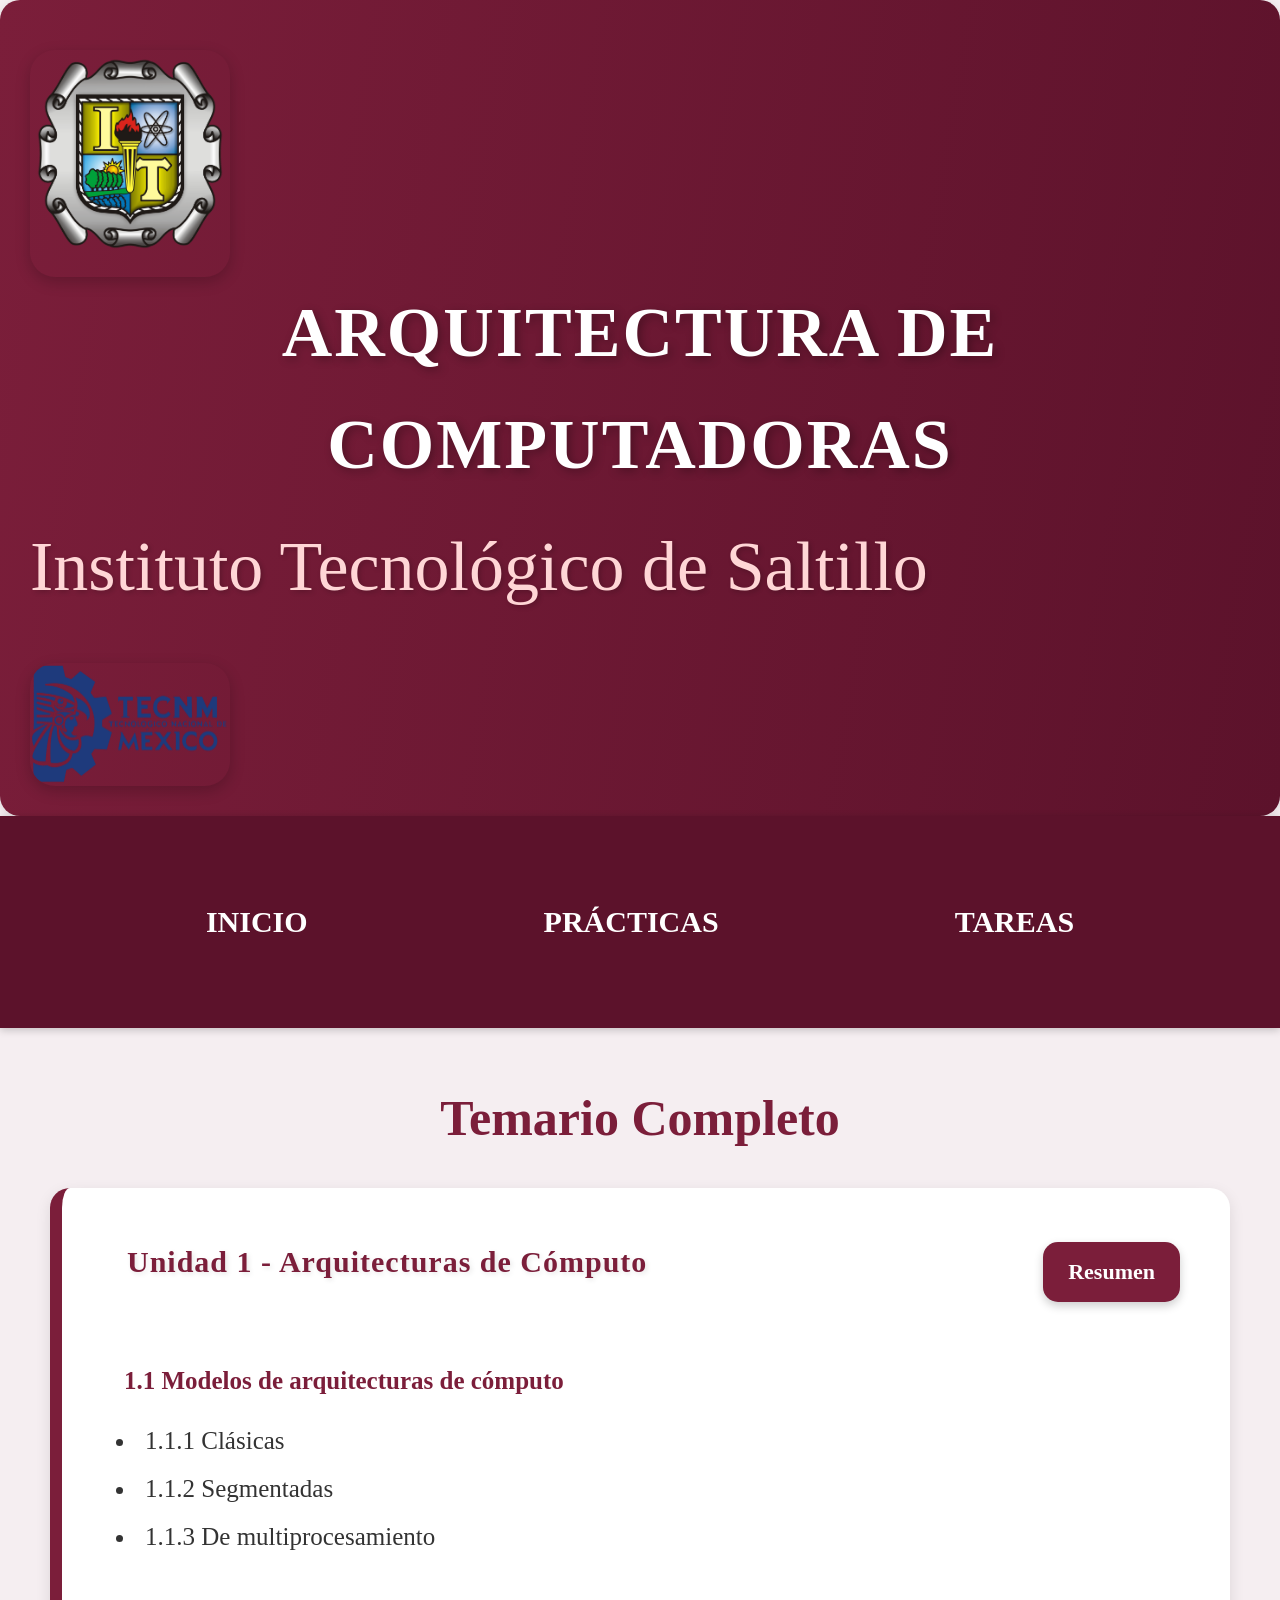
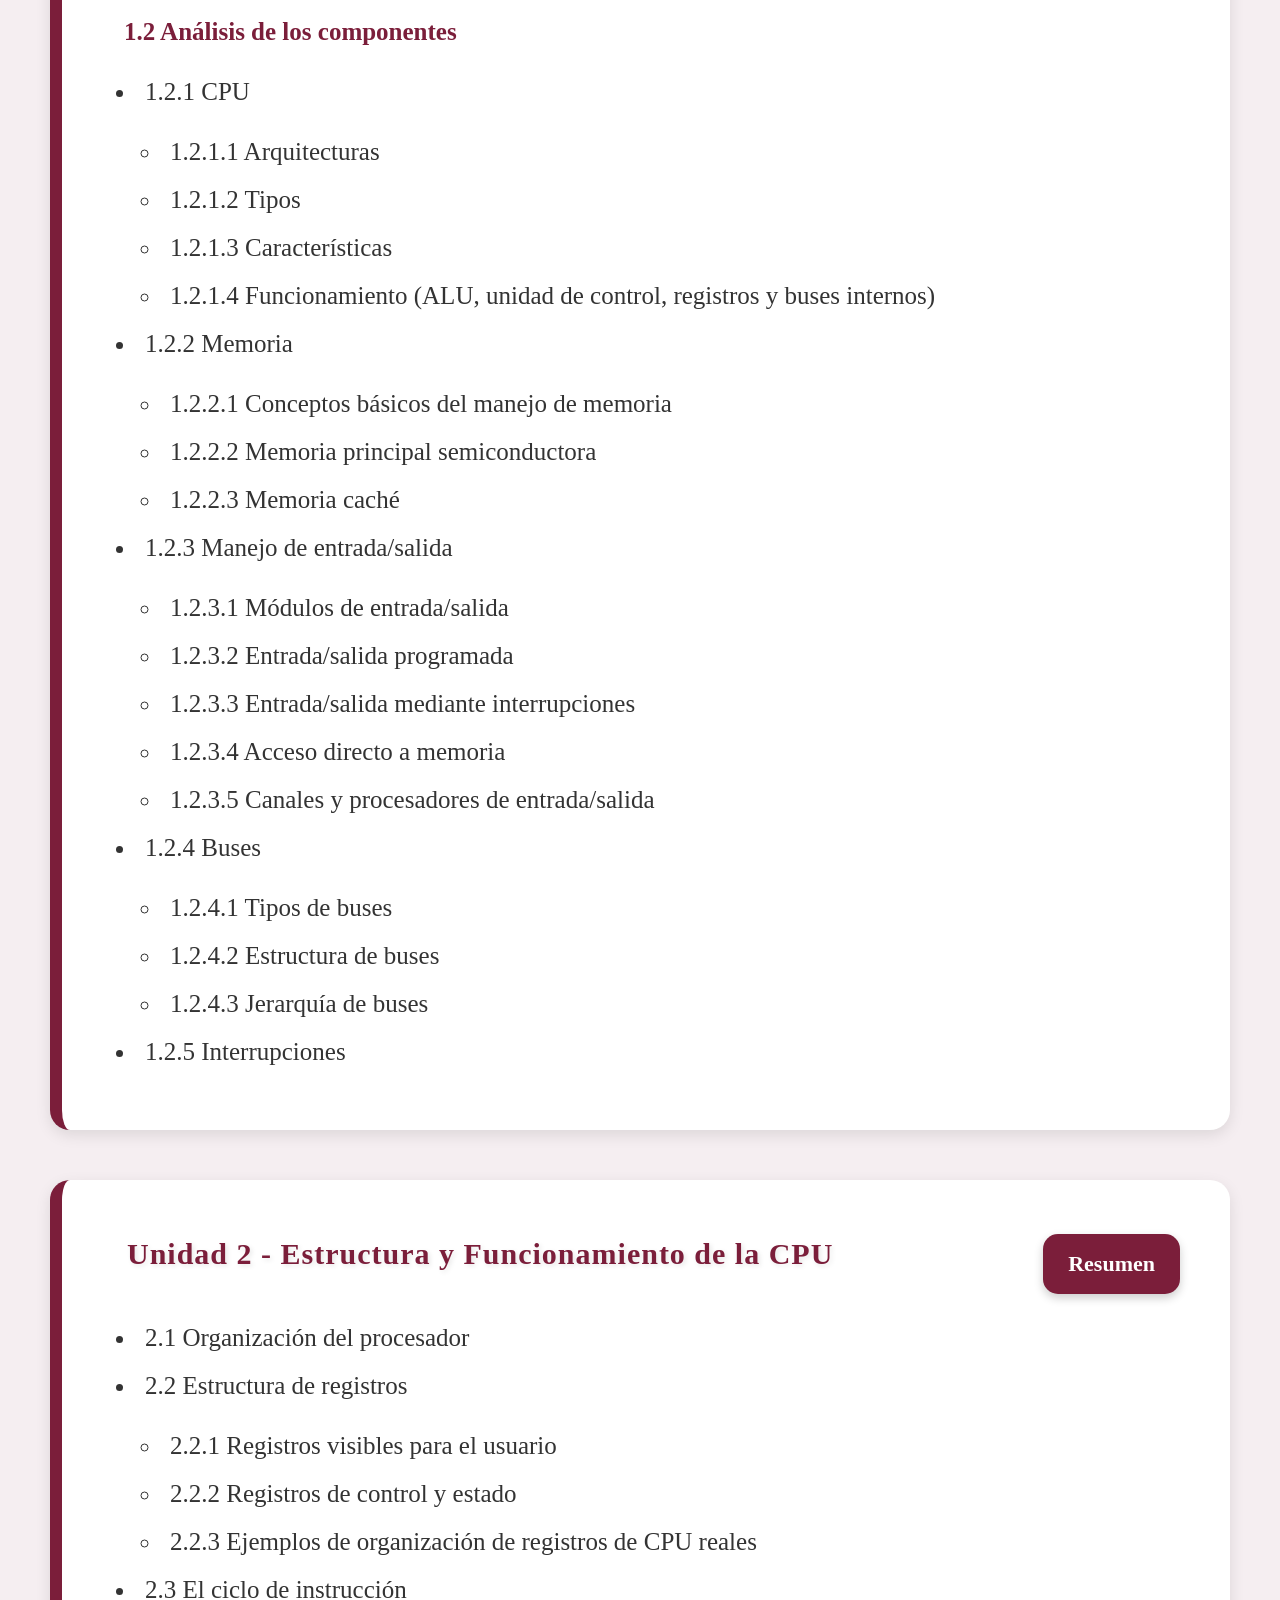
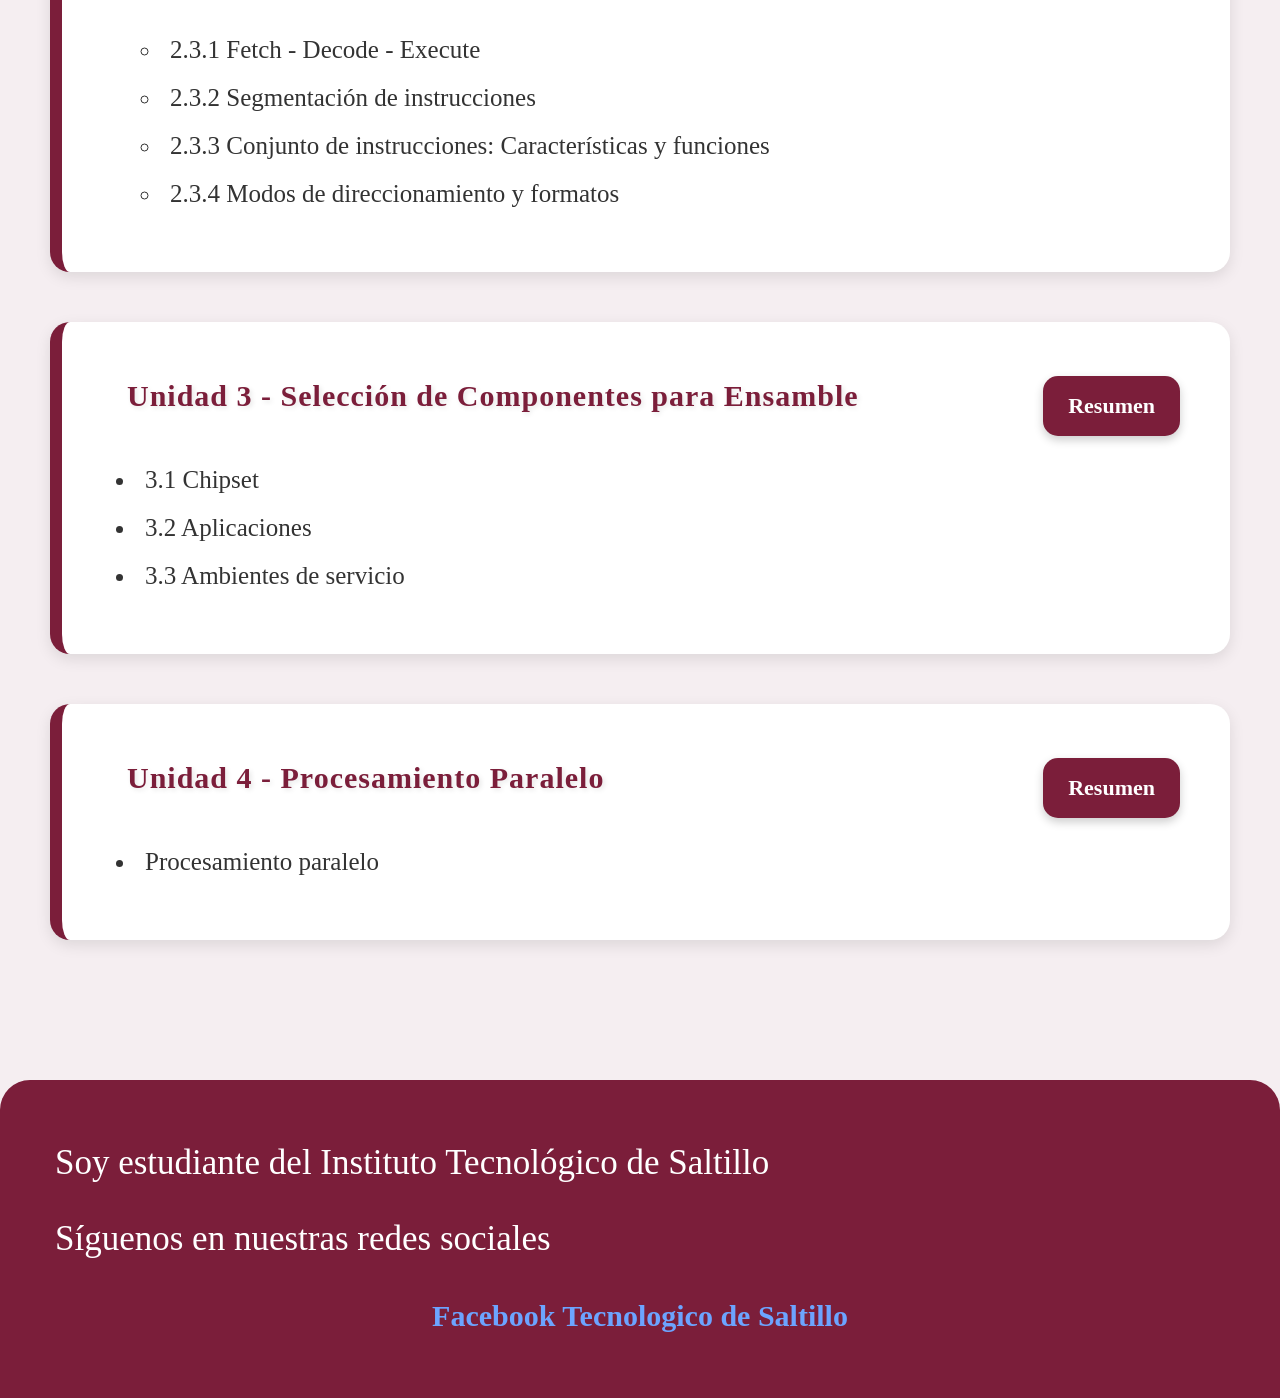
<file: index.html>
<!DOCTYPE html>
<html lang="es">

<head>

<meta charset="UTF-8">
<meta name="viewport" content="width=device-width, initial-scale=1.0">

<!-- Solución al error de Content-Security-Policy (CSP) -->
<meta http-equiv="Content-Security-Policy" content="default-src 'self'; img-src 'self' data: https:; style-src 'self' 'unsafe-inline';">

<title>Arquitectura de Computadoras</title>

<link rel="stylesheet" href="estilos.css">

<style>

/* GENERAL */

*{
    margin:0;
    padding:0;
    box-sizing:border-box;
    font-family:'Times New Roman', Times, serif, Helvetica, sans-serif;
}

body{
    background:#f5eef1;
    color:#333;
}

/* HEADER */

.header{
    background:linear-gradient(100deg,#7b1e3a,#5c122b);
    display:flex;
    justify-content:space-between;
    align-items:center;
    padding:30px;
    border-radius:20px;
    box-shadow:0px 2px 10px rgba(0,0,0,0.1);
}

.logo{
    width:200px;
}

.titulo{
    text-align:center;
}

.titulo h1{
    color:white;
    font-size:70px;
}

.titulo p{
    color:#ffd6d6;
    font-size:70px;
    margin-top:8px;
}

/* MENÚ */

nav{
    background:#5c122b;
    display:flex;
    justify-content:center;
    gap:100px;
    padding:20px;
    box-shadow:0px 2px 8px rgba(0,0,0,0.2);
}

nav a{
    color:white;
    text-decoration:none;
    font-size:30px;
    font-weight:bold;
    transition:0.3s;
}

nav a:hover{
    color:#ffd6e0;
    transform:scale(1.2);
}

/* SECCIONES */

section{
    padding:50px;
}

/* TITULOS */

.seccion-titulo{
    color:#7b1e3a;
    font-size:50px;
    margin-bottom:30px;
    text-align:center;
}

/* TARJETAS */

.card{
    background:white;
    border-radius:20px;
    padding:50px;
    margin-bottom:50px;
    box-shadow:0px 5px 15px rgba(0,0,0,0.1);
    transition:0.3s;
}

.card:hover{
    transform:translateY(-5px);
}

/* ENCABEZADO DE UNIDAD */

.encabezado-unidad{
    display:flex;
    justify-content:space-between;
    align-items:center;
    flex-wrap:wrap;
    gap:20px;
    margin-bottom:20px;
}

/* TITULOS DE UNIDAD */

.card h2{
    color:#7b1e3a;
    font-size:30px;
}

/* BOTÓN RESUMEN */

.btn-resumen{
    background:#7b1e3a;
    color:white;
    text-decoration:none;
    padding:12px 25px;
    border-radius:15px;
    font-size:22px;
    font-weight:bold;
    transition:0.3s;
    box-shadow:0px 4px 10px rgba(0,0,0,0.2);
}

/* EFECTO BOTÓN */

.btn-resumen:hover{
    background:#5c122b;
    transform:scale(1.05);
}

/* SUBTÍTULOS */

.card h3{
    color:#7b1e3a;
    margin-top:55px;
    font-size:25px;
}

.card ul{
    margin-left:25px;
    margin-top:20px;
    font-size:25px;
}

.card li{
    margin-bottom:8px;
}

/* FOOTER */

footer{
    background:#7b1e3a;
    color:white;
    text-align:center;
    padding:55px;
    margin-top:40px;
}

footer a{
    color:#6ca4ff;
    text-decoration:none;
}

</style>

</head>

<body>

<!-- HEADER -->

<header class="header">

<img src="imagenes/its.png" class="logo" alt="Logo ITS">

<div class="titulo">

<h1>
ARQUITECTURA DE COMPUTADORAS
</h1>

<p>
Instituto Tecnológico de Saltillo
</p>

</div>

<img src="imagenes/Logo-Tec.png" class="logo" alt="Logo Tec">

</header>

<!-- MENÚ -->

<nav>

<a href="index.html">
INICIO
</a>

<a href="Practicas.html">
PRÁCTICAS       
</a>

<a href="Tareas.html">
TAREAS
</a>    

</nav>

<!-- TEMARIO -->

<section>

<h1 class="seccion-titulo">
Temario Completo
</h1>

<!-- UNIDAD 1 -->

<div class="card">

<div class="encabezado-unidad">

<h2>
Unidad 1 - Arquitecturas de Cómputo
</h2>

<a href="ResumenU1.html" class="btn-resumen">
Resumen
</a>

</div>

<h3>
1.1 Modelos de arquitecturas de cómputo
</h3>

<ul>

<li>1.1.1 Clásicas</li>

<li>1.1.2 Segmentadas</li>

<li>1.1.3 De multiprocesamiento</li>

</ul>

<h3>
1.2 Análisis de los componentes
</h3>

<ul>

<li>1.2.1 CPU</li>

<ul>

<li>1.2.1.1 Arquitecturas</li>

<li>1.2.1.2 Tipos</li>

<li>1.2.1.3 Características</li>

<li>
1.2.1.4 Funcionamiento
(ALU, unidad de control, registros y buses internos)
</li>

</ul>

<li>1.2.2 Memoria</li>

<ul>

<li>
1.2.2.1 Conceptos básicos del manejo de memoria
</li>

<li>
1.2.2.2 Memoria principal semiconductora
</li>

<li>1.2.2.3 Memoria caché</li>

</ul>

<li>
1.2.3 Manejo de entrada/salida
</li>

<ul>

<li>1.2.3.1 Módulos de entrada/salida</li>

<li>1.2.3.2 Entrada/salida programada</li>

<li>
1.2.3.3 Entrada/salida mediante interrupciones
</li>

<li>
1.2.3.4 Acceso directo a memoria
</li>

<li>
1.2.3.5 Canales y procesadores de entrada/salida
</li>

</ul>

<li>1.2.4 Buses</li>

<ul>

<li>1.2.4.1 Tipos de buses</li>

<li>1.2.4.2 Estructura de buses</li>

<li>1.2.4.3 Jerarquía de buses</li>

</ul>

<li>1.2.5 Interrupciones</li>

</ul>

</div>

<!-- UNIDAD 2 -->

<div class="card">

<div class="encabezado-unidad">

<h2>
Unidad 2 - Estructura y Funcionamiento de la CPU
</h2>

<a href="ResumenU2.html" class="btn-resumen">
Resumen
</a>

</div>

<ul>

<li>2.1 Organización del procesador</li>

<li>2.2 Estructura de registros</li>

<ul>

<li>2.2.1 Registros visibles para el usuario</li>

<li>2.2.2 Registros de control y estado</li>

<li>
2.2.3 Ejemplos de organización de registros de CPU reales
</li>

</ul>

<li>2.3 El ciclo de instrucción</li>

<ul>

<li>2.3.1 Fetch - Decode - Execute</li>

<li>2.3.2 Segmentación de instrucciones</li>

<li>
2.3.3 Conjunto de instrucciones:
Características y funciones
</li>

<li>
2.3.4 Modos de direccionamiento y formatos
</li>

</ul>

</ul>

</div>

<!-- UNIDAD 3 -->

<div class="card">

<div class="encabezado-unidad">

<h2>
Unidad 3 - Selección de Componentes para Ensamble
</h2>

<a href="ResumenU3.html" class="btn-resumen">
Resumen
</a>

</div>

<ul>

<li>3.1 Chipset</li>

<li>3.2 Aplicaciones</li>

<li>3.3 Ambientes de servicio</li>

</ul>

</div>

<!-- UNIDAD 4 -->

<div class="card">

<div class="encabezado-unidad">

<h2>
Unidad 4 - Procesamiento Paralelo
</h2>

<a href="ResumenU4.html" class="btn-resumen">
Resumen
</a>

</div>

<ul>

<li>Procesamiento paralelo</li>

</ul>

</div>

</section>

<!-- FOOTER -->

<footer>

<p>
Soy estudiante del Instituto Tecnológico de Saltillo
</p>

<p>
Síguenos en nuestras redes sociales
</p>

<a href="https://www.facebook.com/TecNMcampusSaltillo"> 
Facebook Tecnologico de Saltillo 
</a>

</footer>

</body>
</html>
</file>
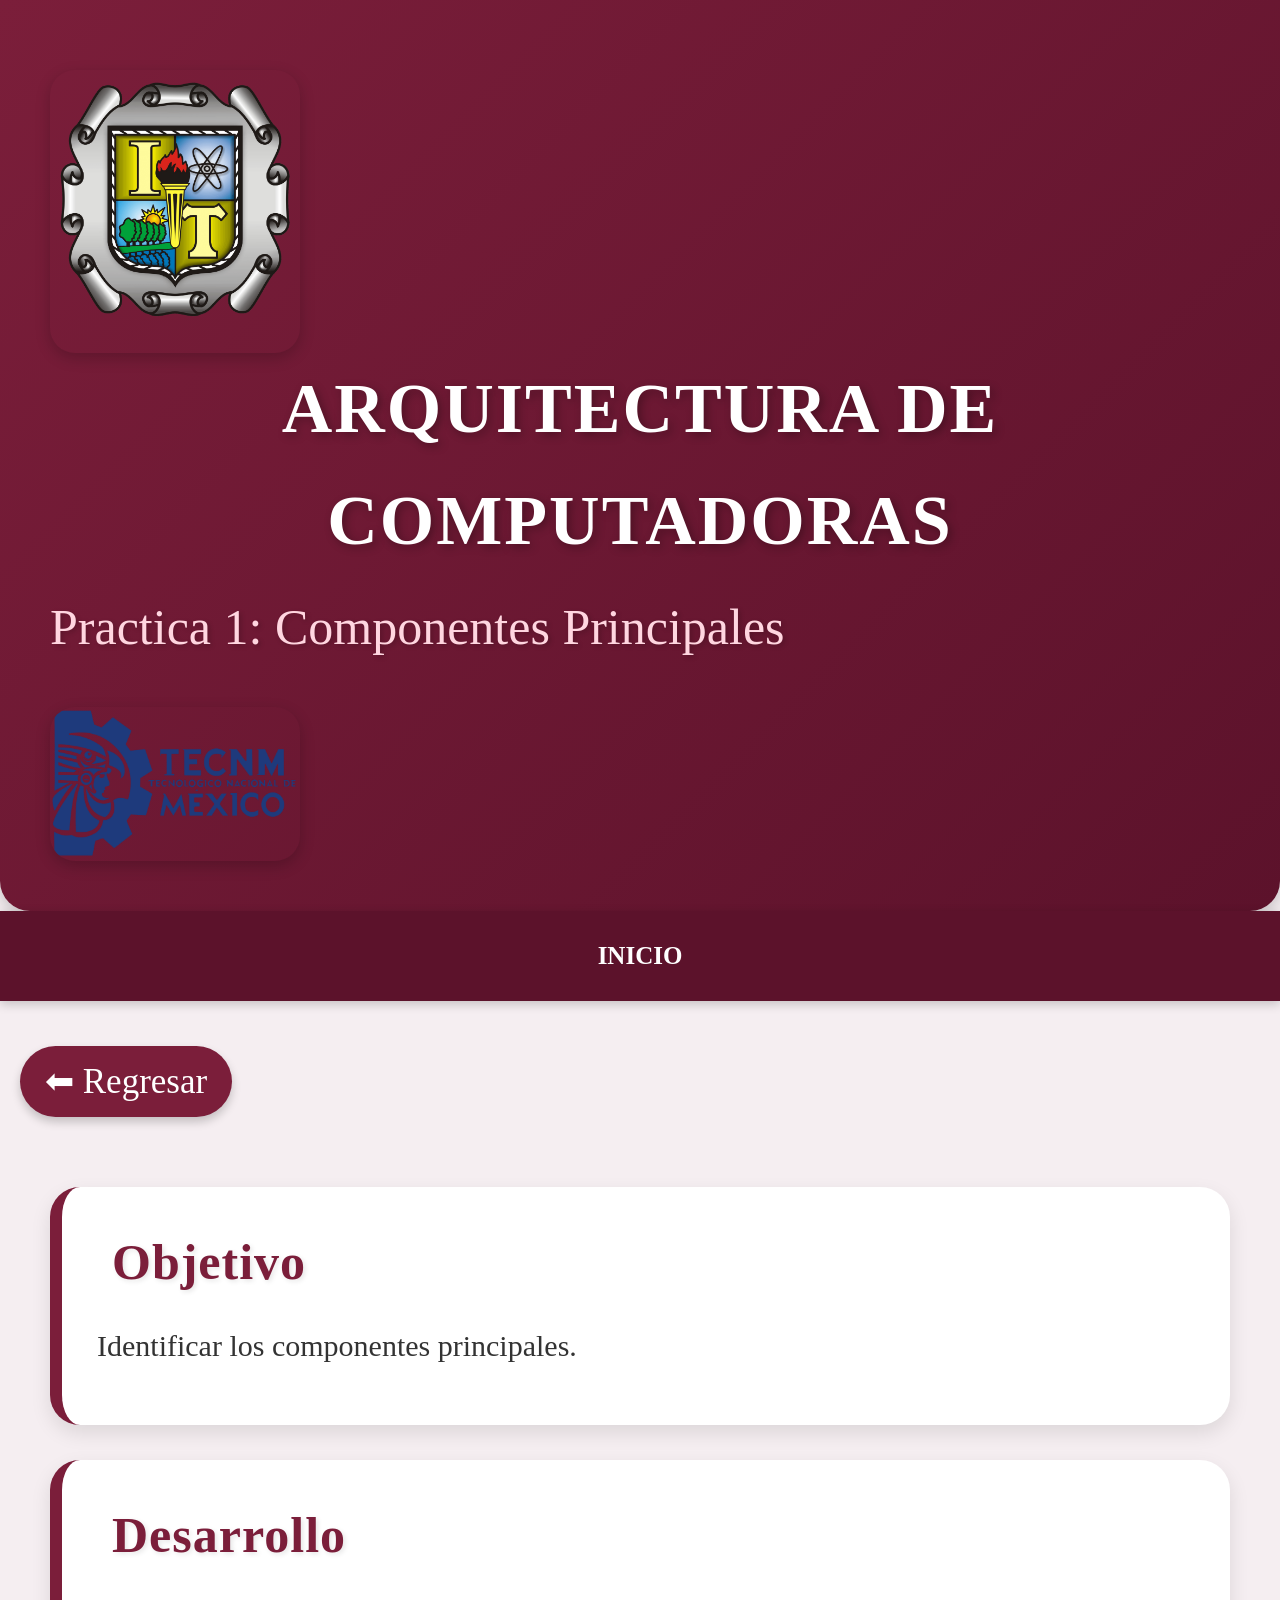
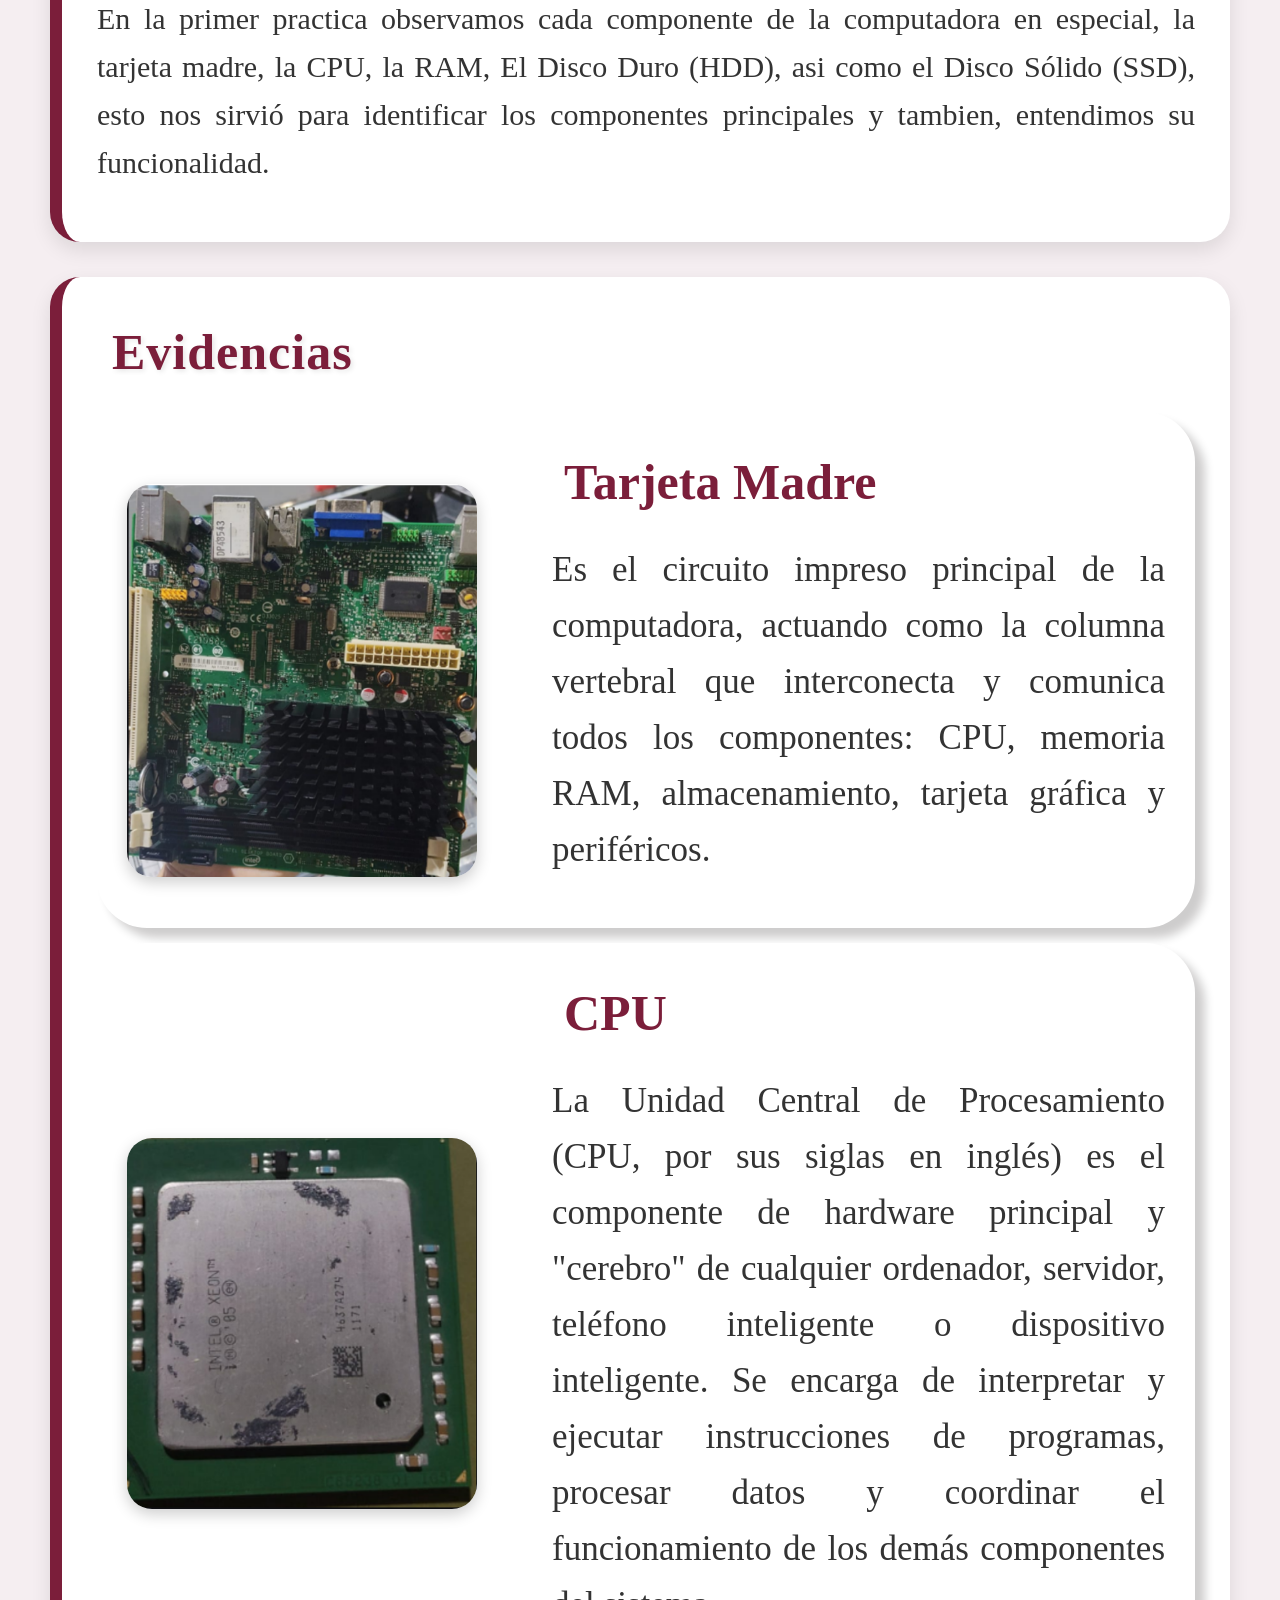
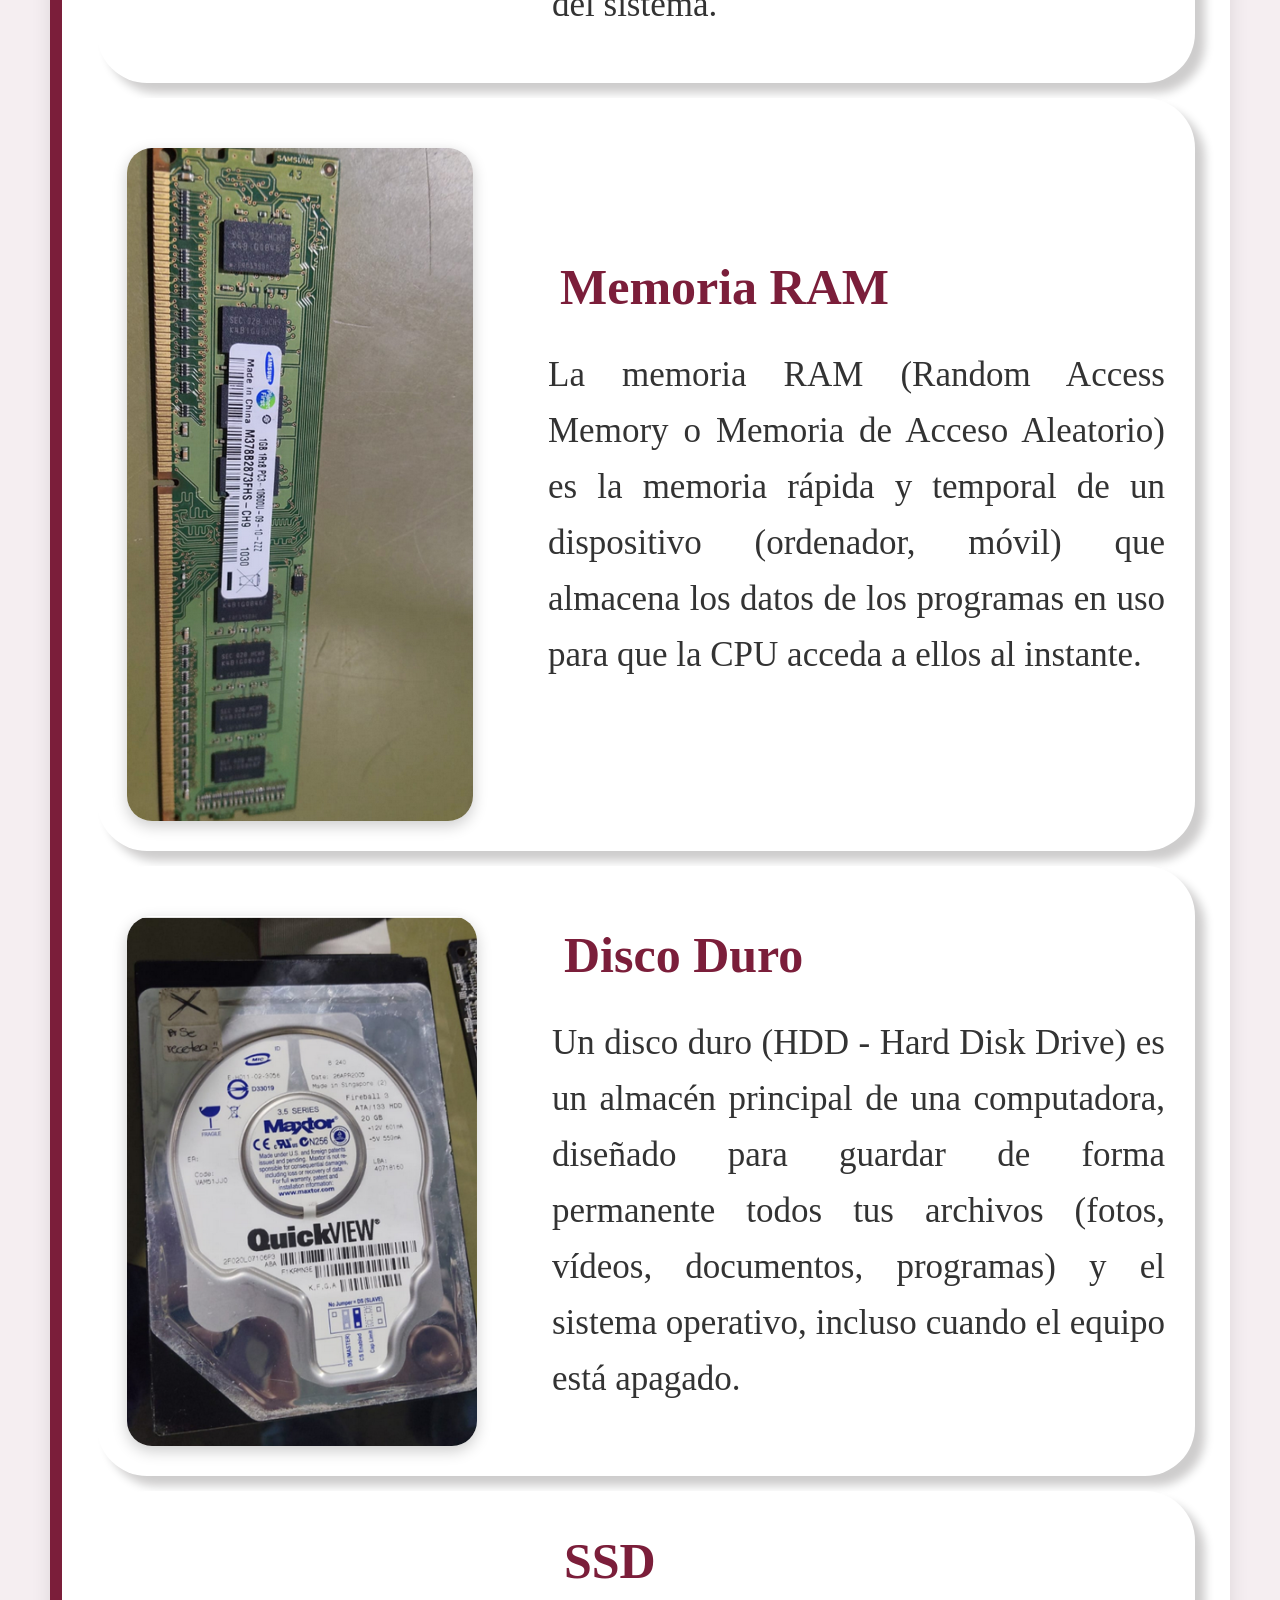
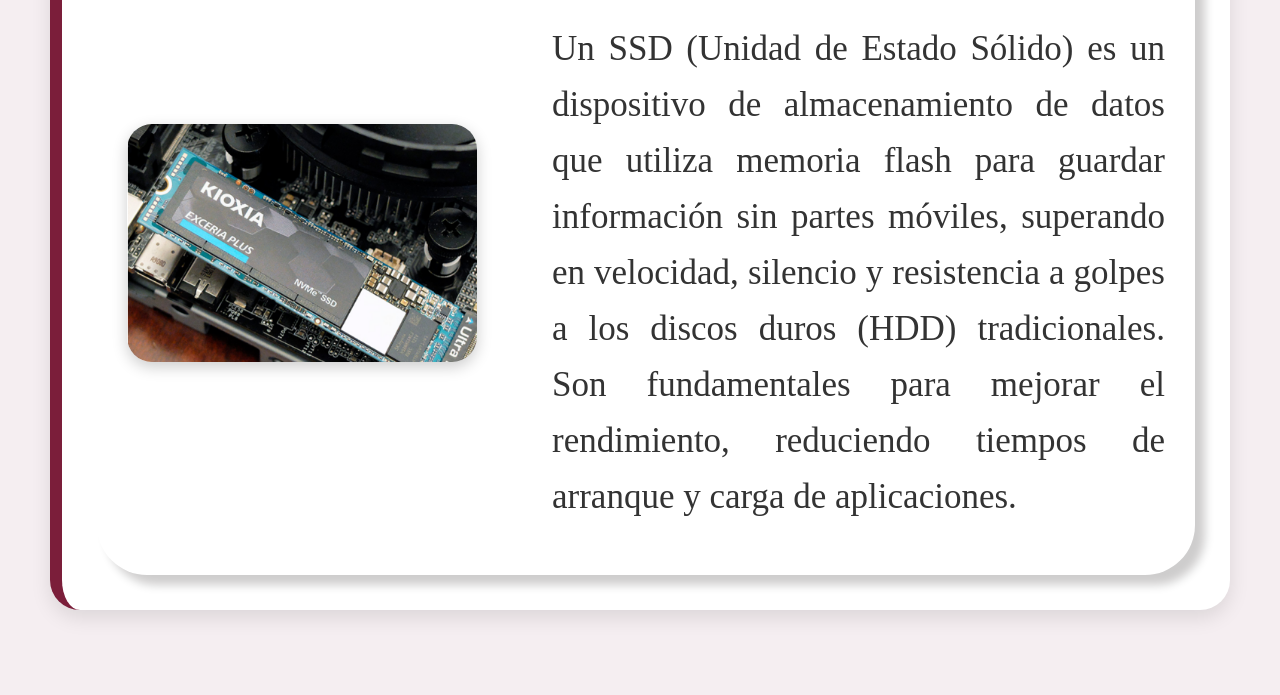
<file: Practica1.html>
<!DOCTYPE html>
<html lang="es">

<head>
<meta charset="UTF-8">
<meta name="viewport" content="width=device-width, initial-scale=1.0">

<meta http-equiv="Content-Security-Policy" content="default-src 'self'; img-src 'self' data: https:; style-src 'self' 'unsafe-inline';">

<title>Práctica 1</title>

<link rel="stylesheet" href="estilos.css">

</head>

<body>

<header class="header">

<img src="imagenes/its.png" class="logo" alt="Logo ITS">

<div class="titulo">
<h1 style="color:white;">ARQUITECTURA DE COMPUTADORAS</h1>
<p>Practica 1: Componentes Principales</p>
</div>

<img src="imagenes/Logo-Tec.png" class="logo" alt="Logo Tec">

</header>

<nav>

<a href="index.html">INICIO</a>

</nav>
<div style="padding:20px;">

<a href="Practicas.html">

<button>
⬅ Regresar
</button>

</a>

</div>

<section>

<div class="card">

<h2>Objetivo</h2>

<p>
    Identificar los componentes principales.
</p>

</div>

<div class="card">

<h2>Desarrollo</h2>

<p>
En la primer practica observamos cada componente de la computadora en especial, la tarjeta madre,
la CPU, la RAM, El Disco Duro (HDD), asi como el Disco Sólido (SSD), esto nos sirvió para identificar
los componentes principales y tambien, entendimos su funcionalidad.
</p>

</div>

<div class="card">

<h2>
Evidencias
</h2>

<div class="evidencia">

<img src="imagenes/1.png" class="foto" alt="Tarjeta Madre">

<div class="descripcion">

<h3>
Tarjeta Madre
</h3>

<p>
Es el circuito impreso principal
de la computadora, actuando
como la columna vertebral que
interconecta y comunica todos
los componentes: CPU, memoria
RAM, almacenamiento, tarjeta
gráfica y periféricos.
</p>

</div>

</div>

<div class="evidencia">

<img src="imagenes/2.png" class="foto" alt="CPU">

<div class="descripcion">

<h3>
CPU
</h3>

<p>
La Unidad Central de Procesamiento (CPU,
por sus siglas en inglés) es el componente de
hardware principal y "cerebro" de cualquier
ordenador, servidor, teléfono inteligente o
dispositivo inteligente. Se encarga de
interpretar y ejecutar instrucciones de
programas, procesar datos y coordinar el
funcionamiento de los demás componentes
del sistema.
</p>

</div>

</div>

<div class="evidencia">

<img src="imagenes/3.png" class="foto" alt="Memoria RAM">

<div class="descripcion">

<h3>
Memoria RAM
</h3>

<p>
La memoria RAM (Random Access
Memory o Memoria de Acceso
Aleatorio) es la memoria rápida y
temporal de un dispositivo
(ordenador, móvil) que almacena los
datos de los programas en uso para
que la CPU acceda a ellos al instante.
</p>

</div>

</div>

<div class="evidencia">

<img src="imagenes/4.png" class="foto" alt="Disco Duro">

<div class="descripcion">

<h3>
Disco Duro
</h3>

<p>
Un disco duro (HDD - Hard Disk Drive)
es un almacén principal de una
computadora, diseñado para guardar de
forma permanente todos tus archivos
(fotos, vídeos, documentos, programas)
y el sistema operativo, incluso cuando el
equipo está apagado.
</p>
</div>
</div>

<div class="evidencia">

<img src="imagenes/5.png" class="foto" alt="SSD">

<div class="descripcion">

<h3>
SSD
</h3>

<p>
Un SSD (Unidad de Estado Sólido) es un
dispositivo de almacenamiento de datos que
utiliza memoria flash para guardar
información sin partes móviles, superando
en velocidad, silencio y resistencia a golpes a
los discos duros (HDD) tradicionales. Son
fundamentales para mejorar el rendimiento,
reduciendo tiempos de arranque y carga de
aplicaciones.
</p>
</div>
</div>

</div> </section>

<style>

/* EVIDENCIAS */

.evidencia{
    display:flex;
    align-items:center;
    gap:75px;
    background:white;
    padding:30px;
    border-radius:50px;
    margin-top:15px;
    box-shadow:10px 10px 10px rgba(10,5,5,0.2);
}

.foto{
    width:350px;
    border-radius:25px;
}

.descripcion h3{
    color:#7b1e3a;
    margin-bottom:20px;
    font-size:50px;
}

.descripcion p{
    font-size:35px;
    line-height:1.6;
}

</style>

</body>
</html>
</file>
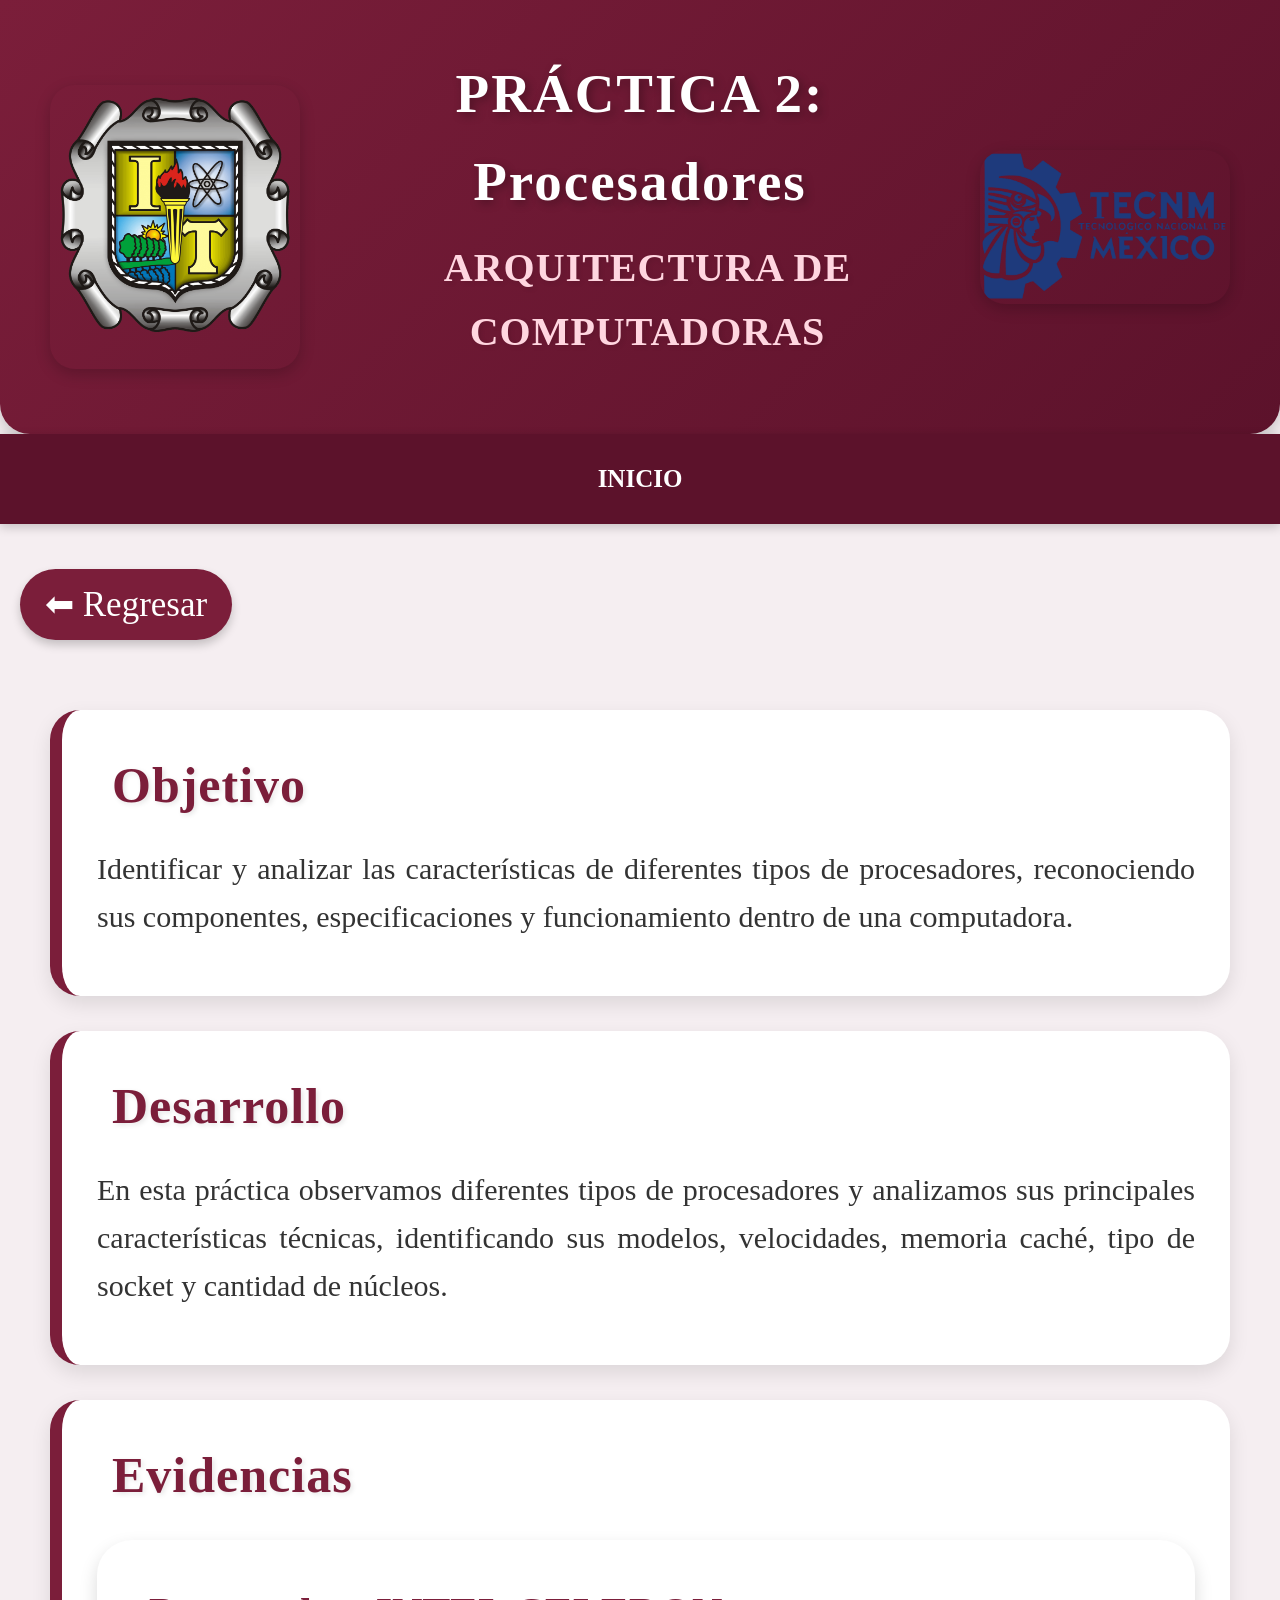
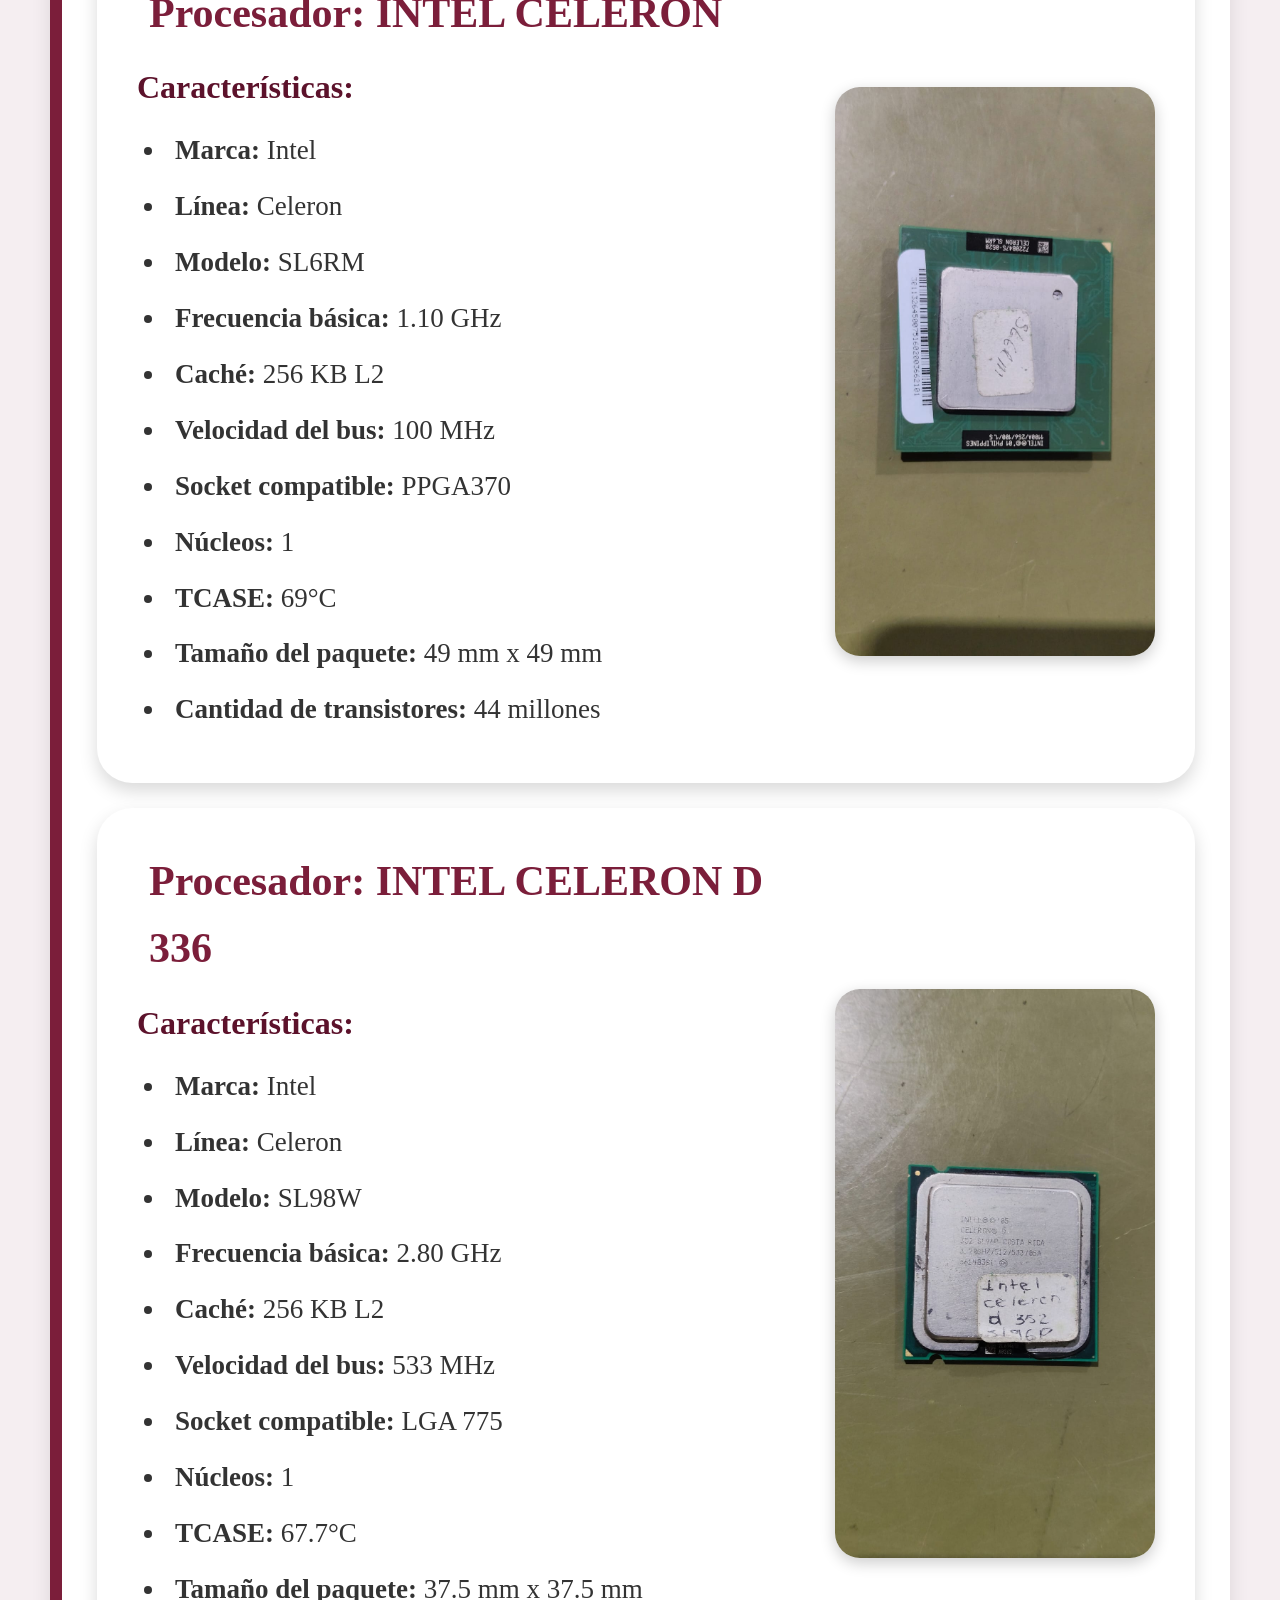
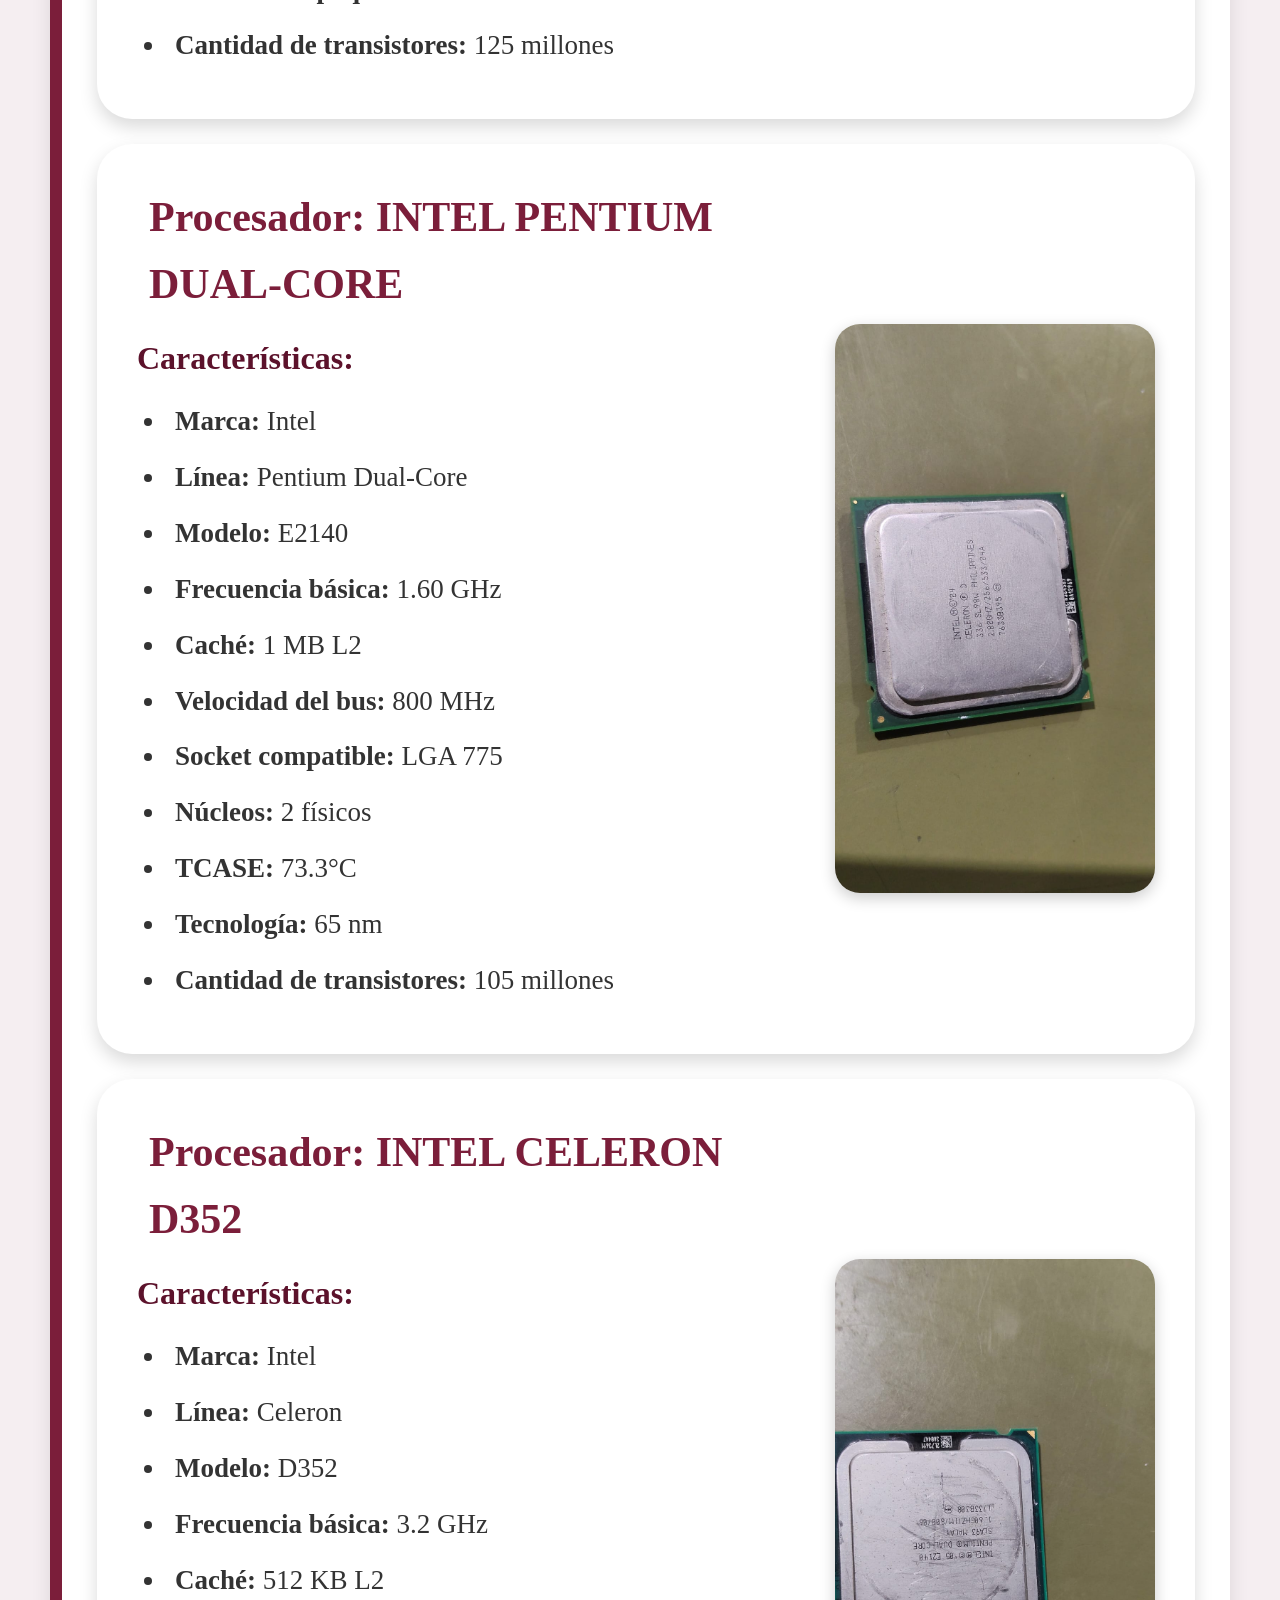
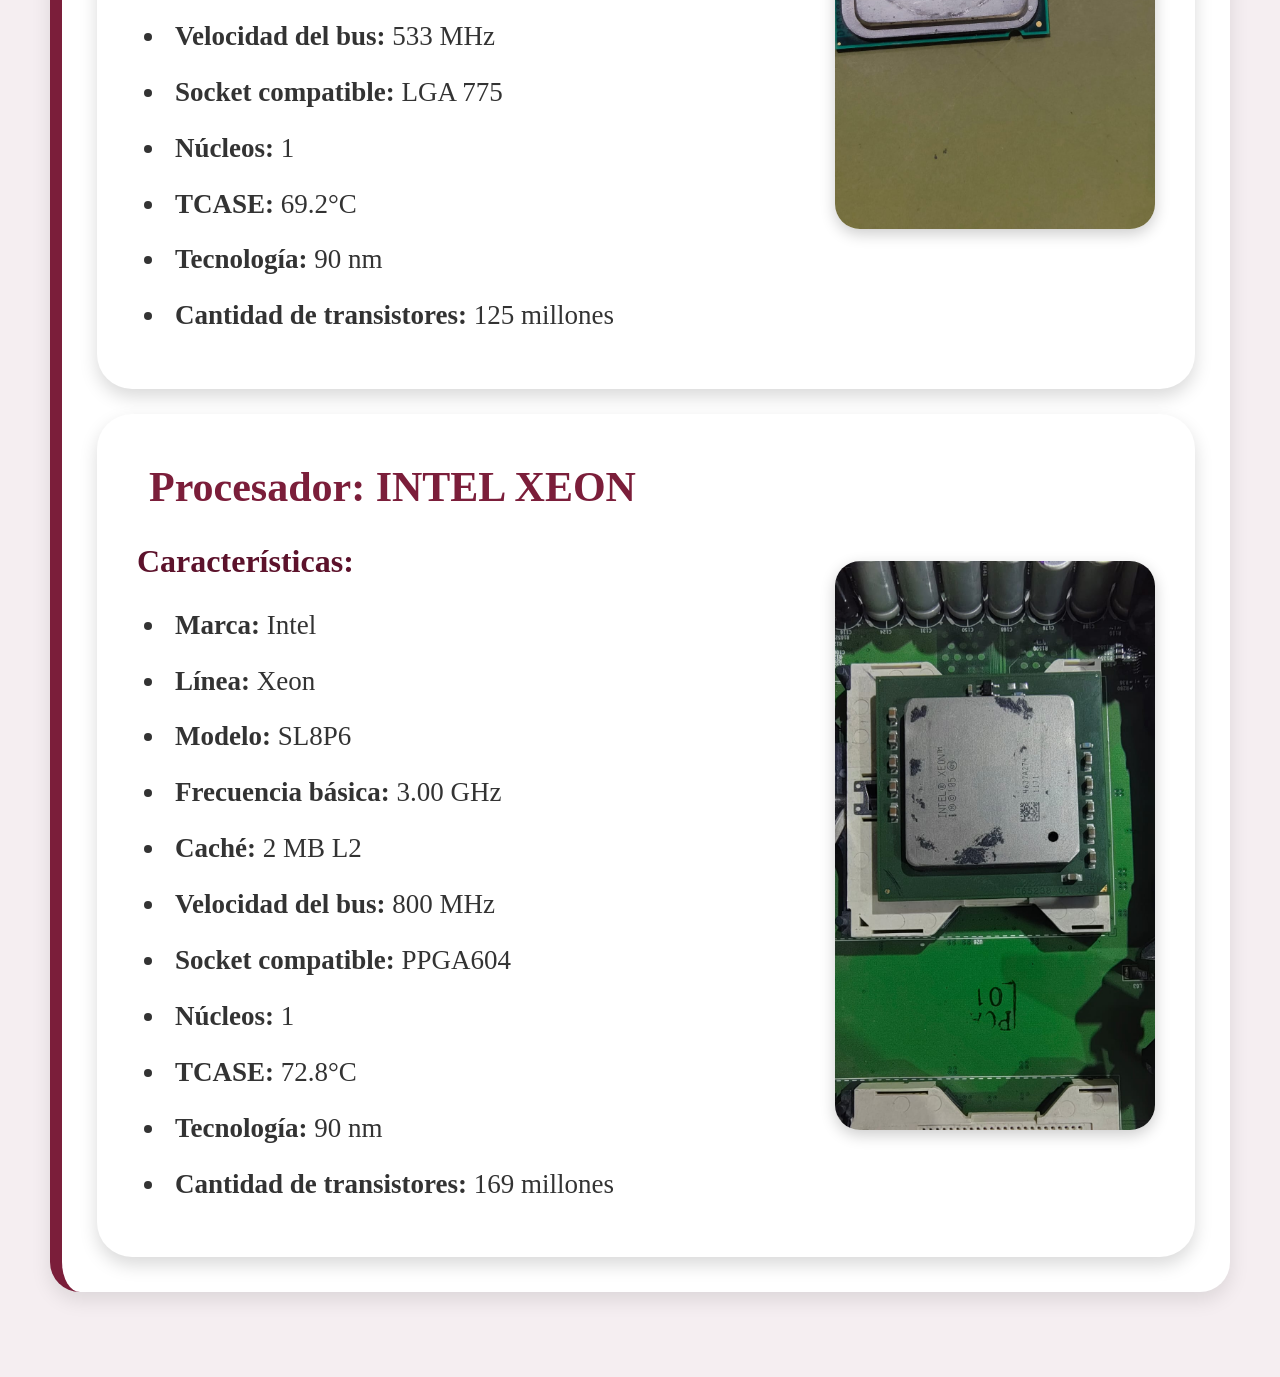
<file: Practica2.html>
<!DOCTYPE html>
<html lang="es">

<head>

<meta charset="UTF-8">
<meta name="viewport" content="width=device-width, initial-scale=1.0">

<meta http-equiv="Content-Security-Policy" content="default-src 'self'; img-src 'self' data: https:; style-src 'self' 'unsafe-inline';">

<title>Práctica 2</title>

<link rel="stylesheet" href="estilos.css">

</head>

<body>

<header class="header">

<img src="imagenes/its.png" class="logo" alt="Logo ITS">

<div class="titulo">

<h1>
PRÁCTICA 2: Procesadores
</h1>

<h2 class="materia">
ARQUITECTURA DE COMPUTADORAS
</h2>

<p>

</p>

</div>

<img src="imagenes/Logo-Tec.png" class="logo" alt="Logo Tec">

</header>

<nav>

<a href="index.html">
INICIO
</a>

</nav>

<div style="padding:20px;">

<a href="Practicas.html">

<button>
⬅ Regresar
</button>

</a>

</div>

<section>

<div class="card">

<h2>
Objetivo
</h2>

<p>
Identificar y analizar las características de diferentes tipos de procesadores, reconociendo sus componentes, especificaciones y funcionamiento dentro de una computadora.
</p>

</div>

<div class="card">

<h2>
Desarrollo
</h2>

<p>
En esta práctica observamos diferentes tipos de procesadores y analizamos sus principales características técnicas, identificando sus modelos, velocidades, memoria caché, tipo de socket y cantidad de núcleos.
</p>

</div>

<div class="card">

<h2>
Evidencias
</h2>

<div class="evidencia">

<div class="descripcion">

<h3>
Procesador: INTEL CELERON
</h3>

<h4>
Características:
</h4>

<ul>

<li><strong>Marca:</strong> Intel</li>

<li><strong>Línea:</strong> Celeron</li>

<li><strong>Modelo:</strong> SL6RM</li>

<li><strong>Frecuencia básica:</strong> 1.10 GHz</li>

<li><strong>Caché:</strong> 256 KB L2</li>

<li><strong>Velocidad del bus:</strong> 100 MHz</li>

<li><strong>Socket compatible:</strong> PPGA370</li>

<li><strong>Núcleos:</strong> 1</li>

<li><strong>TCASE:</strong> 69°C</li>

<li><strong>Tamaño del paquete:</strong> 49 mm x 49 mm</li>

<li><strong>Cantidad de transistores:</strong> 44 millones</li>

</ul>

</div>

<img src="imagenes/imagen practica 2.jpeg" class="foto" alt="Intel Celeron SL6RM">

</div>

<div class="evidencia">

<div class="descripcion">

<h3>
Procesador: INTEL CELERON D 336
</h3>

<h4>
Características:
</h4>

<ul>

<li><strong>Marca:</strong> Intel</li>

<li><strong>Línea:</strong> Celeron</li>

<li><strong>Modelo:</strong> SL98W</li>

<li><strong>Frecuencia básica:</strong> 2.80 GHz</li>

<li><strong>Caché:</strong> 256 KB L2</li>

<li><strong>Velocidad del bus:</strong> 533 MHz</li>

<li><strong>Socket compatible:</strong> LGA 775</li>

<li><strong>Núcleos:</strong> 1</li>

<li><strong>TCASE:</strong> 67.7°C</li>

<li><strong>Tamaño del paquete:</strong> 37.5 mm x 37.5 mm</li>

<li><strong>Cantidad de transistores:</strong> 125 millones</li>

</ul>

</div>

<img src="imagenes/imagen 2 practica 2.jpeg" class="foto" alt="Intel Celeron D 336">

</div>

<div class="evidencia">

<div class="descripcion">

<h3>
Procesador: INTEL PENTIUM DUAL-CORE
</h3>

<h4>
Características:
</h4>

<ul>

<li><strong>Marca:</strong> Intel</li>

<li><strong>Línea:</strong> Pentium Dual-Core</li>

<li><strong>Modelo:</strong> E2140</li>

<li><strong>Frecuencia básica:</strong> 1.60 GHz</li>

<li><strong>Caché:</strong> 1 MB L2</li>

<li><strong>Velocidad del bus:</strong> 800 MHz</li>

<li><strong>Socket compatible:</strong> LGA 775</li>

<li><strong>Núcleos:</strong> 2 físicos</li>

<li><strong>TCASE:</strong> 73.3°C</li>

<li><strong>Tecnología:</strong> 65 nm</li>

<li><strong>Cantidad de transistores:</strong> 105 millones</li>

</ul>

</div>

<img src="imagenes/imagen 3 practica 2.jpeg" class="foto" alt="Intel Pentium Dual-Core E2140">

</div>

<div class="evidencia">

<div class="descripcion">

<h3>
Procesador: INTEL CELERON D352
</h3>

<h4>
Características:
</h4>

<ul>

<li><strong>Marca:</strong> Intel</li>

<li><strong>Línea:</strong> Celeron</li>

<li><strong>Modelo:</strong> D352</li>

<li><strong>Frecuencia básica:</strong> 3.2 GHz</li>

<li><strong>Caché:</strong> 512 KB L2</li>

<li><strong>Velocidad del bus:</strong> 533 MHz</li>

<li><strong>Socket compatible:</strong> LGA 775</li>

<li><strong>Núcleos:</strong> 1</li>

<li><strong>TCASE:</strong> 69.2°C</li>

<li><strong>Tecnología:</strong> 90 nm</li>

<li><strong>Cantidad de transistores:</strong> 125 millones</li>

</ul>

</div>

<img src="imagenes/imagen 4 practica 2.jpeg" class="foto" alt="Intel Celeron D352">

</div>

<div class="evidencia">

<div class="descripcion">

<h3>
Procesador: INTEL XEON
</h3>

<h4>
Características:
</h4>

<ul>

<li><strong>Marca:</strong> Intel</li>

<li><strong>Línea:</strong> Xeon</li>

<li><strong>Modelo:</strong> SL8P6</li>

<li><strong>Frecuencia básica:</strong> 3.00 GHz</li>

<li><strong>Caché:</strong> 2 MB L2</li>

<li><strong>Velocidad del bus:</strong> 800 MHz</li>

<li><strong>Socket compatible:</strong> PPGA604</li>

<li><strong>Núcleos:</strong> 1</li>

<li><strong>TCASE:</strong> 72.8°C</li>

<li><strong>Tecnología:</strong> 90 nm</li>

<li><strong>Cantidad de transistores:</strong> 169 millones</li>

</ul>

</div>

<img src="imagenes/imagen 5 practica 2.jpeg" class="foto" alt="Intel Xeon SL8P6">

</div>

</div>

</section>

<style>

/* TITULO */

.titulo{
    text-align:center;
    flex:1;
    font-size:65px;
}

.titulo h1{
    color:white;
    font-size:55px;
    margin-bottom:10px;
}

.materia{
    color:#ffd6e0;
    font-size:40px;
    margin-bottom:10px;
}

.titulo p{
    color:white;
    font-size:30px;
}

/* EVIDENCIAS */

.evidencia{
    display:flex;
    justify-content:space-between;
    align-items:center;
    gap:50px;

    background:white;
    padding:40px;
    border-radius:35px;
    margin-top:25px;

    box-shadow:0px 8px 18px rgba(0,0,0,0.15);
}

/* IMAGEN */

.foto{
    width:320px;
    border-radius:25px;
}

/* DESCRIPCION */

.descripcion{
    flex:1;
}

/* TITULOS */

.descripcion h3{
    color:#7b1e3a;
    font-size:42px;
    margin-bottom:15px;
}

.descripcion h4{
    color:#5c122b;
    font-size:32px;
    margin-bottom:15px;
}

/* LISTAS */

.descripcion ul{
    margin-left:30px;
    font-size:27px;
    line-height:1.7;
}

.descripcion li{
    margin-bottom:10px;
}

</style>

</body>

</html>
</file>
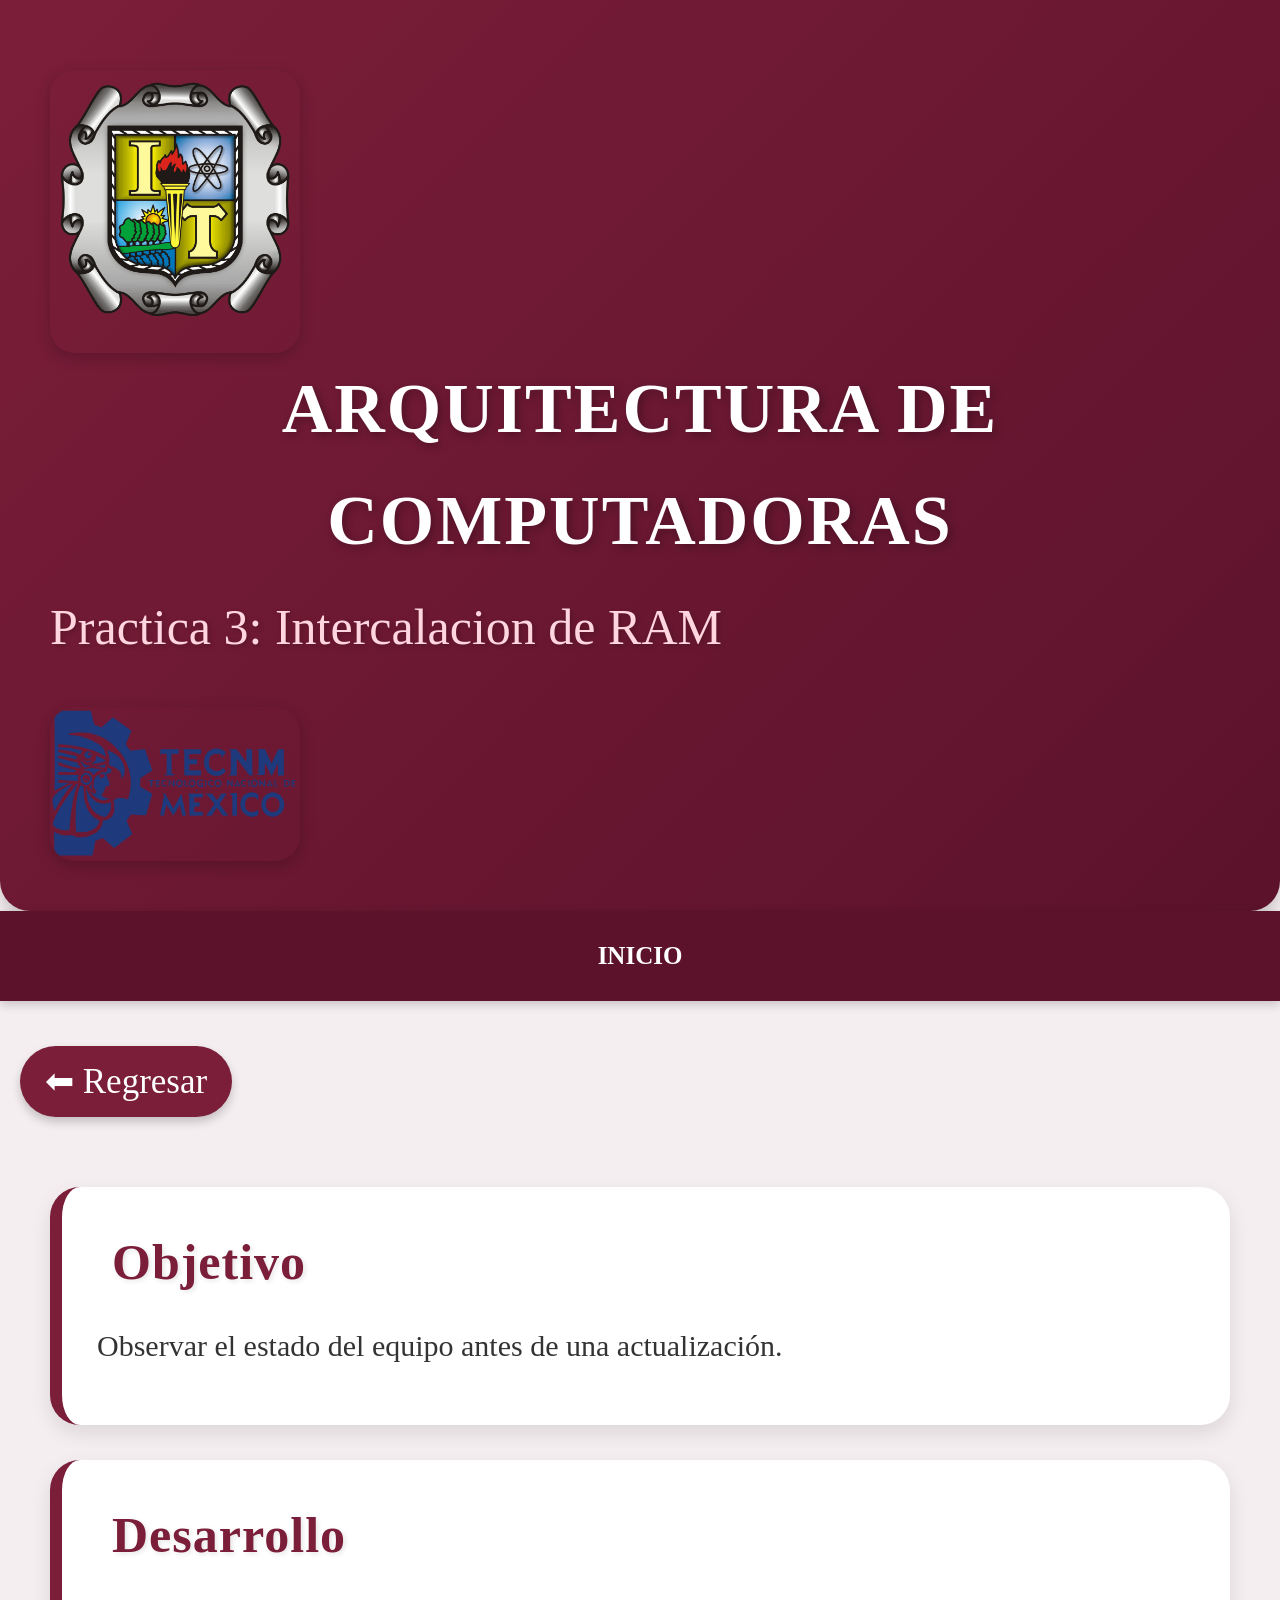
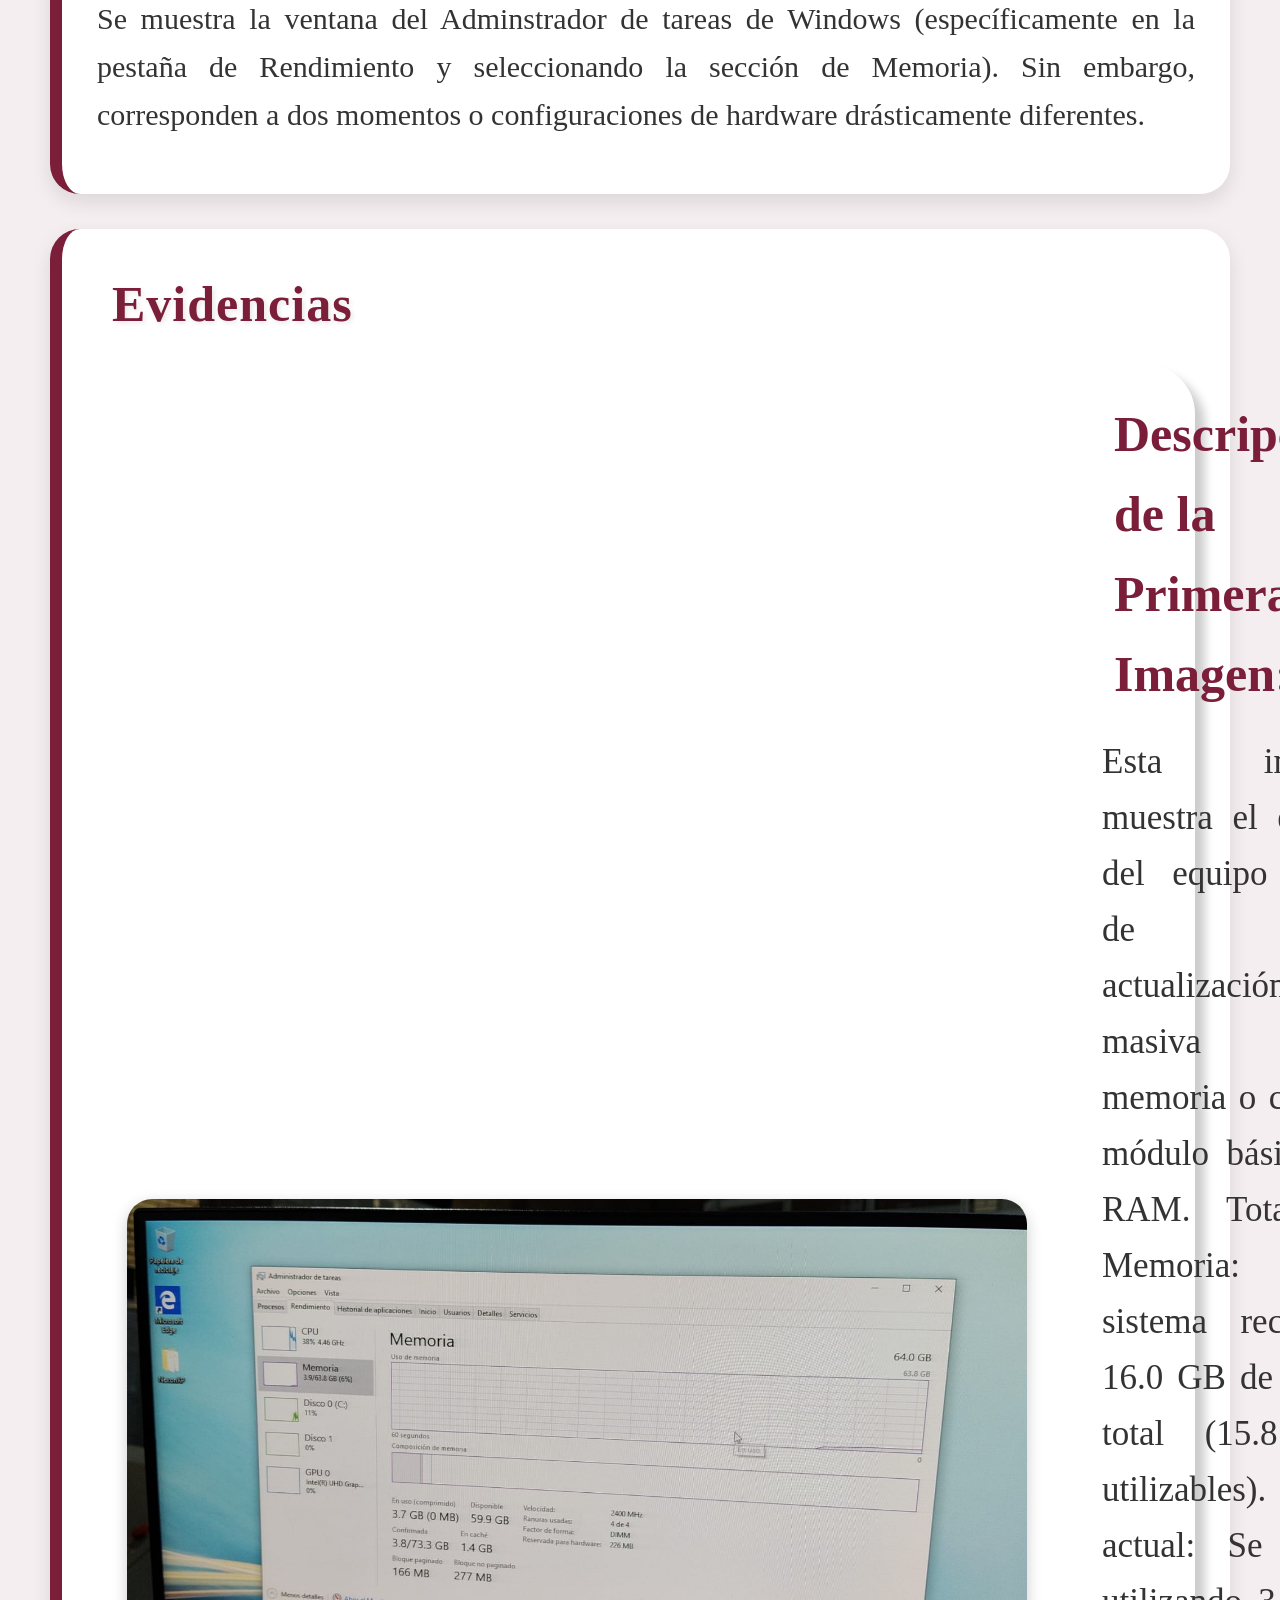
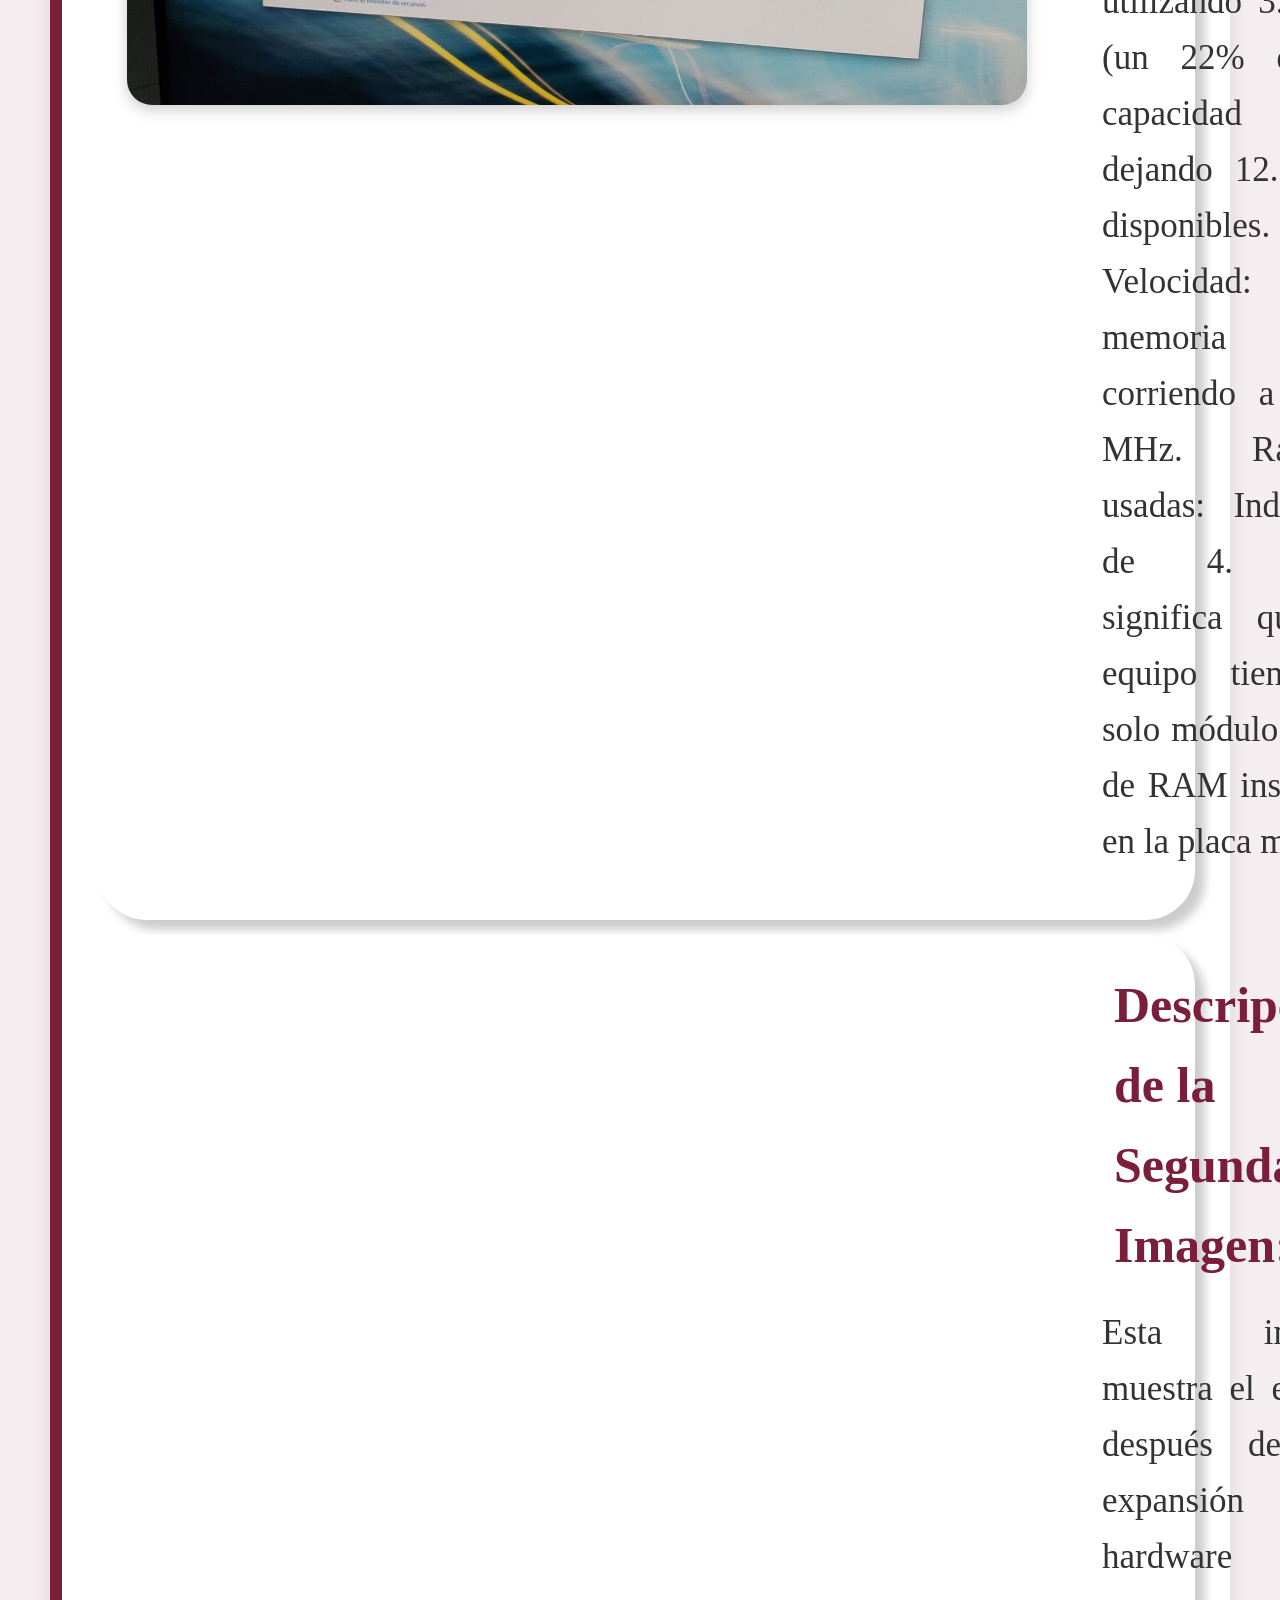
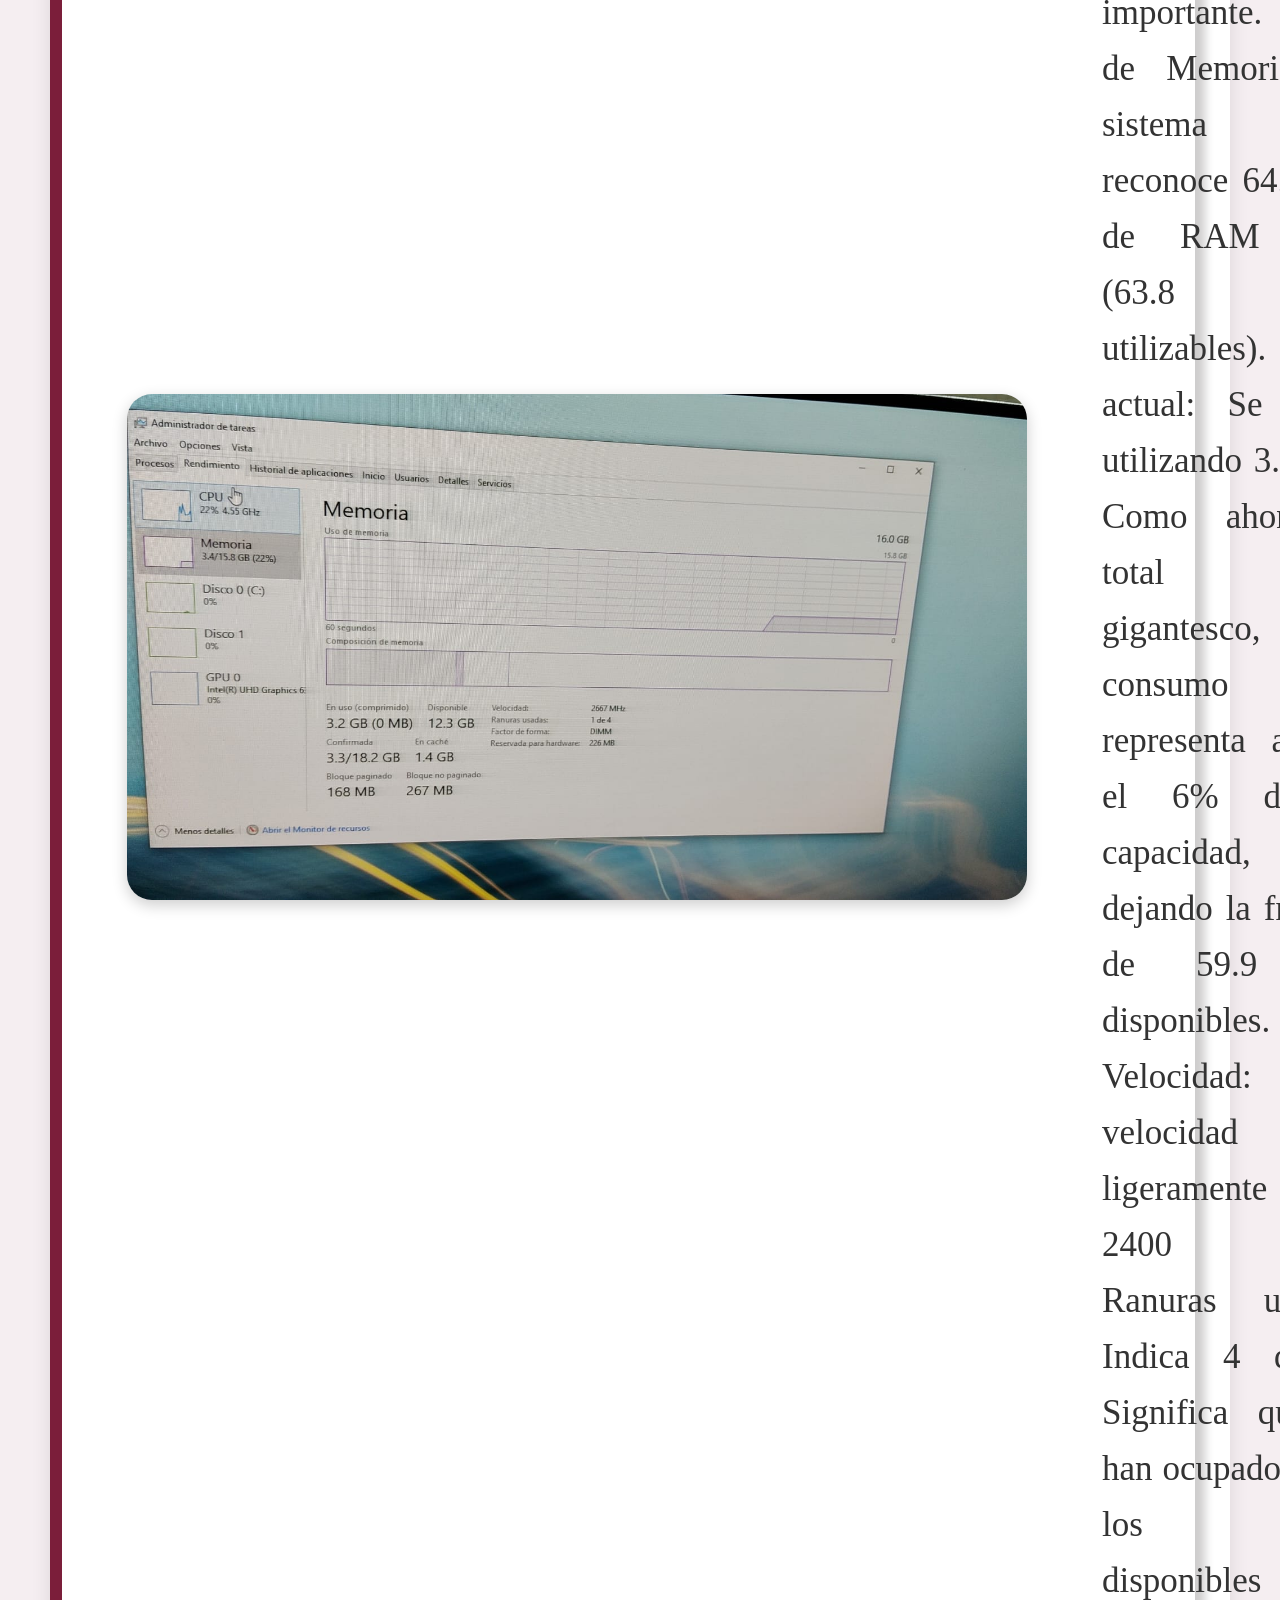
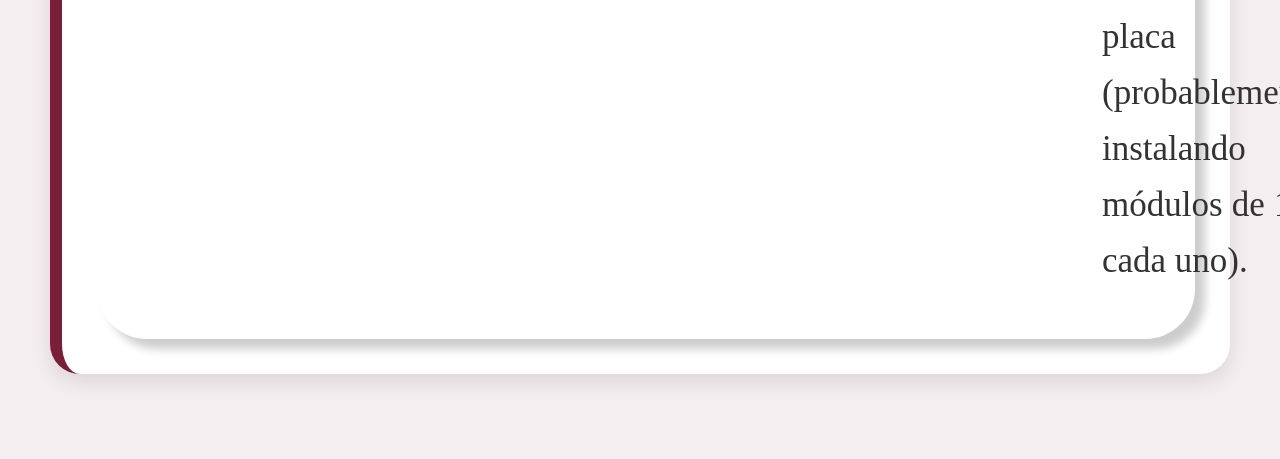
<file: Practica3.html>
<!DOCTYPE html>
<html lang="es">

<head>
<meta charset="UTF-8">
<meta name="viewport" content="width=device-width, initial-scale=1.0">

<meta http-equiv="Content-Security-Policy" content="default-src 'self'; img-src 'self' data: https:; style-src 'self' 'unsafe-inline';">

<title>Práctica 3</title>

<link rel="stylesheet" href="estilos.css">

</head>

<body>

<header class="header">

<img src="imagenes/its.png" class="logo" alt="Logo ITS">

<div class="titulo">
<h1 style="color:white;">ARQUITECTURA DE COMPUTADORAS</h1>
<p>Practica 3: Intercalacion de RAM</p>
</div>

<img src="imagenes/Logo-Tec.png" class="logo" alt="Logo Tec">

</header>

<nav>

<a href="index.html">INICIO</a>

</nav>
<div style="padding:20px;">

<a href="Practicas.html">

<button>
⬅ Regresar
</button>

</a>

</div>

<section>

<div class="card">

<h2>Objetivo</h2>

<p>
Observar el estado del equipo antes de una actualización.
</p>

</div>

<div class="card">

<h2>Desarrollo</h2>

<p>
Se muestra la ventana del Adminstrador de tareas de Windows (específicamente en la pestaña
de Rendimiento y seleccionando la sección de Memoria). Sin embargo, corresponden a dos
momentos o configuraciones de hardware drásticamente diferentes.
</p>

</div>

<div class="card">

<h2>
Evidencias
</h2>

<div class="evidencia">

<img src="imagenes/img1practica3.jpeg" class="foto" alt="Estado inicial de la RAM">

<div class="descripcion">

<h3>
Descripción de la Primera Imagen:
</h3>

<p>
Esta imagen muestra el estado del equipo antes de una actualización masiva de
memoria o con un módulo básico de RAM.
Total de Memoria: El sistema reconoce 16.0 GB de RAM total (15.8 GB utilizables).
Uso actual: Se están utilizando 3.2 GB (un 22% de la capacidad total), dejando 12.3
GB disponibles.
Velocidad: La memoria está corriendo a 2667 MHz.
Ranuras usadas: Indica 1 de 4. Esto significa que el equipo tiene un solo módulo
físico de RAM instalado en la placa madre.
</p>

</div>

</div>

<div class="evidencia">

<img src="imagenes/imagen 2 practica 3.jpeg" class="foto" alt="Estado posterior de la RAM">

<div class="descripcion">

<h3>
Descripción de la Segunda Imagen:
</h3>

<p>
Esta imagen muestra el equipo después de una expansión de hardware muy
importante.
Total de Memoria: El sistema ahora reconoce 64.0 GB de RAM total (63.8 GB
utilizables).
Uso actual: Se están utilizando 3.7 GB. Como ahora el total es gigantesco, este
consumo representa apenas el 6% de la capacidad, dejando la friolera de 59.9
GB disponibles.
Velocidad: La velocidad bajó ligeramente a 2400 MHz.
Ranuras usadas: Indica 4 de 4. Significa que se han ocupado todos los slots
disponibles de la placa madre (probablemente instalando 4 módulos de 16 GB
cada uno).
</p>

</div>

</div>

</div> </section>

<style>

/* EVIDENCIAS */

.evidencia{
    display:flex;
    align-items:center;
    gap:75px;
    background:white;
    padding:30px;
    border-radius:50px;
    margin-top:15px;
    box-shadow:10px 10px 10px rgba(10,5,5,0.2);
}

.foto{
    width:900px;
    border-radius:25px;
}

.descripcion h3{
    color:#7b1e3a;
    margin-bottom:20px;
    font-size:50px;
}

.descripcion p{
    font-size:35px;
    line-height:1.6;
}

</style>

</body>
</html>
</file>
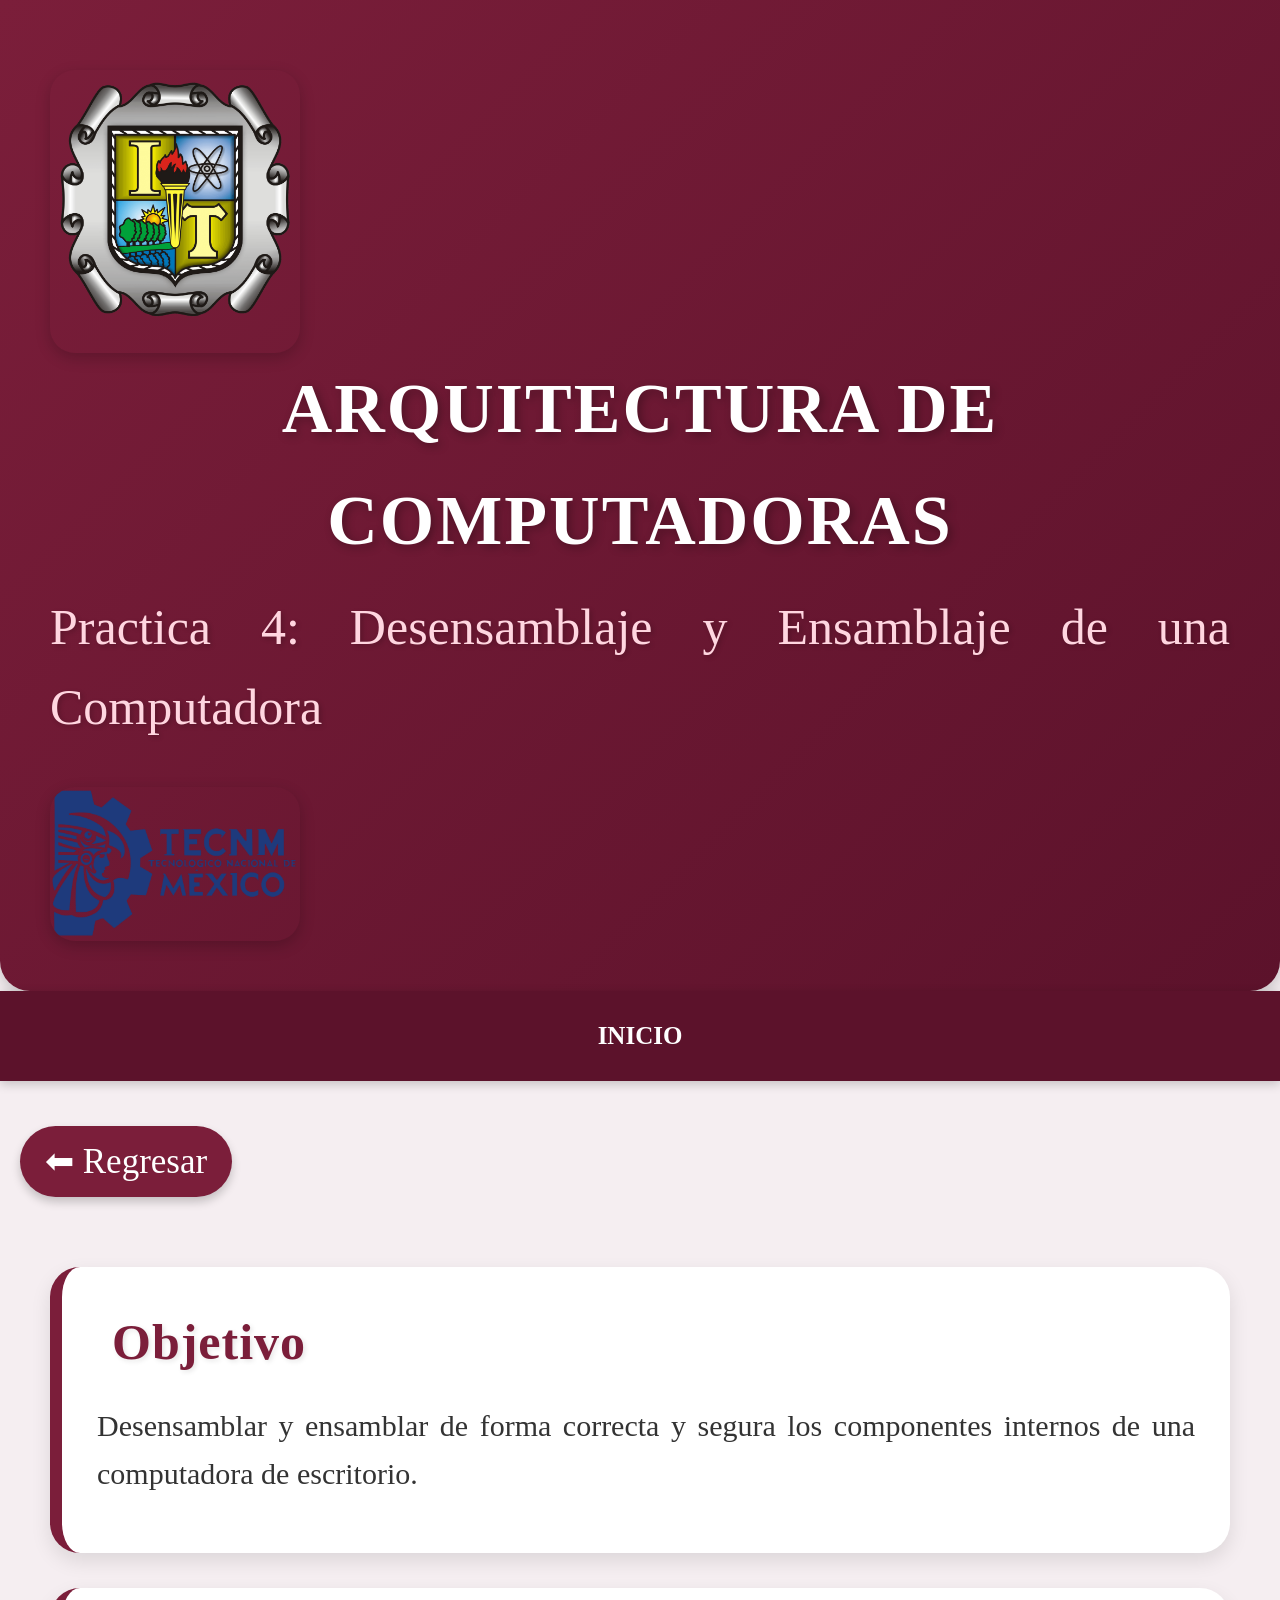
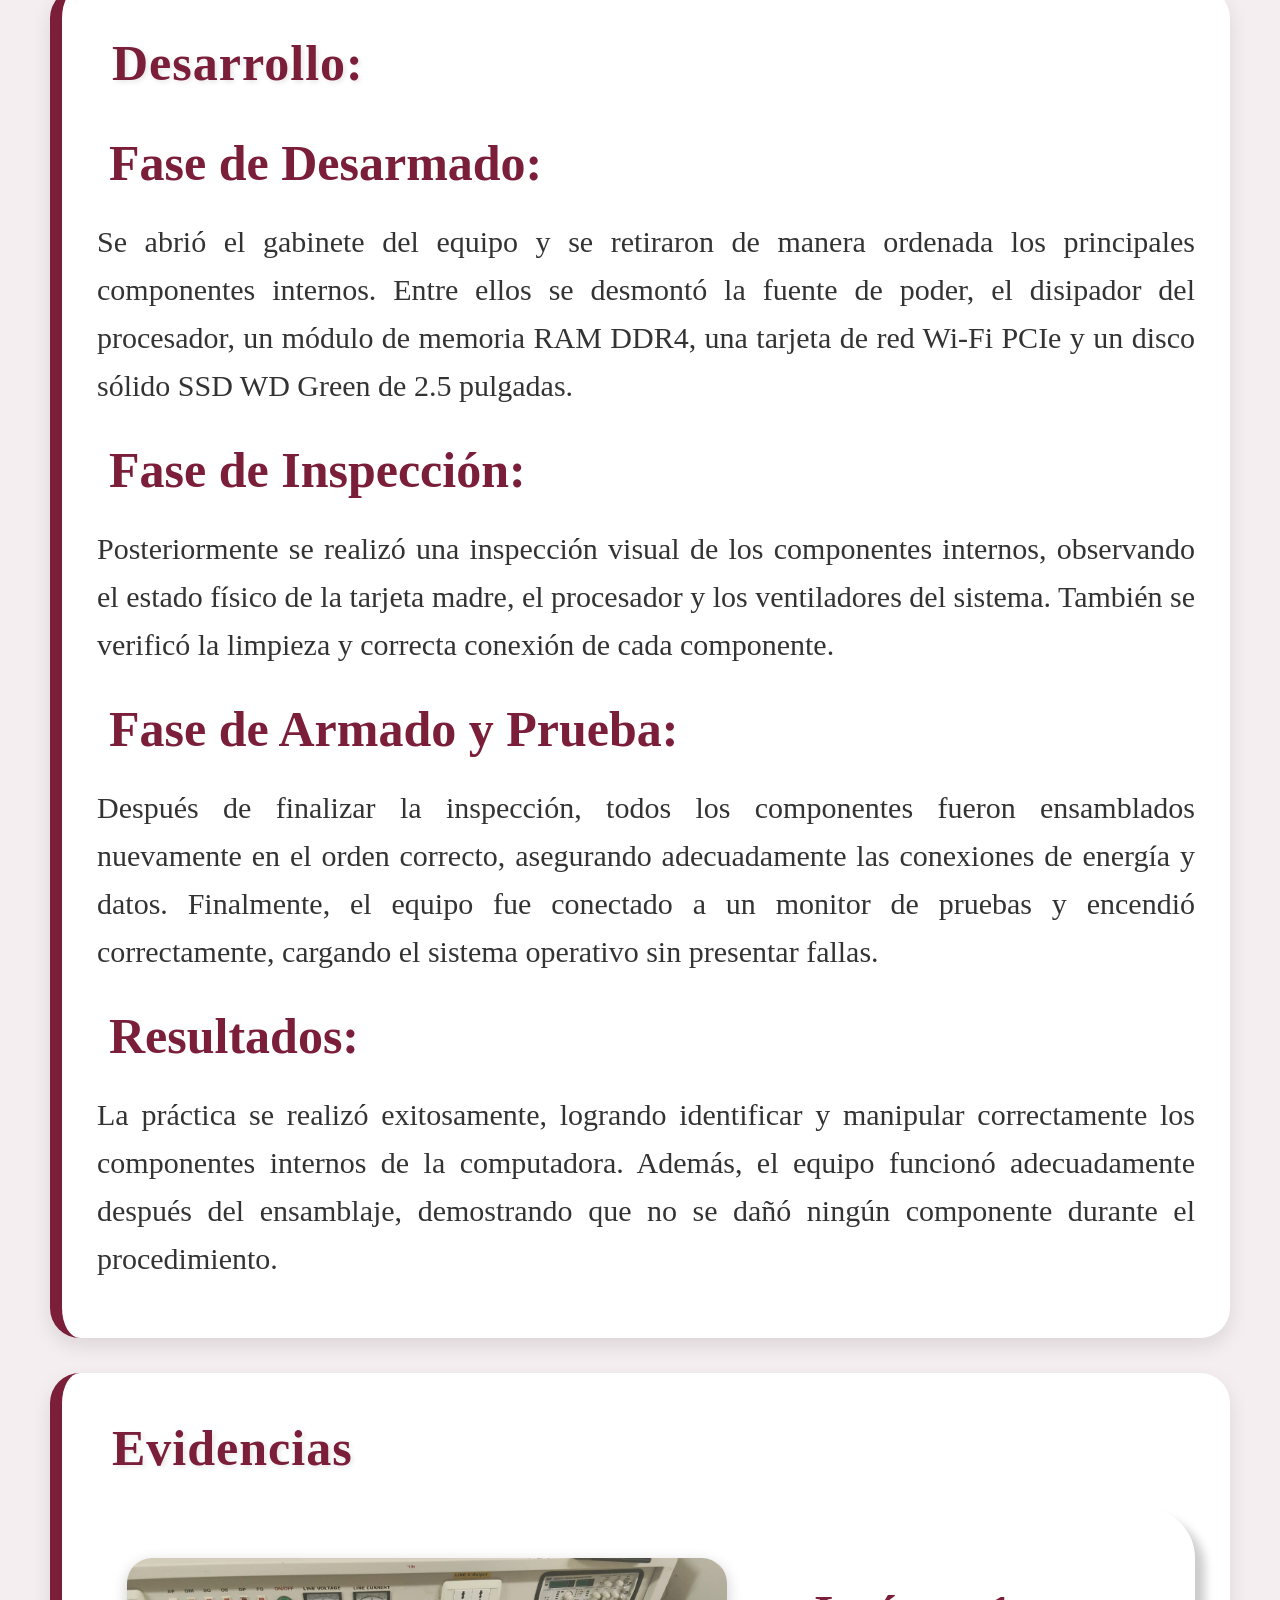
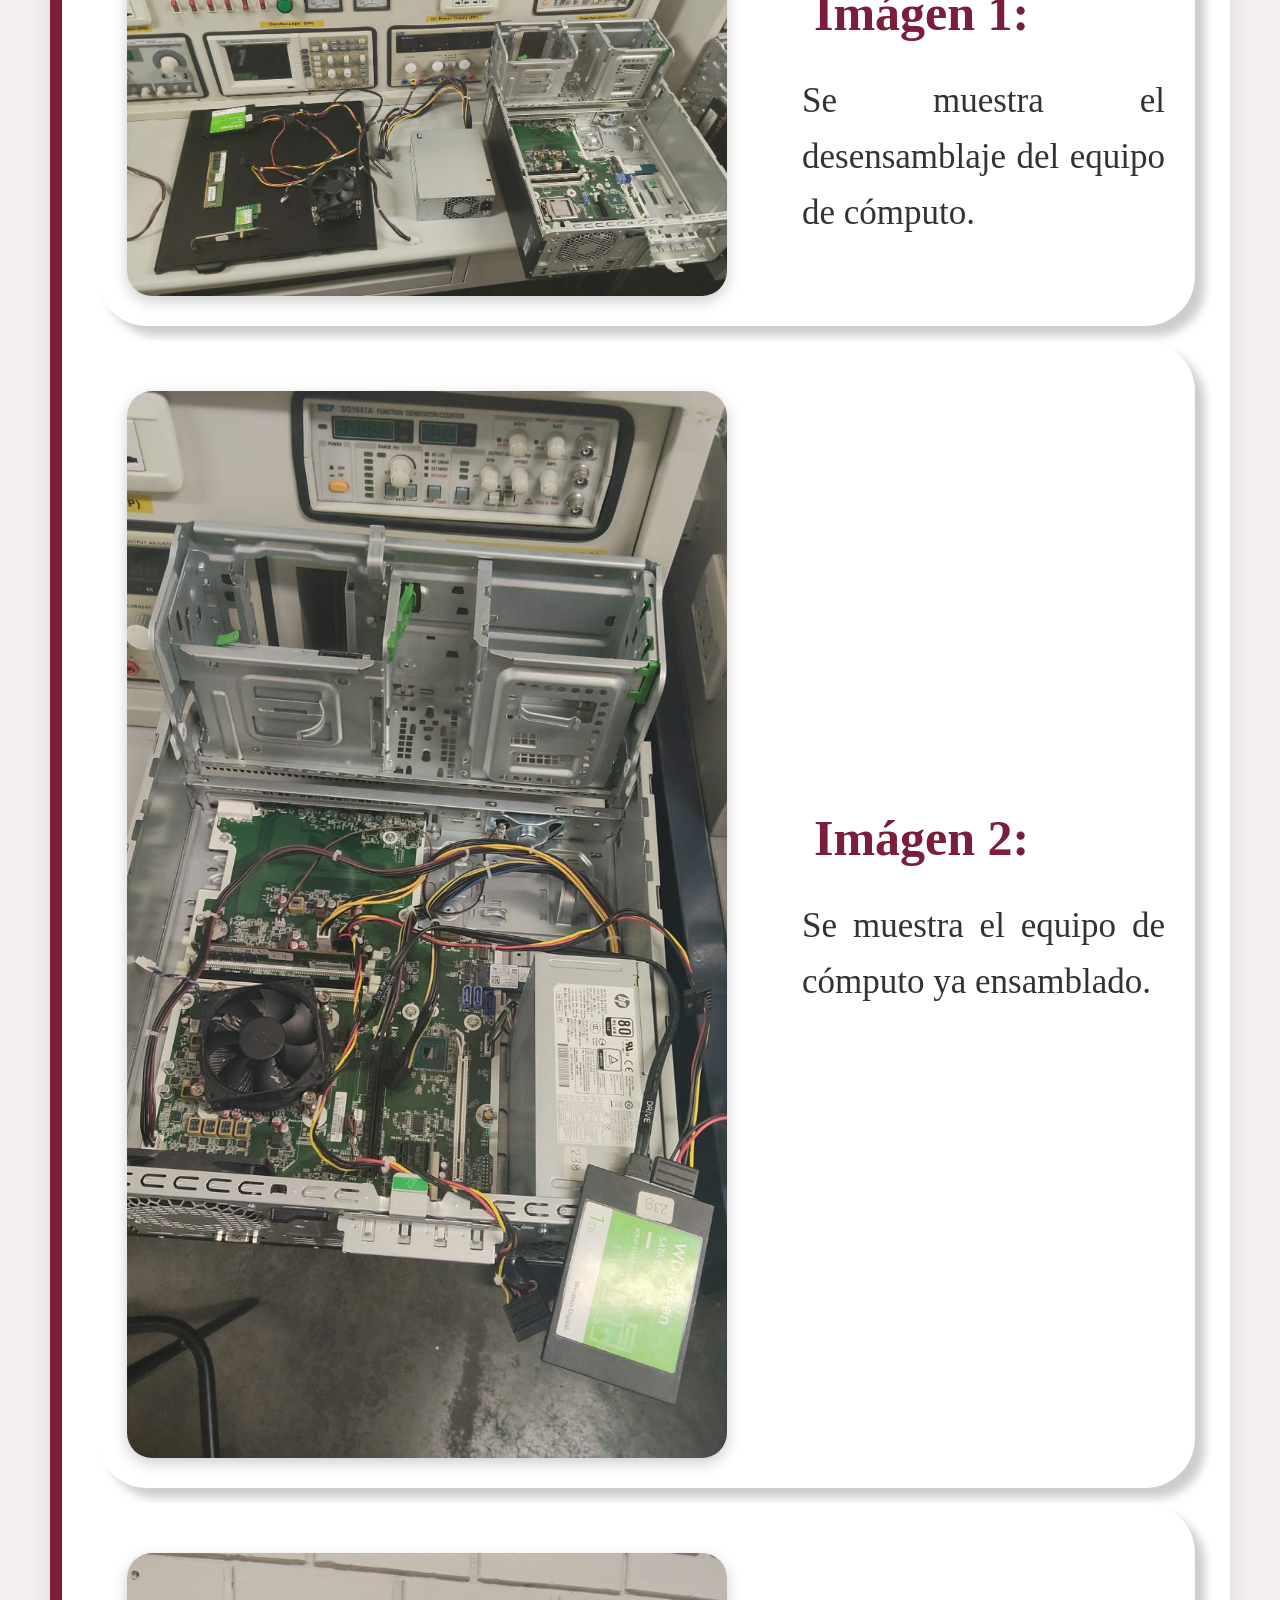
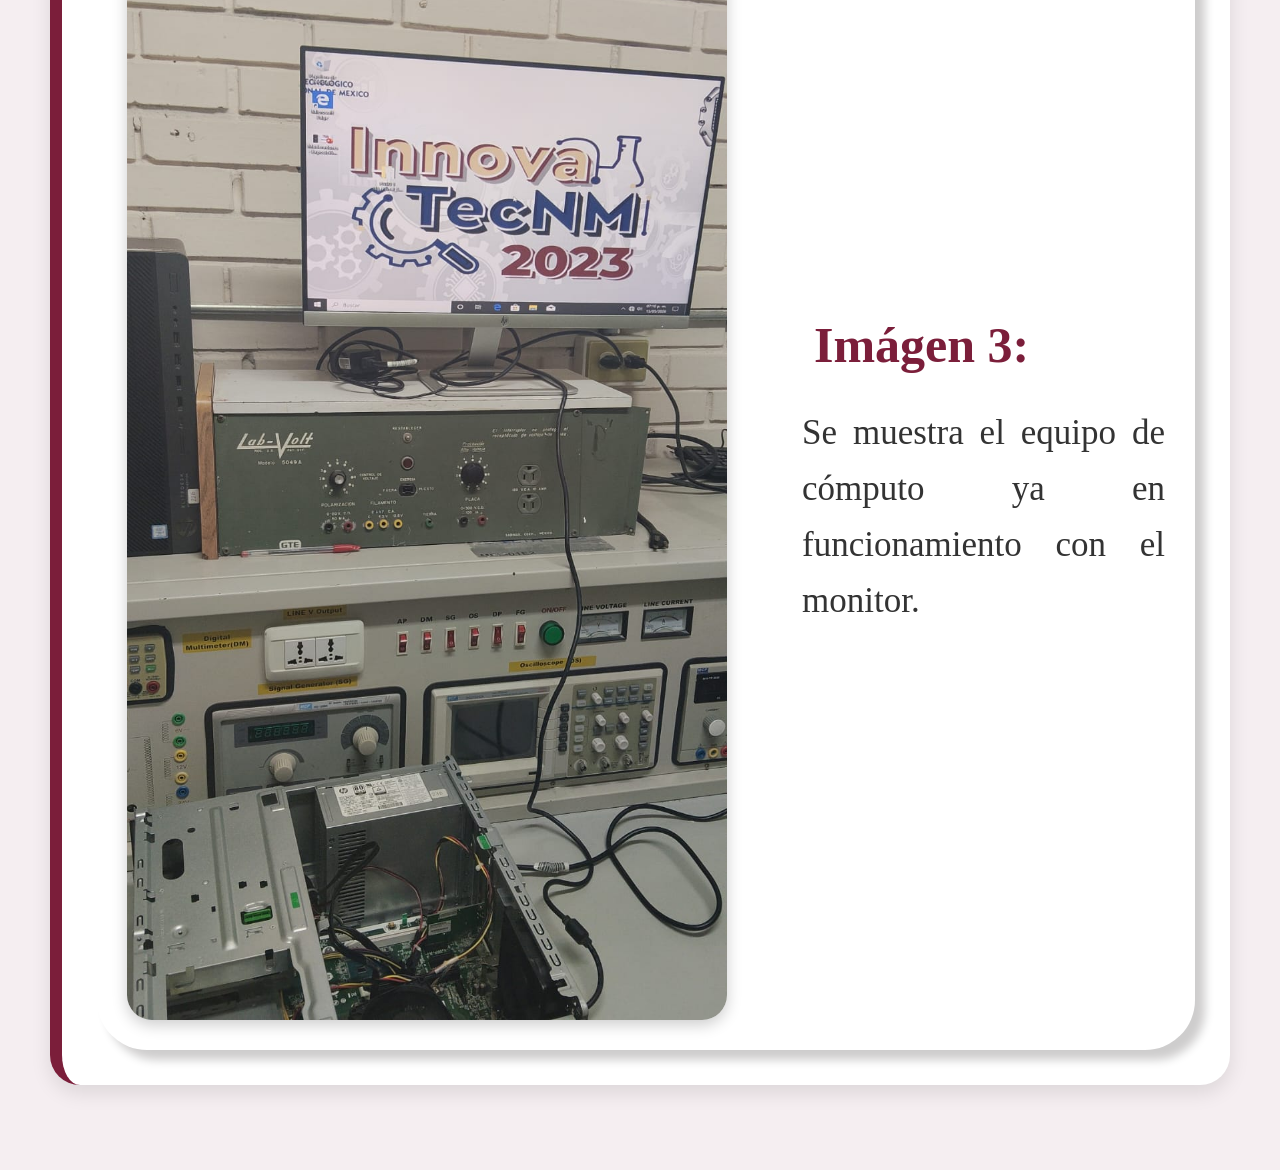
<file: Practica4.html>
<!DOCTYPE html>
<html lang="es">

<head>
    
<meta charset="UTF-8">
<meta name="viewport" content="width=device-width, initial-scale=1.0">

<meta http-equiv="Content-Security-Policy" content="default-src 'self'; img-src 'self' data: https:; style-src 'self' 'unsafe-inline';">

<title>Práctica 4</title>

<link rel="stylesheet" href="estilos.css">

</head>

<body>

<header class="header">

<img src="imagenes/its.png" class="logo" alt="Logo ITS">

<div class="titulo">
<h1 style="color:white;">ARQUITECTURA DE COMPUTADORAS</h1>
<p>Practica 4: Desensamblaje y Ensamblaje de una Computadora</p>
</div>

<img src="imagenes/Logo-Tec.png" class="logo" alt="Logo Tec">

</header>

<nav>

<a href="index.html">INICIO</a>

</nav>
<div style="padding:20px;">

<a href="Practicas.html">

<button>
⬅ Regresar
</button>

</a>

</div>

<section>

<div class="card">

<h2>Objetivo</h2>

<p>
Desensamblar y ensamblar de forma correcta y segura los componentes internos de una computadora de escritorio.
</p>

</div>

<div class="card">

<h2>Desarrollo: </h2>

<h3>Fase de Desarmado:</h3>

<p>
Se abrió el gabinete del equipo y se retiraron de manera ordenada los principales componentes internos. Entre ellos se desmontó la fuente de poder, el disipador del procesador, un módulo de memoria RAM DDR4, una tarjeta de red Wi-Fi PCIe y un disco sólido SSD WD Green de 2.5 pulgadas.
</p>

<h3>Fase de Inspección:</h3>

<p>
Posteriormente se realizó una inspección visual de los componentes internos, observando el estado físico de la tarjeta madre, el procesador y los ventiladores del sistema. También se verificó la limpieza y correcta conexión de cada componente.
</p>

<h3>Fase de Armado y Prueba:</h3>

<p>
Después de finalizar la inspección, todos los componentes fueron ensamblados nuevamente en el orden correcto, asegurando adecuadamente las conexiones de energía y datos. Finalmente, el equipo fue conectado a un monitor de pruebas y encendió correctamente, cargando el sistema operativo sin presentar fallas.
</p>

<h3>Resultados:</h3>

<p>
La práctica se realizó exitosamente, logrando identificar y manipular correctamente los componentes internos de la computadora. Además, el equipo funcionó adecuadamente después del ensamblaje, demostrando que no se dañó ningún componente durante el procedimiento.
</p>

</div>

<div class="card">

<h2>
Evidencias
</h2>

<div class="evidencia">

<img src="imagenes/imagen 1 practica 4.jpeg" class="foto" alt="Desensamblaje del equipo">

<div class="descripcion">

<h3>
Imágen 1:
</h3>

<p>
 Se muestra el desensamblaje del equipo de cómputo.
</p>

</div>

</div>

<div class="evidencia">

<img src="imagenes/imagen 3 practica 4.jpeg" class="foto" alt="Equipo ensamblado">

<div class="descripcion">

<h3>
Imágen 2:
</h3>

<p>
Se muestra el equipo de cómputo ya ensamblado.
</p>

</div>

</div>

<div class="evidencia">

<img src="imagenes/imagen 2 practica 4.jpeg" class="foto" alt="Equipo funcionando con monitor">

<div class="descripcion">

<h3>
Imágen 3: 
</h3>

<p>
Se muestra el equipo de cómputo ya en funcionamiento con el monitor.
</p>

</div>

</div>

</div> </section>

<style>

/* EVIDENCIAS */

.evidencia{
    display:flex;
    align-items:center;
    gap:75px;
    background:white;
    padding:30px;
    border-radius:50px;
    margin-top:15px;
    box-shadow:10px 10px 10px rgba(10,5,5,0.2);
}

.foto{
    width:600px;
    border-radius:25px;
}

.descripcion h3{
    color:#7b1e3a;
    margin-bottom:20px;
    font-size:50px;
}

.descripcion p{
    font-size:35px;
    line-height:1.6;
}

</style>

</body>
</html>
</file>
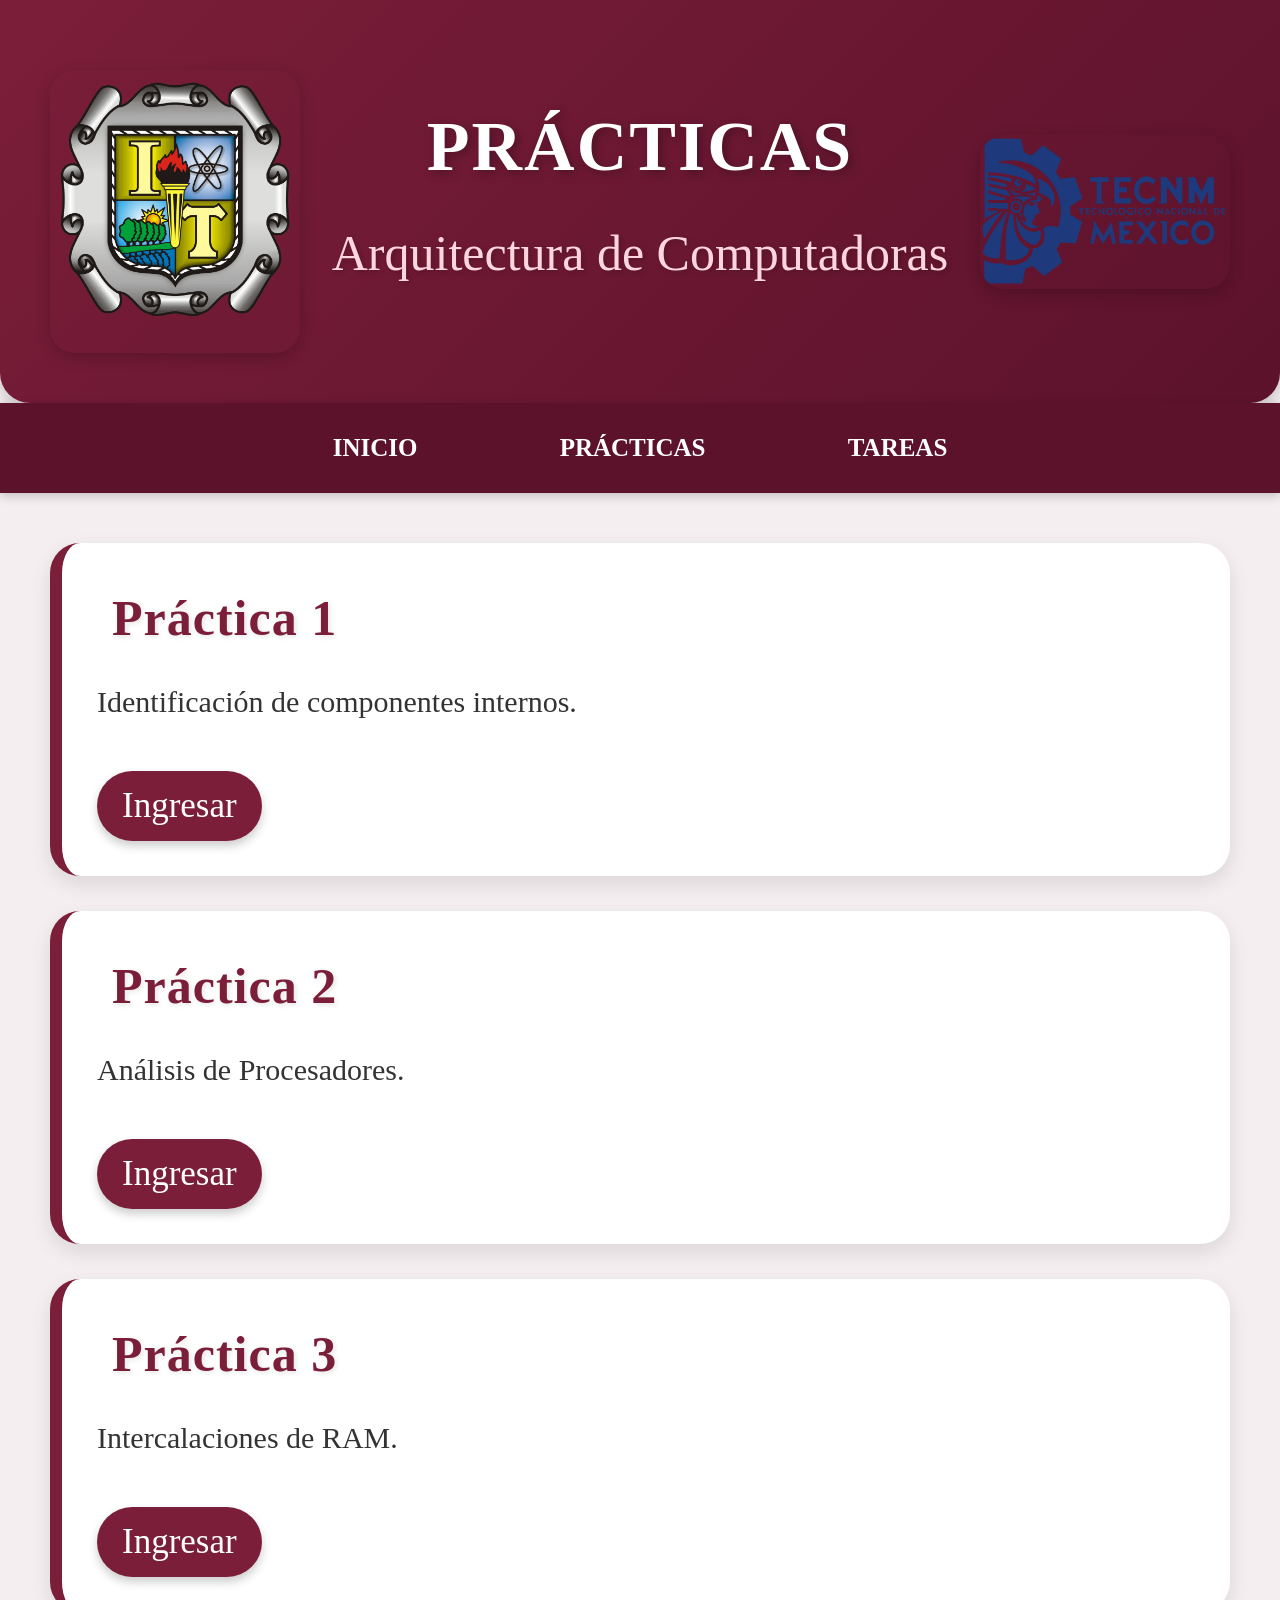
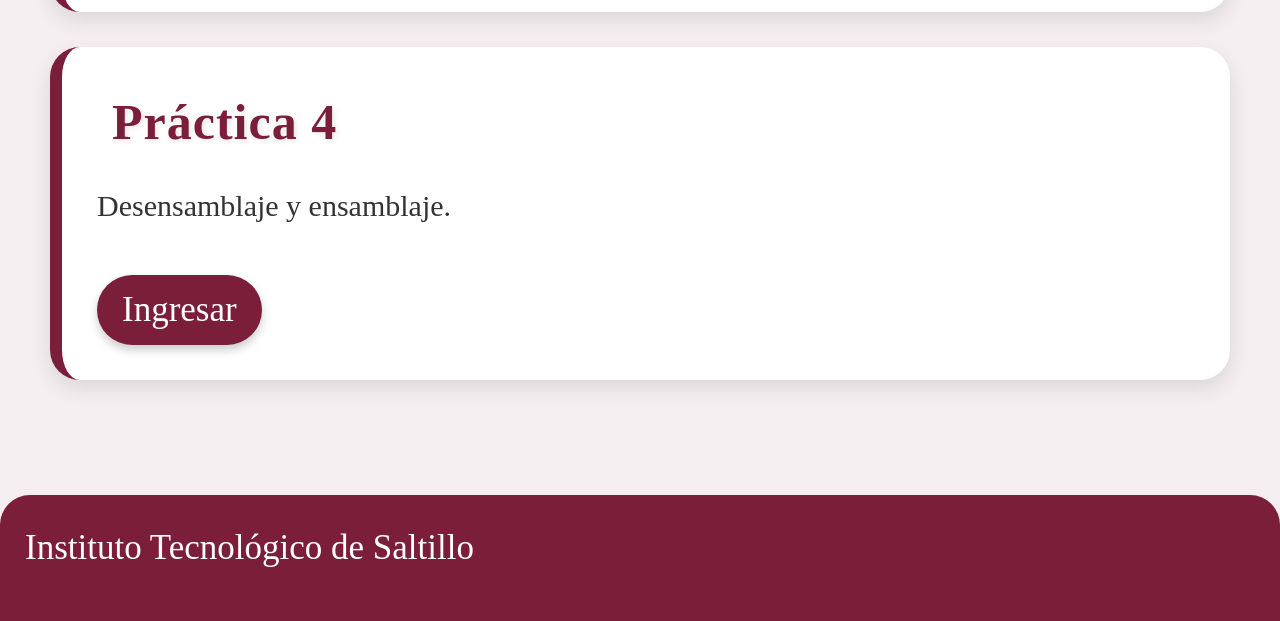
<file: Practicas.html>
<!DOCTYPE html>
<html lang="es">

<head>

<meta charset="UTF-8">
<meta name="viewport" content="width=device-width, initial-scale=1.0">

<meta http-equiv="Content-Security-Policy" content="default-src 'self'; img-src 'self' data: https:; style-src 'self' 'unsafe-inline';">

<title>Prácticas</title>

<link rel="stylesheet" href="estilos.css">

</head>

<body>

<header class="header">

<img src="imagenes/its.png" class="logo" alt="Logo ITS">

<div class="titulo">

<h1>
PRÁCTICAS
</h1>

<p>
Arquitectura de Computadoras
</p>

</div>

<img src="imagenes/Logo-Tec.png" class="logo" alt="Logo Tec">

</header>

<nav>

<a href="index.html">INICIO</a>

<a href="Practicas.html">PRÁCTICAS</a>

<a href="Tareas.html">TAREAS</a>

</nav>

<section>

<div class="practicas-grid">

<div class="card">

<h2>
Práctica 1
</h2>

<p>
Identificación de componentes internos.
</p>

<a href="Practica1.html">

<button>
Ingresar
</button>

</a>

</div>

<div class="card">

<h2>
Práctica 2
</h2>

<p>
Análisis de Procesadores.
</p>

<a href="Practica2.html">

<button>
Ingresar
</button>

</a>

</div>

<div class="card">

<h2>
Práctica 3
</h2>

<p>
Intercalaciones de RAM.
</p>

<a href="Practica3.html">

<button>
Ingresar
</button>

</a>

</div>

<div class="card">

<h2>
Práctica 4
</h2>

<p>
Desensamblaje y ensamblaje.
</p>

<a href="Practica4.html">

<button>
Ingresar
</button>

</a>

</div>

</div>

</section>

<footer>

<p>
Instituto Tecnológico de Saltillo
</p>

</footer>

</body>

</html>
</file>
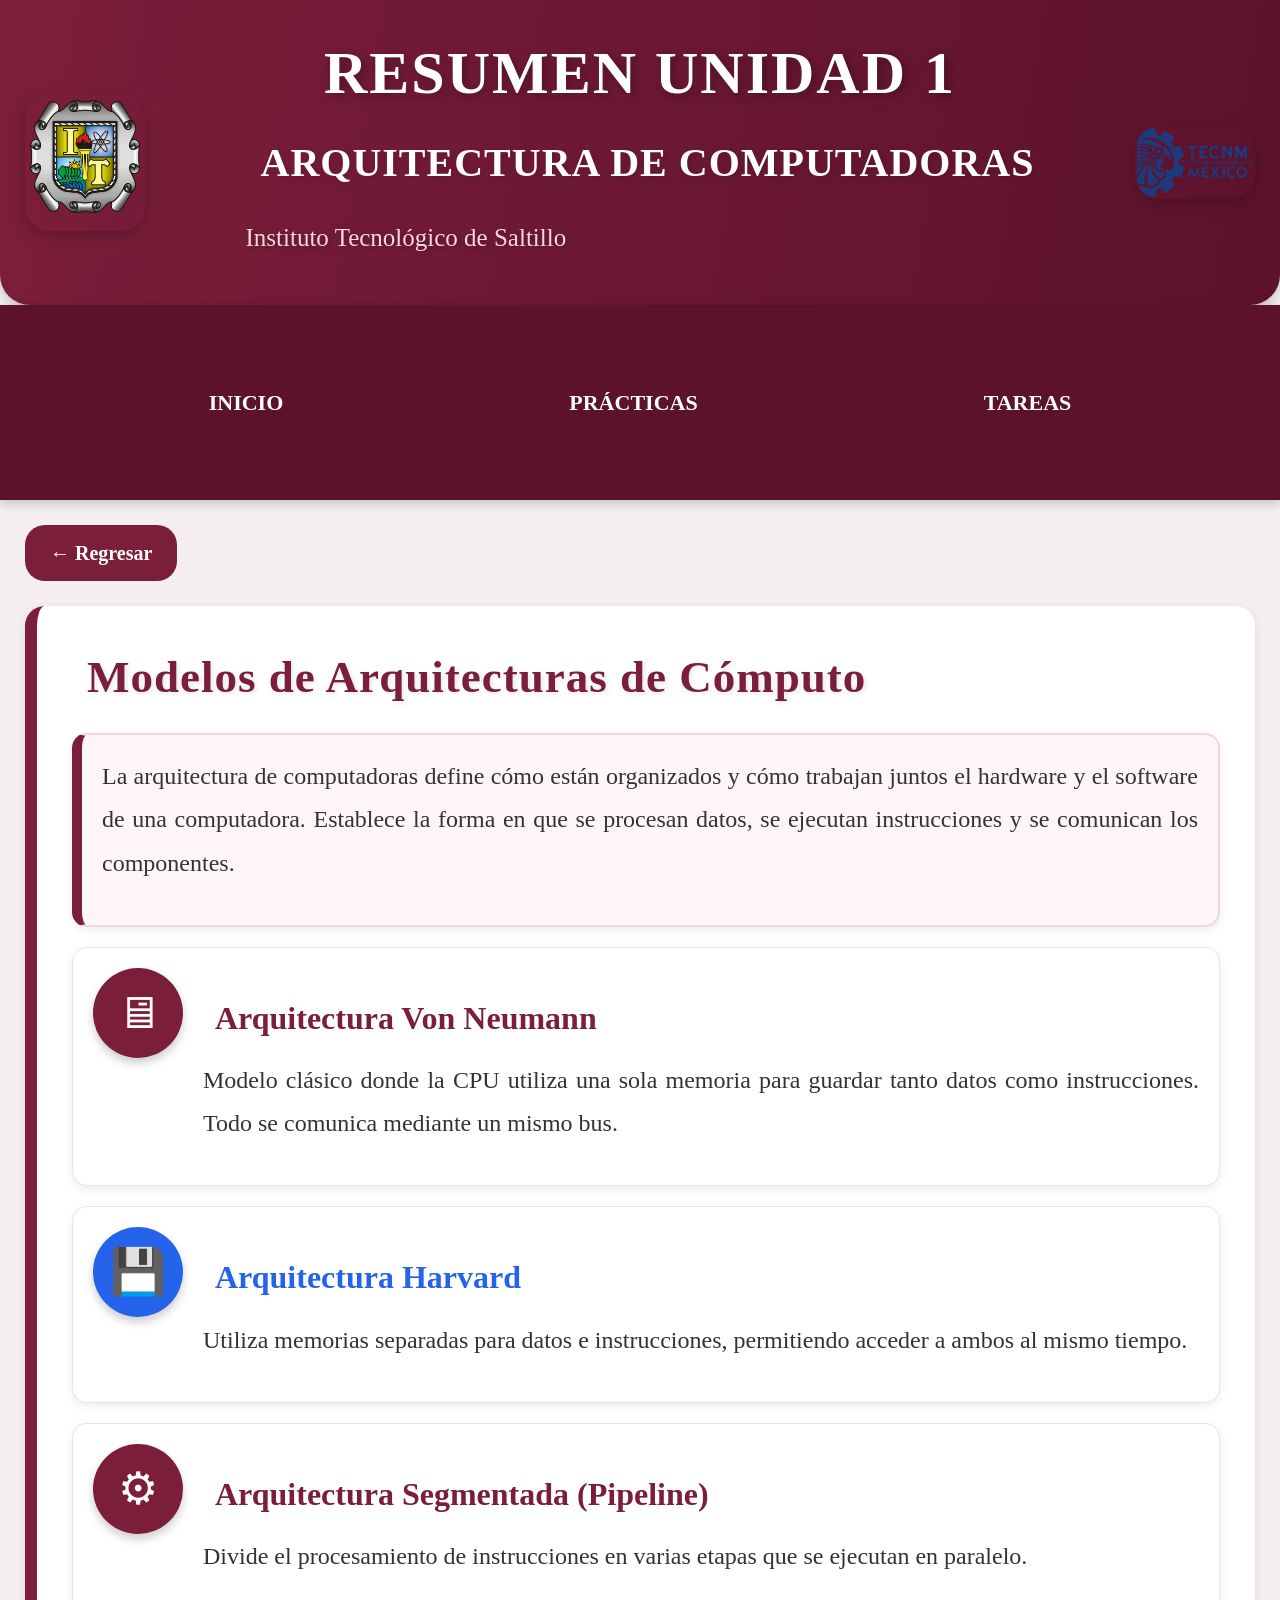
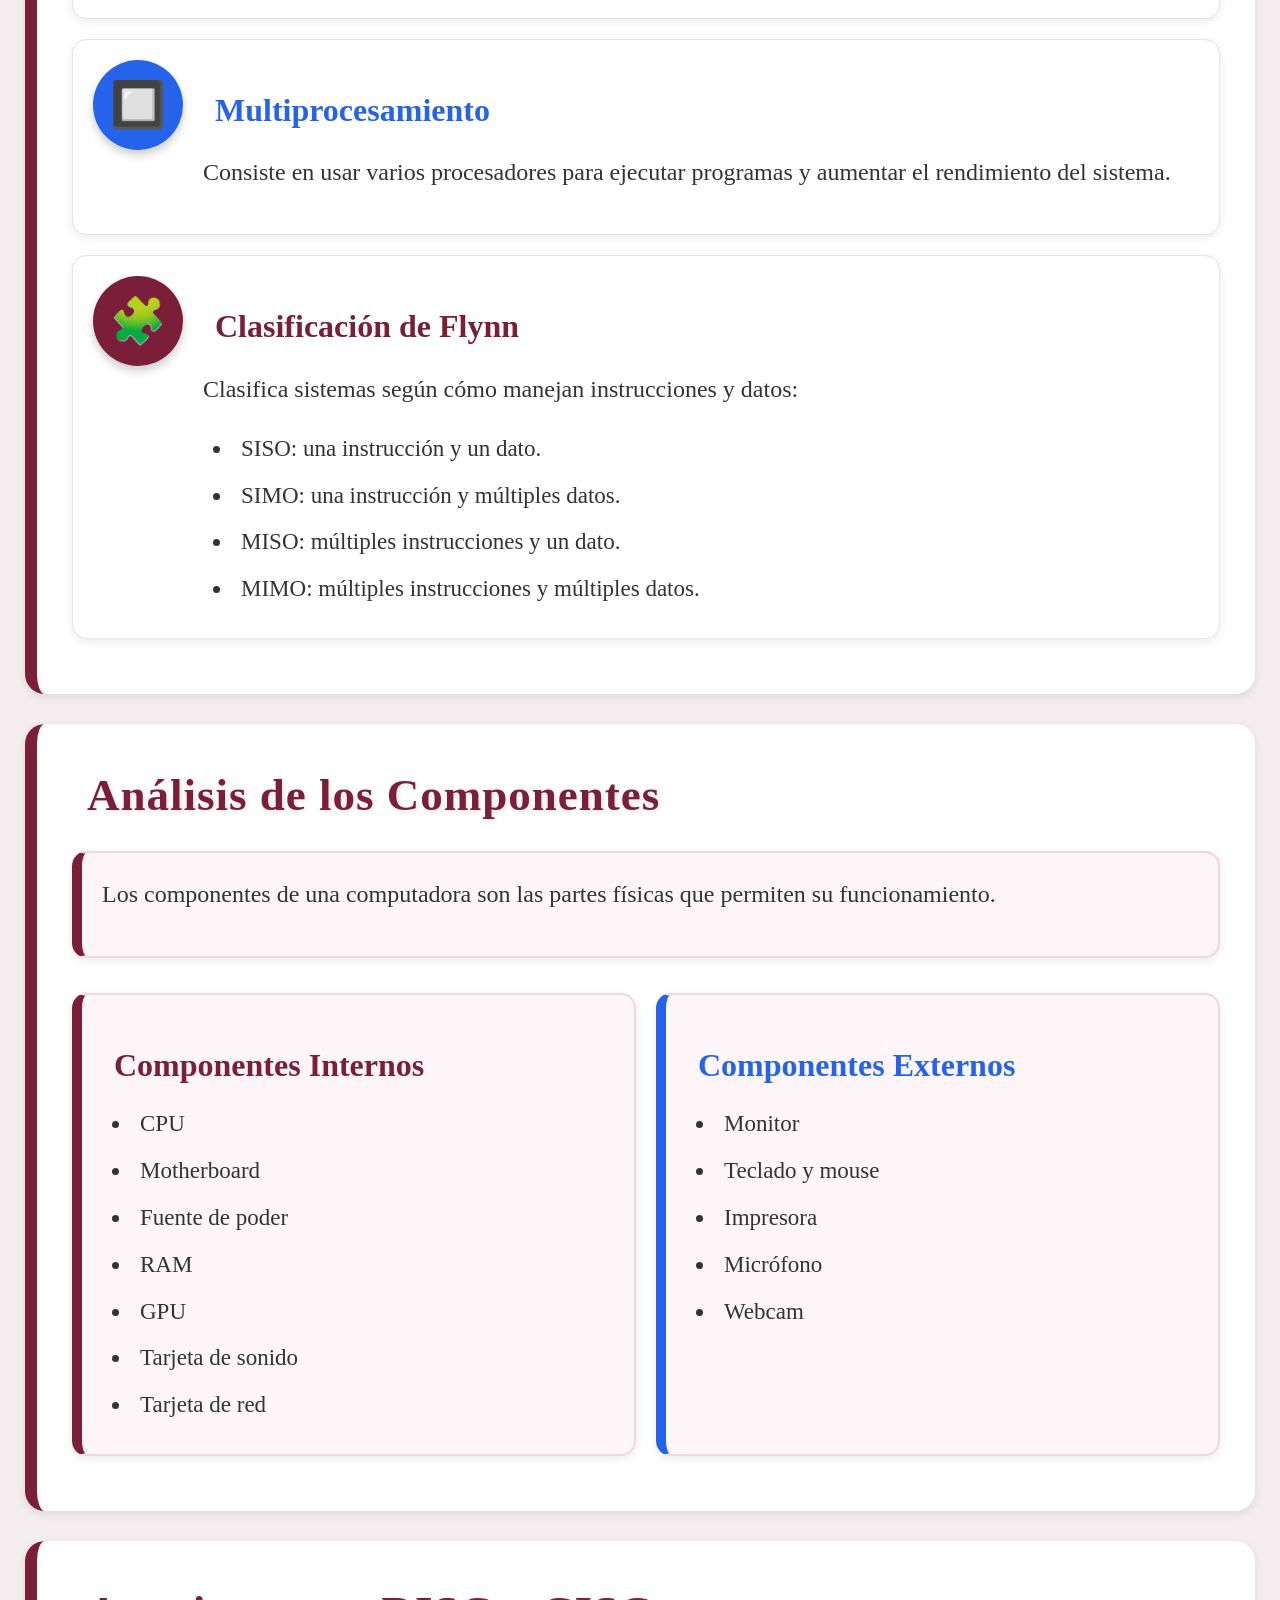
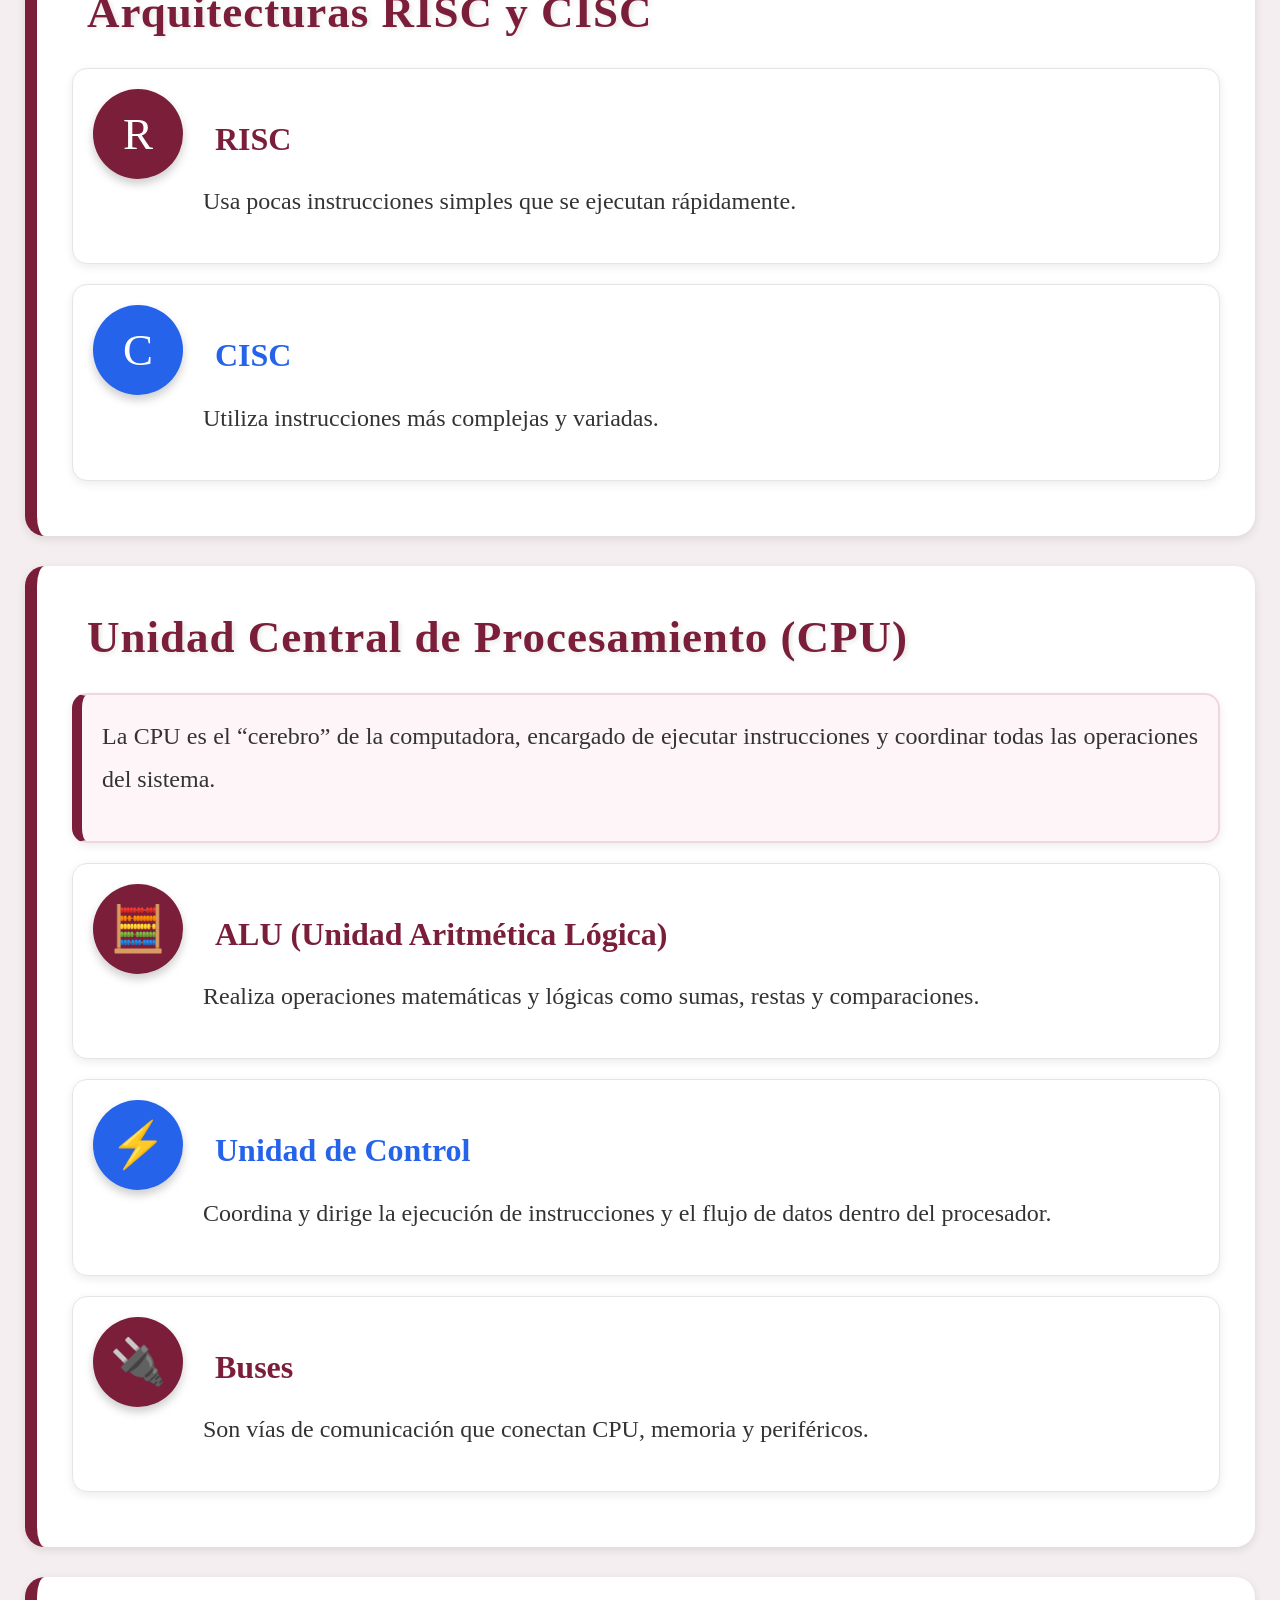
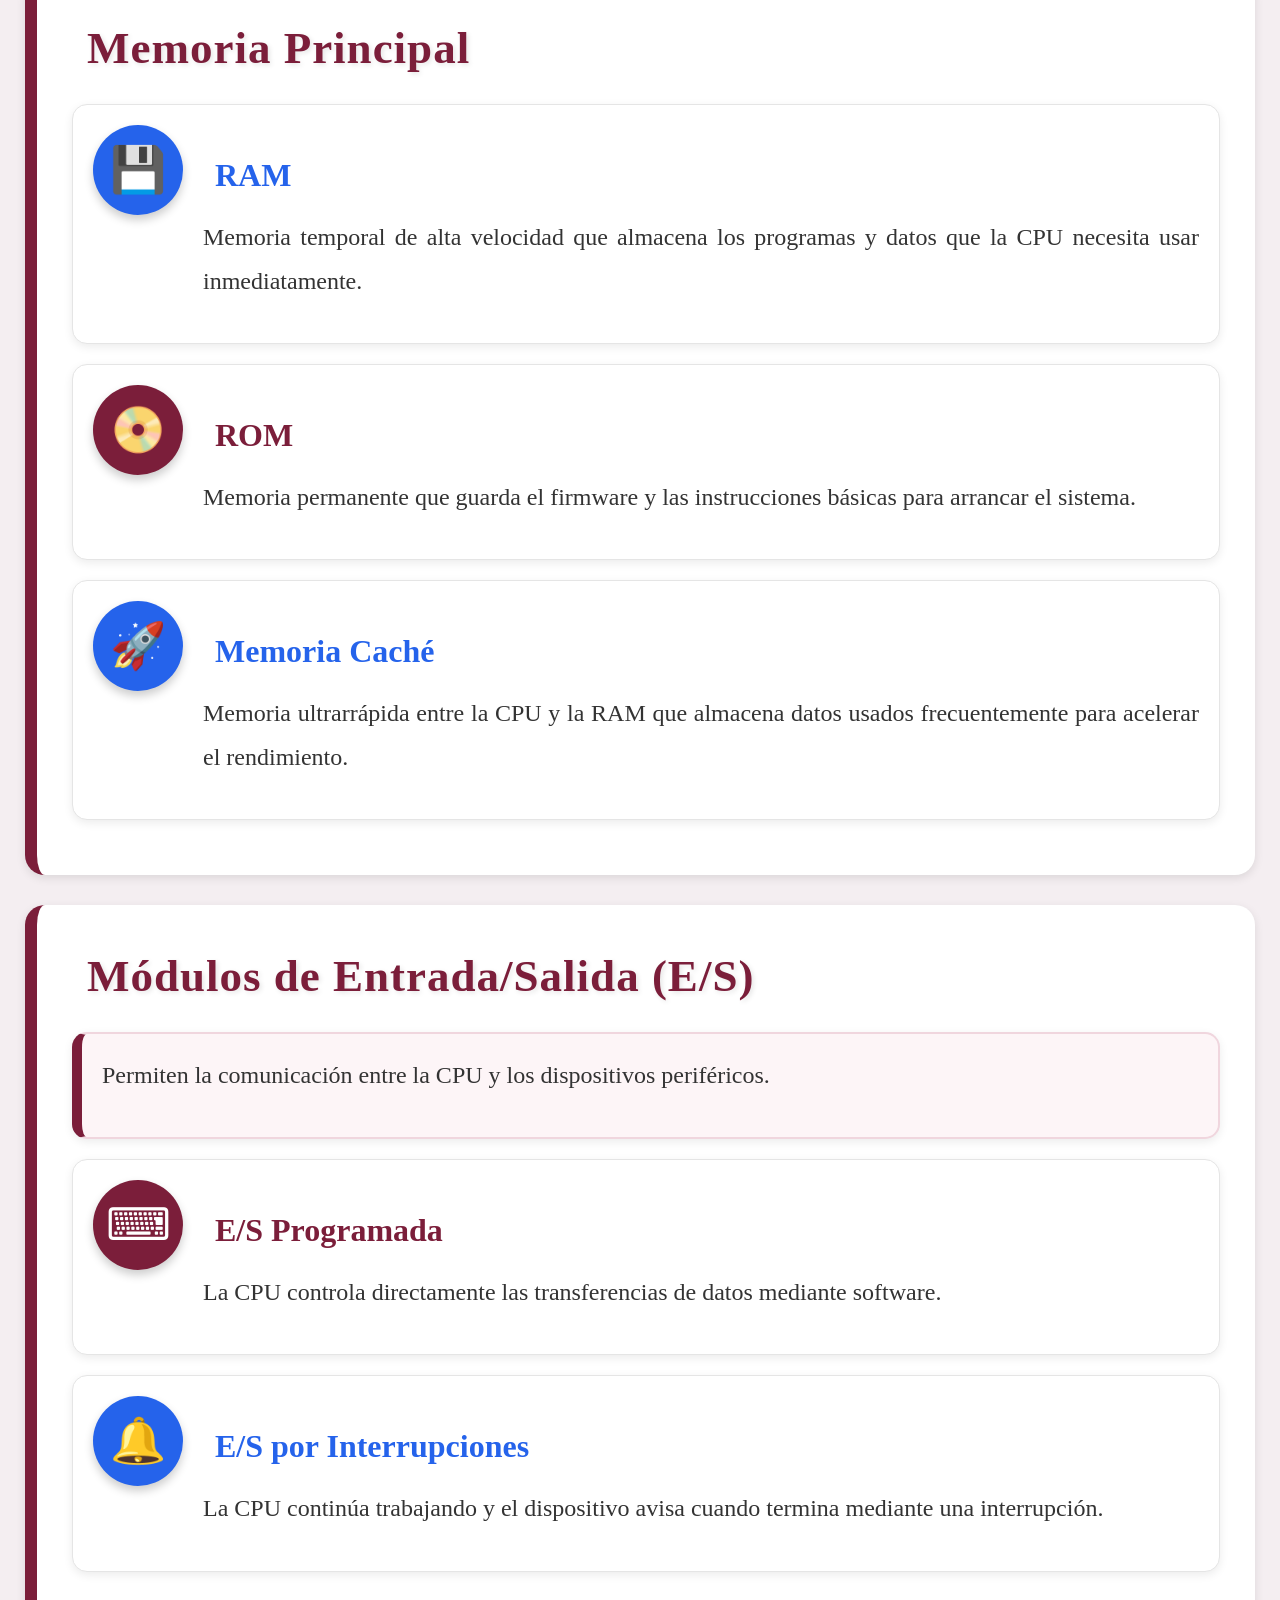
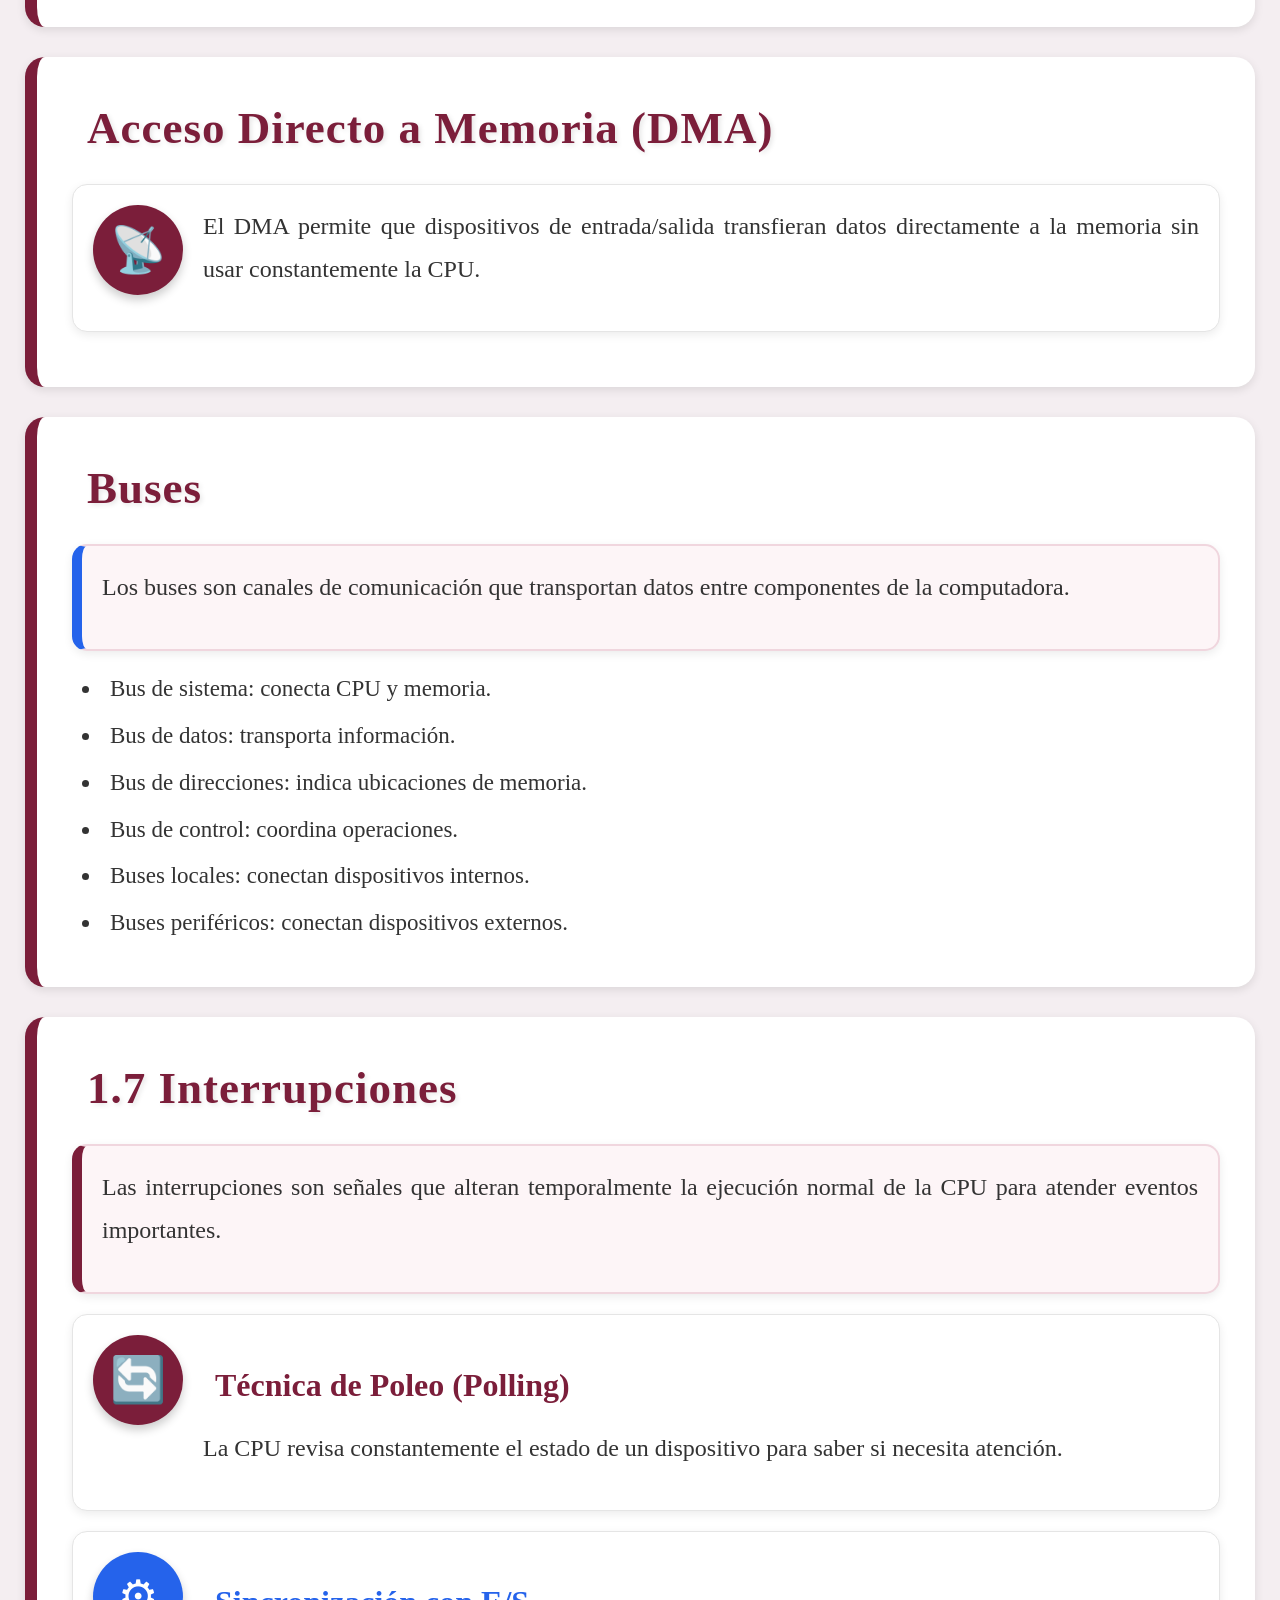
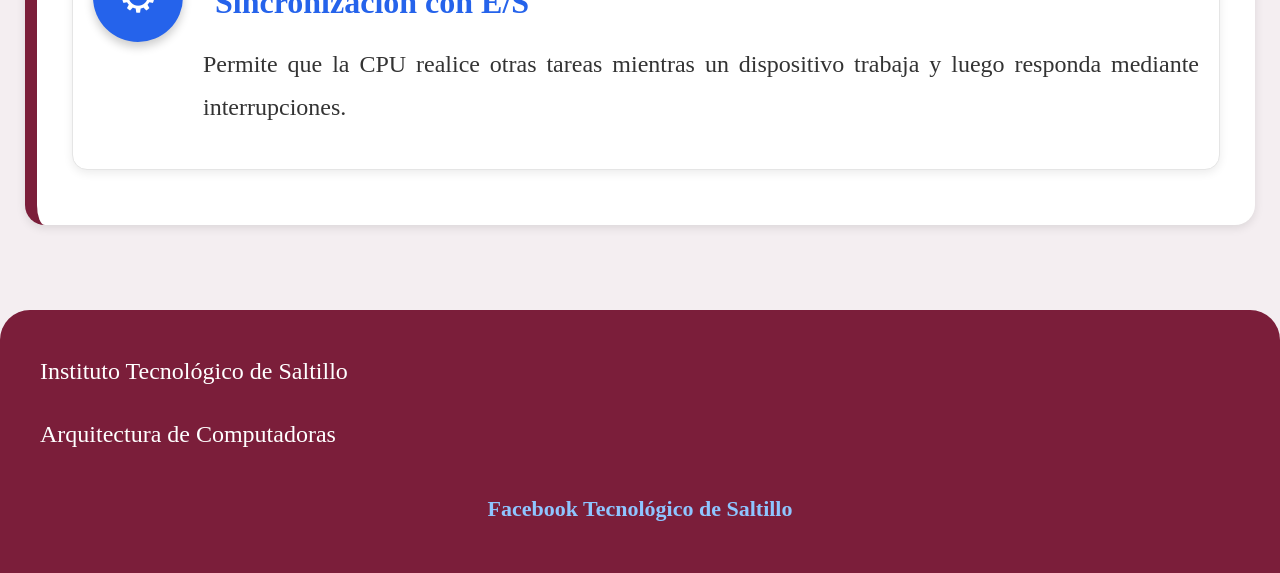
<file: ResumenU1.html>
<!DOCTYPE html>
<html lang="es">

<head>

<meta charset="UTF-8">
<meta name="viewport" content="width=device-width, initial-scale=1.0">

<title>Resumen Unidad 1</title>

<link rel="stylesheet" href="estilos.css">

<style>

/* GENERAL */

*{
    margin:0;
    padding:0;
    box-sizing:border-box;
    font-family:'Times New Roman', Times, serif, Helvetica, sans-serif;
}

body{
    background:#f4eef1;
    color:#333;
}

/* HEADER */

.header{
    background:linear-gradient(100deg,#7b1e3a,#5c122b);
    display:flex;
    justify-content:space-between;
    align-items:center;
    padding:25px;
    box-shadow:0px 3px 10px rgba(0,0,0,0.2);
}

.logo{
    width:120px;
}

.titulo{
    text-align:center;
}

.titulo h1{
    color:white;
    font-size:60px;
}

.titulo h2{
    color:white;
    font-size:40px;
    margin-top:10px;
}

.titulo p{
    color:#ffd6e0;
    font-size:25px;
    margin-top:10px;
}

/* MENÚ */

nav{
    background:#5c122b;
    display:flex;
    justify-content:center;
    gap:150px;
    padding:18px;
}

nav a{
    color:white;
    text-decoration:none;
    font-size:22px;
    font-weight:bold;
    transition:0.3s;
}

nav a:hover{
    color:#ffd6e0;
}

/* SECCIÓN */

section{
    padding:25px;
}

/* BOTÓN */

.btn-regresar{
    background:#7b1e3a;
    color:white;
    text-decoration:none;
    padding:12px 25px;
    border-radius:20px;
    font-size:20px;
    font-weight:bold;
    display:inline-block;
    margin-bottom:25px;
    transition:0.3s;
}

.btn-regresar:hover{
    background:#5c122b;
}

/* TARJETAS */

.card{
    background:white;
    border-radius:20px;
    padding:35px;
    margin-bottom:30px;
    box-shadow:0px 3px 10px rgba(0,0,0,0.1);
}

/* TITULOS */

.card h2{
    color:#7b1e3a;
    font-size:45px;
    margin-bottom:20px;
}

.card h3{
    color:#7b1e3a;
    font-size:32px;
    margin-top:25px;
    margin-bottom:15px;
}

/* CAJAS */

.info{
    background:#fdf5f7;
    border:2px solid #f0d6de;
    border-left:10px solid #7b1e3a;
    border-radius:15px;
    padding:20px;
    margin-top:15px;
    margin-bottom:20px;
}

.azul{
    border-left:10px solid #2563eb;
}

/* FILAS */

.fila{
    display:flex;
    align-items:flex-start;
    gap:20px;
    background:#fff;
    border:1px solid #e5e5e5;
    border-radius:15px;
    padding:20px;
    margin-top:15px;
}

/* ICONOS */

.icono{
    width:90px;
    height:90px;
    border-radius:50%;
    display:flex;
    justify-content:center;
    align-items:center;
    font-size:45px;
    color:white;
    flex-shrink:0;
}

.guindo{
    background:#7b1e3a;
}

.azul-icono{
    background:#2563eb;
}

/* TEXTO */

p{
    font-size:24px;
    line-height:1.8;
    text-align:justify;
}

ul{
    margin-left:30px;
    margin-top:10px;
}

li{
    font-size:23px;
    margin-bottom:10px;
}

/* DOS COLUMNAS */

.columnas{
    display:grid;
    grid-template-columns:1fr 1fr;
    gap:20px;
    margin-top:20px;
}

/* FOOTER */

footer{
    background:#7b1e3a;
    color:white;
    text-align:center;
    padding:40px;
    margin-top:30px;
}

footer a{
    color:#8ec5ff;
    text-decoration:none;
    font-size:22px;
}

</style>

</head>

<body>

<!-- HEADER -->

<header class="header">

<img src="imagenes/its.png" class="logo" alt="ITS">

<div class="titulo">

<h1>
RESUMEN UNIDAD 1
</h1>

<h2>
ARQUITECTURA DE COMPUTADORAS
</h2>

<p>
Instituto Tecnológico de Saltillo
</p>

</div>

<img src="imagenes/Logo-Tec.png" class="logo" alt="TecNM">

</header>

<!-- MENÚ -->

<nav>

<a href="index.html">INICIO</a>

<a href="Practicas.html">PRÁCTICAS</a>

<a href="Tareas.html">TAREAS</a>

</nav>

<!-- CONTENIDO -->

<section>

<a href="index.html" class="btn-regresar">
← Regresar
</a>

<!-- TEMA 1 -->

<div class="card">

<h2>
Modelos de Arquitecturas de Cómputo
</h2>

<div class="info">

<p>

La arquitectura de computadoras define cómo están organizados y cómo trabajan juntos el hardware y el software de una computadora.
Establece la forma en que se procesan datos, se ejecutan instrucciones y se comunican los componentes.

</p>

</div>

<!-- VON NEUMANN -->

<div class="fila">

<div class="icono guindo">
🖥
</div>

<div>

<h3>
Arquitectura Von Neumann
</h3>

<p>

Modelo clásico donde la CPU utiliza una sola memoria para guardar tanto datos como instrucciones.
Todo se comunica mediante un mismo bus.

</p>

</div>

</div>

<!-- HARVARD -->

<div class="fila">

<div class="icono azul-icono">
💾
</div>

<div>

<h3 style="color:#2563eb;">
Arquitectura Harvard
</h3>

<p>

Utiliza memorias separadas para datos e instrucciones, permitiendo acceder a ambos al mismo tiempo.

</p>

</div>

</div>

<!-- PIPELINE -->

<div class="fila">

<div class="icono guindo">
⚙
</div>

<div>

<h3>
Arquitectura Segmentada (Pipeline)
</h3>

<p>

Divide el procesamiento de instrucciones en varias etapas que se ejecutan en paralelo.

</p>

</div>

</div>

<!-- MULTIPROCESAMIENTO -->

<div class="fila">

<div class="icono azul-icono">
🔲
</div>

<div>

<h3 style="color:#2563eb;">
Multiprocesamiento
</h3>

<p>

Consiste en usar varios procesadores para ejecutar programas y aumentar el rendimiento del sistema.

</p>

</div>

</div>

<!-- FLYNN -->

<div class="fila">

<div class="icono guindo">
🧩
</div>

<div>

<h3>
Clasificación de Flynn
</h3>

<p>

Clasifica sistemas según cómo manejan instrucciones y datos:

</p>

<ul>

<li>SISO: una instrucción y un dato.</li>

<li>SIMO: una instrucción y múltiples datos.</li>

<li>MISO: múltiples instrucciones y un dato.</li>

<li>MIMO: múltiples instrucciones y múltiples datos.</li>

</ul>

</div>

</div>

</div>

<!-- TEMA 2 -->

<div class="card">

<h2>
Análisis de los Componentes
</h2>

<div class="info">

<p>

Los componentes de una computadora son las partes físicas que permiten su funcionamiento.

</p>

</div>

<div class="columnas">

<!-- INTERNOS -->

<div class="info">

<h3>
Componentes Internos
</h3>

<ul>

<li>CPU</li>
<li>Motherboard</li>
<li>Fuente de poder</li>
<li>RAM</li>
<li>GPU</li>
<li>Tarjeta de sonido</li>
<li>Tarjeta de red</li>

</ul>

</div>

<!-- EXTERNOS -->

<div class="info azul">

<h3 style="color:#2563eb;">
Componentes Externos
</h3>

<ul>

<li>Monitor</li>
<li>Teclado y mouse</li>
<li>Impresora</li>
<li>Micrófono</li>
<li>Webcam</li>

</ul>

</div>

</div>

</div>

<!-- TEMA 3 -->

<div class="card">

<h2>
Arquitecturas RISC y CISC
</h2>

<div class="fila">

<div class="icono guindo">
R
</div>

<div>

<h3>
RISC
</h3>

<p>

Usa pocas instrucciones simples que se ejecutan rápidamente.

</p>

</div>

</div>

<div class="fila">

<div class="icono azul-icono">
C
</div>

<div>

<h3 style="color:#2563eb;">
CISC
</h3>

<p>

Utiliza instrucciones más complejas y variadas.

</p>

</div>

</div>

</div>

<!-- TEMA 4 -->

<div class="card">

<h2>
Unidad Central de Procesamiento (CPU)
</h2>

<div class="info">

<p>

La CPU es el “cerebro” de la computadora, encargado de ejecutar instrucciones y coordinar todas las operaciones del sistema.

</p>

</div>

<div class="fila">

<div class="icono guindo">
🧮
</div>

<div>

<h3>
ALU (Unidad Aritmética Lógica)
</h3>

<p>

Realiza operaciones matemáticas y lógicas como sumas, restas y comparaciones.

</p>

</div>

</div>

<div class="fila">

<div class="icono azul-icono">
⚡
</div>

<div>

<h3 style="color:#2563eb;">
Unidad de Control
</h3>

<p>

Coordina y dirige la ejecución de instrucciones y el flujo de datos dentro del procesador.

</p>

</div>

</div>

<div class="fila">

<div class="icono guindo">
🔌
</div>

<div>

<h3>
Buses
</h3>

<p>

Son vías de comunicación que conectan CPU, memoria y periféricos.

</p>

</div>

</div>

</div>

<!-- TEMA 5 -->

<div class="card">

<h2>
Memoria Principal
</h2>

<div class="fila">

<div class="icono azul-icono">
💾
</div>

<div>

<h3 style="color:#2563eb;">
RAM
</h3>

<p>

Memoria temporal de alta velocidad que almacena los programas y datos que la CPU necesita usar inmediatamente.

</p>

</div>

</div>

<div class="fila">

<div class="icono guindo">
📀
</div>

<div>

<h3>
ROM
</h3>

<p>

Memoria permanente que guarda el firmware y las instrucciones básicas para arrancar el sistema.

</p>

</div>

</div>

<div class="fila">

<div class="icono azul-icono">
🚀
</div>

<div>

<h3 style="color:#2563eb;">
Memoria Caché
</h3>

<p>

Memoria ultrarrápida entre la CPU y la RAM que almacena datos usados frecuentemente para acelerar el rendimiento.

</p>

</div>

</div>

</div>

<!-- TEMA 6 -->

<div class="card">

<h2>
Módulos de Entrada/Salida (E/S)
</h2>

<div class="info">

<p>

Permiten la comunicación entre la CPU y los dispositivos periféricos.

</p>

</div>

<div class="fila">

<div class="icono guindo">
⌨
</div>

<div>

<h3>
E/S Programada
</h3>

<p>

La CPU controla directamente las transferencias de datos mediante software.

</p>

</div>

</div>

<div class="fila">

<div class="icono azul-icono">
🔔
</div>

<div>

<h3 style="color:#2563eb;">
E/S por Interrupciones
</h3>

<p>

La CPU continúa trabajando y el dispositivo avisa cuando termina mediante una interrupción.

</p>

</div>

</div>

</div>

<!-- TEMA 7 -->

<div class="card">

<h2>
Acceso Directo a Memoria (DMA)
</h2>

<div class="fila">

<div class="icono guindo">
📡
</div>

<div>

<p>

El DMA permite que dispositivos de entrada/salida transfieran datos directamente a la memoria sin usar constantemente la CPU.

</p>

</div>

</div>

</div>

<!-- TEMA 8 -->

<div class="card">

<h2>
Buses
</h2>

<div class="info azul">

<p>

Los buses son canales de comunicación que transportan datos entre componentes de la computadora.

</p>

</div>

<ul>

<li>Bus de sistema: conecta CPU y memoria.</li>

<li>Bus de datos: transporta información.</li>

<li>Bus de direcciones: indica ubicaciones de memoria.</li>

<li>Bus de control: coordina operaciones.</li>

<li>Buses locales: conectan dispositivos internos.</li>

<li>Buses periféricos: conectan dispositivos externos.</li>

</ul>

</div>

<!-- TEMA 9 -->

<div class="card">

<h2>
1.7 Interrupciones
</h2>

<div class="info">

<p>

Las interrupciones son señales que alteran temporalmente la ejecución normal de la CPU para atender eventos importantes.

</p>

</div>

<div class="fila">

<div class="icono guindo">
🔄
</div>

<div>

<h3>
Técnica de Poleo (Polling)
</h3>

<p>

La CPU revisa constantemente el estado de un dispositivo para saber si necesita atención.

</p>

</div>

</div>

<div class="fila">

<div class="icono azul-icono">
⚙
</div>

<div>

<h3 style="color:#2563eb;">
Sincronización con E/S
</h3>

<p>

Permite que la CPU realice otras tareas mientras un dispositivo trabaja y luego responda mediante interrupciones.

</p>

</div>

</div>

</div>

</section>

<!-- FOOTER -->

<footer>

<p>
Instituto Tecnológico de Saltillo
</p>

<p>
Arquitectura de Computadoras
</p>

<a href="https://www.facebook.com/TecNMcampusSaltillo">
Facebook Tecnológico de Saltillo
</a>

</footer>

</body>
</html>
</file>
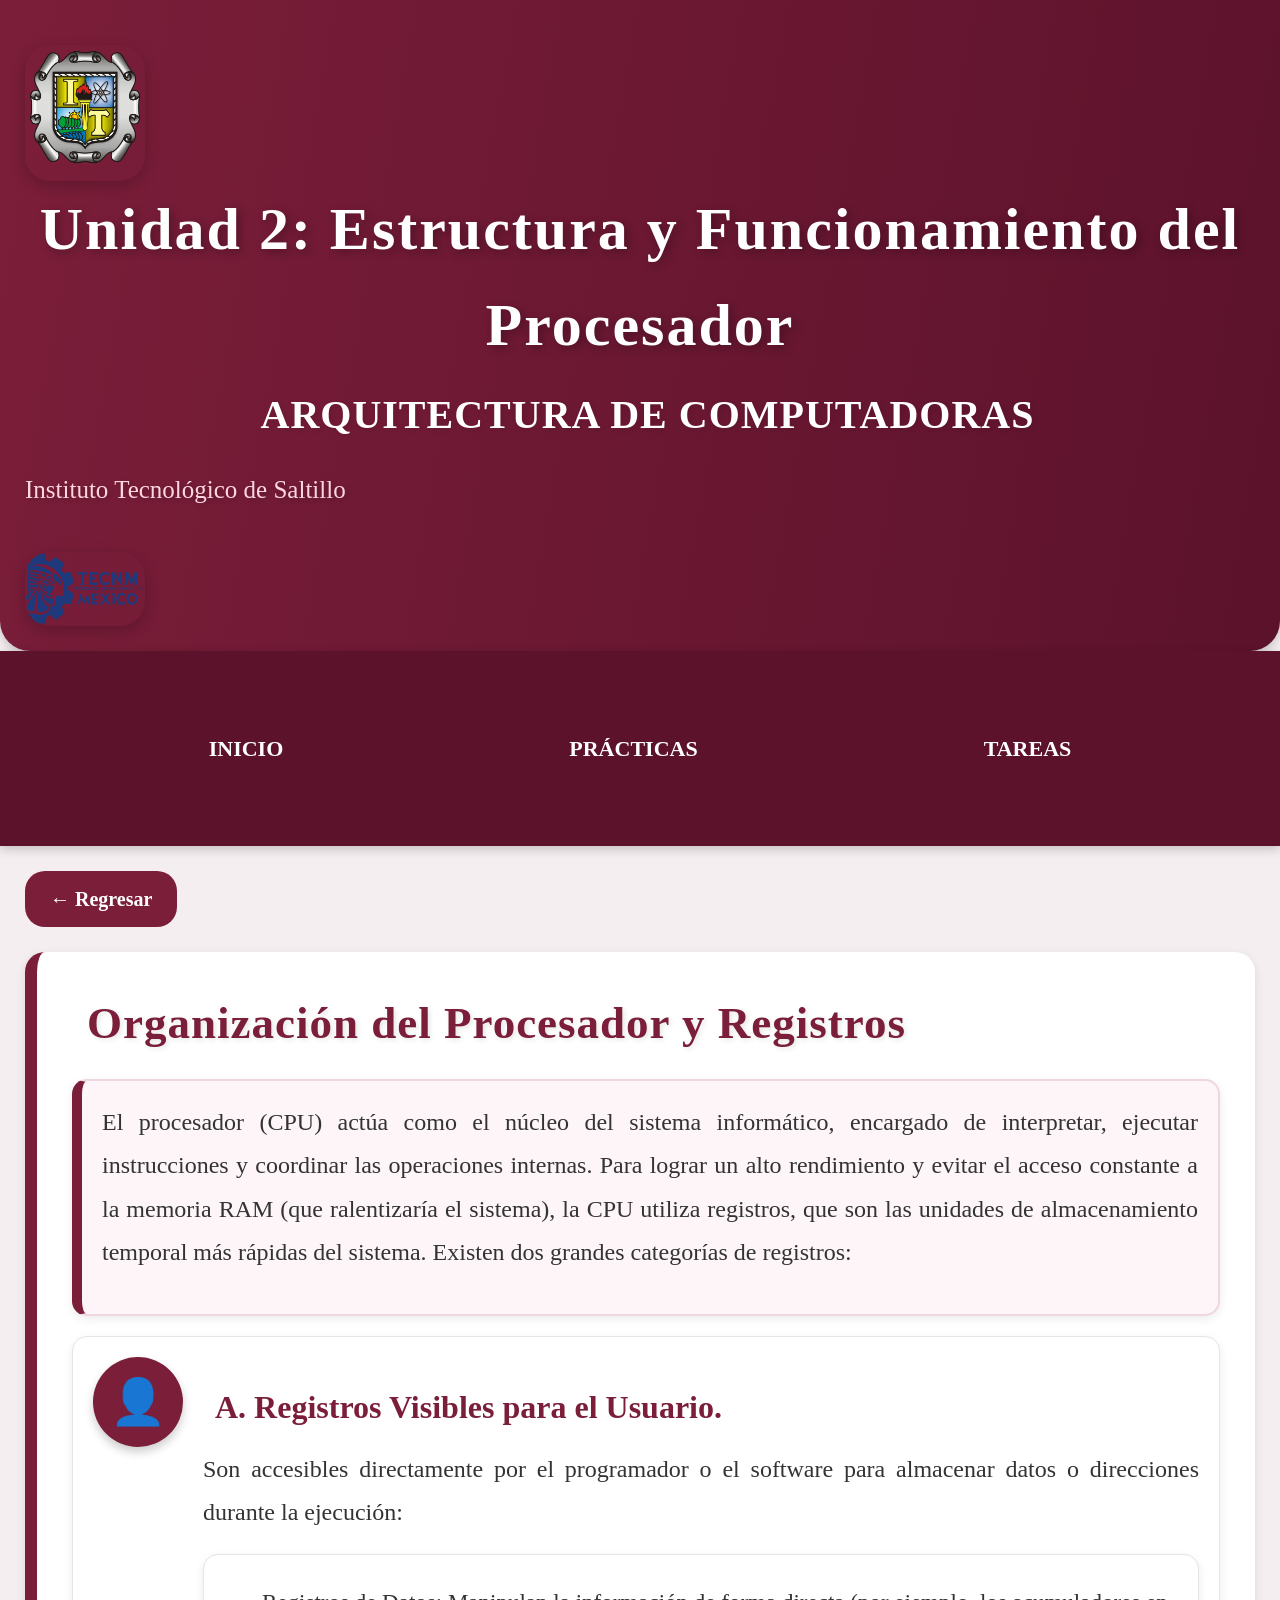
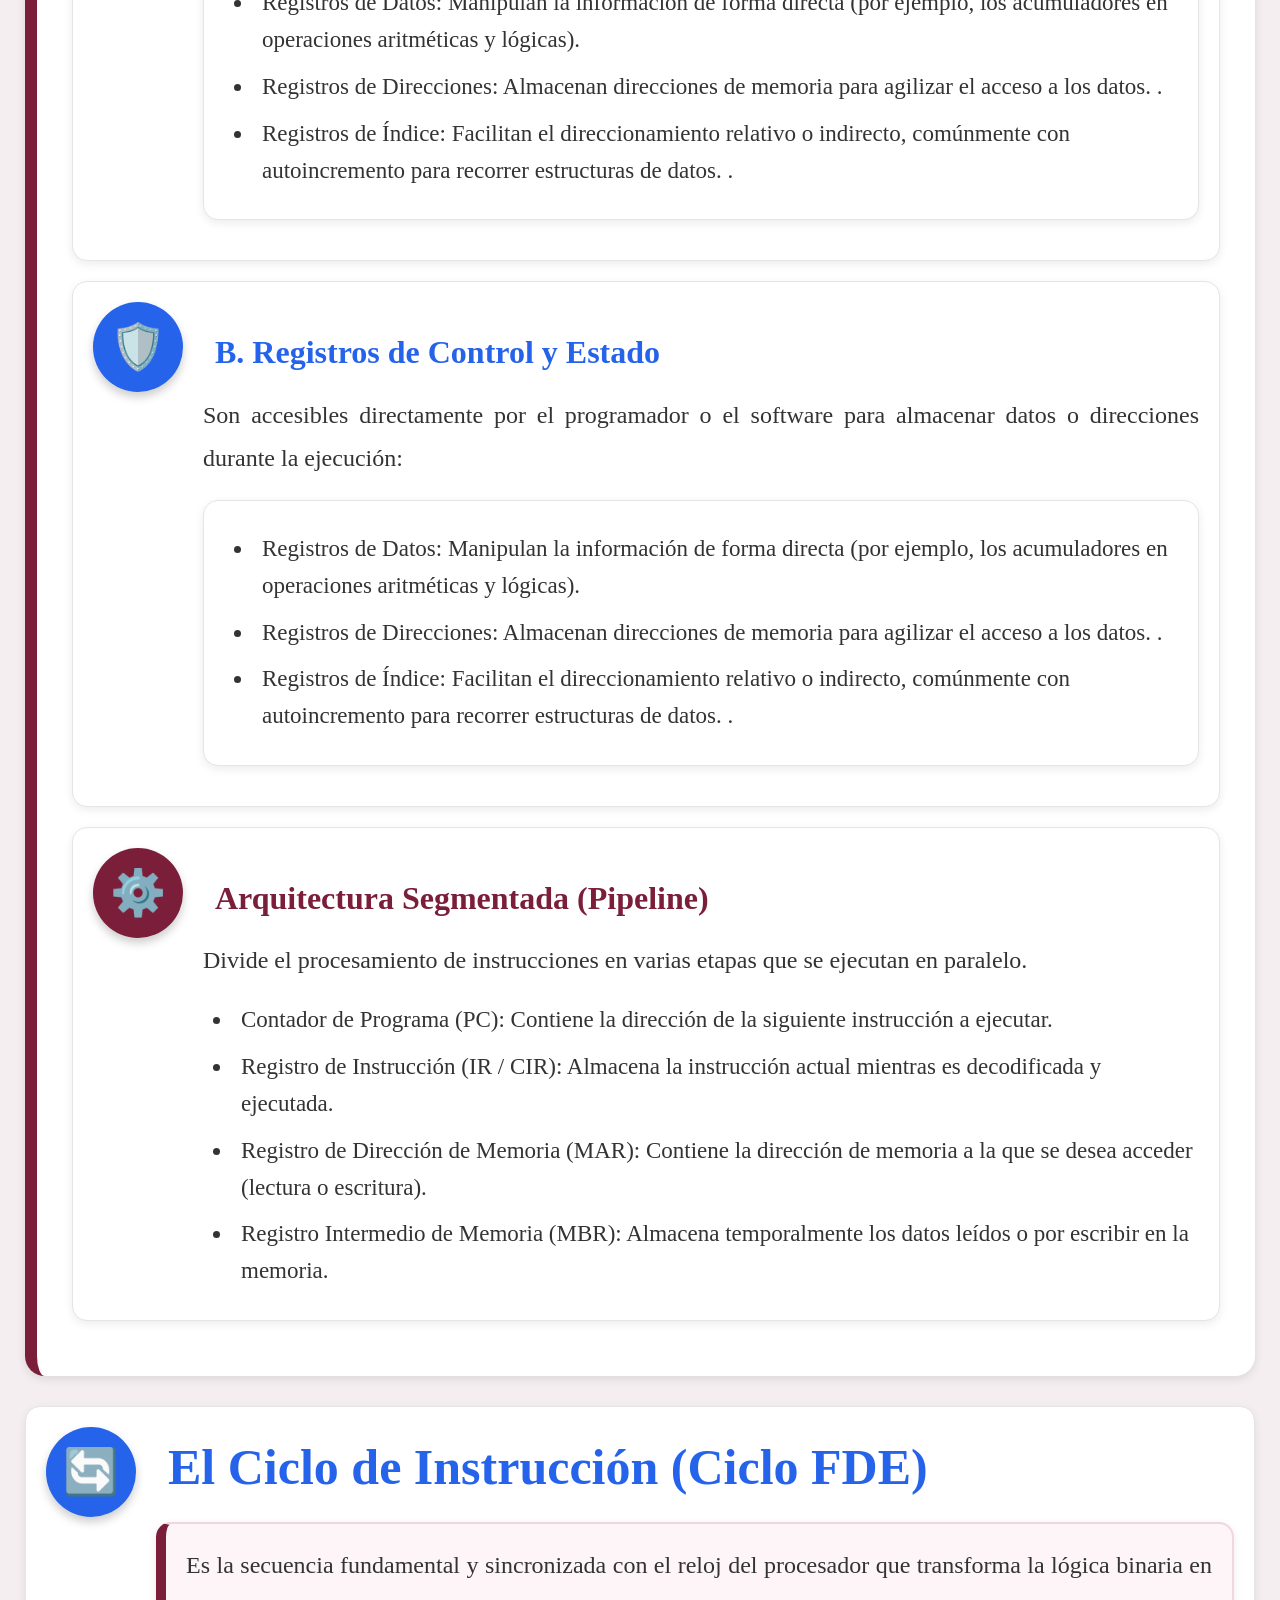
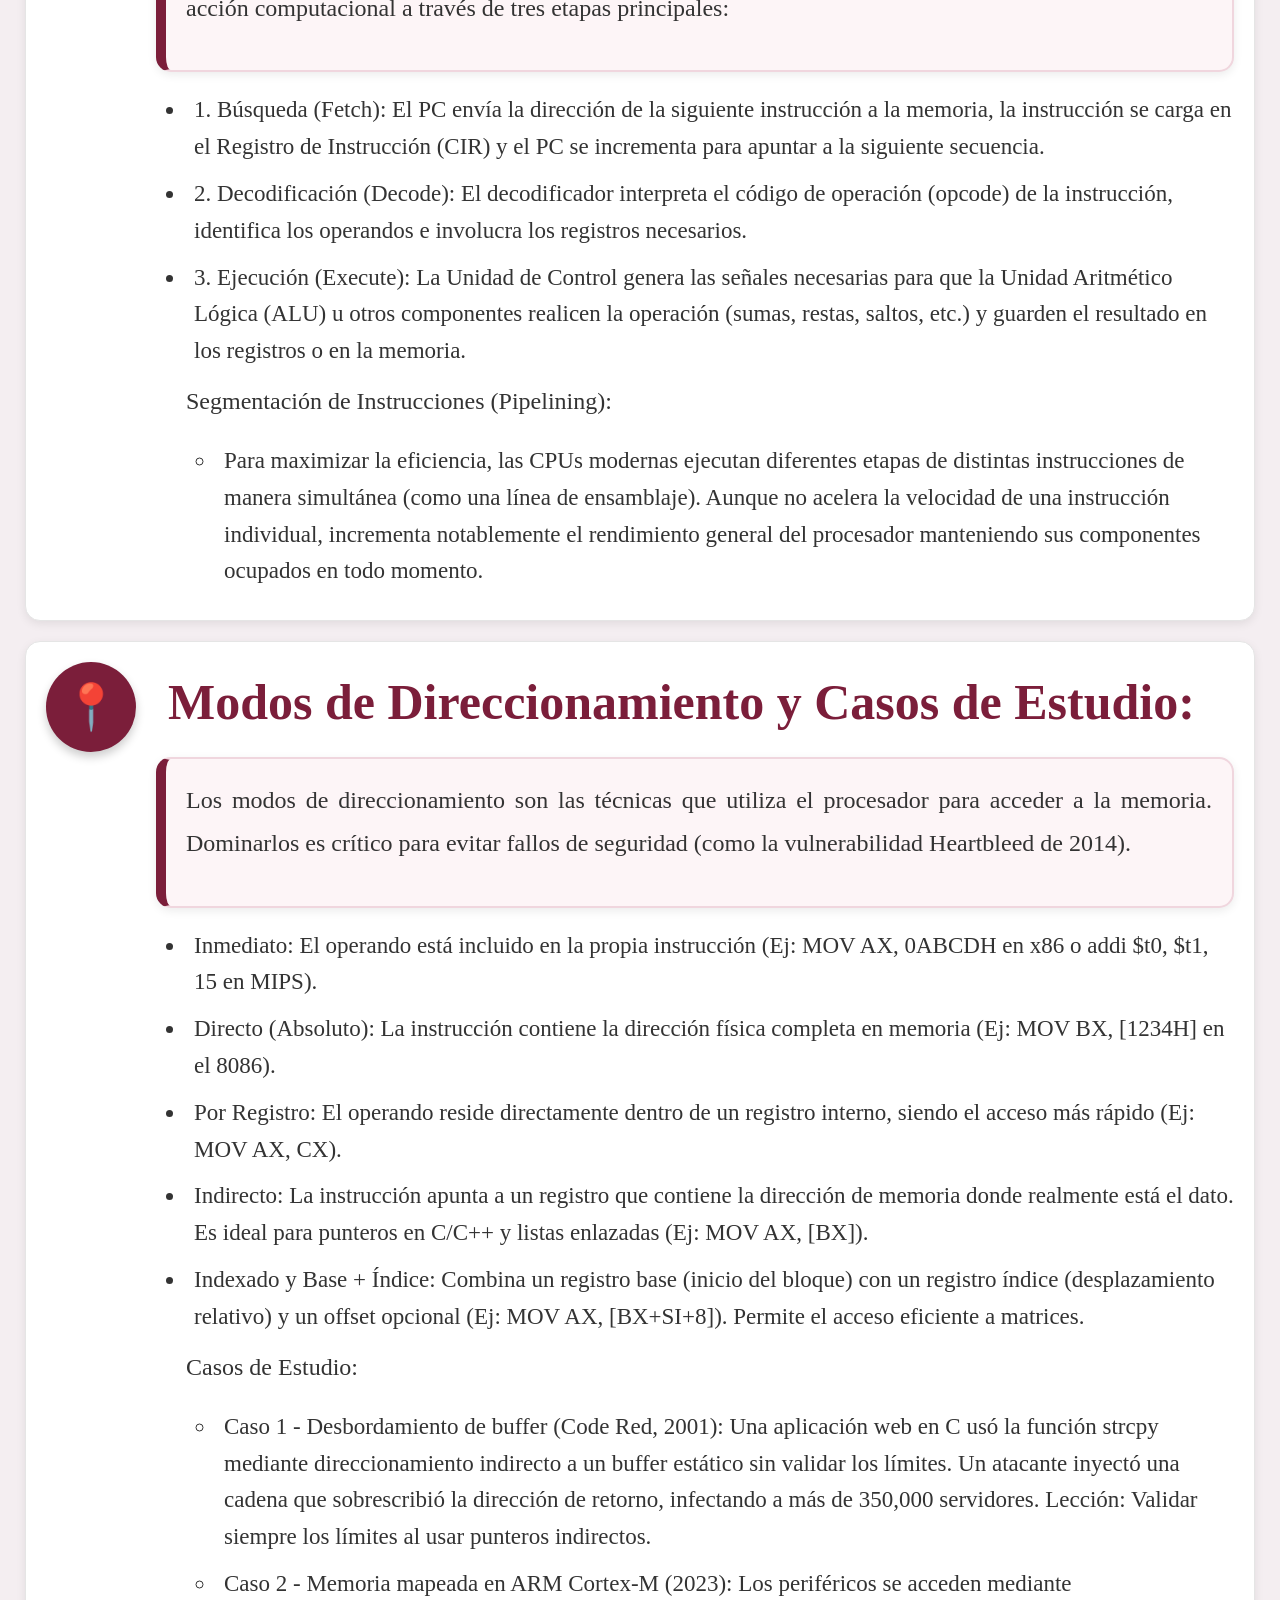
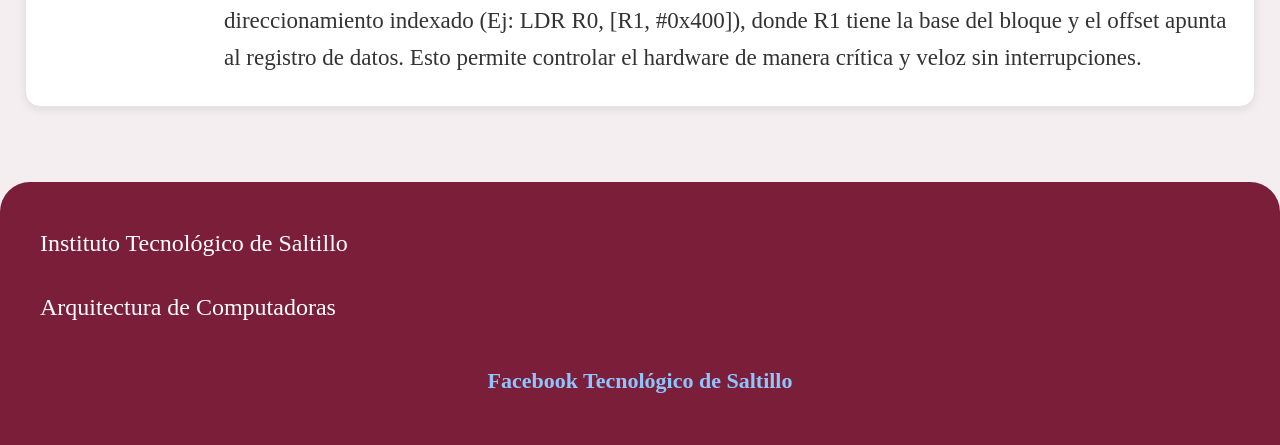
<file: ResumenU2.html>
<!DOCTYPE html>
<html lang="es">

<head>

<meta charset="UTF-8">
<meta name="viewport" content="width=device-width, initial-scale=1.0">

<title>Resumen Unidad 1</title>

<link rel="stylesheet" href="estilos.css">

<style>

/* GENERAL */

*{
    margin:0;
    padding:0;
    box-sizing:border-box;
    font-family:'Times New Roman', Times, serif, Helvetica, sans-serif;
}

body{
    background:#f4eef1;
    color:#333;
}

/* HEADER */

.header{
    background:linear-gradient(100deg,#7b1e3a,#5c122b);
    display:flex;
    justify-content:space-between;
    align-items:center;
    padding:25px;
    box-shadow:0px 3px 10px rgba(0,0,0,0.2);
}

.logo{
    width:120px;
}

.titulo{
    text-align:center;
}

.titulo h1{
    color:white;
    font-size:60px;
}

.titulo h2{
    color:white;
    font-size:40px;
    margin-top:10px;
}

.titulo p{
    color:#ffd6e0;
    font-size:25px;
    margin-top:10px;
}

/* MENÚ */

nav{
    background:#5c122b;
    display:flex;
    justify-content:center;
    gap:150px;
    padding:18px;
}

nav a{
    color:white;
    text-decoration:none;
    font-size:22px;
    font-weight:bold;
    transition:0.3s;
}

nav a:hover{
    color:#ffd6e0;
}

/* SECCIÓN */

section{
    padding:25px;
}

/* BOTÓN */

.btn-regresar{
    background:#7b1e3a;
    color:white;
    text-decoration:none;
    padding:12px 25px;
    border-radius:20px;
    font-size:20px;
    font-weight:bold;
    display:inline-block;
    margin-bottom:25px;
    transition:0.3s;
}

.btn-regresar:hover{
    background:#5c122b;
}

/* TARJETAS */

.card{
    background:white;
    border-radius:20px;
    padding:35px;
    margin-bottom:30px;
    box-shadow:0px 3px 10px rgba(0,0,0,0.1);
}

/* TITULOS */

.card h2{
    color:#7b1e3a;
    font-size:45px;
    margin-bottom:20px;
}

.card h3{
    color:#7b1e3a;
    font-size:32px;
    margin-top:25px;
    margin-bottom:15px;
}

/* CAJAS */

.info{
    background:#fdf5f7;
    border:2px solid #f0d6de;
    border-left:10px solid #7b1e3a;
    border-radius:15px;
    padding:20px;
    margin-top:15px;
    margin-bottom:20px;
}

.azul{
    border-left:10px solid #2563eb;
}

/* FILAS */

.fila{
    display:flex;
    align-items:flex-start;
    gap:20px;
    background:#fff;
    border:1px solid #e5e5e5;
    border-radius:15px;
    padding:20px;
    margin-top:15px;
}

/* ICONOS */

.icono{
    width:90px;
    height:90px;
    border-radius:50%;
    display:flex;
    justify-content:center;
    align-items:center;
    font-size:45px;
    color:white;
    flex-shrink:0;
}

.guindo{
    background:#7b1e3a;
}

.azul-icono{
    background:#2563eb;
}

/* TEXTO */

p{
    font-size:24px;
    line-height:1.8;
    text-align:justify;
}

ul{
    margin-left:30px;
    margin-top:10px;
}

li{
    font-size:23px;
    margin-bottom:10px;
}

/* DOS COLUMNAS */

.columnas{
    display:grid;
    grid-template-columns:1fr 1fr;
    gap:20px;
    margin-top:20px;
}

/* FOOTER */

footer{
    background:#7b1e3a;
    color:white;
    text-align:center;
    padding:40px;
    margin-top:30px;
}

footer a{
    color:#8ec5ff;
    text-decoration:none;
    font-size:22px;
}

</style>

</head>

<body>

<!-- HEADER -->

<header class="header">

<img src="imagenes/its.png" class="logo" alt="ITS">

<div class="titulo">

<h1>
Unidad 2: Estructura y Funcionamiento del Procesador
</h1>

<h2>
ARQUITECTURA DE COMPUTADORAS
</h2>

<p>
Instituto Tecnológico de Saltillo
</p>

</div>

<img src="imagenes/Logo-Tec.png" class="logo" alt="TecNM">

</header>

<!-- MENÚ -->

<nav>

<a href="index.html">INICIO</a>

<a href="Practicas.html">PRÁCTICAS</a>

<a href="Tareas.html">TAREAS</a>

</nav>

<!-- CONTENIDO -->

<section>

<a href="index.html" class="btn-regresar">
← Regresar
</a>

<!-- TEMA 1 -->

<div class="card">

<h2>
Organización del Procesador y Registros
</h2>

<div class="info">

<p>

El procesador (CPU) actúa como el núcleo del sistema informático, encargado de interpretar, ejecutar instrucciones y coordinar las operaciones internas. Para lograr un alto rendimiento y evitar el acceso constante a la memoria RAM (que ralentizaría el sistema), la CPU utiliza registros, que son las unidades de almacenamiento temporal más rápidas del sistema. 
Existen dos grandes categorías de registros: 
</p>

</div>

<!-- VON NEUMANN -->

<div class="fila">

<div class="icono guindo">
👤
</div>

<div>

<h3>
A. Registros Visibles para el Usuario.
</h3>

<p>

Son accesibles directamente por el programador o el software para almacenar datos o direcciones durante la ejecución: 

</p>

<div class="fila">

<div>

<ul>

<li>Registros de Datos: Manipulan la información de forma directa (por ejemplo, los acumuladores en operaciones aritméticas y lógicas). </li>

<li>Registros de Direcciones: Almacenan direcciones de memoria para agilizar el acceso a los datos. .</li>

<li>Registros de Índice: Facilitan el direccionamiento relativo o indirecto, comúnmente con autoincremento para recorrer estructuras de datos. .</li>

</ul>

</div>

</div>

</div>


</div>


<!-- HARVARD -->

<div class="fila">

<div class="icono azul-icono">
🛡️
</div>

<div>

<h3 style="color:#2563eb;">
B. Registros de Control y Estado
</h3>


<p>

Son accesibles directamente por el programador o el software para almacenar datos o direcciones durante la ejecución: 

</p>

<div class="fila">

<ul>

<li>Registros de Datos: Manipulan la información de forma directa (por ejemplo, los acumuladores en operaciones aritméticas y lógicas). </li>

<li>Registros de Direcciones: Almacenan direcciones de memoria para agilizar el acceso a los datos. .</li>

<li>Registros de Índice: Facilitan el direccionamiento relativo o indirecto, comúnmente con autoincremento para recorrer estructuras de datos. .</li>

</ul>

</div>

</div>

</div>


<!-- PIPELINE -->

<div class="fila">

<div class="icono guindo">
⚙️
</div>

<div>

<h3>
Arquitectura Segmentada (Pipeline)
</h3>

<p>

Divide el procesamiento de instrucciones en varias etapas que se ejecutan en paralelo.

</p>

<ul>

<li>Contador de Programa (PC): Contiene la dirección de la siguiente instrucción a ejecutar. </li>

<li>Registro de Instrucción (IR / CIR): Almacena la instrucción actual mientras es decodificada y ejecutada. </li>

<li>Registro de Dirección de Memoria (MAR): Contiene la dirección de memoria a la que se desea acceder (lectura o escritura). </li>

<li>Registro Intermedio de Memoria (MBR): Almacena temporalmente los datos leídos o por escribir en la memoria. </li>

</ul>

</div>

</div>

</div>

</div>

<!-- MULTIPROCESAMIENTO -->

<div class="fila">

<div class="icono azul-icono">
🔄
</div>

<div>


<h3 style="color:#2563eb;">
El Ciclo de Instrucción (Ciclo FDE)
</h3>

<div class="info">

<p>
Es la secuencia fundamental y sincronizada con el reloj del procesador que transforma la lógica binaria en 
acción computacional a través de tres etapas principales:
</p>

</div>
<ul>

<li>1.	Búsqueda (Fetch): El PC envía la dirección de la siguiente instrucción a la memoria, la instrucción se carga en el Registro de Instrucción (CIR) y el PC se incrementa para apuntar a la siguiente secuencia. </li>

<li>2.	Decodificación (Decode): El decodificador interpreta el código de operación (opcode) de la instrucción, identifica los operandos e involucra los registros necesarios. </li>

<li>3.	Ejecución (Execute): La Unidad de Control genera las señales necesarias para que la Unidad Aritmético Lógica (ALU) u otros componentes realicen la operación (sumas, restas, saltos, etc.) y guarden el resultado en los registros o en la memoria. </li>

<p>Segmentación de Instrucciones (Pipelining):</p>

<ul>

    <li>Para maximizar la eficiencia, las CPUs modernas ejecutan diferentes etapas de distintas instrucciones de manera simultánea (como una línea de ensamblaje). Aunque no acelera la velocidad de una instrucción individual, incrementa notablemente el rendimiento general del procesador manteniendo sus componentes ocupados en todo momento. </li>

</ul>

</ul>

</div>

</div>
<!-- FLYNN -->

<div class="fila">

<div class="icono guindo">
📍
</div>

<div>

<h3>
Modos de Direccionamiento y Casos de Estudio:
</h3>

<div class="info">
<p>

Los modos de direccionamiento son las técnicas que utiliza el procesador para acceder a la memoria. Dominarlos es crítico para evitar fallos de seguridad (como la vulnerabilidad Heartbleed de 2014). 

</p>
</div>
<ul>

<li>Inmediato: El operando está incluido en la propia instrucción (Ej: MOV AX, 0ABCDH en x86 o addi $t0, $t1, 15 en MIPS). </li>

<li>Directo (Absoluto): La instrucción contiene la dirección física completa en memoria (Ej: MOV BX, [1234H] en el 8086). </li>

<li>Por Registro: El operando reside directamente dentro de un registro interno, siendo el acceso más rápido (Ej: MOV AX, CX). </li>

<li>Indirecto: La instrucción apunta a un registro que contiene la dirección de memoria donde realmente está el dato. Es ideal para punteros en C/C++ y listas enlazadas (Ej: MOV AX, [BX]). </li>

<li>Indexado y Base + Índice: Combina un registro base (inicio del bloque) con un registro índice (desplazamiento relativo) y un offset opcional (Ej: MOV AX, [BX+SI+8]). Permite el acceso eficiente a matrices. </li>

<p>Casos de Estudio:</p>
<ul>
    <li>Caso 1 - Desbordamiento de buffer (Code Red, 2001): Una aplicación web en C usó la función strcpy mediante direccionamiento indirecto a un buffer estático sin validar los límites. Un atacante inyectó una cadena que sobrescribió la dirección de retorno, infectando a más de 350,000 servidores. Lección: Validar siempre los límites al usar punteros indirectos. </li>

    <li>Caso 2 - Memoria mapeada en ARM Cortex-M (2023): Los periféricos se acceden mediante direccionamiento indexado (Ej: LDR R0, [R1, #0x400]), donde R1 tiene la base del bloque y el offset apunta al registro de datos. Esto permite controlar el hardware de manera crítica y veloz sin interrupciones. </li>
</ul>



</ul>

</div>

</div>

</div>

</section>

<!-- FOOTER -->

<footer>

<p>
Instituto Tecnológico de Saltillo
</p>

<p>
Arquitectura de Computadoras
</p>

<a href="https://www.facebook.com/TecNMcampusSaltillo">
Facebook Tecnológico de Saltillo
</a>

</footer>

</body>
</html>
</file>
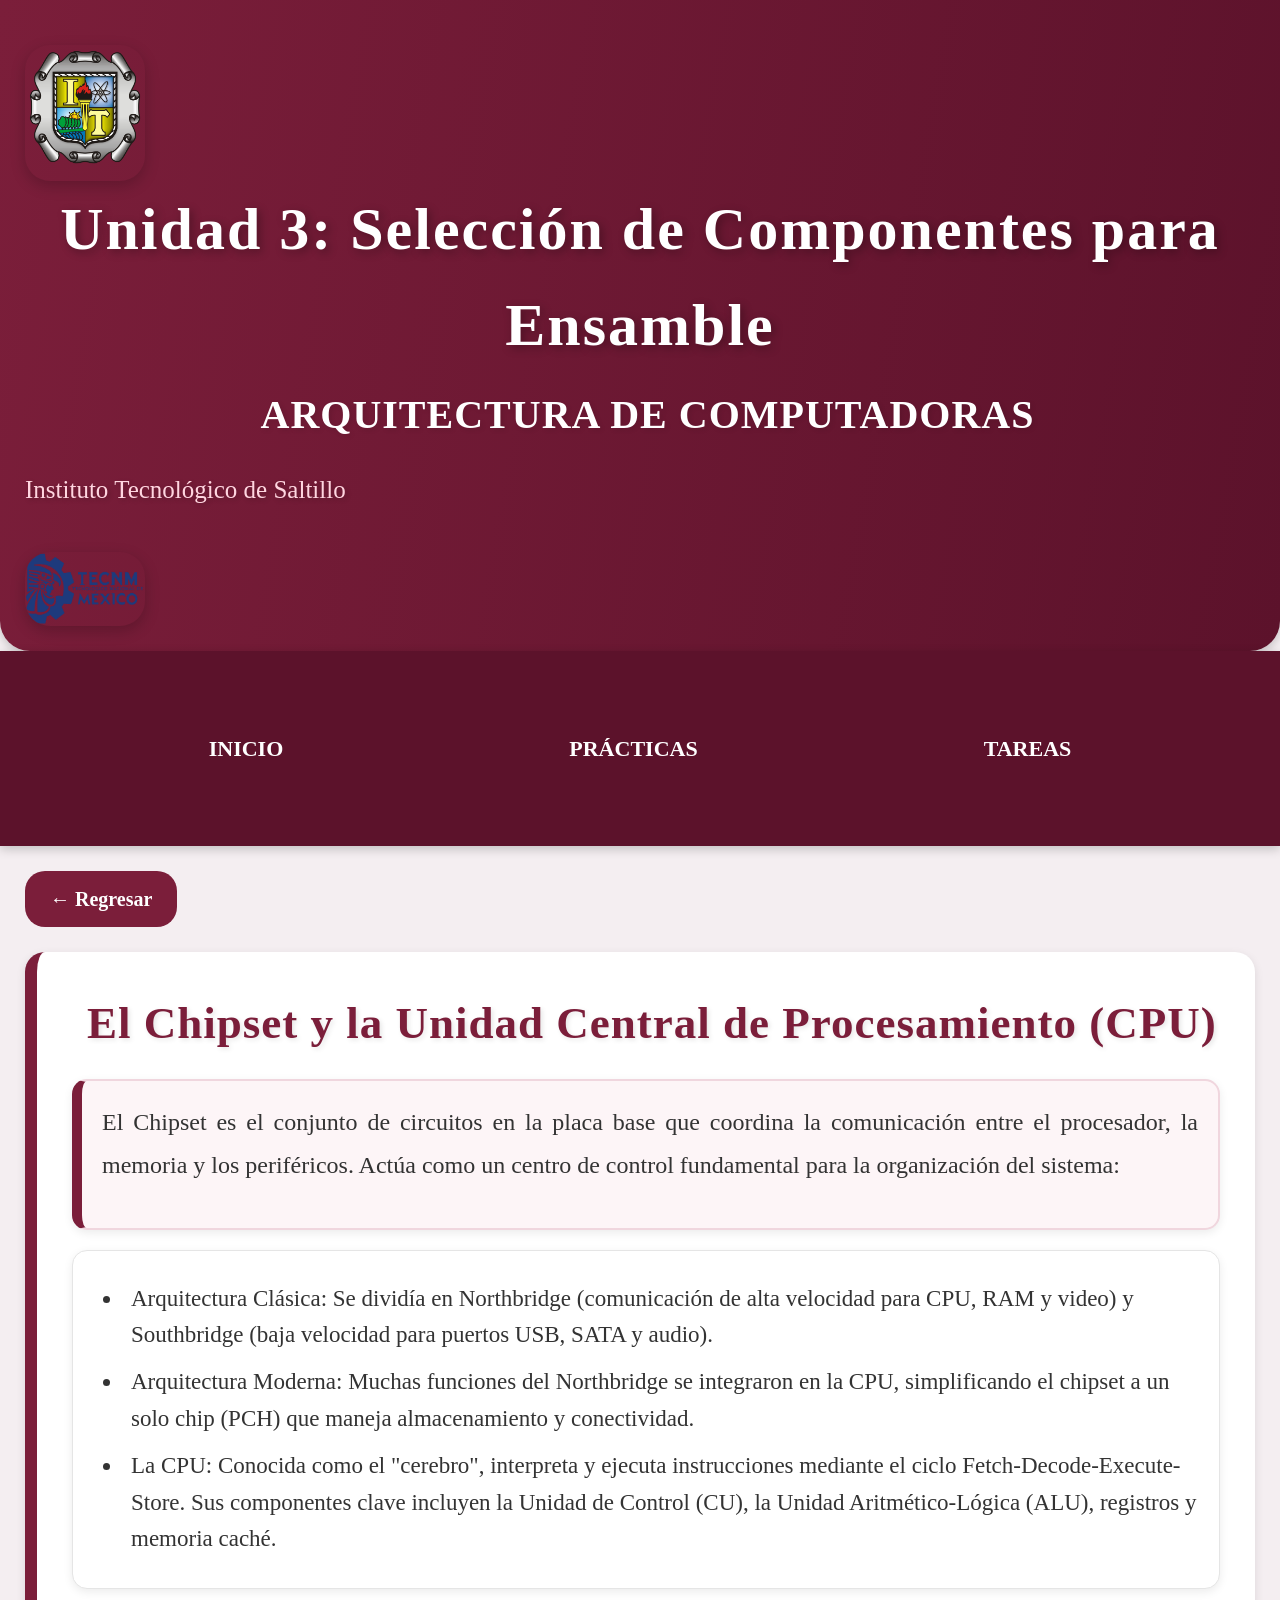
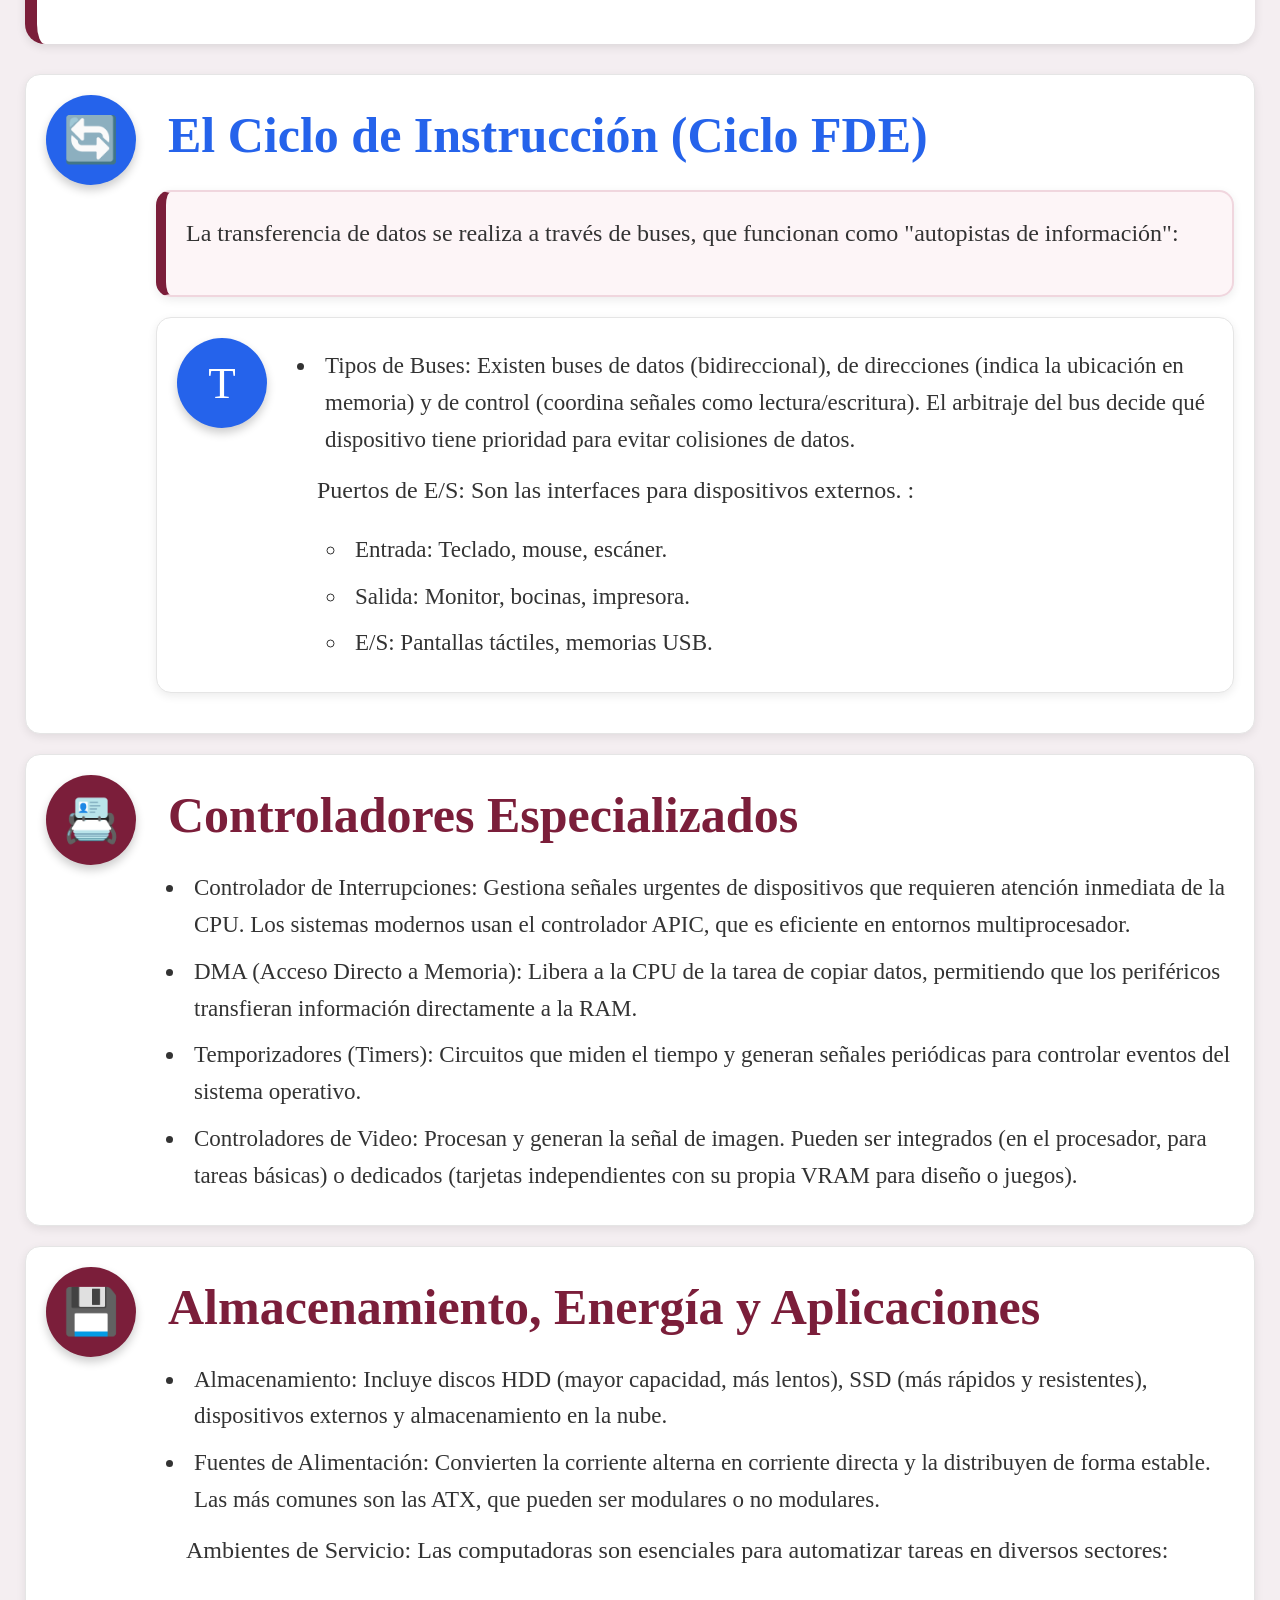
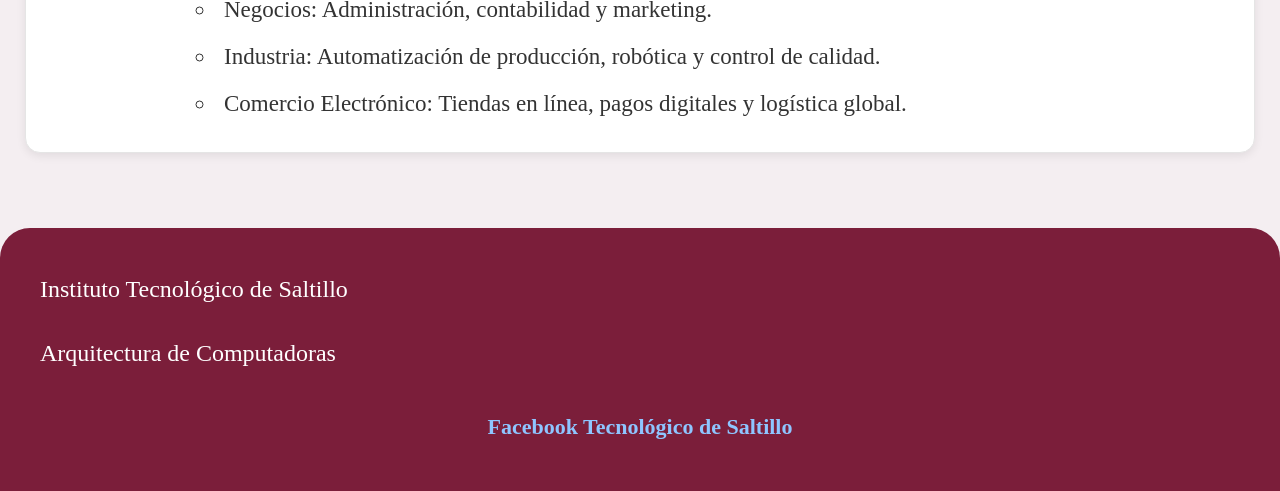
<file: ResumenU3.html>
<!DOCTYPE html>
<html lang="es">

<head>

<meta charset="UTF-8">
<meta name="viewport" content="width=device-width, initial-scale=1.0">

<title>Resumen Unidad 1</title>

<link rel="stylesheet" href="estilos.css">

<style>

/* GENERAL */

*{
    margin:0;
    padding:0;
    box-sizing:border-box;
    font-family:'Times New Roman', Times, serif, Helvetica, sans-serif;
}

body{
    background:#f4eef1;
    color:#333;
}

/* HEADER */

.header{
    background:linear-gradient(100deg,#7b1e3a,#5c122b);
    display:flex;
    justify-content:space-between;
    align-items:center;
    padding:25px;
    box-shadow:0px 3px 10px rgba(0,0,0,0.2);
}

.logo{
    width:120px;
}

.titulo{
    text-align:center;
}

.titulo h1{
    color:white;
    font-size:60px;
}

.titulo h2{
    color:white;
    font-size:40px;
    margin-top:10px;
}

.titulo p{
    color:#ffd6e0;
    font-size:25px;
    margin-top:10px;
}

/* MENÚ */

nav{
    background:#5c122b;
    display:flex;
    justify-content:center;
    gap:150px;
    padding:18px;
}

nav a{
    color:white;
    text-decoration:none;
    font-size:22px;
    font-weight:bold;
    transition:0.3s;
}

nav a:hover{
    color:#ffd6e0;
}

/* SECCIÓN */

section{
    padding:25px;
}

/* BOTÓN */

.btn-regresar{
    background:#7b1e3a;
    color:white;
    text-decoration:none;
    padding:12px 25px;
    border-radius:20px;
    font-size:20px;
    font-weight:bold;
    display:inline-block;
    margin-bottom:25px;
    transition:0.3s;
}

.btn-regresar:hover{
    background:#5c122b;
}

/* TARJETAS */

.card{
    background:white;
    border-radius:20px;
    padding:35px;
    margin-bottom:30px;
    box-shadow:0px 3px 10px rgba(0,0,0,0.1);
}

/* TITULOS */

.card h2{
    color:#7b1e3a;
    font-size:45px;
    margin-bottom:20px;
}

.card h3{
    color:#7b1e3a;
    font-size:32px;
    margin-top:25px;
    margin-bottom:15px;
}

/* CAJAS */

.info{
    background:#fdf5f7;
    border:2px solid #f0d6de;
    border-left:10px solid #7b1e3a;
    border-radius:15px;
    padding:20px;
    margin-top:15px;
    margin-bottom:20px;
}

.azul{
    border-left:10px solid #2563eb;
}

/* FILAS */

.fila{
    display:flex;
    align-items:flex-start;
    gap:20px;
    background:#fff;
    border:1px solid #e5e5e5;
    border-radius:15px;
    padding:20px;
    margin-top:15px;
}

/* ICONOS */

.icono{
    width:90px;
    height:90px;
    border-radius:50%;
    display:flex;
    justify-content:center;
    align-items:center;
    font-size:45px;
    color:white;
    flex-shrink:0;
}

.guindo{
    background:#7b1e3a;
}

.azul-icono{
    background:#2563eb;
}

/* TEXTO */

p{
    font-size:24px;
    line-height:1.8;
    text-align:justify;
}

ul{
    margin-left:30px;
    margin-top:10px;
}

li{
    font-size:23px;
    margin-bottom:10px;
}

/* DOS COLUMNAS */

.columnas{
    display:grid;
    grid-template-columns:1fr 1fr;
    gap:20px;
    margin-top:20px;
}

/* FOOTER */

footer{
    background:#7b1e3a;
    color:white;
    text-align:center;
    padding:40px;
    margin-top:30px;
}

footer a{
    color:#8ec5ff;
    text-decoration:none;
    font-size:22px;
}

</style>

</head>

<body>

<!-- HEADER -->

<header class="header">

<img src="imagenes/its.png" class="logo" alt="ITS">

<div class="titulo">

<h1>
Unidad 3: Selección de Componentes para Ensamble
</h1>

<h2>
ARQUITECTURA DE COMPUTADORAS
</h2>

<p>
Instituto Tecnológico de Saltillo
</p>

</div>

<img src="imagenes/Logo-Tec.png" class="logo" alt="TecNM">

</header>

<!-- MENÚ -->

<nav>

<a href="index.html">INICIO</a>

<a href="Practicas.html">PRÁCTICAS</a>

<a href="Tareas.html">TAREAS</a>

</nav>

<!-- CONTENIDO -->

<section>

<a href="index.html" class="btn-regresar">
← Regresar
</a>

<!-- TEMA 1 -->

<div class="card">

<h2>
El Chipset y la Unidad Central de Procesamiento (CPU)
</h2>

<div class="info">

<p>
El Chipset es el conjunto de circuitos en la placa base que coordina la comunicación entre el procesador, la memoria y los periféricos. Actúa como un centro de control fundamental para la organización del sistema:
</p>

</div>

<div class="fila">

<div>

<ul>

<li>Arquitectura Clásica: Se dividía en Northbridge (comunicación de alta velocidad para CPU, RAM y video) y Southbridge (baja velocidad para puertos USB, SATA y audio). </li>

<li>Arquitectura Moderna: Muchas funciones del Northbridge se integraron en la CPU, simplificando el chipset a un solo chip (PCH) que maneja almacenamiento y conectividad. </li>

<li>La CPU: Conocida como el "cerebro", interpreta y ejecuta instrucciones mediante el ciclo Fetch-Decode-Execute-Store. Sus componentes clave incluyen la Unidad de Control (CU), la Unidad Aritmético-Lógica (ALU), registros y memoria caché. </li>

</ul>

</div>

</div>

</div>


<!-- MULTIPROCESAMIENTO -->

<div class="fila">

<div class="icono azul-icono">
🔄
</div>

<div>


<h3 style="color:#2563eb;">
El Ciclo de Instrucción (Ciclo FDE)
</h3>

<div class="info">

<p>
La transferencia de datos se realiza a través de buses, que funcionan como "autopistas de información":
</p>

</div>

<div class="fila">

<div class="icono azul-icono">

T

</div>

<ul>

<li>Tipos de Buses: Existen buses de datos (bidireccional), de direcciones (indica la ubicación en memoria) y de control (coordina señales como lectura/escritura). El arbitraje del bus decide qué dispositivo tiene prioridad para evitar colisiones de datos.  </li>

<p>Puertos de E/S: Son las interfaces para dispositivos externos. :</p>

<ul>

    <li>Entrada: Teclado, mouse, escáner. </li>

    <li>Salida: Monitor, bocinas, impresora. </li>

    <li>E/S: Pantallas táctiles, memorias USB. </li>

</ul>

</ul>

</div>

</div>

</div>

<!-- FLYNN -->

<div class="fila">

<div class="icono guindo">
📇
</div>

<div>

<h3>
Controladores Especializados
</h3>

<ul>

<li>Controlador de Interrupciones: Gestiona señales urgentes de dispositivos que requieren atención inmediata de la CPU. Los sistemas modernos usan el controlador APIC, que es eficiente en entornos multiprocesador. </li>

<li>DMA (Acceso Directo a Memoria): Libera a la CPU de la tarea de copiar datos, permitiendo que los periféricos transfieran información directamente a la RAM. </li>

<li>Temporizadores (Timers): Circuitos que miden el tiempo y generan señales periódicas para controlar eventos del sistema operativo. </li>

<li>Controladores de Video: Procesan y generan la señal de imagen. Pueden ser integrados (en el procesador, para tareas básicas) o dedicados (tarjetas independientes con su propia VRAM para diseño o juegos). </li>

</ul>

</div>

</div>

</div>

<div class="fila">

<div class="icono guindo">
💾
</div>

<div>

<h3>

Almacenamiento, Energía y Aplicaciones

</h3>

<ul>

<li>Almacenamiento: Incluye discos HDD (mayor capacidad, más lentos), SSD (más rápidos y resistentes), dispositivos externos y almacenamiento en la nube. </li>

<li>Fuentes de Alimentación: Convierten la corriente alterna en corriente directa y la distribuyen de forma estable. Las más comunes son las ATX, que pueden ser modulares o no modulares. </li>

<p>Ambientes de Servicio: Las computadoras son esenciales para automatizar tareas en diversos sectores: </p>

<ul>

    <li>Negocios: Administración, contabilidad y marketing. </li>

    <li>Industria: Automatización de producción, robótica y control de calidad. </li>

    <li>Comercio Electrónico: Tiendas en línea, pagos digitales y logística global. </li>

</ul>

</ul>

</div>

</div>

</div>

</section>

<!-- FOOTER -->

<footer>

<p>
Instituto Tecnológico de Saltillo
</p>

<p>
Arquitectura de Computadoras
</p>

<a href="https://www.facebook.com/TecNMcampusSaltillo">
Facebook Tecnológico de Saltillo
</a>

</footer>

</body>
</html>
</file>
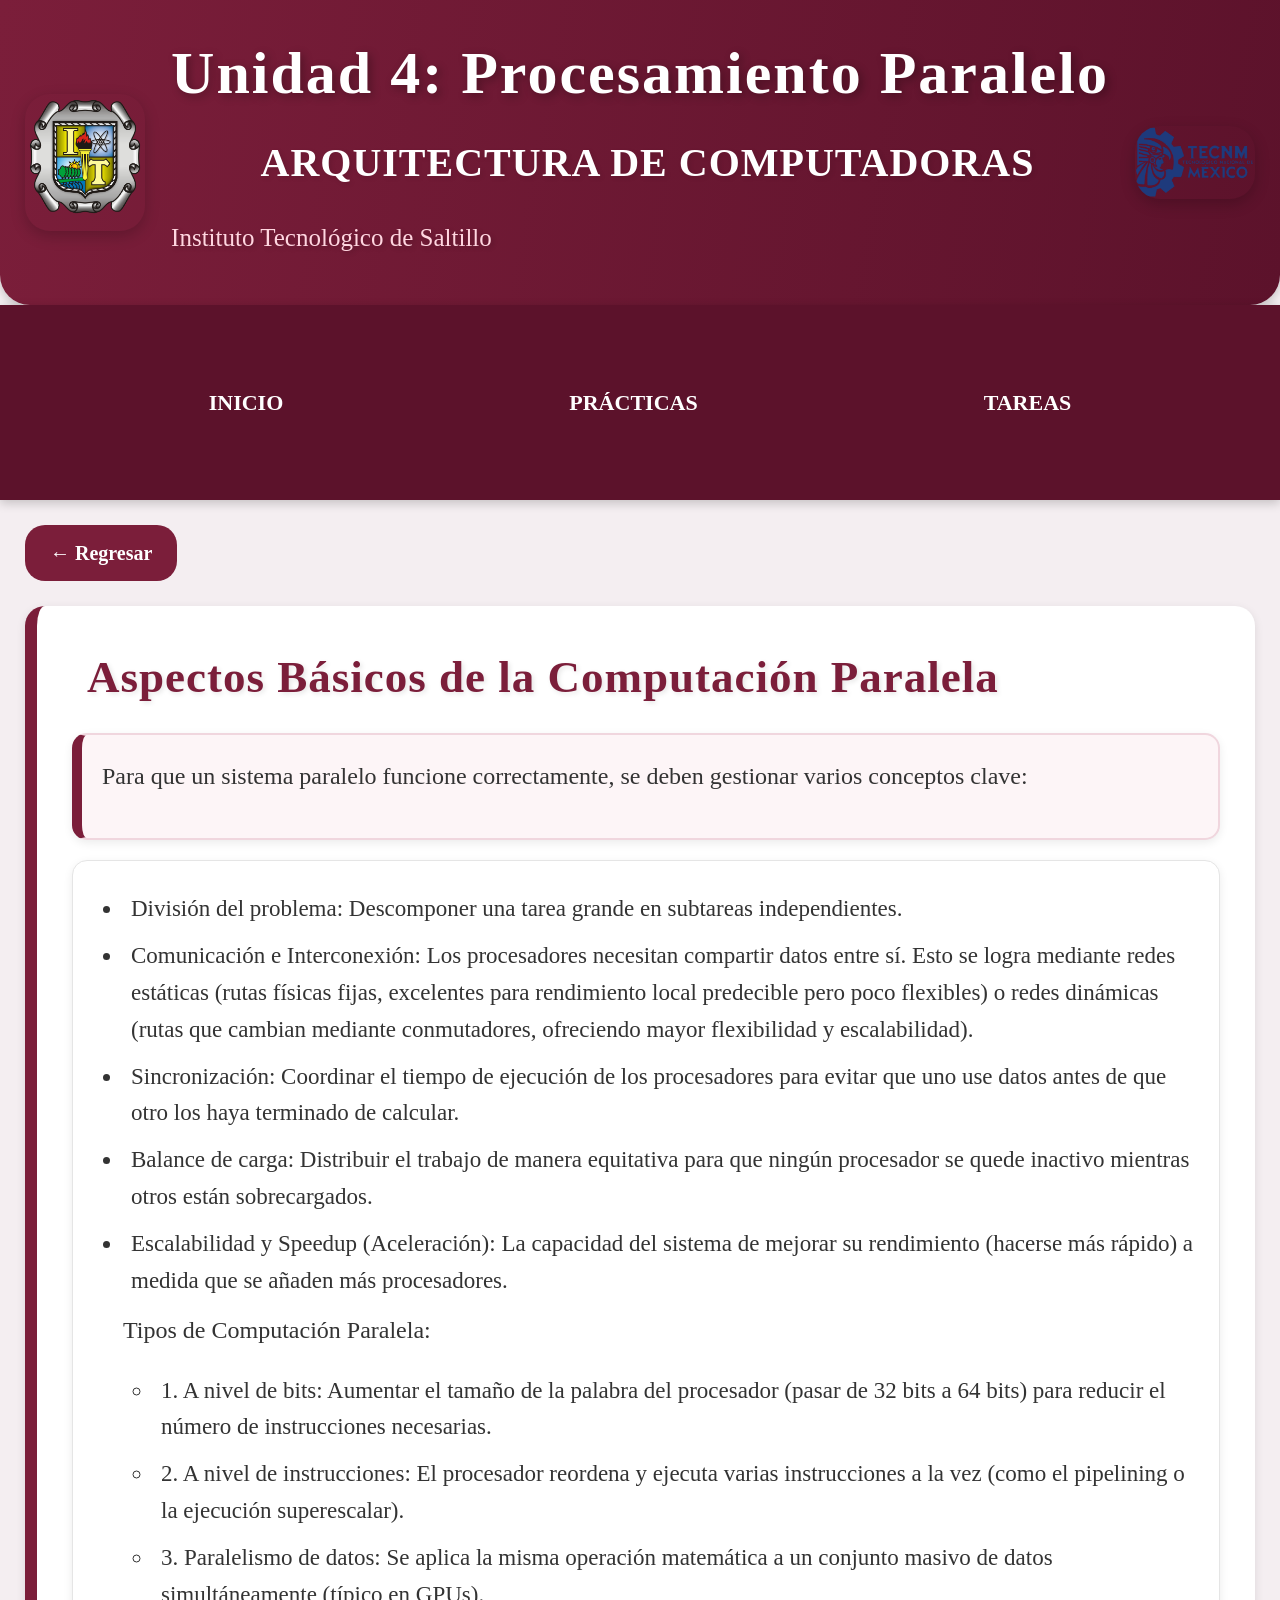
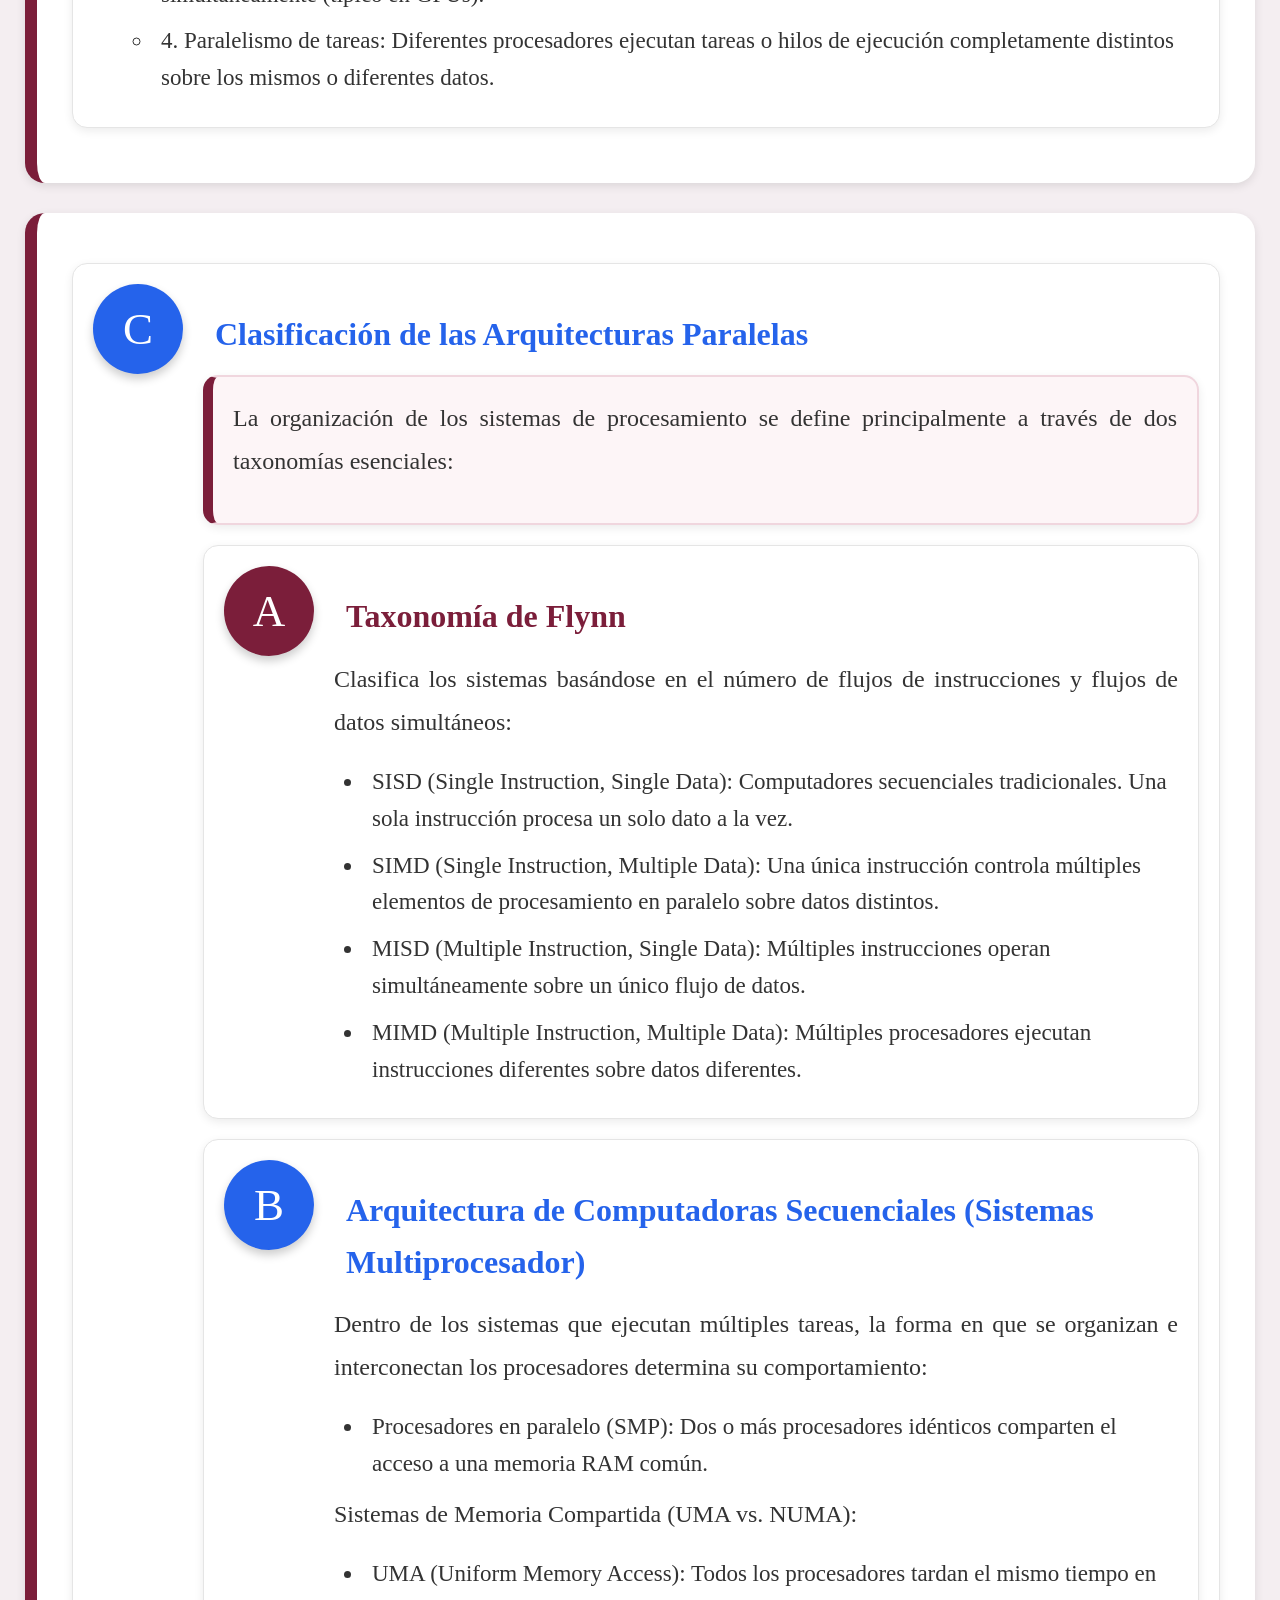
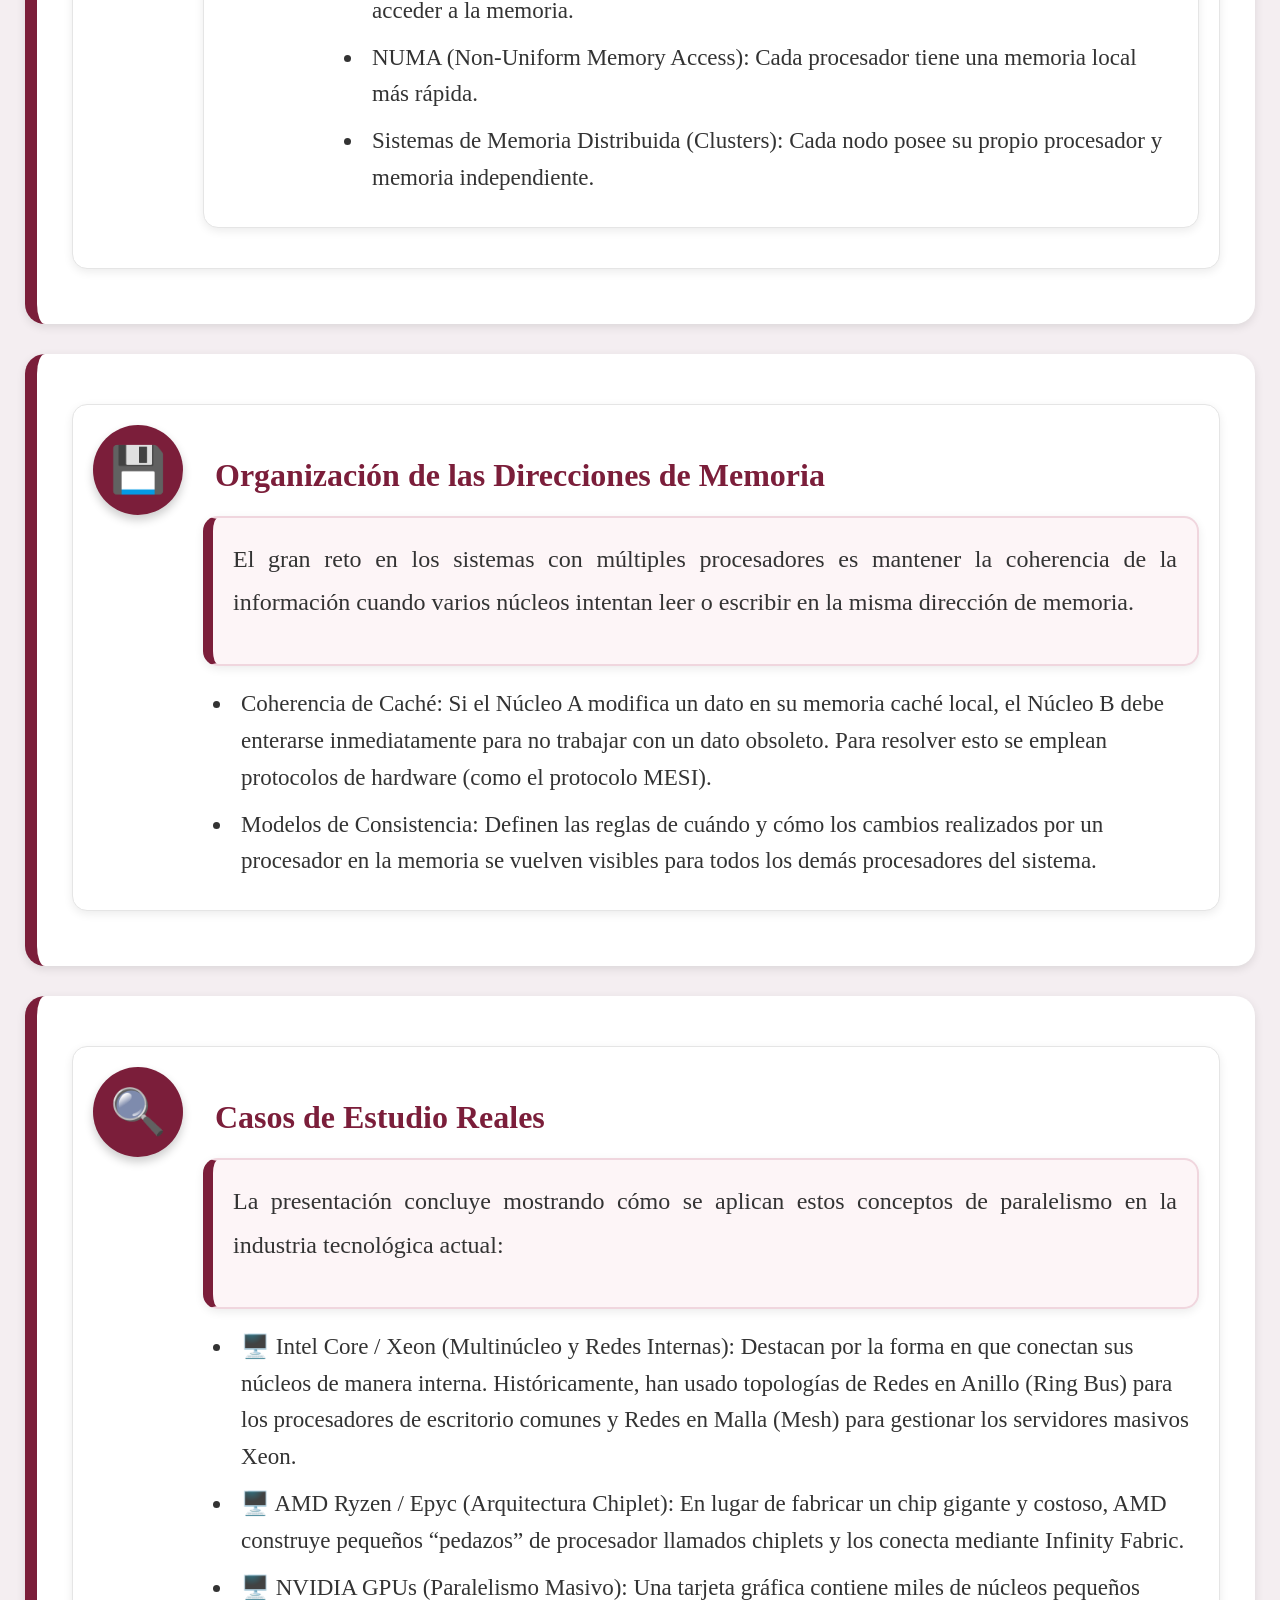
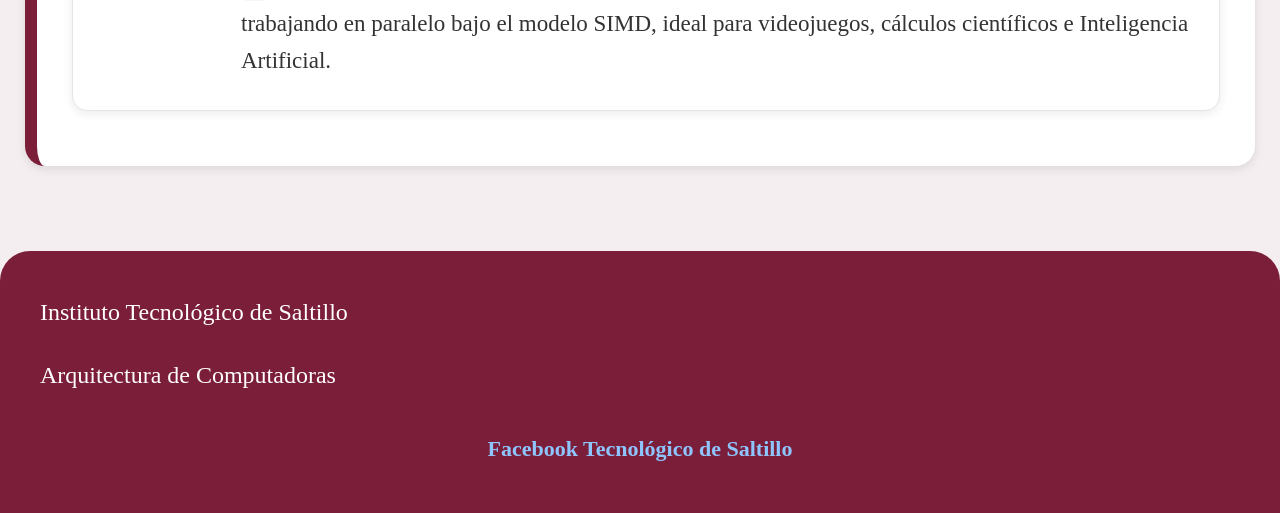
<file: ResumenU4.html>
<!DOCTYPE html>
<html lang="es">

<head>

<meta charset="UTF-8">
<meta name="viewport" content="width=device-width, initial-scale=1.0">

<title>Resumen Unidad 1</title>

<link rel="stylesheet" href="estilos.css">

<style>

/* GENERAL */

*{
    margin:0;
    padding:0;
    box-sizing:border-box;
    font-family:'Times New Roman', Times, serif, Helvetica, sans-serif;
}

body{
    background:#f4eef1;
    color:#333;
}

/* HEADER */

.header{
    background:linear-gradient(100deg,#7b1e3a,#5c122b);
    display:flex;
    justify-content:space-between;
    align-items:center;
    padding:25px;
    box-shadow:0px 3px 10px rgba(0,0,0,0.2);
}

.logo{
    width:120px;
}

.titulo{
    text-align:center;
}

.titulo h1{
    color:white;
    font-size:60px;
}

.titulo h2{
    color:white;
    font-size:40px;
    margin-top:10px;
}

.titulo p{
    color:#ffd6e0;
    font-size:25px;
    margin-top:10px;
}

/* MENÚ */

nav{
    background:#5c122b;
    display:flex;
    justify-content:center;
    gap:150px;
    padding:18px;
}

nav a{
    color:white;
    text-decoration:none;
    font-size:22px;
    font-weight:bold;
    transition:0.3s;
}

nav a:hover{
    color:#ffd6e0;
}

/* SECCIÓN */

section{
    padding:25px;
}

/* BOTÓN */

.btn-regresar{
    background:#7b1e3a;
    color:white;
    text-decoration:none;
    padding:12px 25px;
    border-radius:20px;
    font-size:20px;
    font-weight:bold;
    display:inline-block;
    margin-bottom:25px;
    transition:0.3s;
}

.btn-regresar:hover{
    background:#5c122b;
}

/* TARJETAS */

.card{
    background:white;
    border-radius:20px;
    padding:35px;
    margin-bottom:30px;
    box-shadow:0px 3px 10px rgba(0,0,0,0.1);
}

/* TITULOS */

.card h2{
    color:#7b1e3a;
    font-size:45px;
    margin-bottom:20px;
}

.card h3{
    color:#7b1e3a;
    font-size:32px;
    margin-top:25px;
    margin-bottom:15px;
}

/* CAJAS */

.info{
    background:#fdf5f7;
    border:2px solid #f0d6de;
    border-left:10px solid #7b1e3a;
    border-radius:15px;
    padding:20px;
    margin-top:15px;
    margin-bottom:20px;
}

.azul{
    border-left:10px solid #2563eb;
}

/* FILAS */

.fila{
    display:flex;
    align-items:flex-start;
    gap:20px;
    background:#fff;
    border:1px solid #e5e5e5;
    border-radius:15px;
    padding:20px;
    margin-top:15px;
}

/* ICONOS */

.icono{
    width:90px;
    height:90px;
    border-radius:50%;
    display:flex;
    justify-content:center;
    align-items:center;
    font-size:45px;
    color:white;
    flex-shrink:0;
}

.guindo{
    background:#7b1e3a;
}

.azul-icono{
    background:#2563eb;
}

/* TEXTO */

p{
    font-size:24px;
    line-height:1.8;
    text-align:justify;
}

ul{
    margin-left:30px;
    margin-top:10px;
}

li{
    font-size:23px;
    margin-bottom:10px;
}

/* DOS COLUMNAS */

.columnas{
    display:grid;
    grid-template-columns:1fr 1fr;
    gap:20px;
    margin-top:20px;
}

/* FOOTER */

footer{
    background:#7b1e3a;
    color:white;
    text-align:center;
    padding:40px;
    margin-top:30px;
}

footer a{
    color:#8ec5ff;
    text-decoration:none;
    font-size:22px;
}

</style>

</head>

<body>

<!-- HEADER -->

<header class="header">

<img src="imagenes/its.png" class="logo" alt="ITS">

<div class="titulo">

<h1>
Unidad 4: Procesamiento Paralelo
</h1>

<h2>
ARQUITECTURA DE COMPUTADORAS
</h2>

<p>
Instituto Tecnológico de Saltillo
</p>

</div>

<img src="imagenes/Logo-Tec.png" class="logo" alt="TecNM">

</header>

<!-- MENÚ -->

<nav>

<a href="index.html">INICIO</a>

<a href="Practicas.html">PRÁCTICAS</a>

<a href="Tareas.html">TAREAS</a>

</nav>

<!-- CONTENIDO -->

<section>

<a href="index.html" class="btn-regresar">
← Regresar
</a>

<!-- TEMA 1 -->

<div class="card">

<h2>
Aspectos Básicos de la Computación Paralela
</h2>

<div class="info">

<p>
Para que un sistema paralelo funcione correctamente, se deben gestionar varios conceptos clave:
</p>

</div>

<div class="fila">

<div>

<ul>

<li>División del problema: Descomponer una tarea grande en subtareas independientes.</li>

<li>Comunicación e Interconexión: Los procesadores necesitan compartir datos entre sí. Esto se logra mediante redes estáticas (rutas físicas fijas, excelentes para rendimiento local predecible pero poco flexibles) o redes dinámicas (rutas que cambian mediante conmutadores, ofreciendo mayor flexibilidad y escalabilidad).</li>

<li>Sincronización: Coordinar el tiempo de ejecución de los procesadores para evitar que uno use datos antes de que otro los haya terminado de calcular.</li>

<li>Balance de carga: Distribuir el trabajo de manera equitativa para que ningún procesador se quede inactivo mientras otros están sobrecargados.</li>

<li>Escalabilidad y Speedup (Aceleración): La capacidad del sistema de mejorar su rendimiento (hacerse más rápido) a medida que se añaden más procesadores.</li>

<p>Tipos de Computación Paralela:</p>

<ul>

    <li>1.	A nivel de bits: Aumentar el tamaño de la palabra del procesador (pasar de 32 bits a 64 bits) para reducir el número de instrucciones necesarias.</li>

    <li>2.	A nivel de instrucciones: El procesador reordena y ejecuta varias instrucciones a la vez (como el pipelining o la ejecución superescalar).</li>

    <li>3.	Paralelismo de datos: Se aplica la misma operación matemática a un conjunto masivo de datos simultáneamente (típico en GPUs).</li>

    <li>4.	Paralelismo de tareas: Diferentes procesadores ejecutan tareas o hilos de ejecución completamente distintos sobre los mismos o diferentes datos.</li>

</ul>

</ul>

</div>

</div>

</div>


<div>
<!-- Clasificación de las Arquitecturas Paralelas -->

<div class="card">

<div class="fila">

<div class="icono azul-icono">
C
</div>

<div>

<h3 style="color:#2563eb;">
Clasificación de las Arquitecturas Paralelas
</h3>

<div class="info">

<p>
La organización de los sistemas de procesamiento se define principalmente a través de dos taxonomías esenciales:
</p>

</div>

<!-- TAXONOMÍA DE FLYNN -->

<div class="fila">

<div class="icono guindo">
A
</div>

<div>

<h3>
Taxonomía de Flynn
</h3>

<p>
Clasifica los sistemas basándose en el número de flujos de instrucciones y flujos de datos simultáneos:
</p>

<ul>

<li>
SISD (Single Instruction, Single Data): Computadores secuenciales tradicionales. Una sola instrucción procesa un solo dato a la vez.
</li>

<li>
SIMD (Single Instruction, Multiple Data): Una única instrucción controla múltiples elementos de procesamiento en paralelo sobre datos distintos.
</li>

<li>
MISD (Multiple Instruction, Single Data): Múltiples instrucciones operan simultáneamente sobre un único flujo de datos.
</li>

<li>
MIMD (Multiple Instruction, Multiple Data): Múltiples procesadores ejecutan instrucciones diferentes sobre datos diferentes.
</li>

</ul>

</div>

</div>

<!-- SISTEMAS MULTIPROCESADOR -->

<div class="fila">

<div class="icono azul-icono">
B
</div>

<div>

<h3 style="color:#2563eb;">
Arquitectura de Computadoras Secuenciales (Sistemas Multiprocesador)
</h3>

<p>
Dentro de los sistemas que ejecutan múltiples tareas, la forma en que se organizan e interconectan los procesadores determina su comportamiento:
</p>

<ul>

<li>
Procesadores en paralelo (SMP): Dos o más procesadores idénticos comparten el acceso a una memoria RAM común.
</li>

</ul>

<p>
    Sistemas de Memoria Compartida (UMA vs. NUMA):
</p>

<ul>

<li>
UMA (Uniform Memory Access): Todos los procesadores tardan el mismo tiempo en acceder a la memoria.
</li>

<li>
NUMA (Non-Uniform Memory Access): Cada procesador tiene una memoria local más rápida.
</li>

<li>
Sistemas de Memoria Distribuida (Clusters): Cada nodo posee su propio procesador y memoria independiente.
</li>

</ul>

</div>

</div>

</div>

</div>

</div>

<!-- Organización de las Direcciones de Memoria -->

<div class="card">

<div class="fila">

<div class="icono guindo">
💾
</div>

<div>

<h3>
    Organización de las Direcciones de Memoria
</h3>

<div class="info">

<p>
El gran reto en los sistemas con múltiples procesadores es mantener la coherencia de la información cuando varios núcleos intentan leer o escribir en la misma dirección de memoria.
</p>

</div>

<ul>

<li>
Coherencia de Caché: Si el Núcleo A modifica un dato en su memoria caché local, el Núcleo B debe enterarse inmediatamente para no trabajar con un dato obsoleto. Para resolver esto se emplean protocolos de hardware (como el protocolo MESI).
</li>

<li>
Modelos de Consistencia: Definen las reglas de cuándo y cómo los cambios realizados por un procesador en la memoria se vuelven visibles para todos los demás procesadores del sistema.
</li>

</ul>

</div>

</div>

</div>

</div>

<!-- Casos de Estudio Reales -->

<div class="card">

<div class="fila">

<div class="icono guindo">
🔍
</div>

<div>

<h3>
Casos de Estudio Reales
</h3>

<div class="info">

<p>
La presentación concluye mostrando cómo se aplican estos conceptos de paralelismo en la industria tecnológica actual:
</p>

</div>

<ul>

<li>
🖥️ Intel Core / Xeon (Multinúcleo y Redes Internas): Destacan por la forma en que conectan sus núcleos de manera interna. Históricamente, han usado topologías de Redes en Anillo (Ring Bus) para los procesadores de escritorio comunes y Redes en Malla (Mesh) para gestionar los servidores masivos Xeon.
</li>

<li>
🖥️ AMD Ryzen / Epyc (Arquitectura Chiplet): En lugar de fabricar un chip gigante y costoso, AMD construye pequeños “pedazos” de procesador llamados chiplets y los conecta mediante Infinity Fabric.
</li>

<li>
🖥️ NVIDIA GPUs (Paralelismo Masivo): Una tarjeta gráfica contiene miles de núcleos pequeños trabajando en paralelo bajo el modelo SIMD, ideal para videojuegos, cálculos científicos e Inteligencia Artificial.
</li>

</ul>

</div>

</div>

</div>

</section>

<!-- FOOTER -->

<footer>

<p>
Instituto Tecnológico de Saltillo
</p>

<p>
Arquitectura de Computadoras
</p>

<a href="https://www.facebook.com/TecNMcampusSaltillo">
Facebook Tecnológico de Saltillo
</a>

</footer>

</body>
</html>
</file>
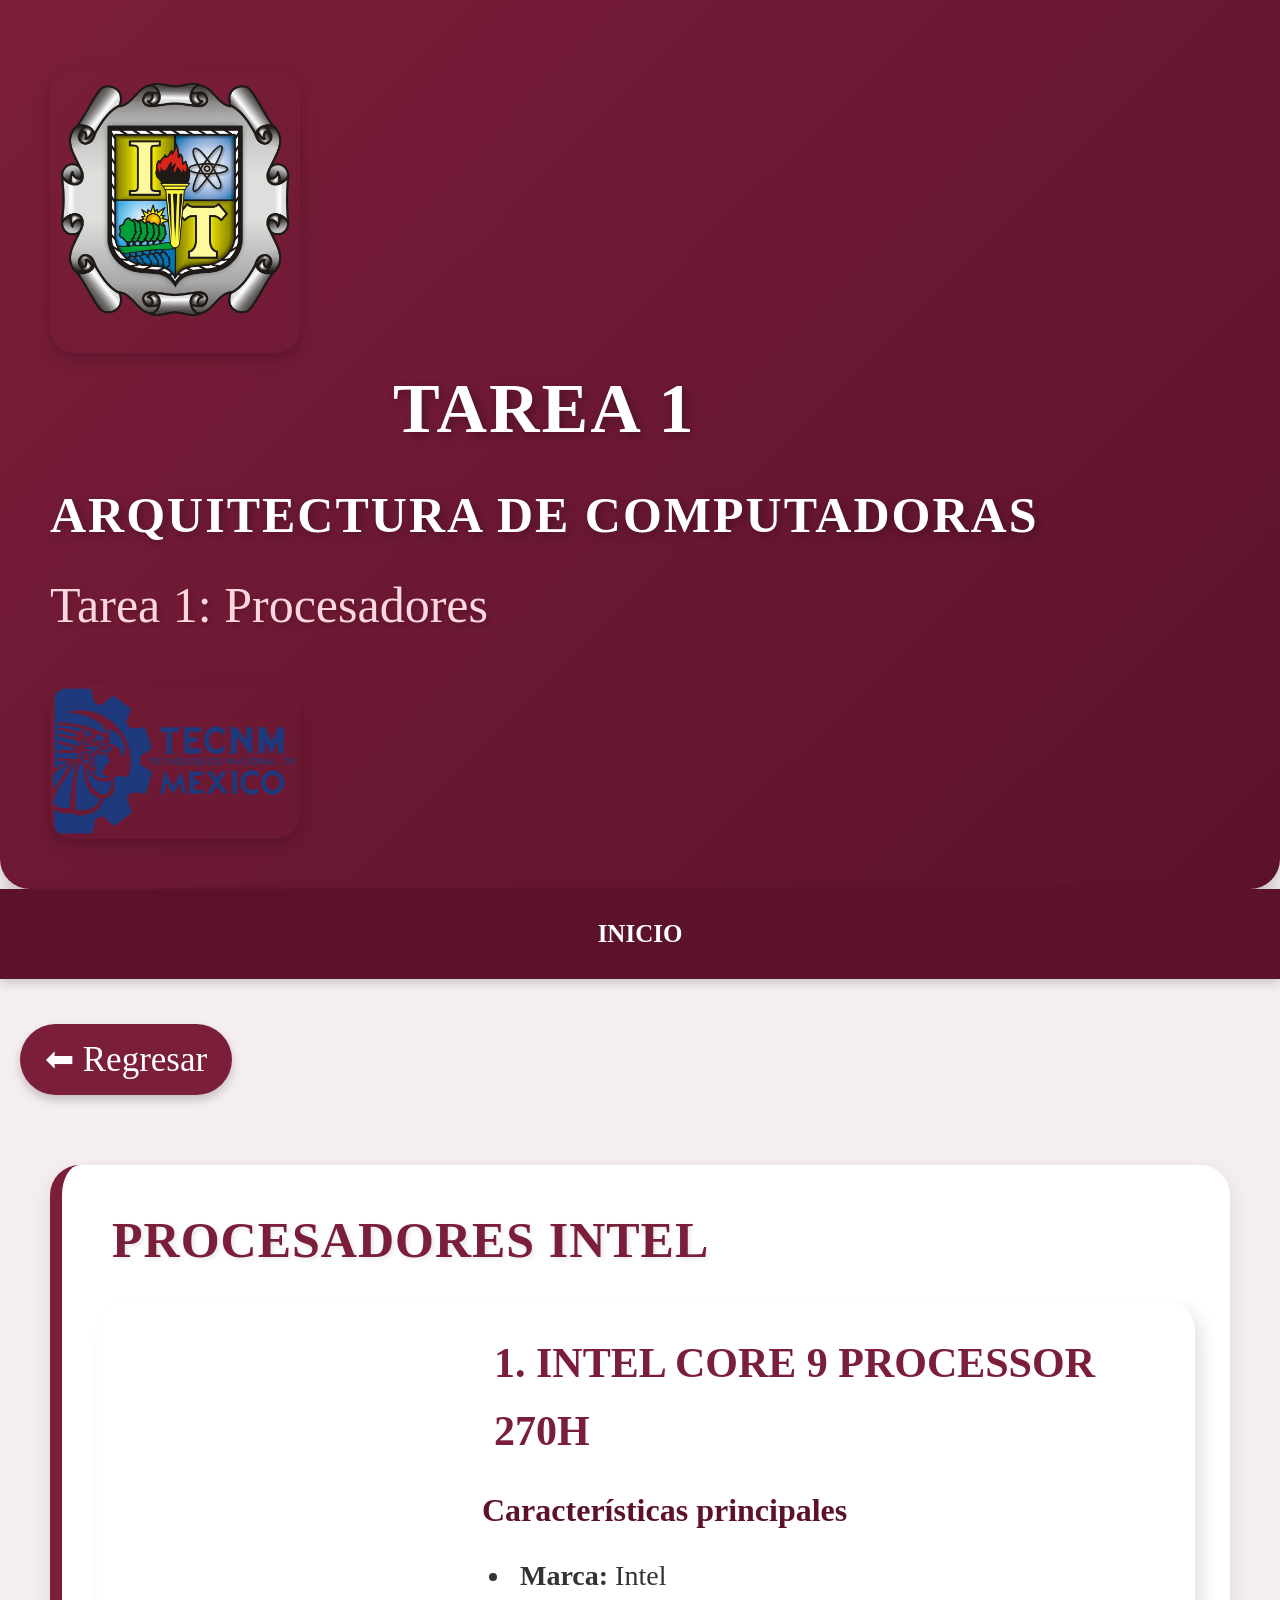
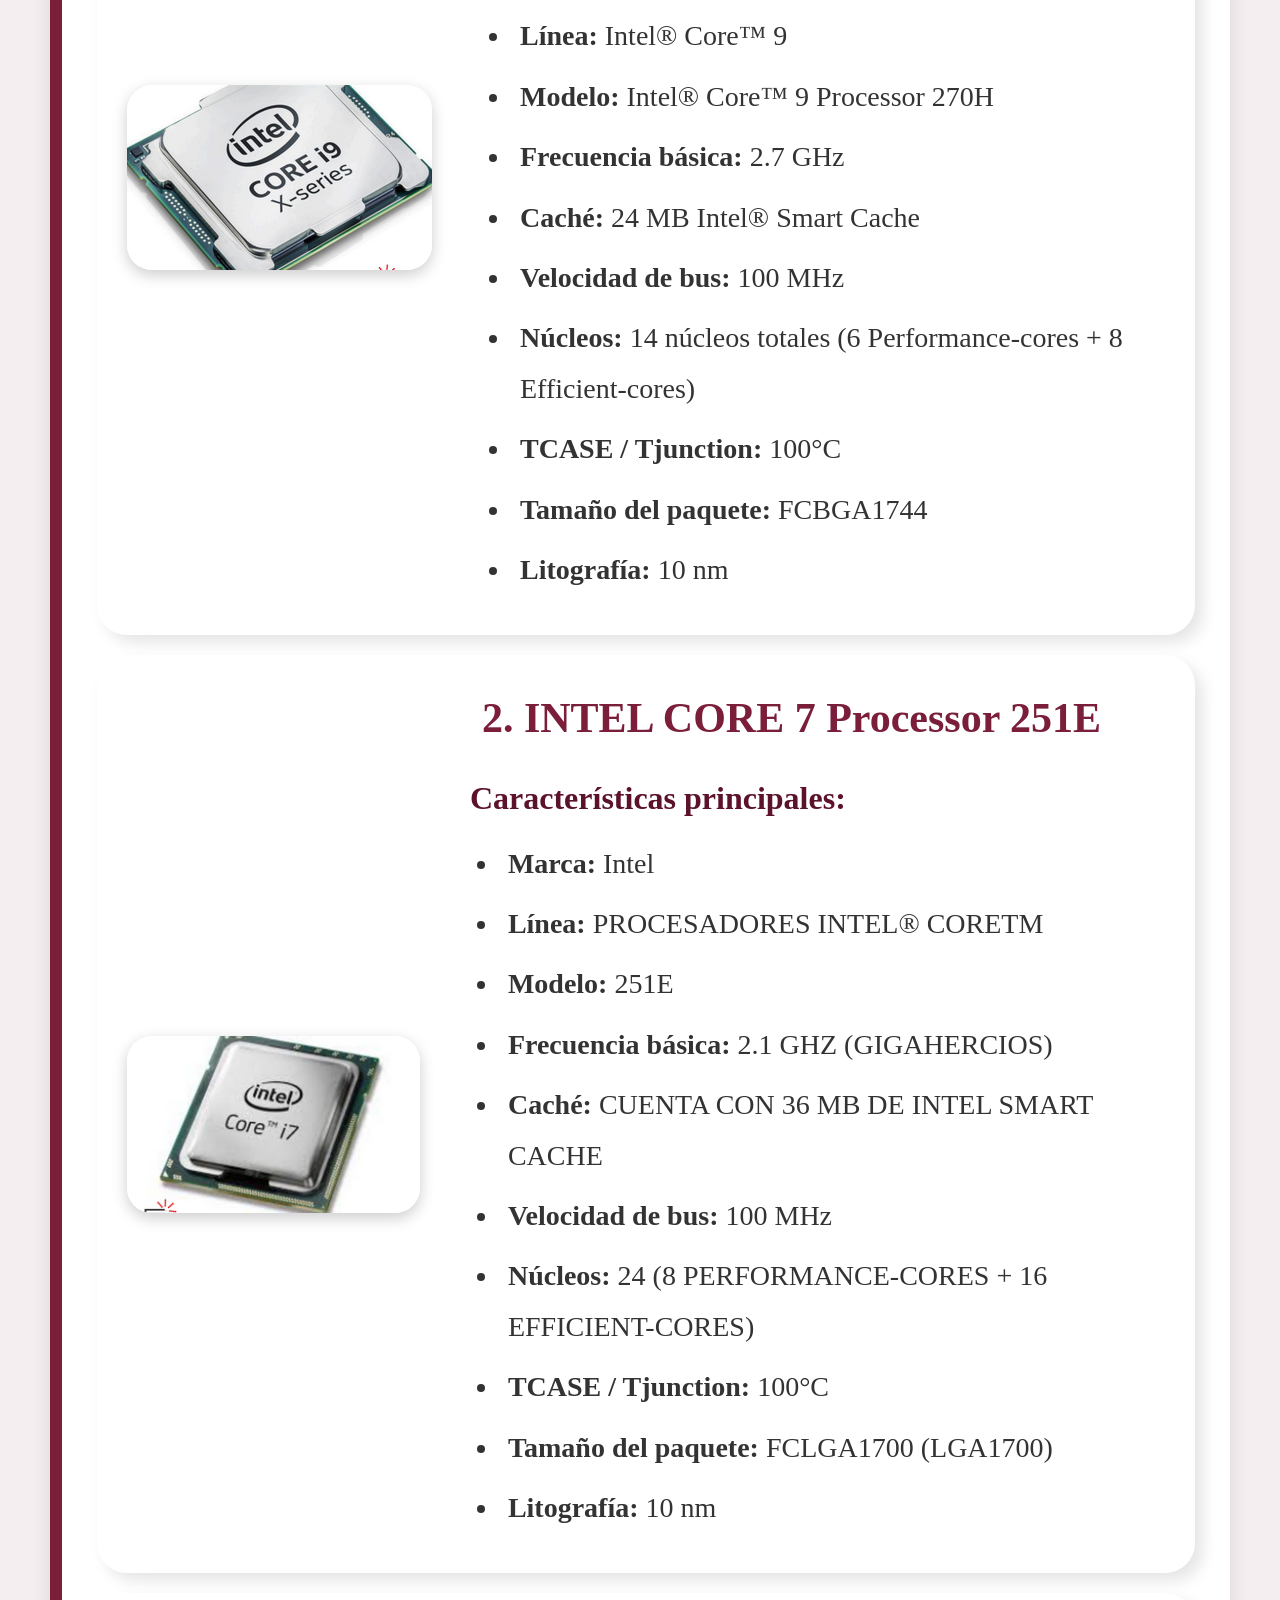
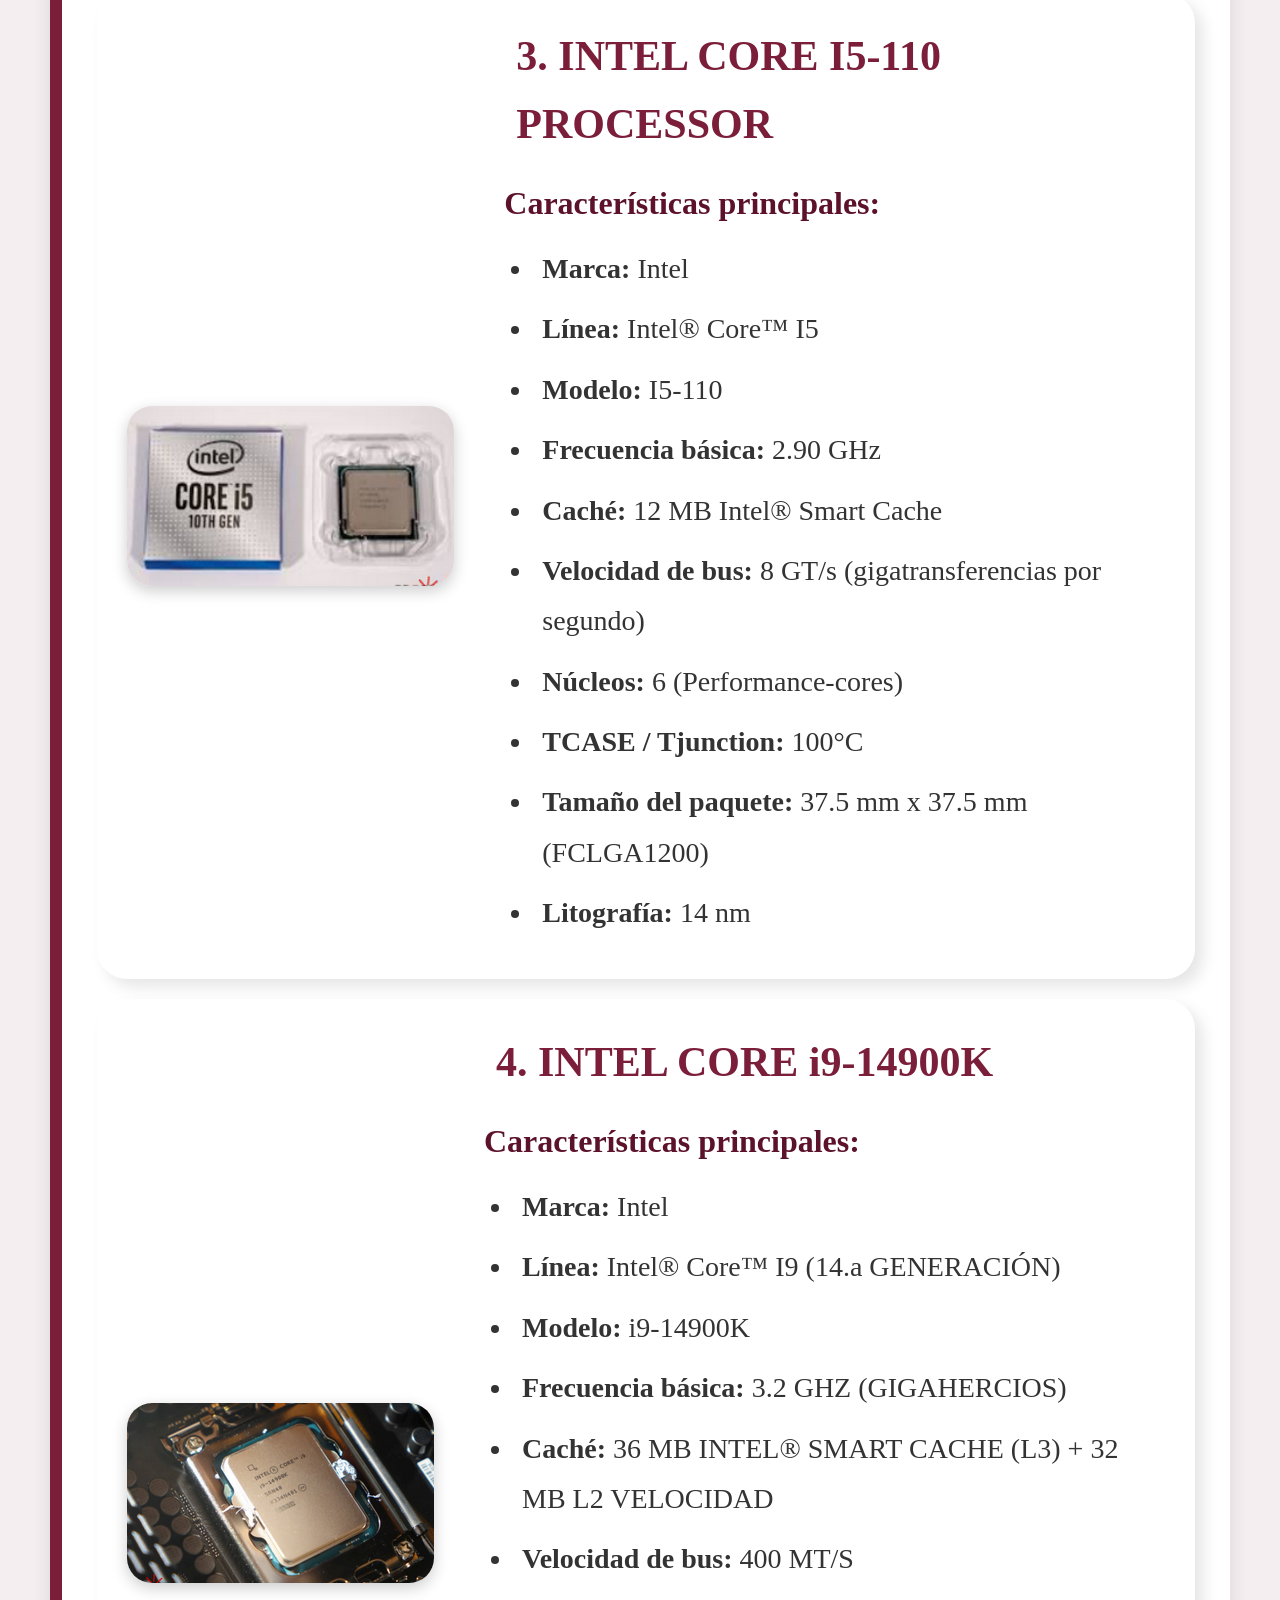
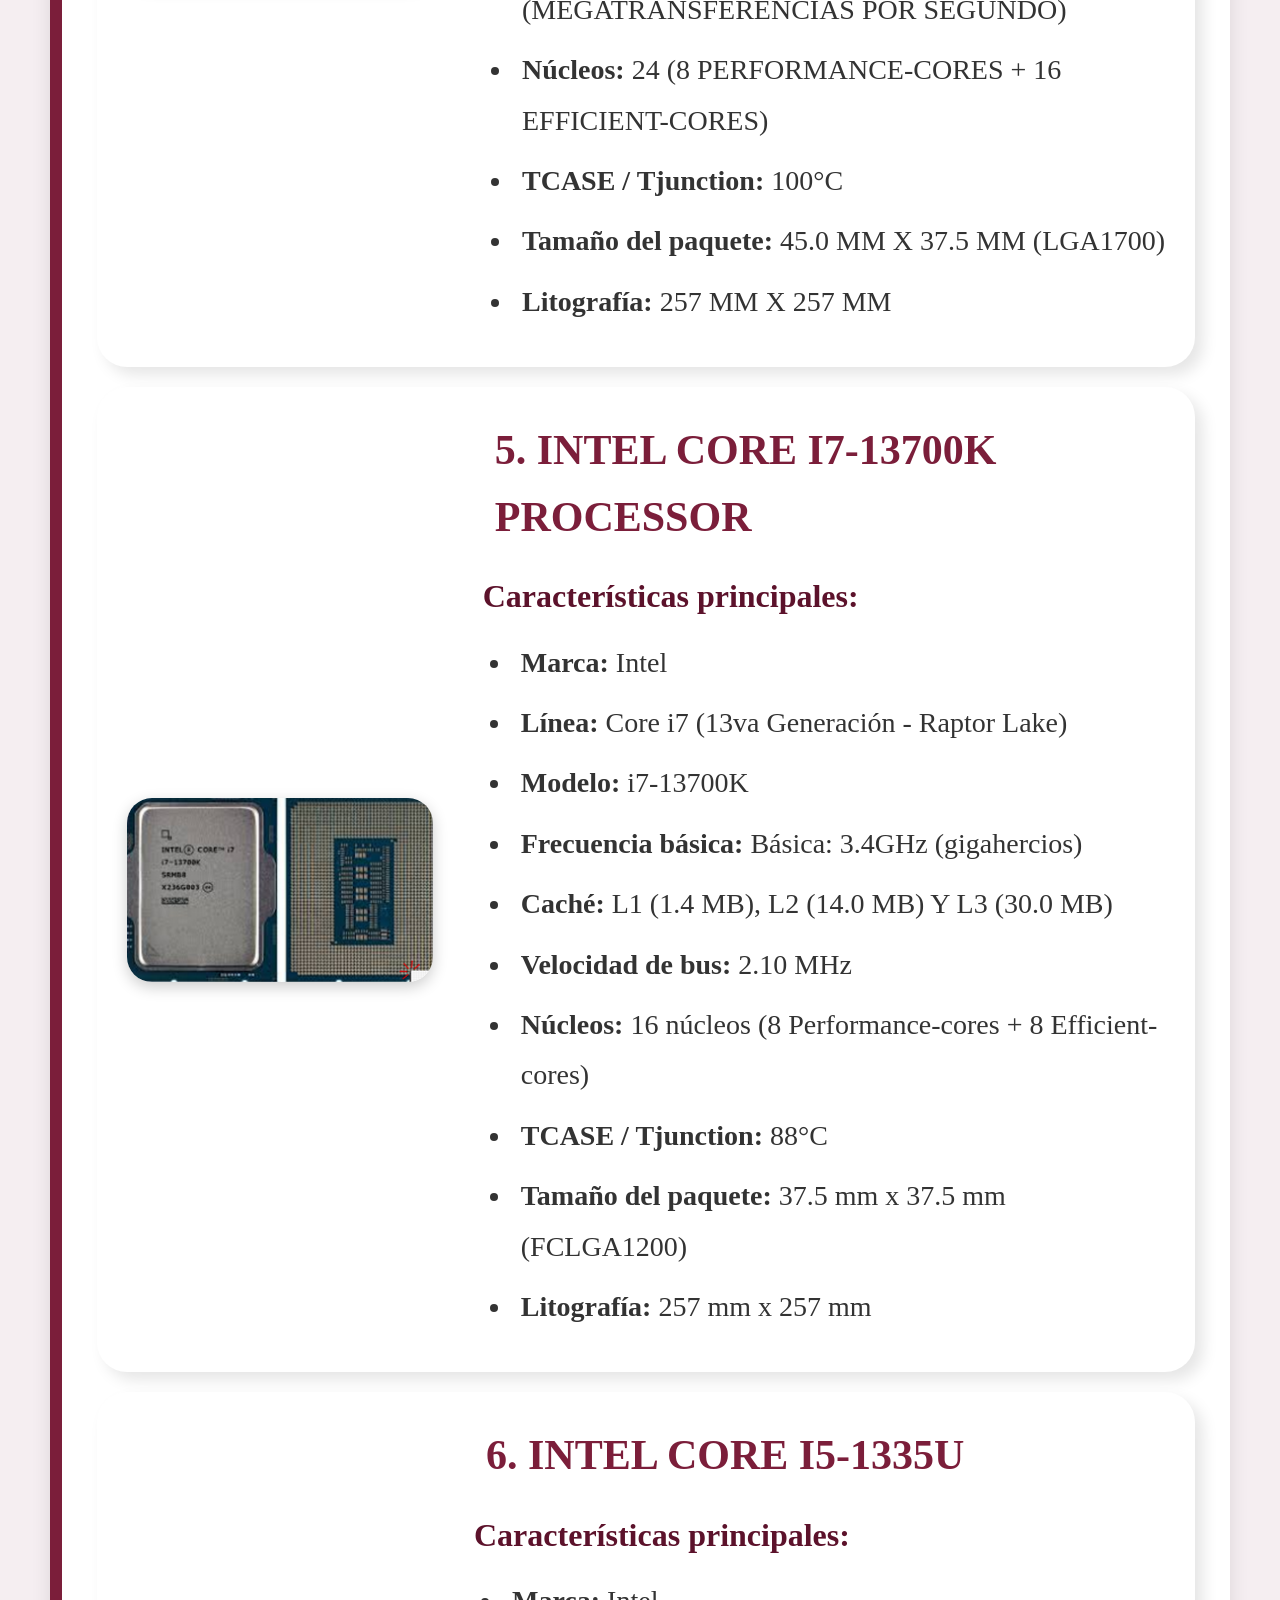
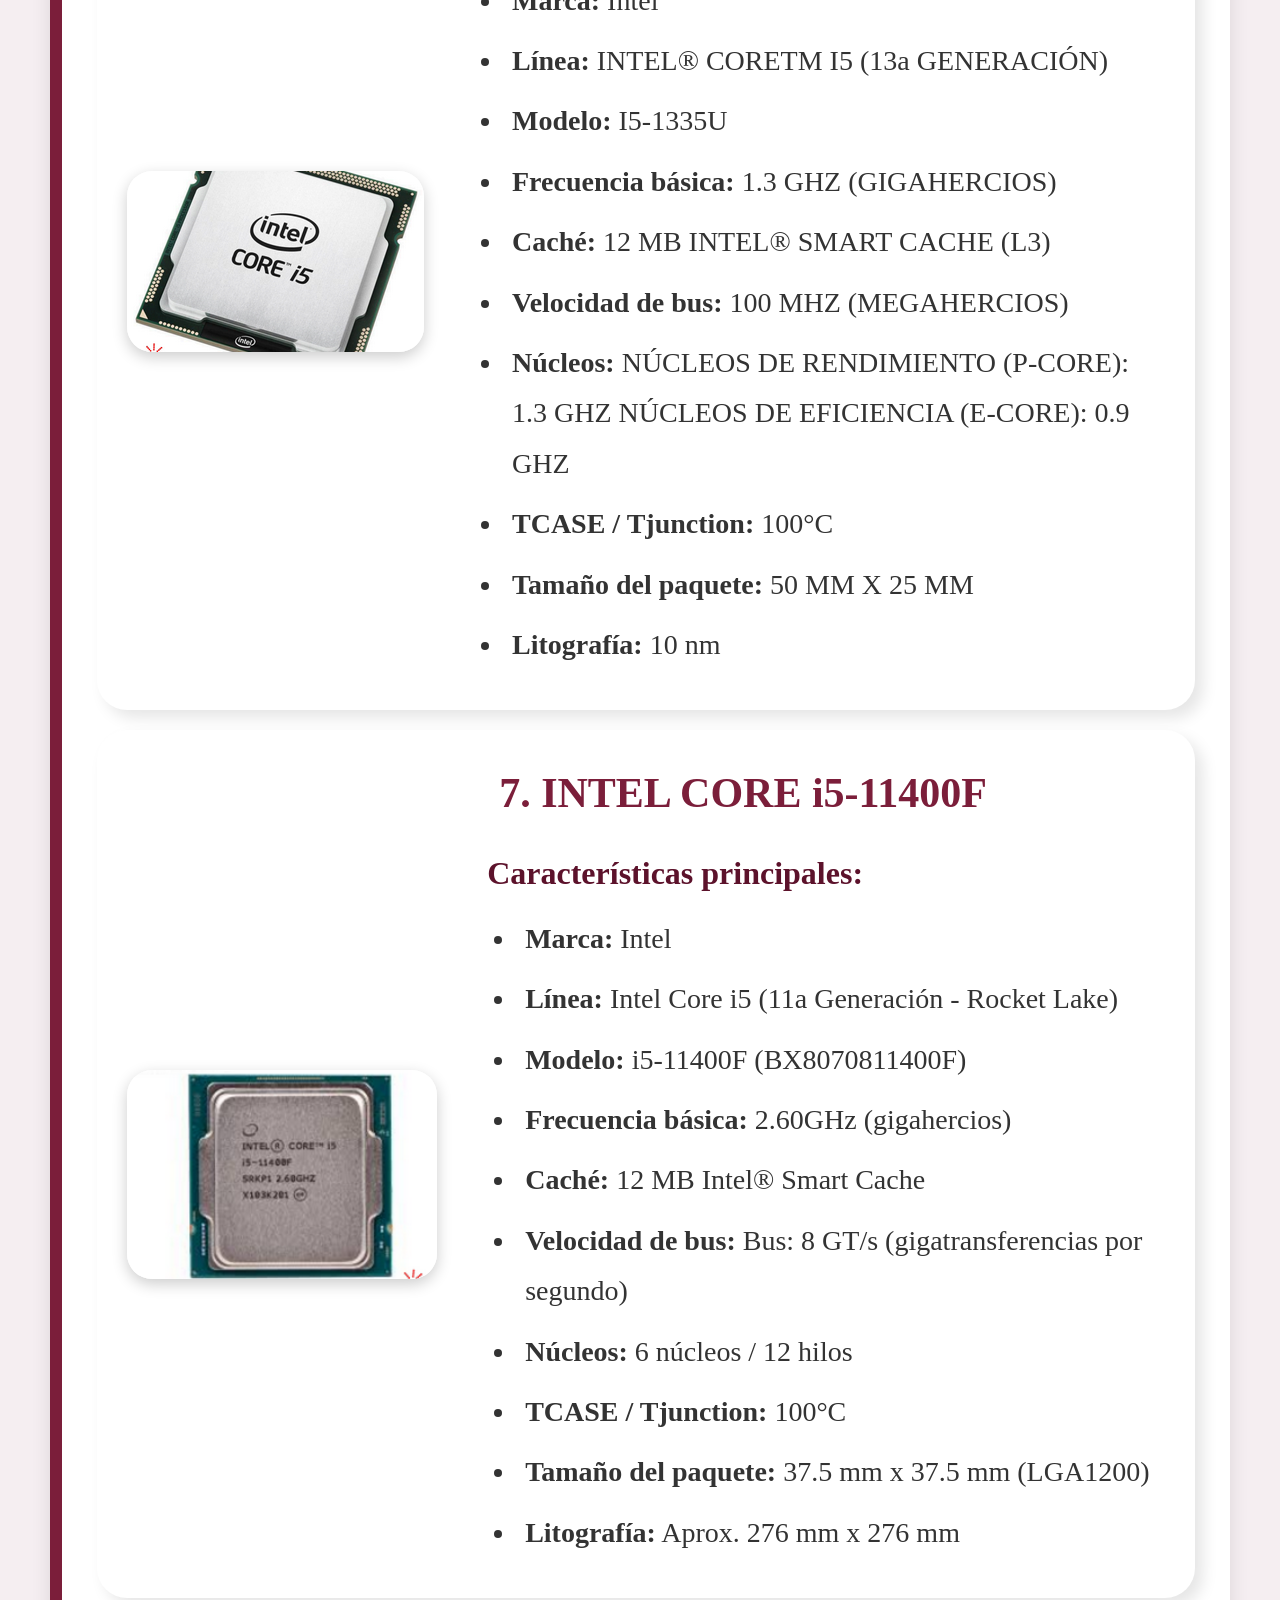
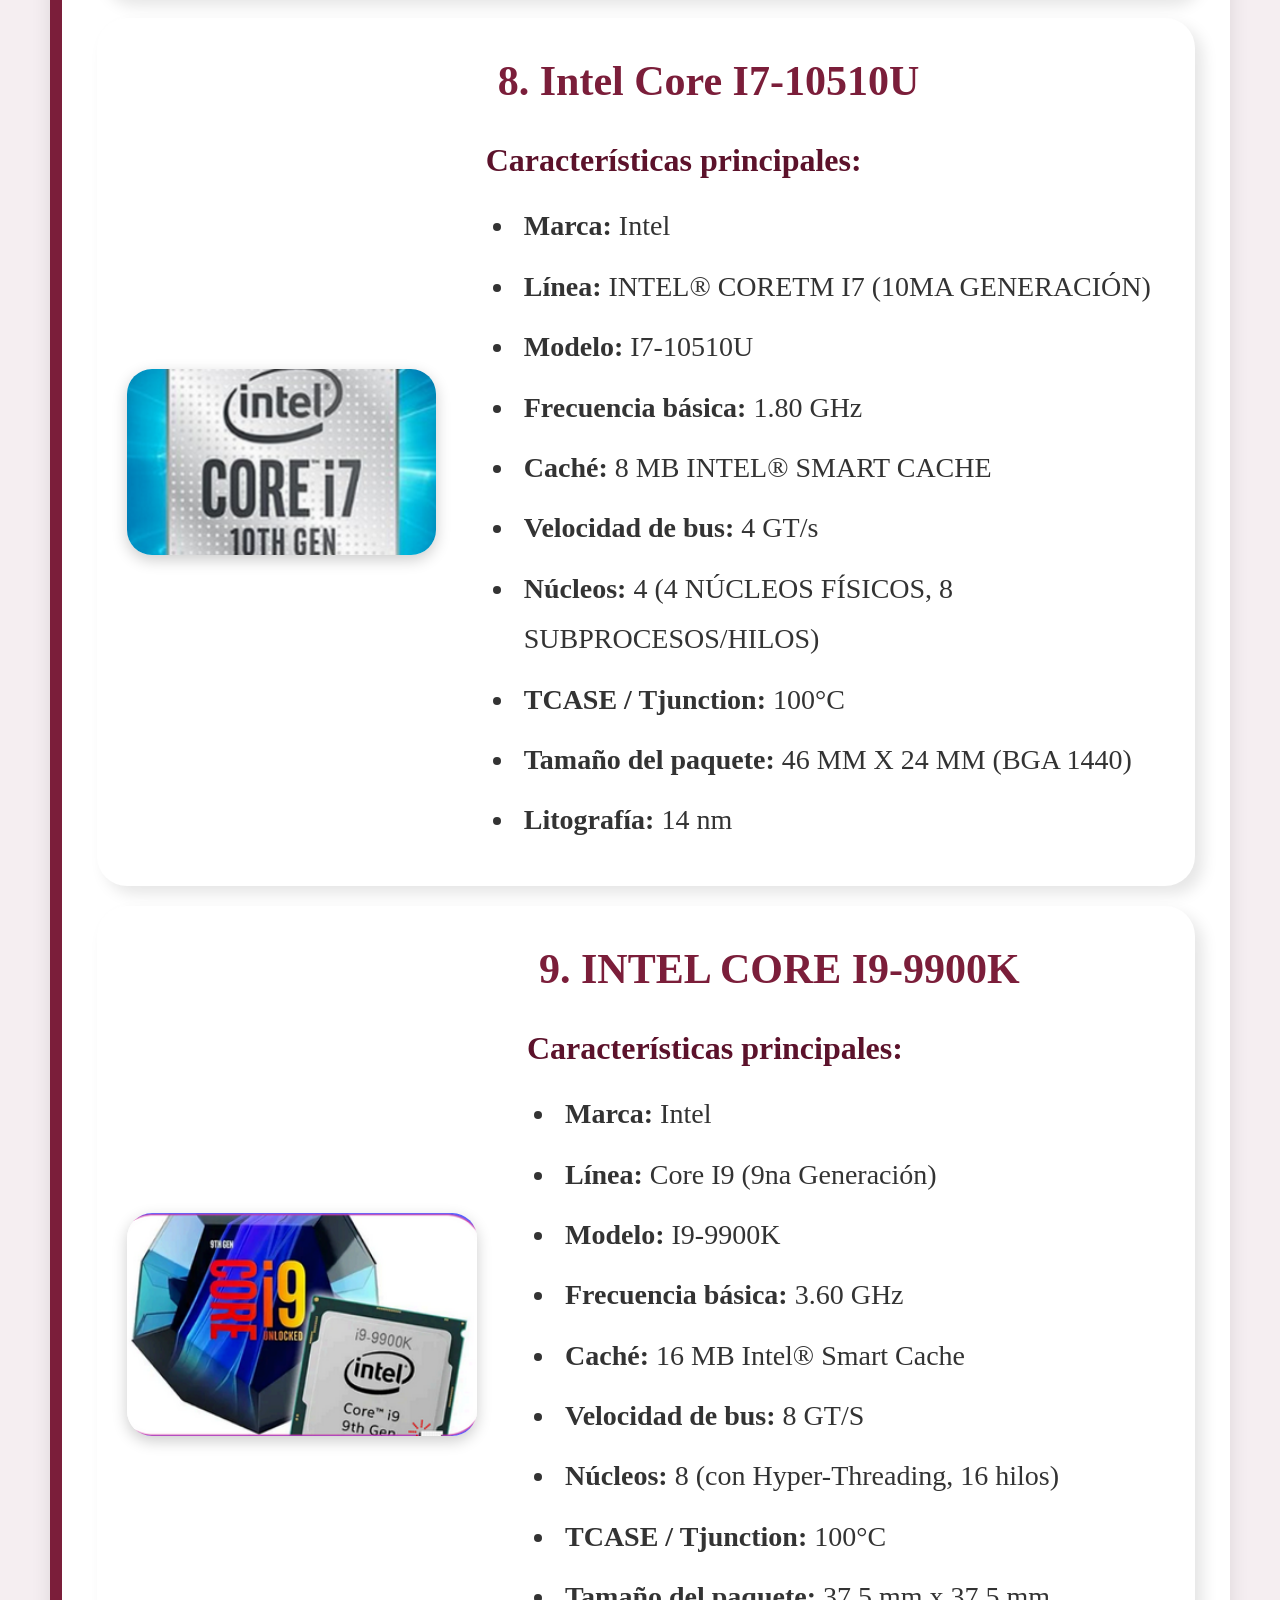
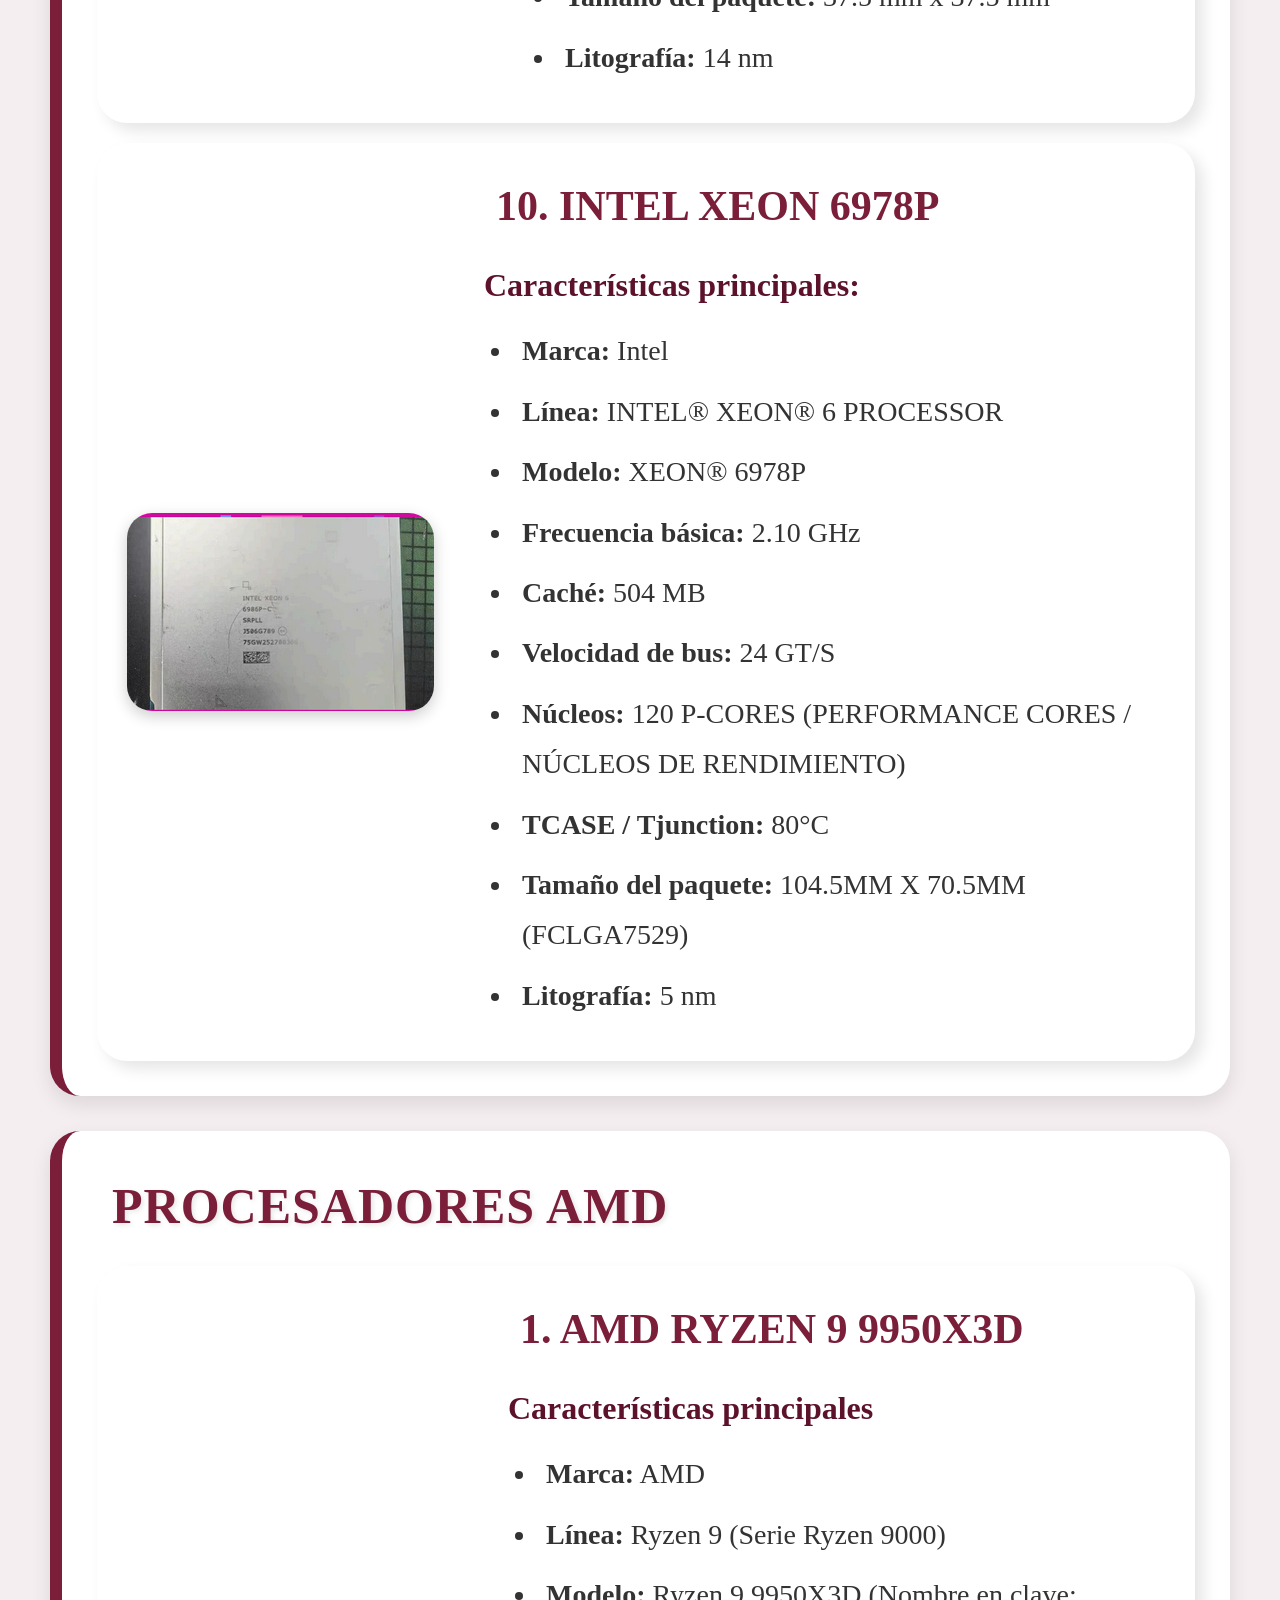
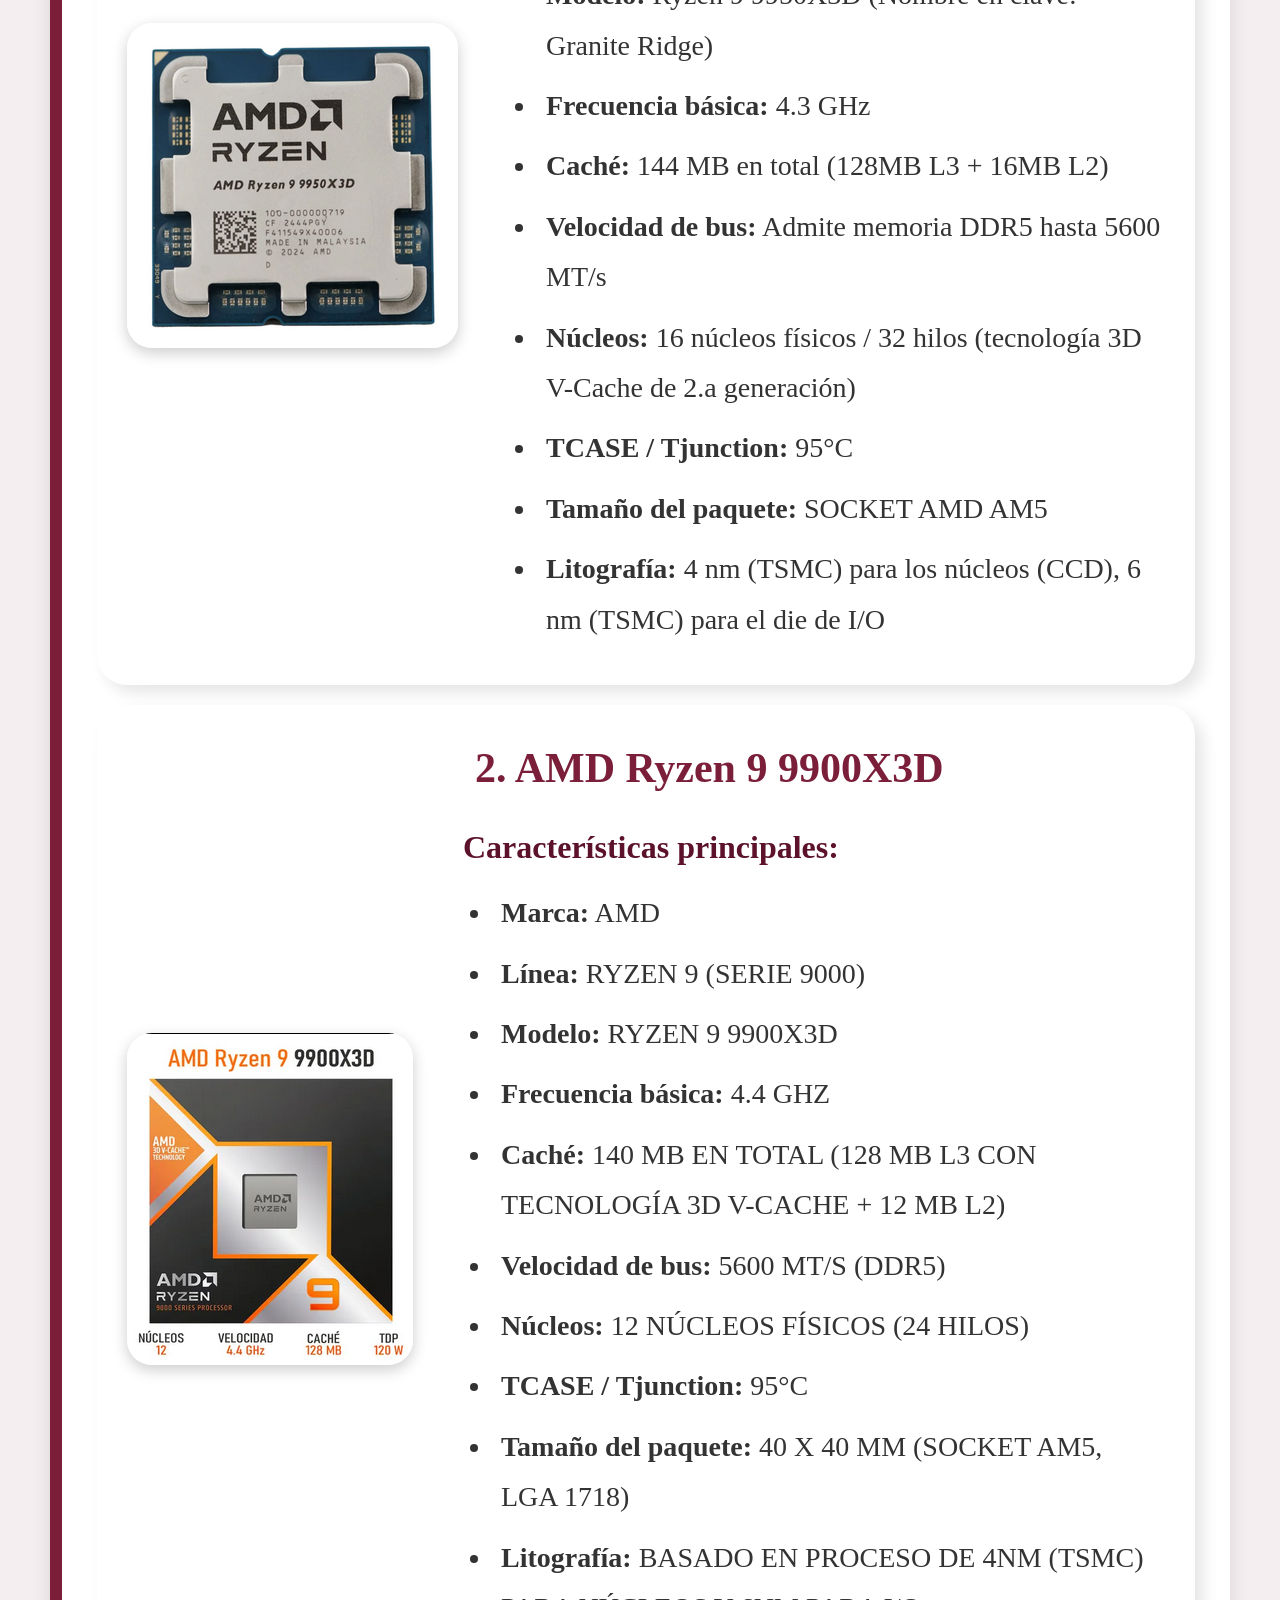
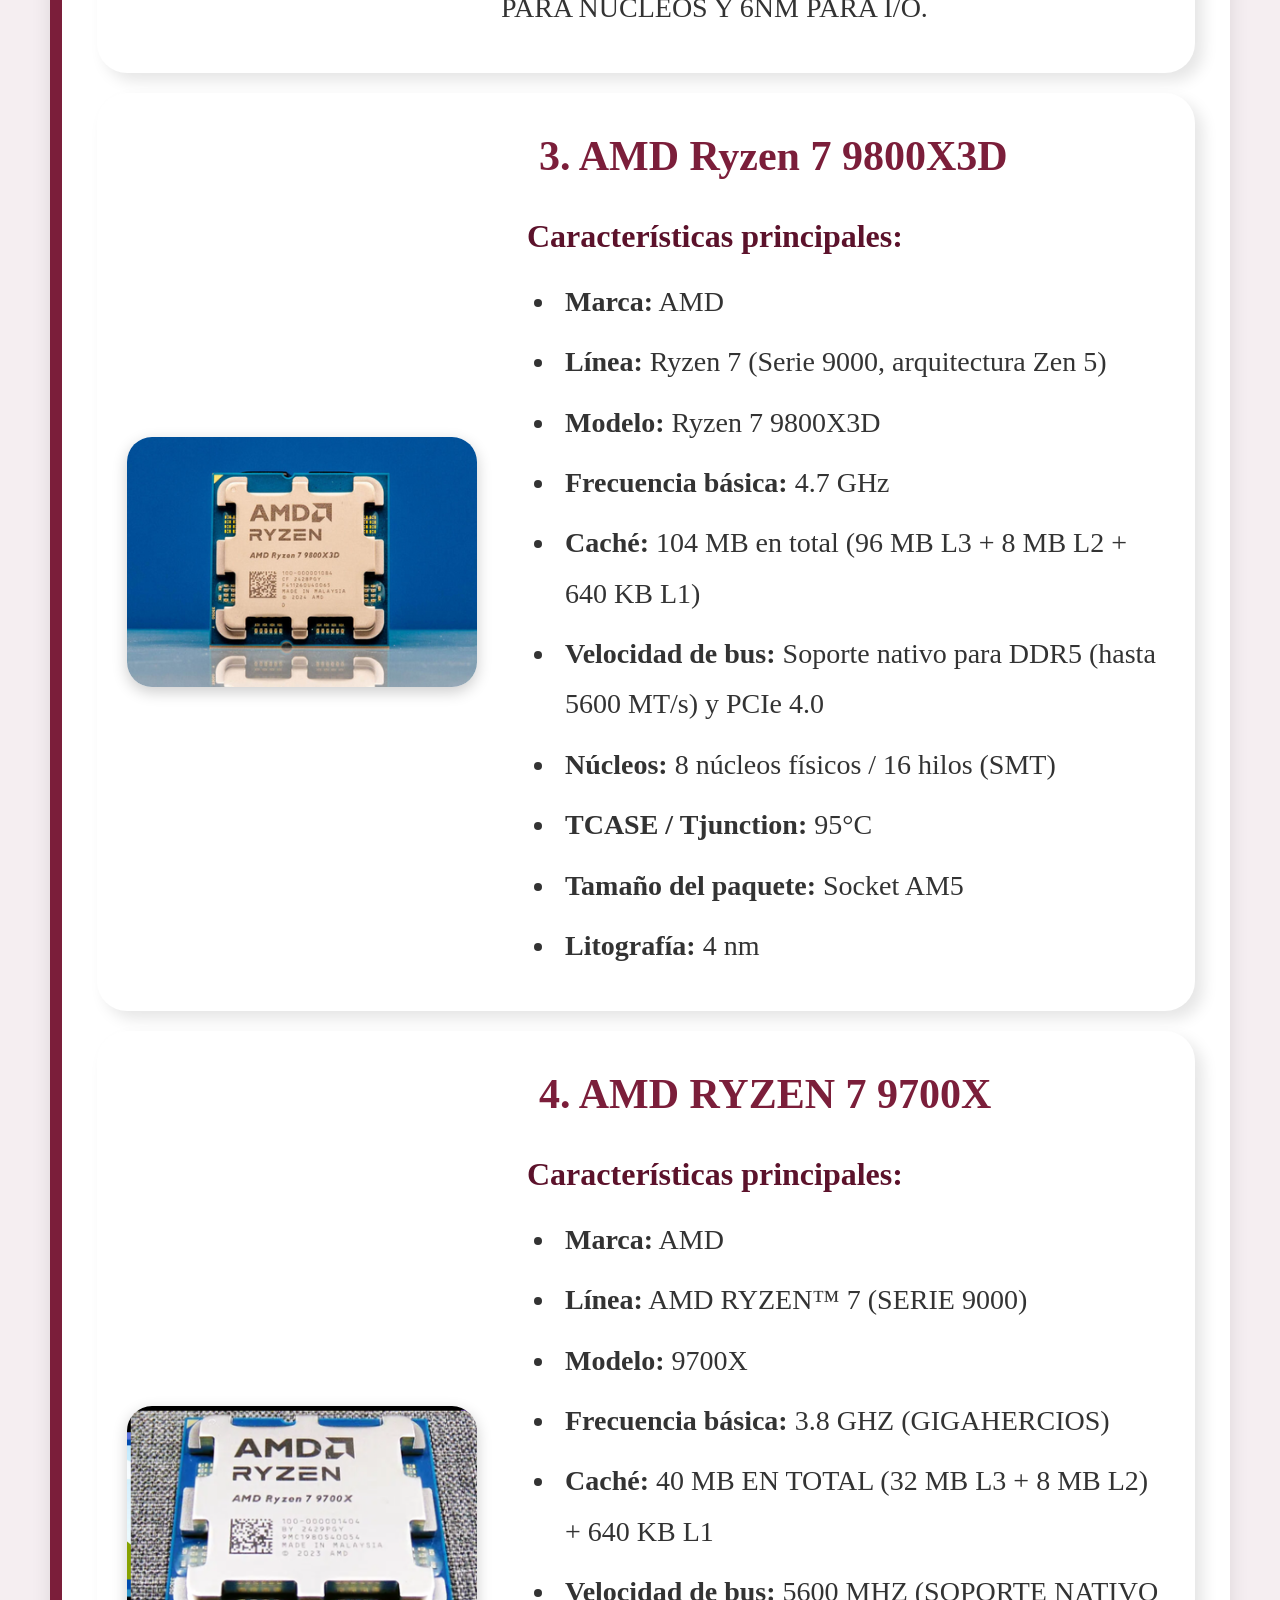
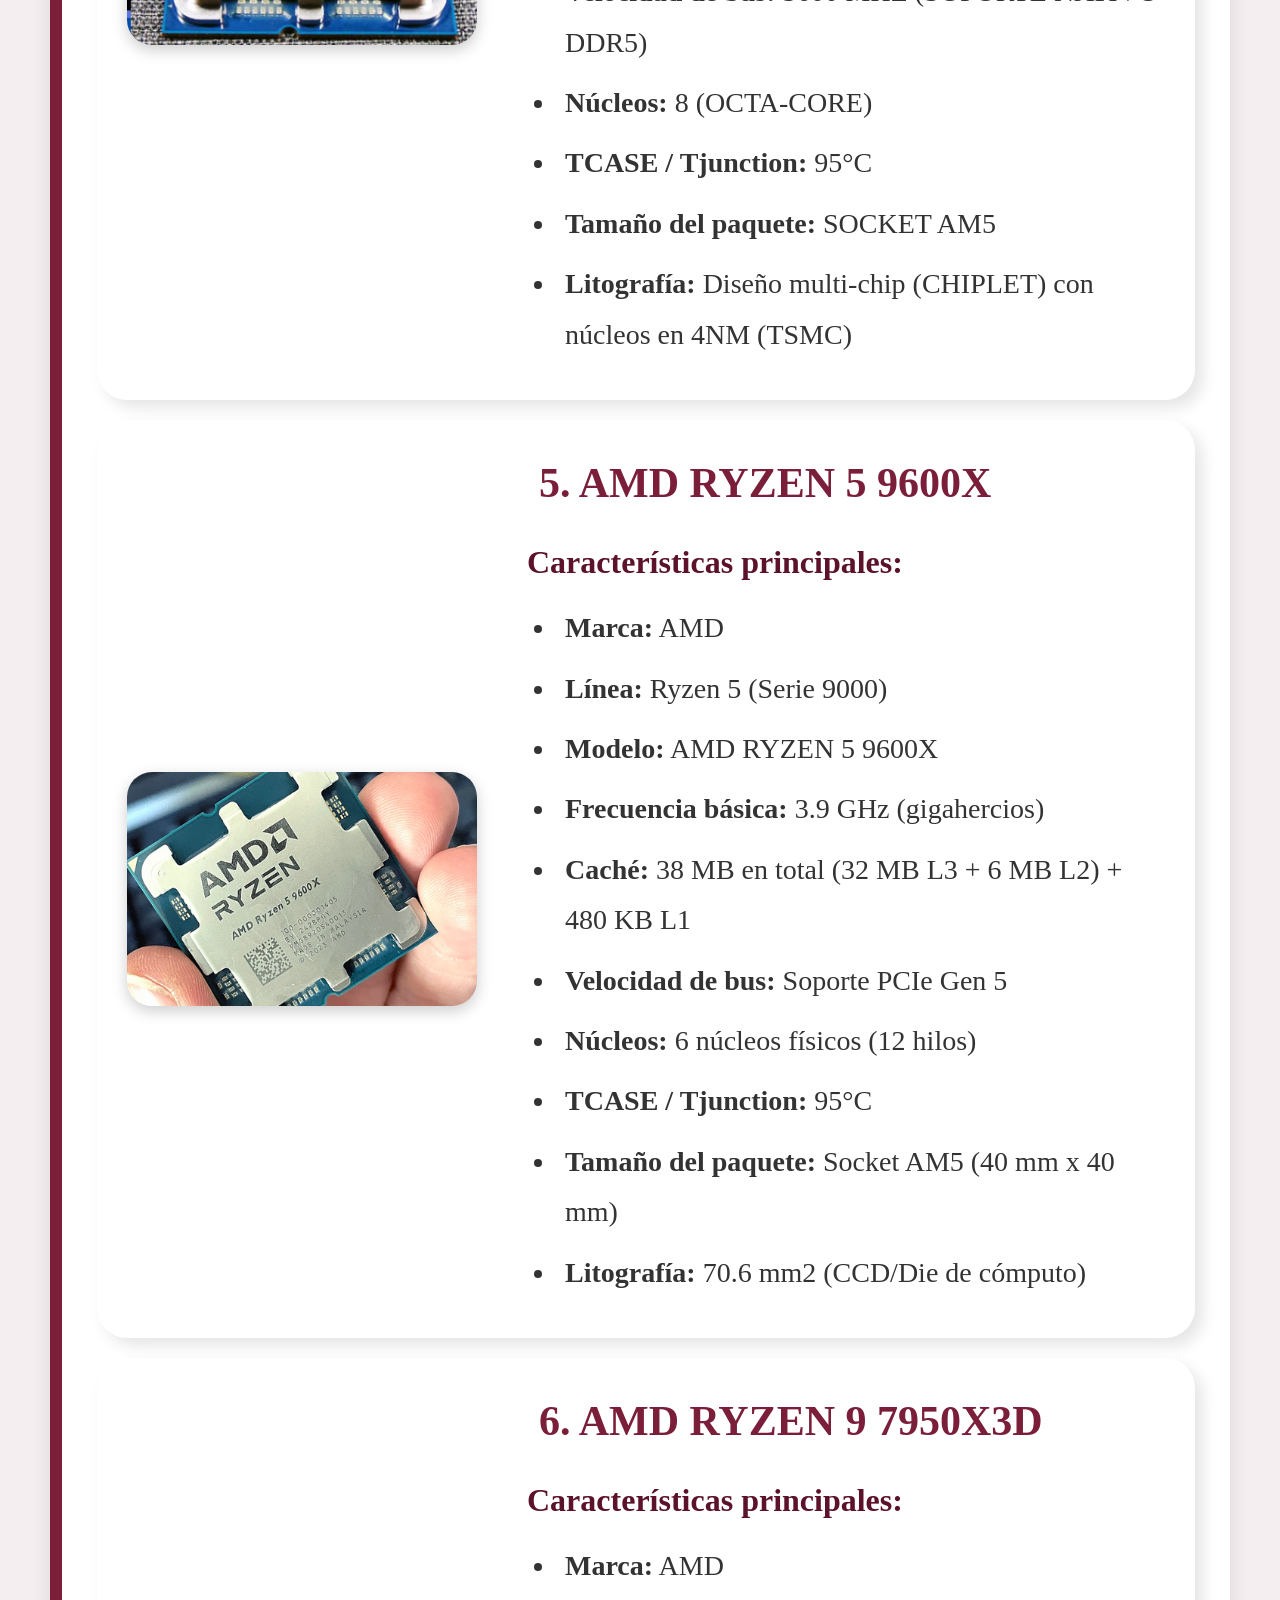
<file: Tarea1.html>
<!DOCTYPE html>
<html lang="es">

<head>

<meta charset="UTF-8">
<meta name="viewport" content="width=device-width, initial-scale=1.0">

<meta http-equiv="Content-Security-Policy" content="default-src 'self'; img-src 'self' data: https:; style-src 'self' 'unsafe-inline';">

<title>Tarea 1</title>

<link rel="stylesheet" href="estilos.css">

</head>

<body>

<header class="header">

<img src="imagenes/its.png" class="logo" alt="Logo ITS">

<div class="titulo">

<h1>TAREA 1</h1>
<h1 style="color:white; font-size: 50px;">ARQUITECTURA DE COMPUTADORAS</h1>
<p>Tarea 1: Procesadores</p>

</div>

<img src="imagenes/Logo-Tec.png" class="logo" alt="Logo Tec">

</header>

<nav>

<a href="index.html">
INICIO
</a>

</nav>

<div style="padding:20px;">

<a href="Tareas.html">

<button>
⬅ Regresar
</button>

</a>

</div>

<section>

<div class="card">

<h2>PROCESADORES INTEL</h2>

<div class="evidencia">

<img src="imagenes/procesador1.png" class="foto" alt="Intel Core 9 270H">

<div class="descripcion">

<h3>1. INTEL CORE 9 PROCESSOR 270H</h3>

<h4>Características principales</h4>

<ul>
<li><strong>Marca:</strong> Intel</li>
<li><strong>Línea:</strong> Intel® Core™ 9</li>
<li><strong>Modelo:</strong> Intel® Core™ 9 Processor 270H</li>
<li><strong>Frecuencia básica:</strong> 2.7 GHz</li>
<li><strong>Caché:</strong> 24 MB Intel® Smart Cache</li>
<li><strong>Velocidad de bus:</strong> 100 MHz</li>
<li><strong>Núcleos:</strong> 14 núcleos totales (6 Performance-cores + 8 Efficient-cores)</li>
<li><strong>TCASE / Tjunction:</strong> 100°C</li>
<li><strong>Tamaño del paquete:</strong> FCBGA1744</li>
<li><strong>Litografía:</strong> 10 nm</li>
</ul>

</div>

</div>

<div class="evidencia">

<img src="imagenes/Procesador2.png" class="foto" alt="Intel Core 7 251E">

<div class="descripcion">

<h3>2. INTEL CORE 7 Processor 251E</h3>

<h4>Características principales:</h4>

<ul>
<li><strong>Marca:</strong> Intel</li>
<li><strong>Línea:</strong> PROCESADORES INTEL® CORETM</li>
<li><strong>Modelo:</strong> 251E</li>
<li><strong>Frecuencia básica:</strong> 2.1 GHZ (GIGAHERCIOS)</li>
<li><strong>Caché:</strong> CUENTA CON 36 MB DE INTEL SMART CACHE</li>
<li><strong>Velocidad de bus:</strong> 100 MHz</li>
<li><strong>Núcleos:</strong> 24 (8 PERFORMANCE-CORES + 16 EFFICIENT-CORES)</li>
<li><strong>TCASE / Tjunction:</strong> 100°C</li>
<li><strong>Tamaño del paquete:</strong> FCLGA1700 (LGA1700)</li>
<li><strong>Litografía:</strong> 10 nm</li>
</ul>

</div>

</div>

<div class="evidencia">

<img src="imagenes/Procesador3.png" class="foto" alt="Intel Core i5-110">

<div class="descripcion">

<h3>3. INTEL CORE I5-110 PROCESSOR</h3>

<h4>Características principales:</h4>

<ul>
<li><strong>Marca:</strong> Intel</li>
<li><strong>Línea:</strong> Intel® Core™ I5</li>
<li><strong>Modelo:</strong> I5-110</li>
<li><strong>Frecuencia básica:</strong> 2.90 GHz</li>
<li><strong>Caché:</strong> 12 MB Intel® Smart Cache</li>
<li><strong>Velocidad de bus:</strong> 8 GT/s (gigatransferencias por segundo)</li>
<li><strong>Núcleos:</strong> 6 (Performance-cores)</li>
<li><strong>TCASE / Tjunction:</strong> 100°C</li>
<li><strong>Tamaño del paquete:</strong> 37.5 mm x 37.5 mm (FCLGA1200)</li>
<li><strong>Litografía:</strong> 14 nm</li>
</ul>

</div>

</div>

<div class="evidencia">

<img src="imagenes/Procesador4.png" class="foto" alt="Intel Core i9-14900K">

<div class="descripcion">

<h3>4. INTEL CORE i9-14900K</h3>

<h4>Características principales:</h4>

<ul>
<li><strong>Marca:</strong> Intel</li>
<li><strong>Línea:</strong> Intel® Core™ I9 (14.a GENERACIÓN)</li>
<li><strong>Modelo:</strong> i9-14900K</li>
<li><strong>Frecuencia básica:</strong> 3.2 GHZ (GIGAHERCIOS)</li>
<li><strong>Caché:</strong> 36 MB INTEL® SMART CACHE (L3) + 32 MB L2 VELOCIDAD</li>
<li><strong>Velocidad de bus:</strong> 400 MT/S (MEGATRANSFERENCIAS POR SEGUNDO)</li>
<li><strong>Núcleos:</strong> 24 (8 PERFORMANCE-CORES + 16 EFFICIENT-CORES)</li>
<li><strong>TCASE / Tjunction:</strong> 100°C</li>
<li><strong>Tamaño del paquete:</strong> 45.0 MM X 37.5 MM (LGA1700)</li>
<li><strong>Litografía:</strong> 257 MM X 257 MM</li>
</ul>

</div>

</div>

<div class="evidencia">

<img src="imagenes/Procesador5.png" class="foto" alt="Intel Core i7-13700K">

<div class="descripcion">

<h3>5. INTEL CORE I7-13700K PROCESSOR</h3>

<h4>Características principales:</h4>

<ul>
<li><strong>Marca:</strong> Intel</li>
<li><strong>Línea:</strong> Core i7 (13va Generación - Raptor Lake)</li>
<li><strong>Modelo:</strong> i7-13700K</li>
<li><strong>Frecuencia básica:</strong> Básica: 3.4GHz (gigahercios)</li>
<li><strong>Caché:</strong> L1 (1.4 MB), L2 (14.0 MB) Y L3 (30.0 MB)</li>
<li><strong>Velocidad de bus:</strong> 2.10 MHz</li>
<li><strong>Núcleos:</strong> 16 núcleos (8 Performance-cores + 8 Efficient-cores)</li>
<li><strong>TCASE / Tjunction:</strong> 88°C</li>
<li><strong>Tamaño del paquete:</strong> 37.5 mm x 37.5 mm (FCLGA1200)</li>
<li><strong>Litografía:</strong> 257 mm x 257 mm</li>
</ul>

</div>

</div>

<div class="evidencia">

<img src="imagenes/Procesador6.png" class="foto" alt="Intel Core i5-1335U">

<div class="descripcion">

<h3>6. INTEL CORE I5-1335U</h3>

<h4>Características principales:</h4>

<ul>
<li><strong>Marca:</strong> Intel</li>
<li><strong>Línea:</strong> INTEL® CORETM I5 (13a GENERACIÓN)</li>
<li><strong>Modelo:</strong> I5-1335U</li>
<li><strong>Frecuencia básica:</strong> 1.3 GHZ (GIGAHERCIOS)</li>
<li><strong>Caché:</strong> 12 MB INTEL® SMART CACHE (L3)</li>
<li><strong>Velocidad de bus:</strong> 100 MHZ (MEGAHERCIOS)</li>
<li><strong>Núcleos:</strong> NÚCLEOS DE RENDIMIENTO (P-CORE): 1.3 GHZ NÚCLEOS DE EFICIENCIA (E-CORE): 0.9 GHZ</li>
<li><strong>TCASE / Tjunction:</strong> 100°C</li>
<li><strong>Tamaño del paquete:</strong> 50 MM X 25 MM</li>
<li><strong>Litografía:</strong> 10 nm</li>
</ul>

</div>

</div>

<div class="evidencia">

<img src="imagenes/Procesador7.png" class="foto" alt="Intel Core i5-11400F">

<div class="descripcion">

<h3>7. INTEL CORE i5-11400F</h3>

<h4>Características principales:</h4>

<ul>
<li><strong>Marca:</strong> Intel</li>
<li><strong>Línea:</strong> Intel Core i5 (11a Generación - Rocket Lake)</li>
<li><strong>Modelo:</strong> i5-11400F (BX8070811400F)</li>
<li><strong>Frecuencia básica:</strong> 2.60GHz (gigahercios)</li>
<li><strong>Caché:</strong> 12 MB Intel® Smart Cache</li>
<li><strong>Velocidad de bus:</strong> Bus: 8 GT/s (gigatransferencias por segundo)</li>
<li><strong>Núcleos:</strong> 6 núcleos / 12 hilos</li>
<li><strong>TCASE / Tjunction:</strong> 100°C</li>
<li><strong>Tamaño del paquete:</strong> 37.5 mm x 37.5 mm (LGA1200)</li>
<li><strong>Litografía:</strong> Aprox. 276 mm x 276 mm</li>
</ul>

</div>

</div>

<div class="evidencia">

<img src="imagenes/Procesador8.png" class="foto" alt="Intel Core i7-10510U">

<div class="descripcion">

<h3>8. Intel Core I7-10510U</h3>

<h4>Características principales:</h4>

<ul>
<li><strong>Marca:</strong> Intel</li>
<li><strong>Línea:</strong> INTEL® CORETM I7 (10MA GENERACIÓN)</li>
<li><strong>Modelo:</strong> I7-10510U</li>
<li><strong>Frecuencia básica:</strong> 1.80 GHz</li>
<li><strong>Caché:</strong> 8 MB INTEL® SMART CACHE</li>
<li><strong>Velocidad de bus:</strong> 4 GT/s</li>
<li><strong>Núcleos:</strong> 4 (4 NÚCLEOS FÍSICOS, 8 SUBPROCESOS/HILOS)</li>
<li><strong>TCASE / Tjunction:</strong> 100°C</li>
<li><strong>Tamaño del paquete:</strong> 46 MM X 24 MM (BGA 1440)</li>
<li><strong>Litografía:</strong> 14 nm</li>
</ul>

</div>

</div>

<div class="evidencia">

<img src="imagenes/Procesador9.png" class="foto" alt="Intel Core i9-9900K">

<div class="descripcion">

<h3>9. INTEL CORE I9-9900K</h3>

<h4>Características principales:</h4>

<ul>
<li><strong>Marca:</strong> Intel</li>
<li><strong>Línea:</strong> Core I9 (9na Generación)</li>
<li><strong>Modelo:</strong> I9-9900K</li>
<li><strong>Frecuencia básica:</strong> 3.60 GHz</li>
<li><strong>Caché:</strong> 16 MB Intel® Smart Cache</li>
<li><strong>Velocidad de bus:</strong> 8 GT/S</li>
<li><strong>Núcleos:</strong> 8 (con Hyper-Threading, 16 hilos)</li>
<li><strong>TCASE / Tjunction:</strong> 100°C</li>
<li><strong>Tamaño del paquete:</strong> 37.5 mm x 37.5 mm</li>
<li><strong>Litografía:</strong> 14 nm</li>
</ul>

</div>

</div>

<div class="evidencia">

<img src="imagenes/Procesador10.png" class="foto" alt="Intel Xeon 6978P">

<div class="descripcion">

<h3>10. INTEL XEON 6978P</h3>

<h4>Características principales:</h4>

<ul>
<li><strong>Marca:</strong> Intel</li>
<li><strong>Línea:</strong> INTEL® XEON® 6 PROCESSOR</li>
<li><strong>Modelo:</strong> XEON® 6978P</li>
<li><strong>Frecuencia básica:</strong> 2.10 GHz</li>
<li><strong>Caché:</strong> 504 MB</li>
<li><strong>Velocidad de bus:</strong> 24 GT/S</li>
<li><strong>Núcleos:</strong> 120 P-CORES (PERFORMANCE CORES / NÚCLEOS DE RENDIMIENTO)</li>
<li><strong>TCASE / Tjunction:</strong> 80°C</li>
<li><strong>Tamaño del paquete:</strong> 104.5MM X 70.5MM (FCLGA7529)</li>
<li><strong>Litografía:</strong> 5 nm</li>
</ul>

</div>

</div>

</div> <div class="card">

<h2>PROCESADORES AMD</h2>

<div class="evidencia">

<img src="imagenes/Procesador AMD 1.png" class="foto" alt="AMD Ryzen 9 9950X3D">

<div class="descripcion">

<h3>1. AMD RYZEN 9 9950X3D</h3>

<h4>Características principales</h4>

<ul>
<li><strong>Marca:</strong> AMD</li>
<li><strong>Línea:</strong> Ryzen 9 (Serie Ryzen 9000)</li>
<li><strong>Modelo:</strong> Ryzen 9 9950X3D (Nombre en clave: Granite Ridge)</li>
<li><strong>Frecuencia básica:</strong> 4.3 GHz</li>
<li><strong>Caché:</strong> 144 MB en total (128MB L3 + 16MB L2)</li>
<li><strong>Velocidad de bus:</strong> Admite memoria DDR5 hasta 5600 MT/s</li>
<li><strong>Núcleos:</strong> 16 núcleos físicos / 32 hilos (tecnología 3D V-Cache de 2.a generación)</li>
<li><strong>TCASE / Tjunction:</strong> 95°C</li>
<li><strong>Tamaño del paquete:</strong> SOCKET AMD AM5</li>
<li><strong>Litografía:</strong> 4 nm (TSMC) para los núcleos (CCD), 6 nm (TSMC) para el die de I/O</li>
</ul>

</div>

</div>

<div class="evidencia">

<img src="imagenes/Procesador AMD 2.png" class="foto" alt="AMD Ryzen 9 9900X3D">

<div class="descripcion">

<h3>2. AMD Ryzen 9 9900X3D</h3>

<h4>Características principales:</h4>

<ul>
<li><strong>Marca:</strong> AMD</li>
<li><strong>Línea:</strong> RYZEN 9 (SERIE 9000)</li>
<li><strong>Modelo:</strong> RYZEN 9 9900X3D</li>
<li><strong>Frecuencia básica:</strong> 4.4 GHZ</li>
<li><strong>Caché:</strong> 140 MB EN TOTAL (128 MB L3 CON TECNOLOGÍA 3D V-CACHE + 12 MB L2)</li>
<li><strong>Velocidad de bus:</strong> 5600 MT/S (DDR5)</li>
<li><strong>Núcleos:</strong> 12 NÚCLEOS FÍSICOS (24 HILOS)</li>
<li><strong>TCASE / Tjunction:</strong> 95°C</li>
<li><strong>Tamaño del paquete:</strong> 40 X 40 MM (SOCKET AM5, LGA 1718)</li>
<li><strong>Litografía:</strong> BASADO EN PROCESO DE 4NM (TSMC) PARA NÚCLEOS Y 6NM PARA I/O.</li>
</ul>

</div>

</div>

<div class="evidencia">

<img src="imagenes/Procesador AMD 3.png" class="foto" alt="AMD Ryzen 7 9800X3D">

<div class="descripcion">

<h3>3. AMD Ryzen 7 9800X3D</h3>

<h4>Características principales:</h4>

<ul>
<li><strong>Marca:</strong> AMD</li>
<li><strong>Línea:</strong> Ryzen 7 (Serie 9000, arquitectura Zen 5)</li>
<li><strong>Modelo:</strong> Ryzen 7 9800X3D</li>
<li><strong>Frecuencia básica:</strong> 4.7 GHz</li>
<li><strong>Caché:</strong> 104 MB en total (96 MB L3 + 8 MB L2 + 640 KB L1)</li>
<li><strong>Velocidad de bus:</strong> Soporte nativo para DDR5 (hasta 5600 MT/s) y PCIe 4.0</li>
<li><strong>Núcleos:</strong> 8 núcleos físicos / 16 hilos (SMT)</li>
<li><strong>TCASE / Tjunction:</strong> 95°C</li>
<li><strong>Tamaño del paquete:</strong> Socket AM5</li>
<li><strong>Litografía:</strong> 4 nm</li>
</ul>

</div>

</div>

<div class="evidencia">

<img src="imagenes/Procesador AMD 4.png" class="foto" alt="AMD Ryzen 7 9700X">

<div class="descripcion">

<h3>4. AMD RYZEN 7 9700X</h3>

<h4>Características principales:</h4>

<ul>
<li><strong>Marca:</strong> AMD</li>
<li><strong>Línea:</strong> AMD RYZEN™ 7 (SERIE 9000)</li>
<li><strong>Modelo:</strong> 9700X</li>
<li><strong>Frecuencia básica:</strong> 3.8 GHZ (GIGAHERCIOS)</li>
<li><strong>Caché:</strong> 40 MB EN TOTAL (32 MB L3 + 8 MB L2) + 640 KB L1</li>
<li><strong>Velocidad de bus:</strong> 5600 MHZ (SOPORTE NATIVO DDR5)</li>
<li><strong>Núcleos:</strong> 8 (OCTA-CORE)</li>
<li><strong>TCASE / Tjunction:</strong> 95°C</li>
<li><strong>Tamaño del paquete:</strong> SOCKET AM5</li>
<li><strong>Litografía:</strong> Diseño multi-chip (CHIPLET) con núcleos en 4NM (TSMC)</li>
</ul>

</div>

</div>

<div class="evidencia">

<img src="imagenes/Procesador AMD 5.png" class="foto" alt="AMD Ryzen 5 9600X">

<div class="descripcion">

<h3>5. AMD RYZEN 5 9600X</h3>

<h4>Características principales:</h4>

<ul>
<li><strong>Marca:</strong> AMD</li>
<li><strong>Línea:</strong> Ryzen 5 (Serie 9000)</li>
<li><strong>Modelo:</strong> AMD RYZEN 5 9600X</li>
<li><strong>Frecuencia básica:</strong> 3.9 GHz (gigahercios)</li>
<li><strong>Caché:</strong> 38 MB en total (32 MB L3 + 6 MB L2) + 480 KB L1</li>
<li><strong>Velocidad de bus:</strong> Soporte PCIe Gen 5</li>
<li><strong>Núcleos:</strong> 6 núcleos físicos (12 hilos)</li>
<li><strong>TCASE / Tjunction:</strong> 95°C</li>
<li><strong>Tamaño del paquete:</strong> Socket AM5 (40 mm x 40 mm)</li>
<li><strong>Litografía:</strong> 70.6 mm2 (CCD/Die de cómputo)</li>
</ul>

</div>

</div>

<div class="evidencia">

<img src="imagenes/Procesador AMD 6.png" class="foto" alt="AMD Ryzen 9 7950X3D">

<div class="descripcion">

<h3>6. AMD RYZEN 9 7950X3D</h3>

<h4>Características principales:</h4>

<ul>
<li><strong>Marca:</strong> AMD</li>
<li><strong>Línea:</strong> AMD RYZEN 9 PROCESSORS</li>
<li><strong>Modelo:</strong> 7950X3D</li>
<li><strong>Frecuencia básica:</strong> 4.2 GHZ (GIGAHERCIOS)</li>
<li><strong>Caché:</strong> L1 TOTAL: 1 MB, L2 TOTAL: 16 MB L3 TOTAL: 128 MB (CON TECNOLOGÍA 3D V-CACHE)</li>
<li><strong>Velocidad de bus:</strong> BASADO EN LA ARQUITECTURA AM5 / TSMC 6NM</li>
<li><strong>Núcleos:</strong> 16 NÚCLEOS / 32 SUBPROCESOS</li>
<li><strong>TCASE / Tjunction:</strong> 89°C</li>
<li><strong>Tamaño del paquete:</strong> AM5</li>
<li><strong>Litografía:</strong> CCD (Compute die): 71 MM2 (cada uno, usa dos) IOD (I/O DIE): 122 MM2</li>
</ul>

</div>

</div>

<div class="evidencia">

<img src="imagenes/Procesador AMD 7.png" class="foto" alt="AMD Ryzen 7 7800X3D">

<div class="descripcion">

<h3>7. AMD Ryzen 7 7800X3D</h3>

<h4>Características principales:</h4>

<ul>
<li><strong>Marca:</strong> AMD</li>
<li><strong>Línea:</strong> Ryzen 7000 Series (Ryzen 7)</li>
<li><strong>Modelo:</strong> Ryzen 7 7800X3D</li>
<li><strong>Frecuencia básica:</strong> 4.2 GHz (gigahercios)</li>
<li><strong>Caché:</strong> 96 MB L3</li>
<li><strong>Velocidad de bus:</strong> Soporte PCIe 5.0 (28 líneas).</li>
<li><strong>Núcleos:</strong> 8 núcleos y 16 subprocesos (hilos)</li>
<li><strong>TCASE / Tjunction:</strong> 89°C</li>
<li><strong>Tamaño del paquete:</strong> SOCKET AM5</li>
<li><strong>Litografía:</strong> CPU Compute Die (CCD): 71 mm2. I/O Die (IOD): 122 mm2.</li>
</ul>

</div>

</div>

<div class="evidencia">

<img src="imagenes/Procesador AMD 8.png" class="foto" alt="AMD Ryzen 5 7600X">

<div class="descripcion">

<h3>8. AMD RYZEN 5 7600X(ZEN 4)</h3>

<h4>Características principales:</h4>

<ul>
<li><strong>Marca:</strong> AMD</li>
<li><strong>Línea:</strong> RYZEN 7 (SERIE 7000)</li>
<li><strong>Modelo:</strong> 7600X</li>
<li><strong>Frecuencia básica:</strong> 4.2 GHz</li>
<li><strong>Caché:</strong> 96 MB L3 (TOTAL DE 104 MB COMBINANDO L2+L3)</li>
<li><strong>Velocidad de bus:</strong> SOPORTA PCIE 5.0</li>
<li><strong>Núcleos:</strong> 6 NÚCLEOS / 12 SUBPROCESOS</li>
<li><strong>TCASE / Tjunction:</strong> 89°C</li>
<li><strong>Tamaño del paquete:</strong> AM5</li>
<li><strong>Litografía:</strong> CCD (CPU COMPUTE DIE): 71 MM2 IOD (I/O DIE): 122 MM2</li>
</ul>

</div>

</div>

<div class="evidencia">

<img src="imagenes/Procesador AMD 9.png" class="foto" alt="AMD Ryzen 7 5700X3D">

<div class="descripcion">

<h3>9. AMD RYZEN 7 5700X3D(ZEN 3)</h3>

<h4>Características principales:</h4>

<ul>
<li><strong>Marca:</strong> AMD</li>
<li><strong>Línea:</strong> RYZEN 7 5000 SERIES (DESKTOP)</li>
<li><strong>Modelo:</strong> RYZEN 7 5700X3D</li>
<li><strong>Frecuencia básica:</strong> 3.0 GHz</li>
<li><strong>Caché:</strong> 96 MB L3 (TECNOLOGIA 3D V-CACHE) + 4 MB L2 + 512 KB L1</li>
<li><strong>Velocidad de bus:</strong> Soporta PCIe 4.0</li>
<li><strong>Núcleos:</strong> 8 (OCTA-CORE)</li>
<li><strong>TCASE / Tjunction:</strong> 90°C</li>
<li><strong>Tamaño del paquete:</strong> AM4 (1.33" x 1.33")</li>
<li><strong>Litografía:</strong> Fabricado en 7 nm (TSMC)</li>
</ul>

</div>

</div>

<div class="evidencia">

<img src="imagenes/Procesador AMD 10.png" class="foto" alt="AMD Threadripper Pro 5995WX">

<div class="descripcion">

<h3>10. AMD THREADRIPPER PRO 5995WX</h3>

<h4>Características principales:</h4>

<ul>
<li><strong>Marca:</strong> AMD</li>
<li><strong>Línea:</strong> Ryzen Threadripper PRO 5000 WX-Series</li>
<li><strong>Modelo:</strong> 5995WX</li>
<li><strong>Frecuencia básica:</strong> No usa bus tradicional; Infinity Fabric interno</li>
<li><strong>Caché:</strong> L3 de 256 MB</li>
<li><strong>Velocidad de bus:</strong> 24 GT/S</li>
<li><strong>Núcleos:</strong> 64 núcleos y 128 hilos.</li>
<li><strong>TCASE / Tjunction:</strong> 95°C</li>
<li><strong>Tamaño del paquete:</strong> 75.4 mm × 58.5 mm</li>
<li><strong>Litografía:</strong> TSMC 7 nm</li>
</ul>

</div>

</div>

</div> </section>

<style>

/* EVIDENCIAS */
.evidencia{
    display:flex;
    align-items:center;
    gap:50px;
    background:white;
    padding:30px;
    border-radius:30px;
    margin-top:20px;
    box-shadow:8px 8px 15px rgba(10,5,5,0.1);
}

/* FOTO DEL PROCESADOR */
.foto{
    width:350px;
    border-radius:25px;
}

/* TÍTULO DEL PROCESADOR */
.descripcion h3{
    color:#7b1e3a;
    margin-bottom:15px;
    font-size:42px;
}

/* SUBTÍTULO */
.descripcion h4{
    color:#5c122b;
    font-size:32px;
    margin-top:20px;
    margin-bottom:15px;
}

/* DESCRIPCIÓN */
.descripcion p{
    font-size:28px;
    line-height:1.6;
    text-align:justify;
}

/* LISTAS */
.descripcion ul{
    margin-left:30px;
    font-size:28px;
    line-height:1.8;
}

/* ELEMENTOS DE LISTA */
.descripcion li{
    margin-bottom:10px;
}

</style>

</body>

</html>
</file>
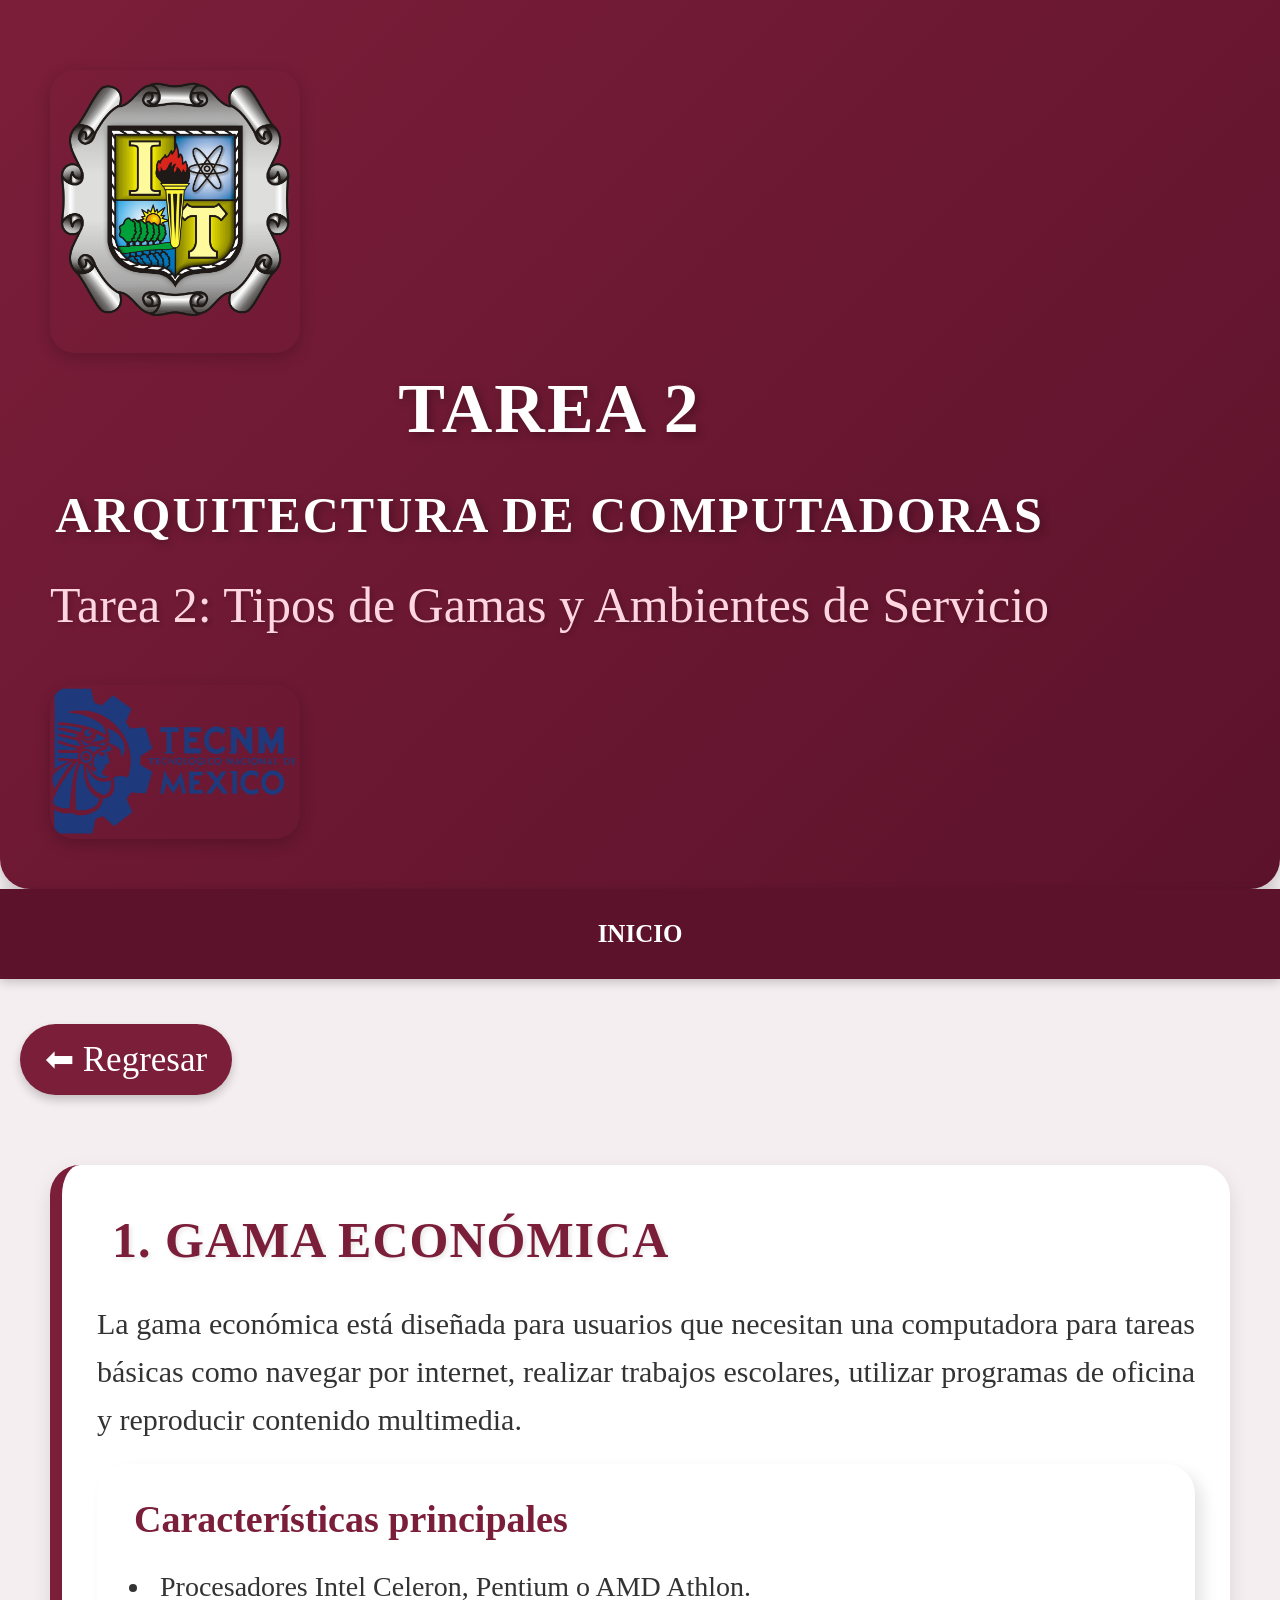
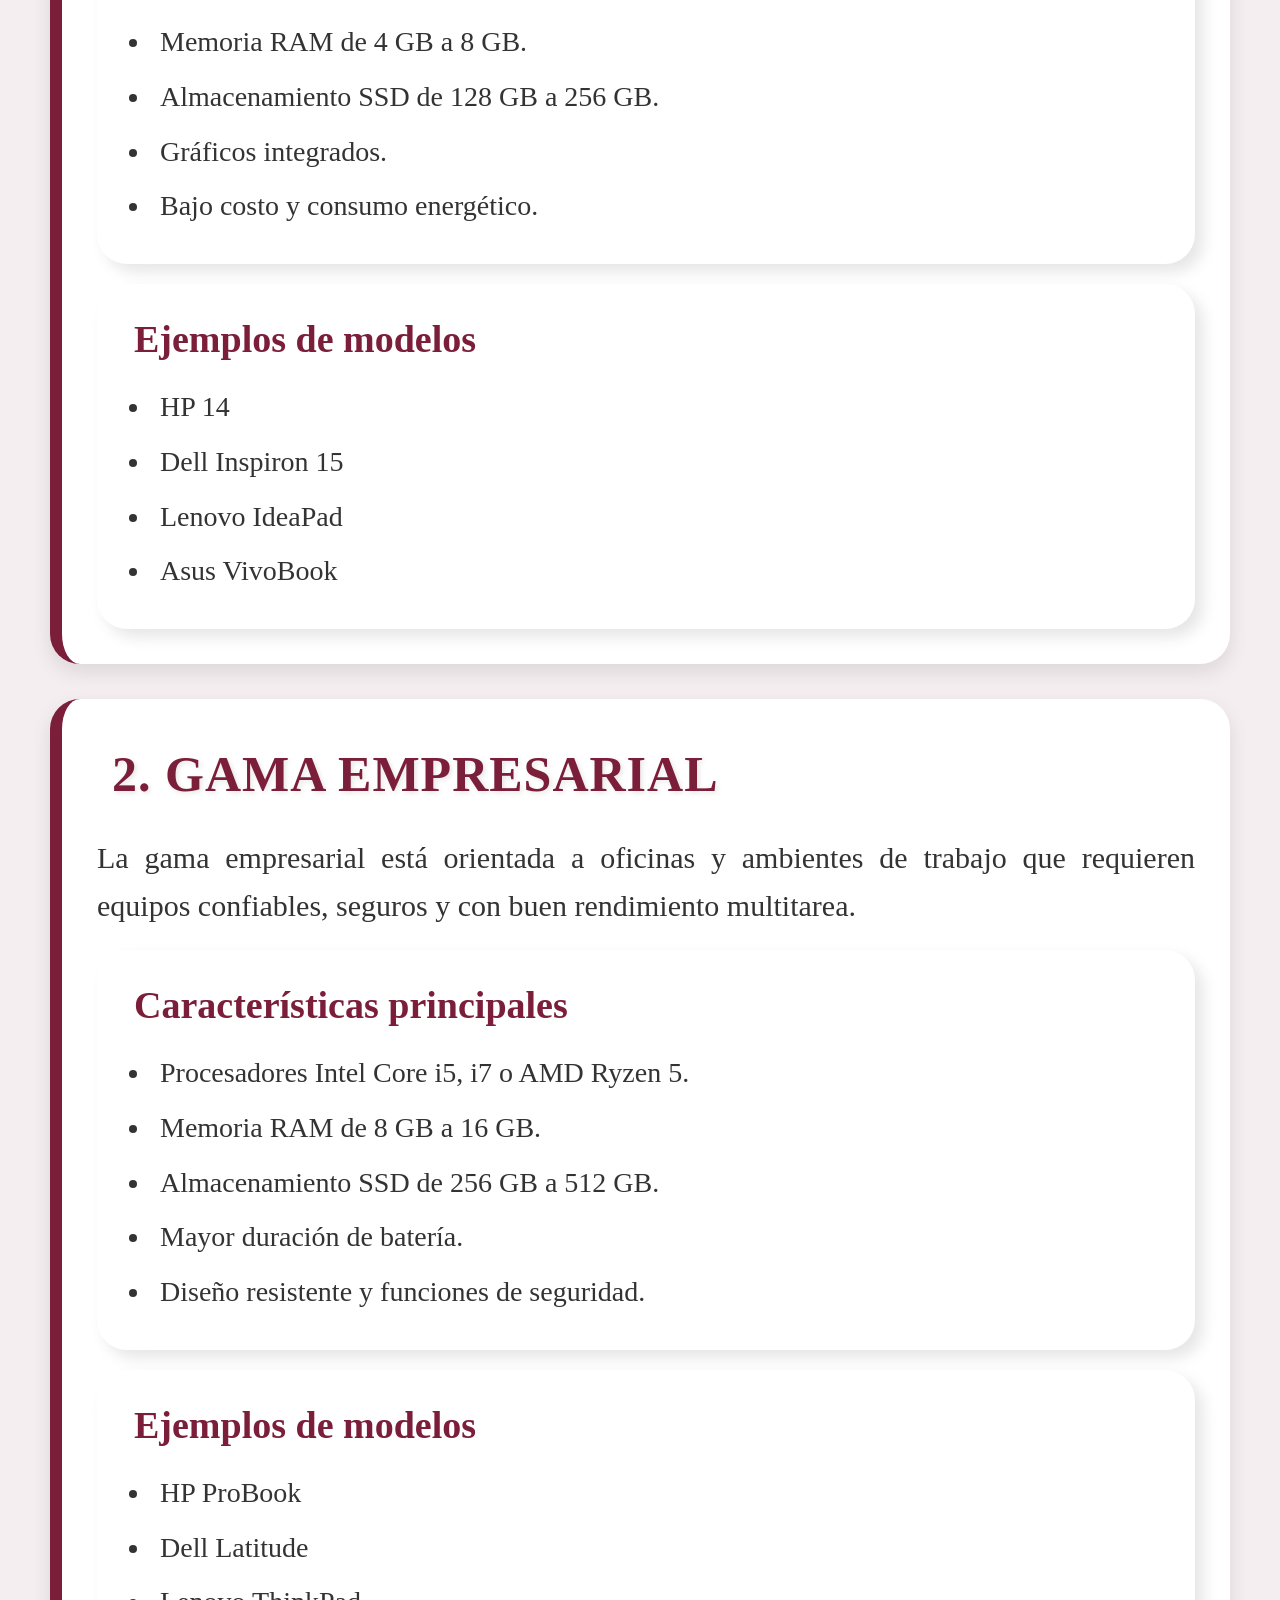
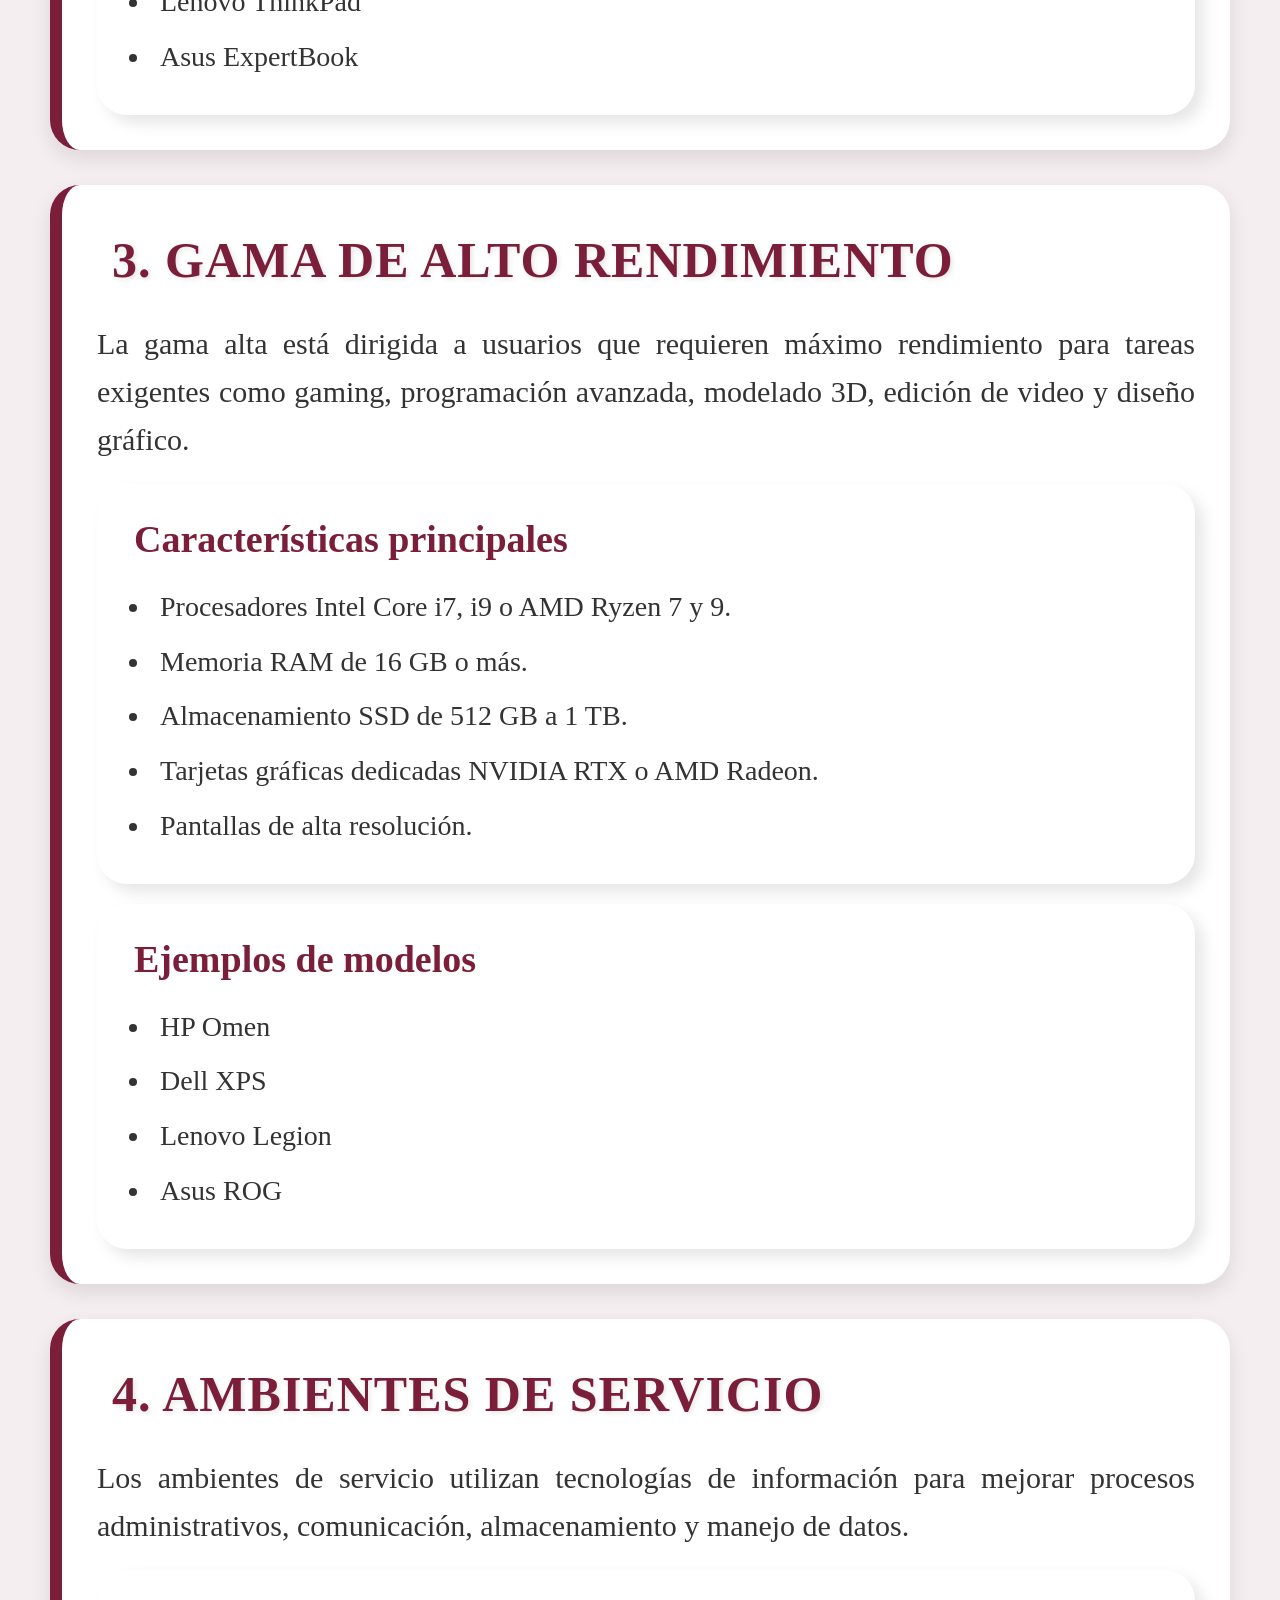
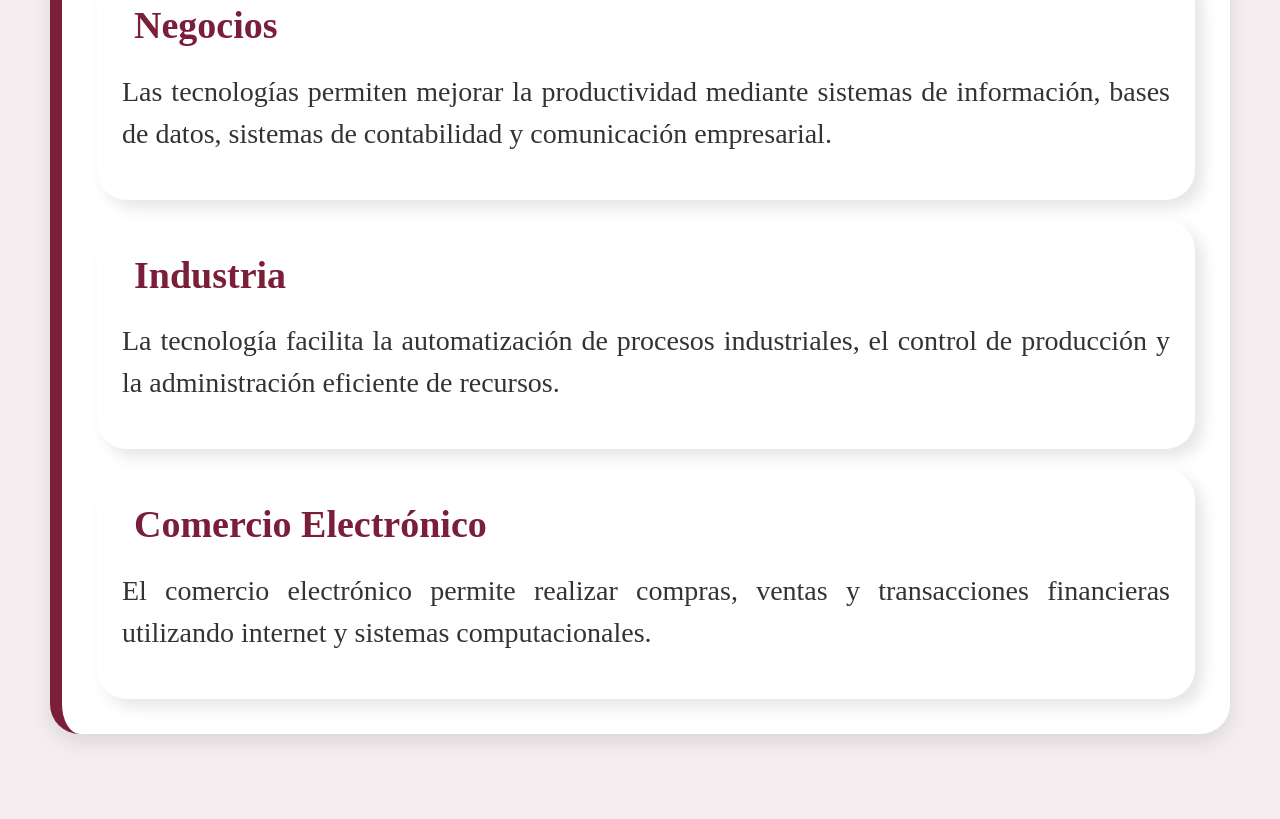
<file: Tarea2.html>
<!DOCTYPE html>
<html lang="es">

<head>

<meta charset="UTF-8">
<meta name="viewport" content="width=device-width, initial-scale=1.0">

<meta http-equiv="Content-Security-Policy" content="default-src 'self'; img-src 'self' data: https:; style-src 'self' 'unsafe-inline';">

<title>Tarea 2</title>

<link rel="stylesheet" href="estilos.css">

</head>

<body>

<header class="header">

<img src="imagenes/its.png" class="logo" alt="Logo ITS">

<div class="titulo">

<h1>TAREA 2</h1>
<h1 style="color:white; font-size: 50px;">ARQUITECTURA DE COMPUTADORAS</h1>
<p>Tarea 2: Tipos de Gamas y Ambientes de Servicio</p>

</div>

<img src="imagenes/Logo-Tec.png" class="logo" alt="Logo Tec">

</header>

<nav>

<a href="index.html">
INICIO
</a>

</nav>

<div style="padding:20px;">

<a href="Tareas.html">

<button>
⬅ Regresar
</button>

</a>

</div>

<section>

<div class="card">

<h2>1. GAMA ECONÓMICA</h2>

<p>
La gama económica está diseñada para usuarios que necesitan una computadora para tareas básicas como navegar por internet, realizar trabajos escolares, utilizar programas de oficina y reproducir contenido multimedia.
</p>

<div class="evidencia">

<div class="descripcion">

<h3>Características principales</h3>

<ul>
<li>Procesadores Intel Celeron, Pentium o AMD Athlon.</li>
<li>Memoria RAM de 4 GB a 8 GB.</li>
<li>Almacenamiento SSD de 128 GB a 256 GB.</li>
<li>Gráficos integrados.</li>
<li>Bajo costo y consumo energético.</li>
</ul>

</div>

</div>

<div class="evidencia">

<div class="descripcion">

<h3>Ejemplos de modelos</h3>

<ul>
<li>HP 14</li>
<li>Dell Inspiron 15</li>
<li>Lenovo IdeaPad</li>
<li>Asus VivoBook</li>
</ul>

</div>

</div>

</div>

<div class="card">

<h2>2. GAMA EMPRESARIAL</h2>

<p>
La gama empresarial está orientada a oficinas y ambientes de trabajo que requieren equipos confiables, seguros y con buen rendimiento multitarea.
</p>

<div class="evidencia">

<div class="descripcion">

<h3>Características principales</h3>

<ul>
<li>Procesadores Intel Core i5, i7 o AMD Ryzen 5.</li>
<li>Memoria RAM de 8 GB a 16 GB.</li>
<li>Almacenamiento SSD de 256 GB a 512 GB.</li>
<li>Mayor duración de batería.</li>
<li>Diseño resistente y funciones de seguridad.</li>
</ul>

</div>

</div>

<div class="evidencia">

<div class="descripcion">

<h3>Ejemplos de modelos</h3>

<ul>
<li>HP ProBook</li>
<li>Dell Latitude</li>
<li>Lenovo ThinkPad</li>
<li>Asus ExpertBook</li>
</ul>

</div>

</div>

</div>

<div class="card">

<h2>3. GAMA DE ALTO RENDIMIENTO</h2>

<p>
La gama alta está dirigida a usuarios que requieren máximo rendimiento para tareas exigentes como gaming, programación avanzada, modelado 3D, edición de video y diseño gráfico.
</p>

<div class="evidencia">

<div class="descripcion">

<h3>Características principales</h3>

<ul>
<li>Procesadores Intel Core i7, i9 o AMD Ryzen 7 y 9.</li>
<li>Memoria RAM de 16 GB o más.</li>
<li>Almacenamiento SSD de 512 GB a 1 TB.</li>
<li>Tarjetas gráficas dedicadas NVIDIA RTX o AMD Radeon.</li>
<li>Pantallas de alta resolución.</li>
</ul>

</div>

</div>

<div class="evidencia">

<div class="descripcion">

<h3>Ejemplos de modelos</h3>

<ul>
<li>HP Omen</li>
<li>Dell XPS</li>
<li>Lenovo Legion</li>
<li>Asus ROG</li>
</ul>

</div>

</div>

</div>

<div class="card">

<h2>4. AMBIENTES DE SERVICIO</h2>

<p>
Los ambientes de servicio utilizan tecnologías de información para mejorar procesos administrativos, comunicación, almacenamiento y manejo de datos.
</p>

<div class="evidencia">

<div class="descripcion">

<h3>Negocios</h3>

<p>
Las tecnologías permiten mejorar la productividad mediante sistemas de información, bases de datos, sistemas de contabilidad y comunicación empresarial.
</p>

</div>

</div>

<div class="evidencia">

<div class="descripcion">

<h3>Industria</h3>

<p>
La tecnología facilita la automatización de procesos industriales, el control de producción y la administración eficiente de recursos.
</p>

</div>

</div>

<div class="evidencia">

<div class="descripcion">

<h3>Comercio Electrónico</h3>

<p>
El comercio electrónico permite realizar compras, ventas y transacciones financieras utilizando internet y sistemas computacionales.
</p>

</div>

</div>

</div>

</section>

<style>

/* EVIDENCIAS */
.evidencia{
    background:white;
    padding:25px;
    border-radius:30px;
    margin-top:20px;
    box-shadow:8px 8px 15px rgba(10,5,5,0.1);
}

/* TÍTULOS */
.descripcion h3{
    color:#7b1e3a;
    margin-bottom:15px;
    font-size:38px;
}

/* TEXTOS */
.descripcion p{
    font-size:28px;
    line-height:1.5;
    text-align:justify;
}

/* LISTAS */
.descripcion ul{
    margin-left:30px;
    font-size:28px;
    line-height:1.6;
}

/* ELEMENTOS DE LISTA */
.descripcion li{
    margin-bottom:10px;
}

</style>

</body>

</html>
</file>
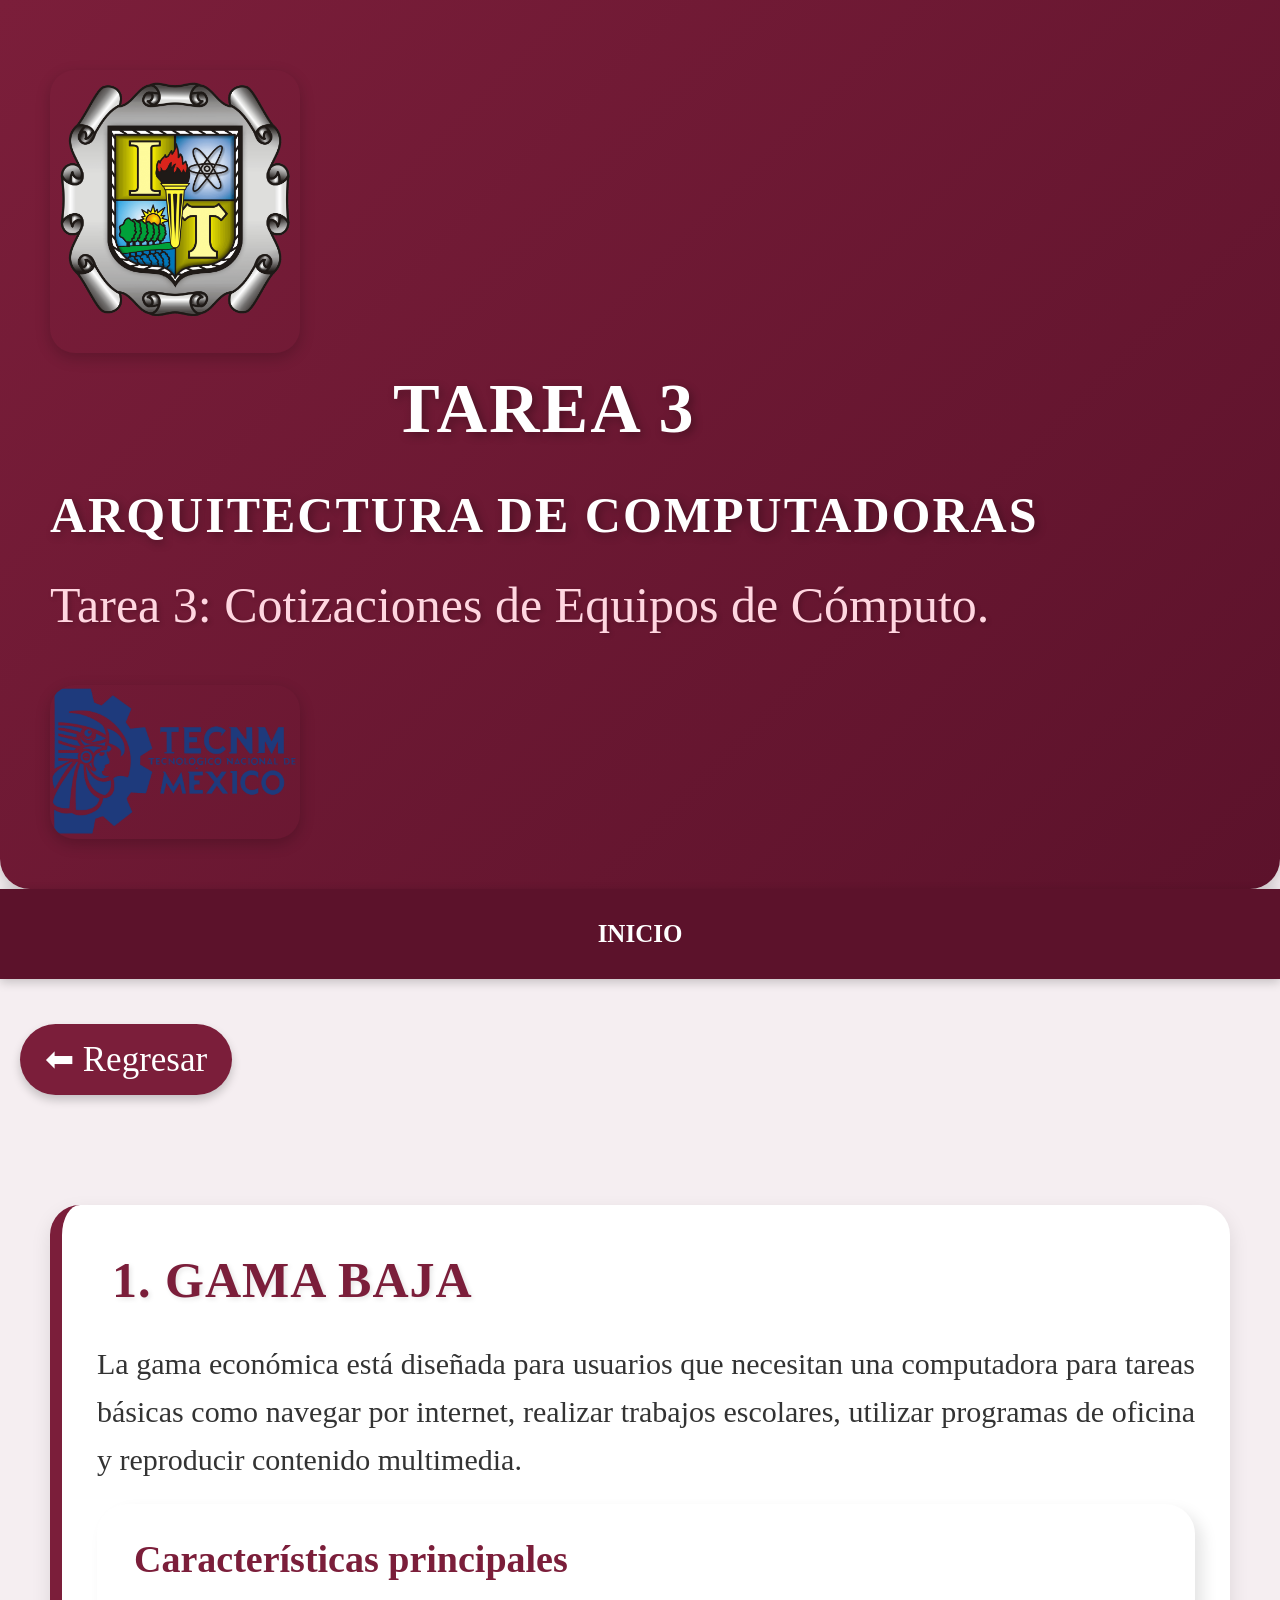
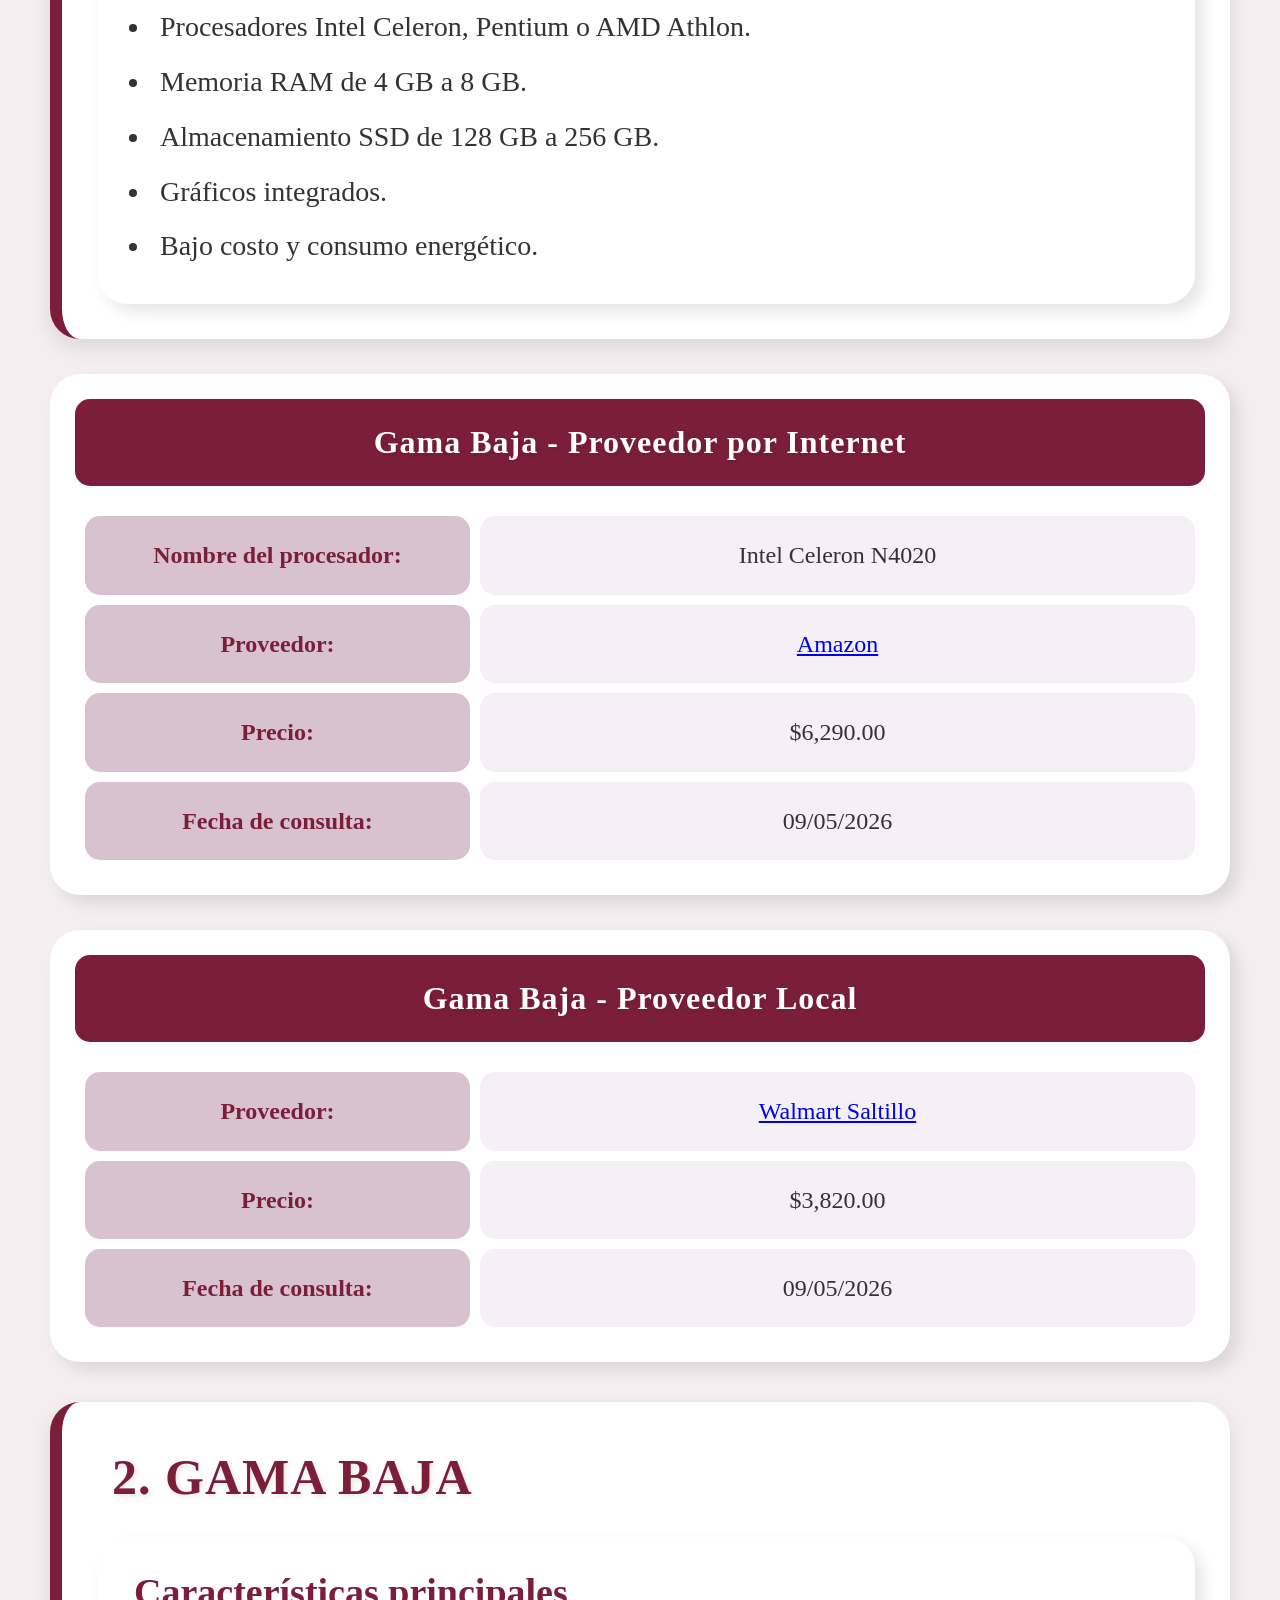
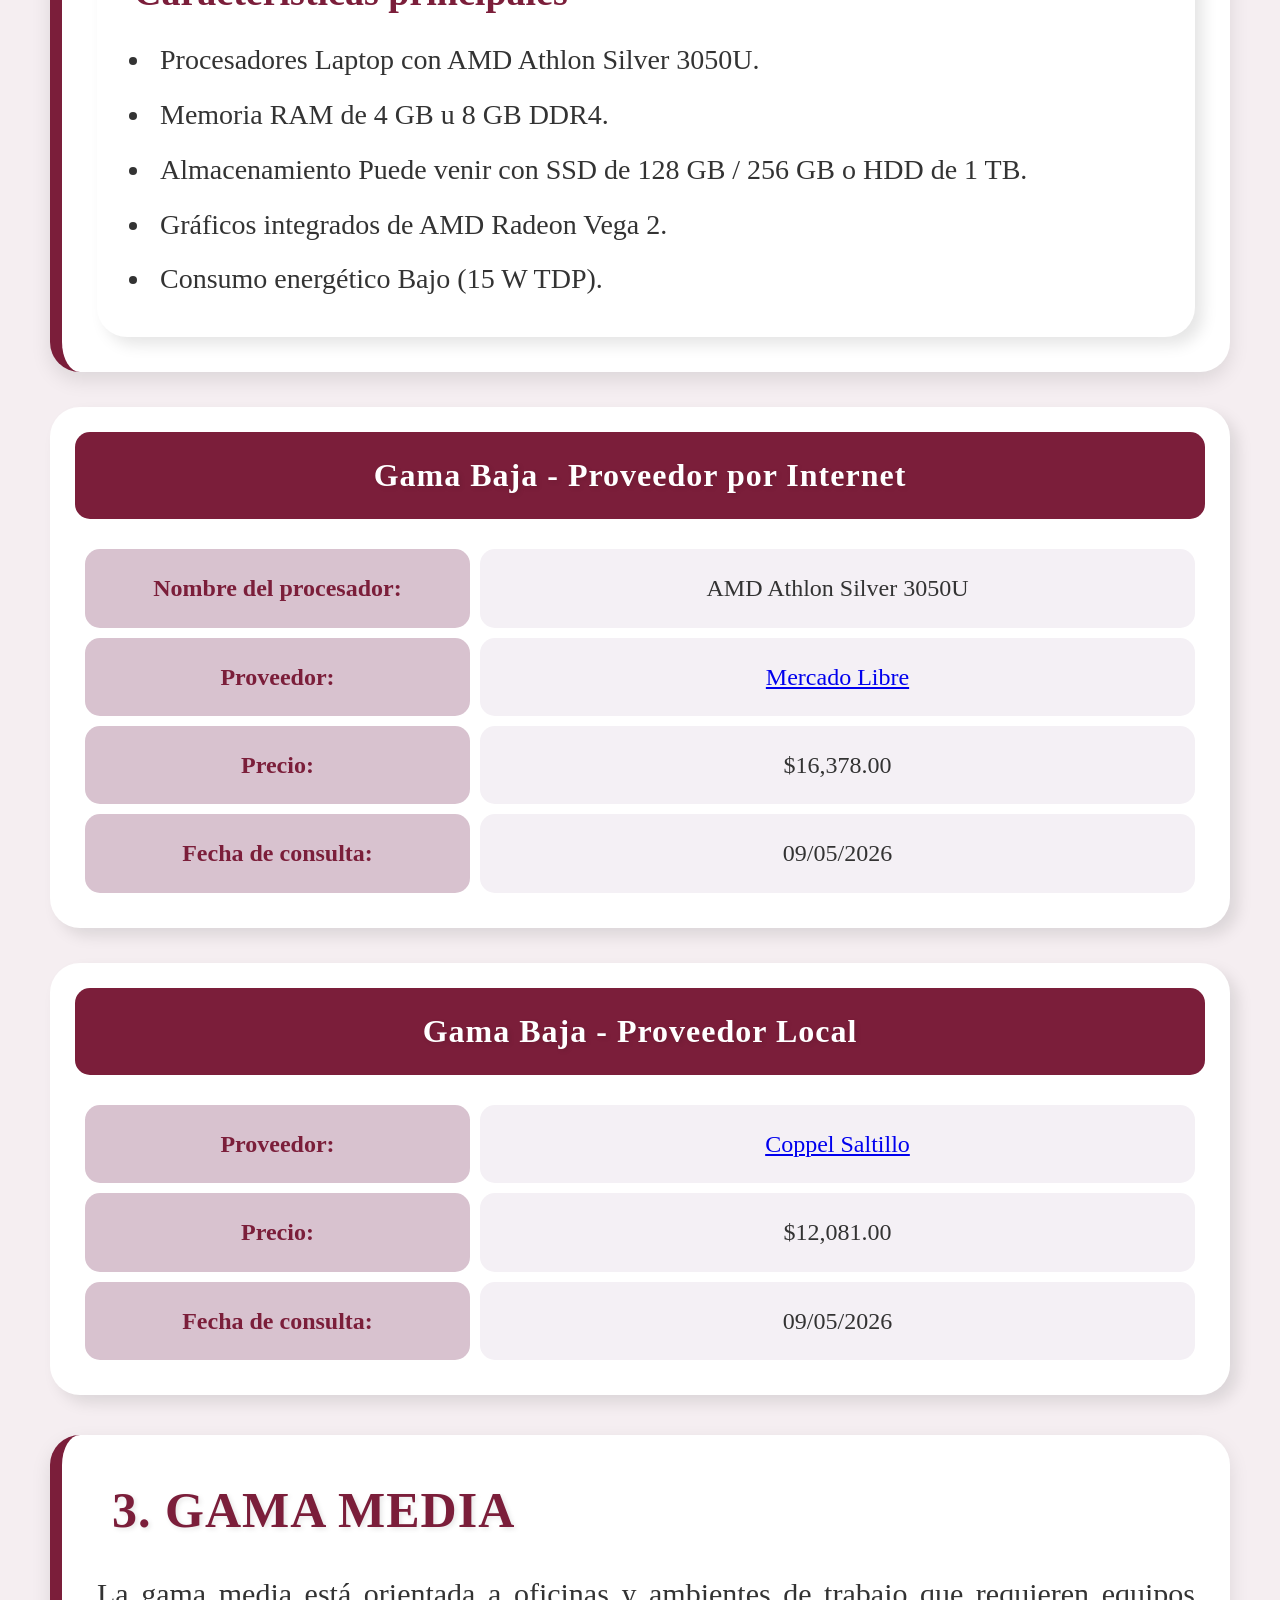
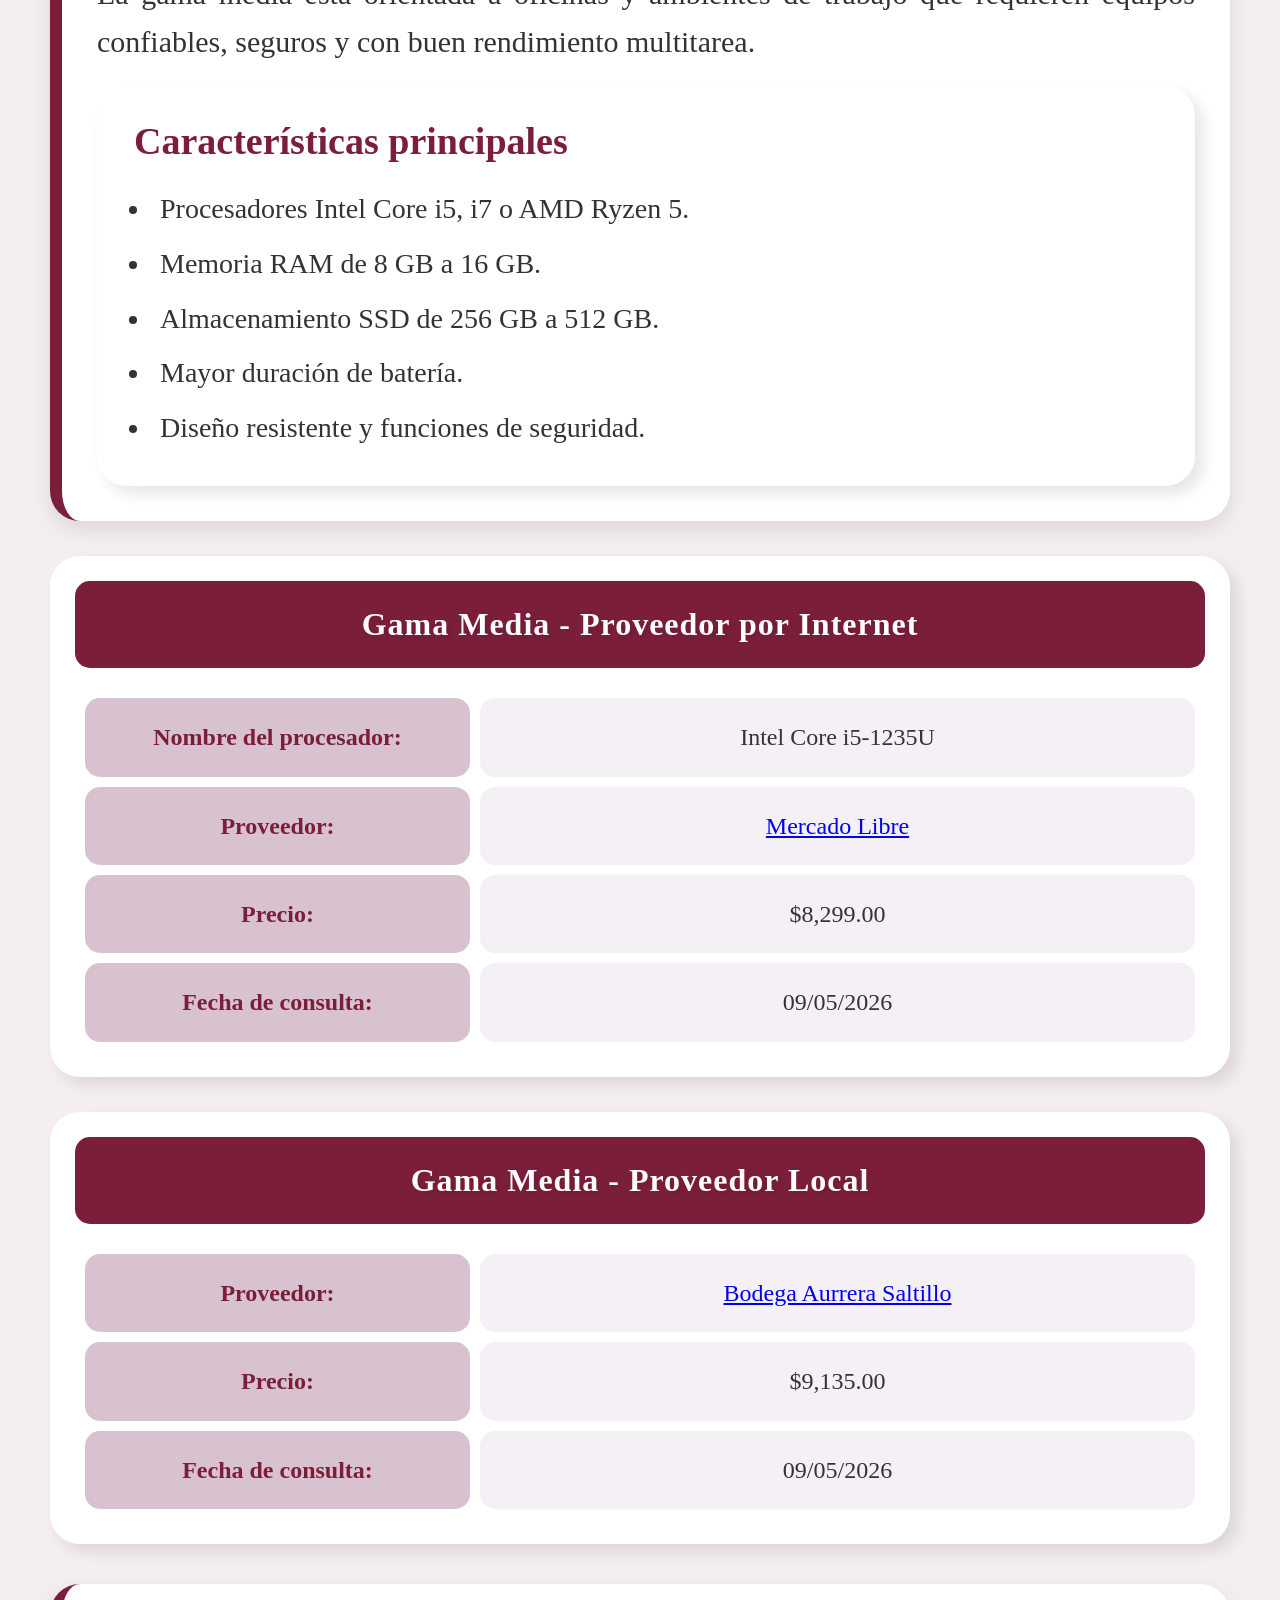
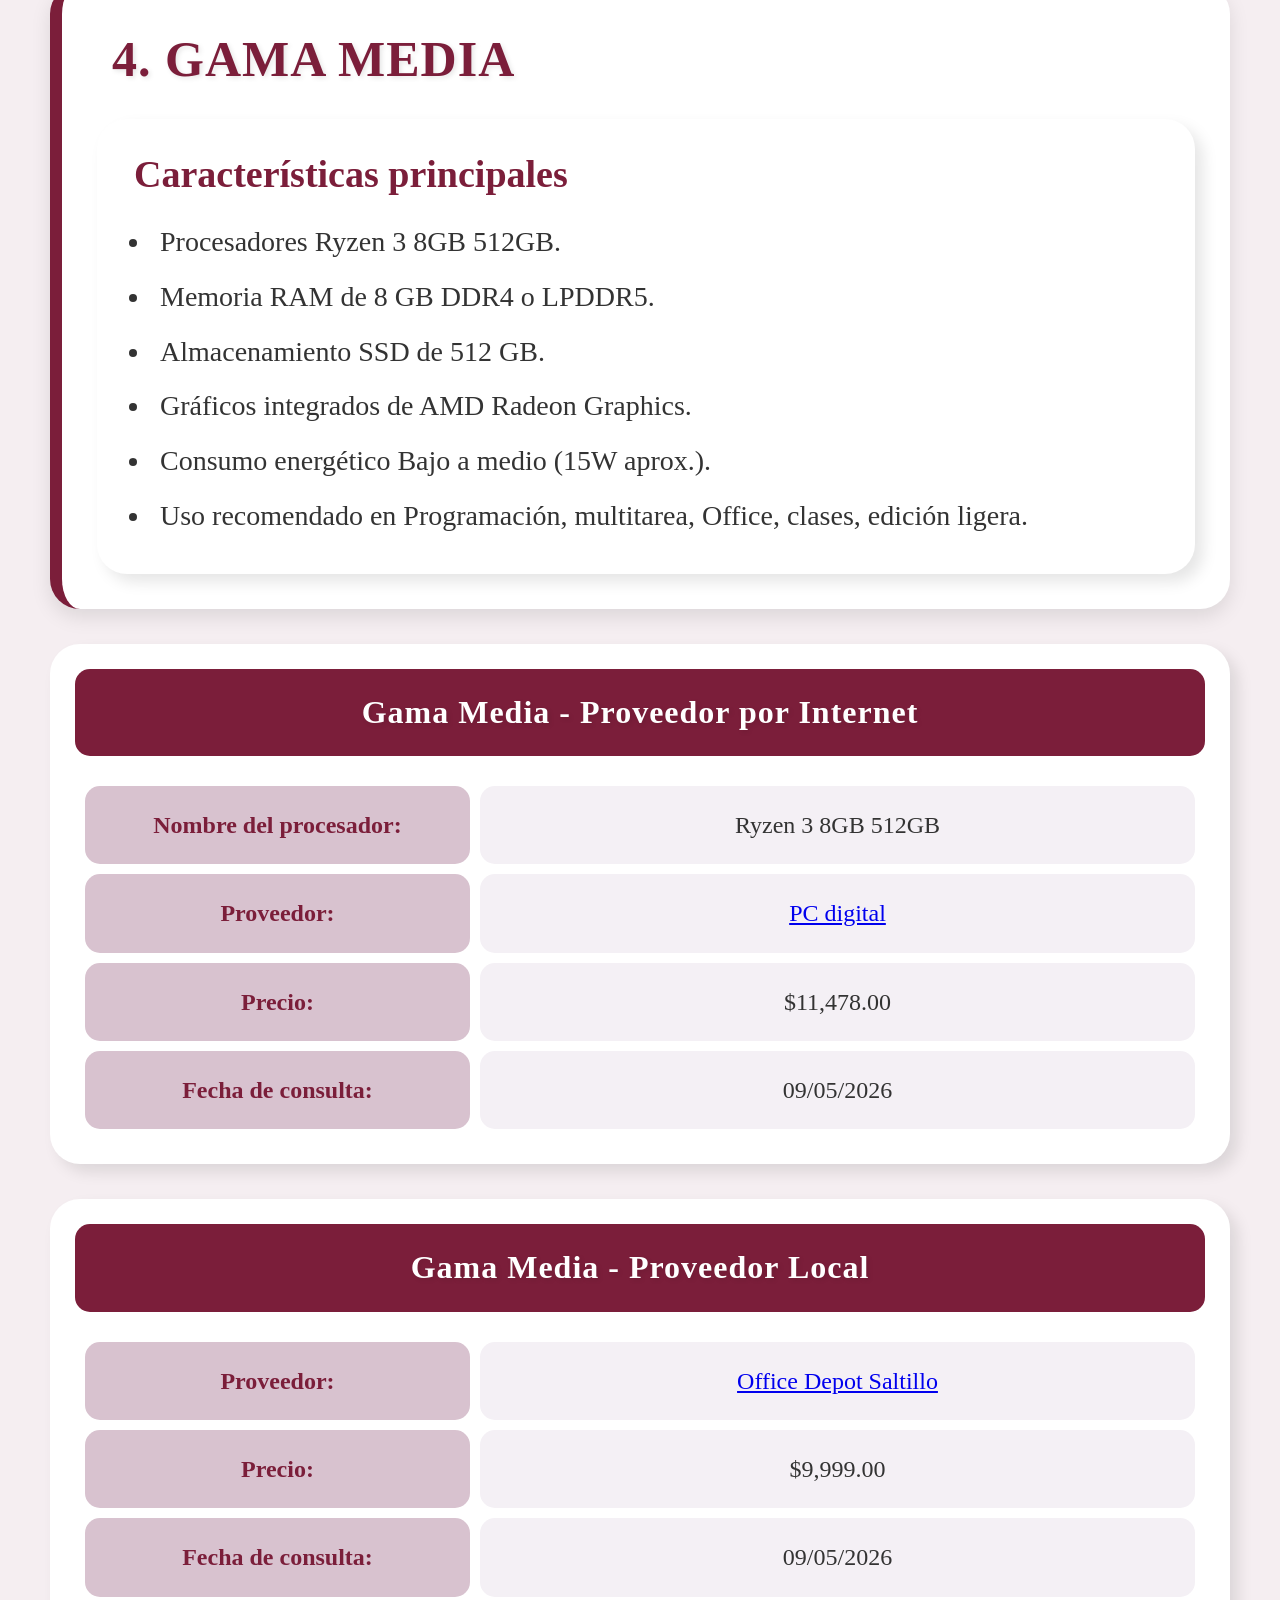
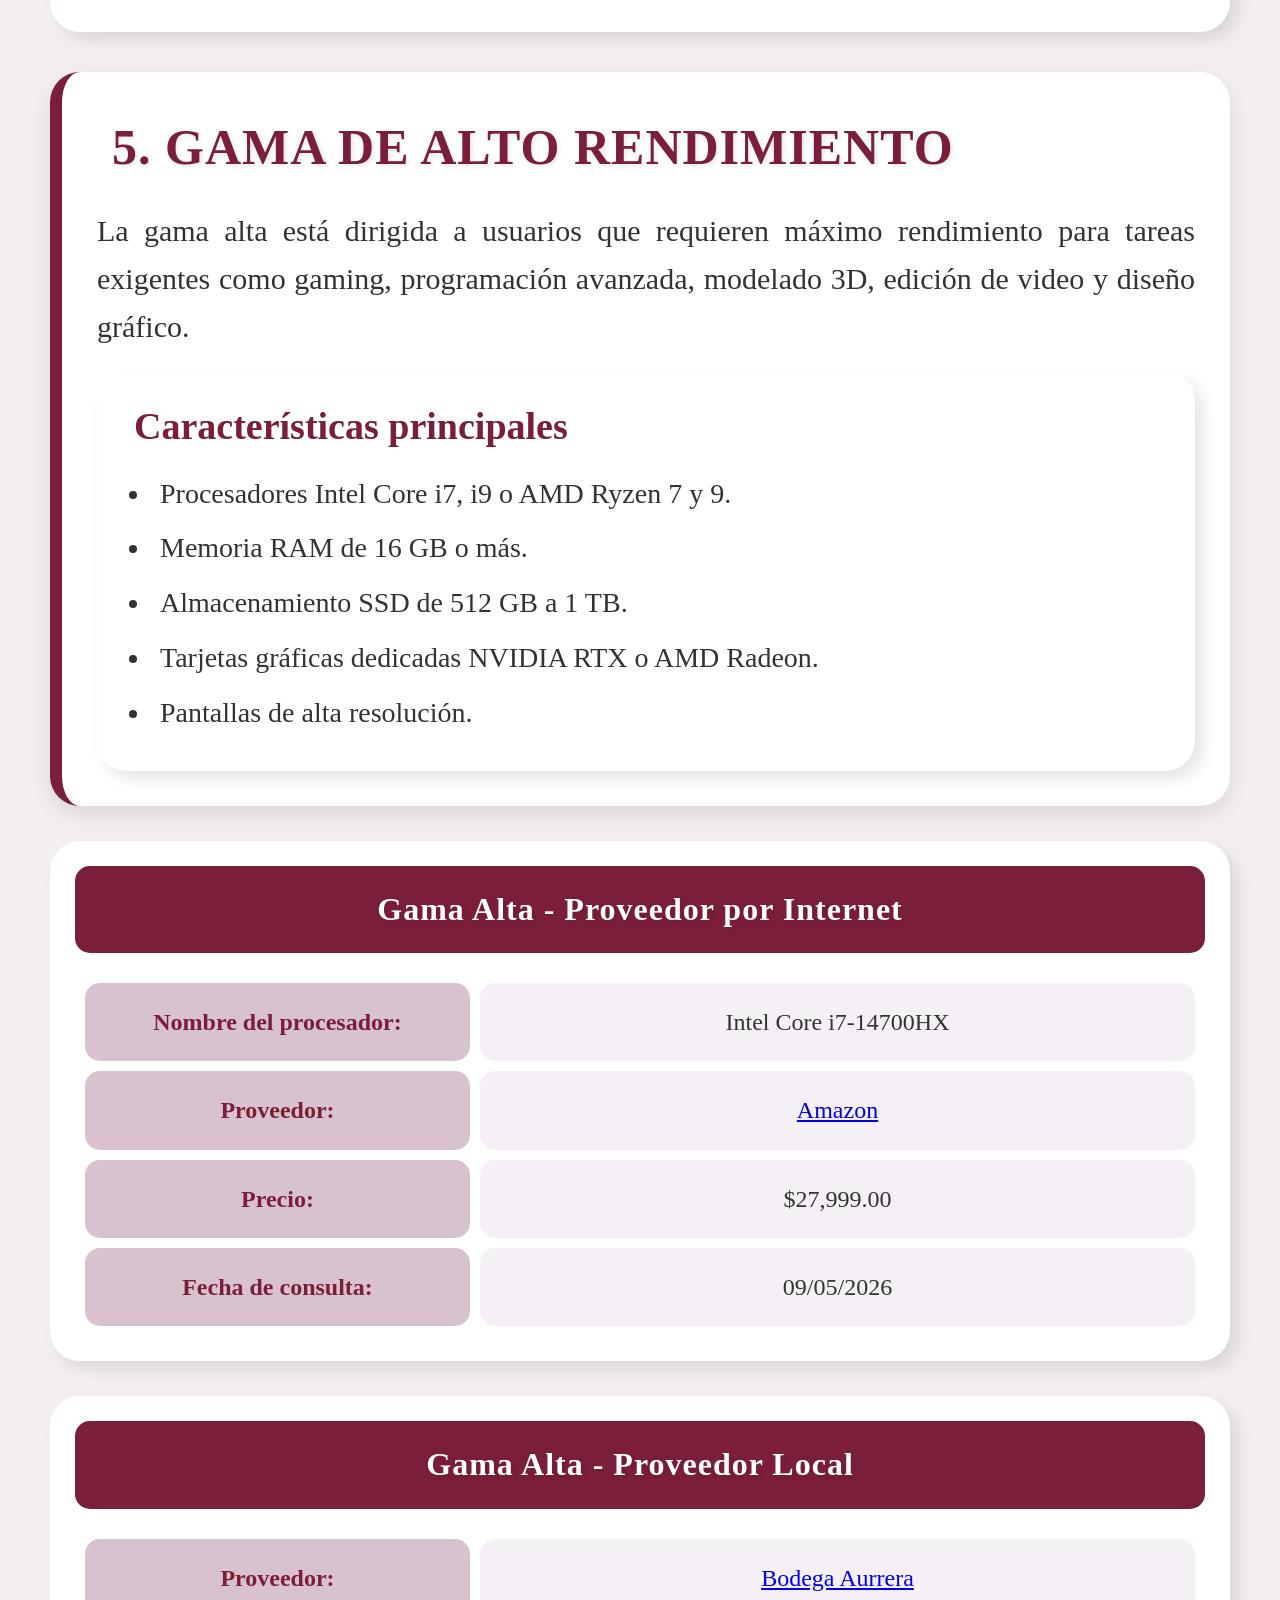
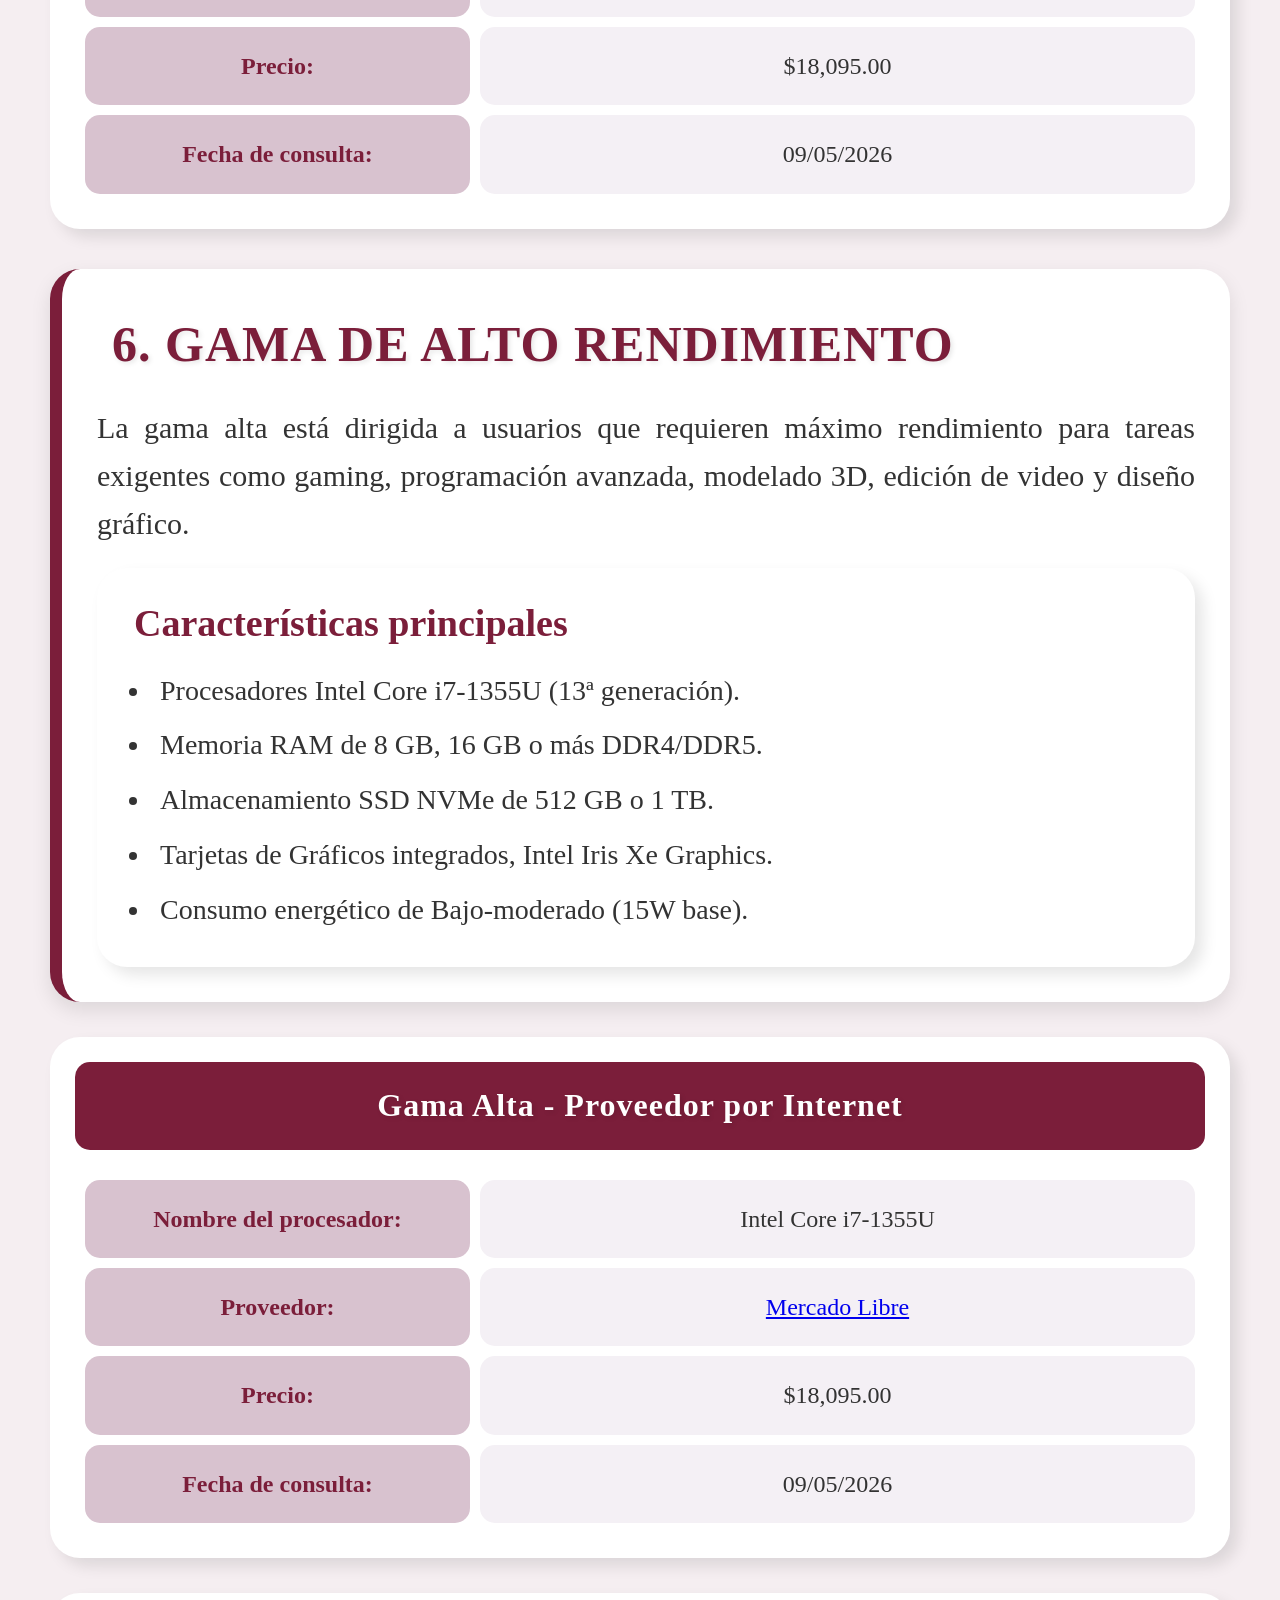
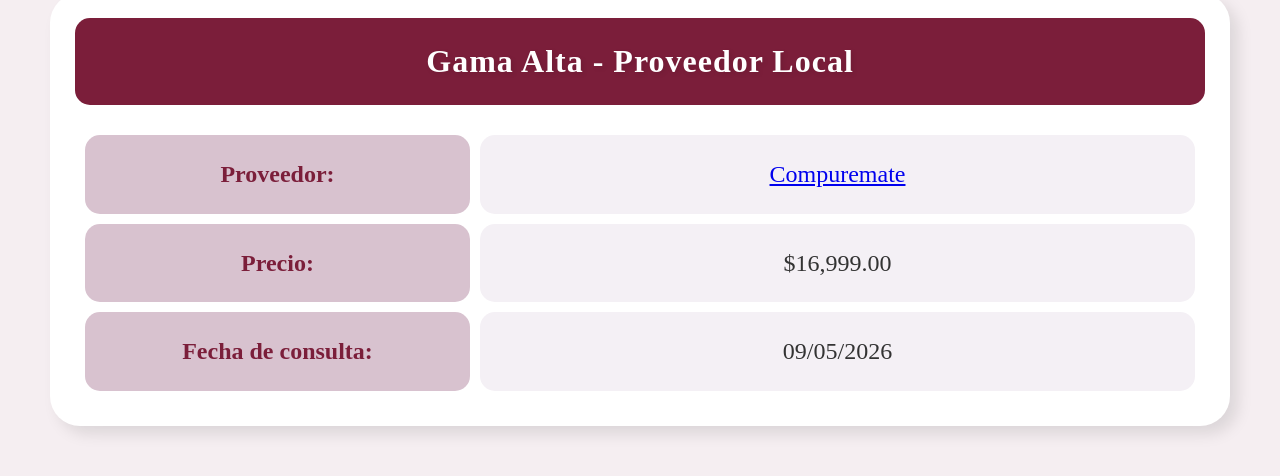
<file: Tarea3.html>
<!DOCTYPE html>
<html lang="es">

<head>

<meta charset="UTF-8">
<meta name="viewport" content="width=device-width, initial-scale=1.0">

<meta http-equiv="Content-Security-Policy" content="default-src 'self'; img-src 'self' data: https:; style-src 'self' 'unsafe-inline';">

<title>Tarea 3</title>

<link rel="stylesheet" href="estilos.css">

<style>
.card{
    margin-top:40px;
}

/* EVIDENCIAS */
.evidencia{
    background:white;
    padding:25px;
    border-radius:30px;
    margin-top:20px;
    box-shadow:8px 8px 15px rgba(10,5,5,0.1);
}

/* TÍTULOS */
.descripcion h3{
    color:#7b1e3a;
    margin-bottom:15px;
    font-size:38px;
}

/* TEXTOS */
.descripcion p{
    font-size:28px;
    line-height:1.5;
    text-align:justify;
}

/* LISTAS */
.descripcion ul{
    margin-left:30px;
    font-size:28px;
    line-height:1.6;
}

/* ELEMENTOS DE LISTA */
.descripcion li{
    margin-bottom:10px;
}

/* TABLAS */
.tabla-cotizacion{
    background:white;
    padding:25px;
    border-radius:30px;
    margin-top:35px;
    box-shadow:8px 8px 15px rgba(0,0,0,0.1);
}

.tabla-cotizacion h2{
    background:#7b1e3a;
    color:white;
    padding:18px;
    border-radius:15px;
    text-align:center;
    font-size:32px;
    margin-bottom:20px;
}

table{
    width:100%;
    border-collapse:separate;
    border-spacing:10px;
}

td{
    background:#f4f0f5;
    padding:20px;
    border-radius:15px;
    font-size:24px;
    text-align:center;
    color:#333;
}

.titulo-tabla{
    background:#d8c2cf;
    color:#7b1e3a;
    font-weight:bold;
    width:35%;
}
</style>

</head>

<body>

<header class="header">

<img src="imagenes/its.png" class="logo" alt="Logo ITS">

<div class="titulo">
<h1>TAREA 3</h1>
<h1 style="color:white; font-size: 50px;">ARQUITECTURA DE COMPUTADORAS</h1>
<p>Tarea 3: Cotizaciones de Equipos de Cómputo.</p>
</div>

<img src="imagenes/Logo-Tec.png" class="logo" alt="Logo Tec">

</header>

<nav>
<a href="index.html">INICIO</a>
</nav>

<div style="padding:20px;">
<a href="Tareas.html">
<button>⬅ Regresar</button>
</a>
</div>

<section>

<div class="card">
    
<h2>1. GAMA BAJA</h2>

<p>
La gama económica está diseñada para usuarios que necesitan una computadora para tareas básicas como navegar por internet, realizar trabajos escolares, utilizar programas de oficina y reproducir contenido multimedia.
</p>

<div class="evidencia">
<div class="descripcion">
<h3>Características principales</h3>
<ul>
<li>Procesadores Intel Celeron, Pentium o AMD Athlon.</li>
<li>Memoria RAM de 4 GB a 8 GB.</li>
<li>Almacenamiento SSD de 128 GB a 256 GB.</li>
<li>Gráficos integrados.</li>
<li>Bajo costo y consumo energético.</li>
</ul>
</div>
</div>

</div>

<div class="tabla-cotizacion">
<h2>Gama Baja - Proveedor por Internet</h2>
<table>
<tr>
<td class="titulo-tabla">Nombre del procesador:</td>
<td>Intel Celeron N4020</td>
</tr>
<tr>
<td class="titulo-tabla">Proveedor:</td>
<td>
<a href="https://www.amazon.com.mx/Lenovo-Ideapad-Celeron-almacenamiento-Graphics/dp/B0CK66T68X/ref=sr_1_2?__mk_es_MX=%C3%85M%C3%85%C5%BD%C3%95%C3%91&dib=eyJ2IjoiMSJ9.[base64].6fYSgZdYtttymvBwnuFWg89_5CuLUbhstRQNyD4-wdo&dib_tag=se&keywords=Laptop+Lenovo+Ideapad+1+14%2C+Intel+Celeron+N4020%2C+4+GB+de+RAM%2C+128+GB+de+almacenamiento+%28eMMC+de+64+GB+%2B+Micro+SD+de+64+GB%29%2C+Intel+UHD+Graphics+600%2C+Win+11+en+modo+S%2C+gris+nube&qid=1778384982&sr=8-2&ufe=app_do%3Aamzn1.fos.de93fa6a-174c-4df7-be7c-5bc8e9c5a71b" target="_blank" class="link-proveedor">Amazon</a>
</td>
</tr>
<tr>
<td class="titulo-tabla">Precio:</td>
<td>$6,290.00</td>
</tr>
<tr>
<td class="titulo-tabla">Fecha de consulta:</td>
<td>09/05/2026</td>
</tr>
</table>
</div>

<div class="tabla-cotizacion">
<h2>Gama Baja - Proveedor Local</h2>
<table>
<tr>
<td class="titulo-tabla">Proveedor:</td>
<td>
<a href="https://www.walmart.com.mx/ip/laptop-lenovo-14-pulgadas-led-hd-1366x768-intel-celeron-n4020-128-gb-emmc-4-gb-ram-windows-11-home/00019752858192?selectedSellerId=7C4C01D22717433CA5CA890ADA107BC3&utm_source=google&utm_medium=cpc&utm_campaign=wm_lf_sem_pmax-mp-pc&utm_term=_&gad_source=4&gad_campaignid=22893856049&gclid=CjwKCAjwtvvPBhBuEiwAPMijr2ckJbkpyB0vcRBdQx-V5HEVFtxjmR49pjfSwlWwvW5ZhTQzWUg51hoCi3wQAvD_BwE" target="_blank" class="link-proveedor">Walmart Saltillo</a>
</td>
</tr>
<tr>
<td class="titulo-tabla">Precio:</td>
<td>$3,820.00</td>
</tr>
<tr>
<td class="titulo-tabla">Fecha de consulta:</td>
<td>09/05/2026</td>
</tr>
</table>
</div>

<div class="card">
<h2>2. GAMA BAJA</h2>
<div class="evidencia">
<div class="descripcion">
<h3>Características principales</h3>
<ul>
<li>Procesadores Laptop con AMD Athlon Silver 3050U.</li>
<li>Memoria RAM de 4 GB u 8 GB DDR4.</li>
<li>Almacenamiento Puede venir con SSD de 128 GB / 256 GB o HDD de 1 TB.</li>
<li>Gráficos integrados de AMD Radeon Vega 2.</li>
<li>Consumo energético Bajo (15 W TDP).</li>
</ul>
</div>
</div>
</div>

<div class="tabla-cotizacion">
<h2>Gama Baja - Proveedor por Internet</h2>
<table>
<tr>
<td class="titulo-tabla">Nombre del procesador:</td>
<td>AMD Athlon Silver 3050U</td>
</tr>
<tr>
<td class="titulo-tabla">Proveedor:</td>
<td>
<a href="https://www.mercadolibre.com.mx/laptop-lenovo-ideapad-1-amd-athlon-silver-3050u-20gb-ram-32g/up/MLMU716802635#polycard_client=search-desktop&be_origin=backend&search_layout=grid&position=2&type=product&tracking_id=cc7dfb1c-f652-41a7-9515-e24676c1f65e&wid=MLM3056161758&sid=search" target="_blank" class="link-proveedor">Mercado Libre</a>
</td>
</tr>
<tr>
<td class="titulo-tabla">Precio:</td>
<td>$16,378.00</td>
</tr>
<tr>
<td class="titulo-tabla">Fecha de consulta:</td>
<td>09/05/2026</td>
</tr>
</table>
</div>

<div class="tabla-cotizacion">
<h2>Gama Baja - Proveedor Local</h2>
<table>
<tr>
<td class="titulo-tabla">Proveedor:</td>
<td>
<a href="https://www.coppel.com/pdp/ordenador-portatil-lenovo-ideapad-1-156-pulgadas-amd-athlon-silver-3050u-ssd-de-12-gb/1-tb-venta-internacional-mkp-94851891" target="_blank" class="link-proveedor">Coppel Saltillo</a>
</td>
</tr>
<tr>
<td class="titulo-tabla">Precio:</td>
<td>$12,081.00</td>
</tr>
<tr>
<td class="titulo-tabla">Fecha de consulta:</td>
<td>09/05/2026</td>
</tr>
</table>
</div>

<div class="card">
<h2>3. GAMA MEDIA</h2>
<p>
La gama media está orientada a oficinas y ambientes de trabajo que requieren equipos confiables, seguros y con buen rendimiento multitarea.
</p>
<div class="evidencia">
<div class="descripcion">
<h3>Características principales</h3>
<ul>
<li>Procesadores Intel Core i5, i7 o AMD Ryzen 5.</li>
<li>Memoria RAM de 8 GB a 16 GB.</li>
<li>Almacenamiento SSD de 256 GB a 512 GB.</li>
<li>Mayor duración de batería.</li>
<li>Diseño resistente y funciones de seguridad.</li>
</ul>
</div>
</div>
</div>

<div class="tabla-cotizacion">
<h2>Gama Media - Proveedor por Internet</h2>
<table>
<tr>
<td class="titulo-tabla">Nombre del procesador:</td>
<td>Intel Core i5-1235U</td>
</tr>
<tr>
<td class="titulo-tabla">Proveedor:</td>
<td>
<a href="https://www.mercadolibre.com.mx/laptop-hp-15-i51235u-12gb-ram-512gb-ssd-w11-intel-iris/up/MLMU3478753755" target="_blank" class="link-proveedor">Mercado Libre</a>
</td>
</tr>
<tr>
<td class="titulo-tabla">Precio:</td>
<td>$8,299.00</td>
</tr>
<tr>
<td class="titulo-tabla">Fecha de consulta:</td>
<td>09/05/2026</td>
</tr>
</table>
</div>

<div class="tabla-cotizacion">
<h2>Gama Media - Proveedor Local</h2>
<table>
<tr>
<td class="titulo-tabla">Proveedor:</td>
<td>
<a href="https://www.bodegaaurrera.com.mx/ip/laptops/laptop-hp-15-fd0095wm-intel-core-i5-1235u-8gb-ram-256gb-ssd-15-6-windows-11-home-teclado-en-ingles-color-plata-plateado/00019812298513?srsltid=AfmBOop0JABuRBzRtbBkg4vdeU27_knQp-7lhq-C8yN9cNcIFc_j86YkgEA" target="_blank" class="link-proveedor">Bodega Aurrera Saltillo</a>
</td>
</tr>
<tr>
<td class="titulo-tabla">Precio:</td>
<td>$9,135.00</td>
</tr>
<tr>
<td class="titulo-tabla">Fecha de consulta:</td>
<td>09/05/2026</td>
</tr>
</table>
</div>

<div class="card">
<h2>4. GAMA MEDIA</h2>
<div class="evidencia">
<div class="descripcion">
<h3>Características principales</h3>
<ul>
<li>Procesadores Ryzen 3 8GB 512GB.</li>
<li>Memoria RAM de 8 GB DDR4 o LPDDR5.</li>
<li>Almacenamiento SSD de 512 GB.</li>
<li>Gráficos integrados de AMD Radeon Graphics.</li>
<li>Consumo energético Bajo a medio (15W aprox.).</li>
<li>Uso recomendado en Programación, multitarea, Office, clases, edición ligera.</li>
</ul>
</div>
</div>
</div>

<div class="tabla-cotizacion">
<h2>Gama Media - Proveedor por Internet</h2>
<table>
<tr>
<td class="titulo-tabla">Nombre del procesador:</td>
<td>Ryzen 3 8GB 512GB</td>
</tr>
<tr>
<td class="titulo-tabla">Proveedor:</td>
<td>
<a href="https://www.pcdigital.com.mx/laptop-acer-aspire-3-a315-24p-r625-15-6-quot-ryzen-3-8gb-512gb-ssd-win-11-home-color-plata-nx-kdeal-009/" target="_blank" class="link-proveedor">PC digital</a>
</td>
</tr>
<tr>
<td class="titulo-tabla">Precio:</td>
<td>$11,478.00</td>
</tr>
<tr>
<td class="titulo-tabla">Fecha de consulta:</td>
<td>09/05/2026</td>
</tr>
</table>
</div>

<div class="tabla-cotizacion">
<h2>Gama Media - Proveedor Local</h2>
<table>
<tr>
<td class="titulo-tabla">Proveedor:</td>
<td>
<a href="https://www.officedepot.com.mx/officedepot/en/Categor%C3%ADa/Todas/computo/laptops-y-macbook/laptops/Laptop-HP-15-fc0234la%C2%A0AMD-Ryzen-3-8GB%C2%A0RAM%C2%A0512GB-SSD-15-6-pulgadas%C2%A0FHD-Windows-11-Home/p/100282324" target="_blank" class="link-proveedor">Office Depot Saltillo</a>
</td>
</tr>
<tr>
<td class="titulo-tabla">Precio:</td>
<td>$9,999.00</td>
</tr>
<tr>
<td class="titulo-tabla">Fecha de consulta:</td>
<td>09/05/2026</td>
</tr>
</table>
</div>

<div class="card">
<h2>5. GAMA DE ALTO RENDIMIENTO</h2>
<p>
La gama alta está dirigida a usuarios que requieren máximo rendimiento para tareas exigentes como gaming, programación avanzada, modelado 3D, edición de video y diseño gráfico.
</p>
<div class="evidencia">
<div class="descripcion">
<h3>Características principales</h3>
<ul>
<li>Procesadores Intel Core i7, i9 o AMD Ryzen 7 y 9.</li>
<li>Memoria RAM de 16 GB o más.</li>
<li>Almacenamiento SSD de 512 GB a 1 TB.</li>
<li>Tarjetas gráficas dedicadas NVIDIA RTX o AMD Radeon.</li>
<li>Pantallas de alta resolución.</li>
</ul>
</div>
</div>
</div>

<div class="tabla-cotizacion">
<h2>Gama Alta - Proveedor por Internet</h2>
<table>
<tr>
<td class="titulo-tabla">Nombre del procesador:</td>
<td>Intel Core i7-14700HX</td>
</tr>
<tr>
<td class="titulo-tabla">Proveedor:</td>
<td>
<a href="https://www.amazon.com.mx/HP-Victus-16T-sLaptop-i7-14700HX/dp/B0DGD9XZGB?th=17" target="_blank" class="link-proveedor">Amazon</a>
</td>
</tr>
<tr>
<td class="titulo-tabla">Precio:</td>
<td>$27,999.00</td>
</tr>
<tr>
<td class="titulo-tabla">Fecha de consulta:</td>
<td>09/05/2026</td>
</tr>
</table>
</div>

<div class="tabla-cotizacion">
<h2>Gama Alta - Proveedor Local</h2>
<table>
<tr>
<td class="titulo-tabla">Proveedor:</td>
<td>
<a href="https://www.bodegaaurrera.com.mx/ip/pc-gamer/laptop-gamer-lenovo-legion-5-geforce-rtx-5060-core-i7-14700hx-16gb-ddr5-ssd-512gb-15-1-teclado-ingles-gaming-competitivo/00019815640161?srsltid=AfmBOopdAZ7es8qYnMhcNkw75iest8OREMPVPjU6m6TzQLfFKF15iPQPpy8" target="_blank" class="link-proveedor">Bodega Aurrera</a>
</td>
</tr>
<tr>
<td class="titulo-tabla">Precio:</td>
<td>$18,095.00</td>
</tr>
<tr>
<td class="titulo-tabla">Fecha de consulta:</td>
<td>09/05/2026</td>
</tr>
</table>
</div>

<div class="card">
<h2>6. GAMA DE ALTO RENDIMIENTO</h2>
<p>
La gama alta está dirigida a usuarios que requieren máximo rendimiento para tareas exigentes como gaming, programación avanzada, modelado 3D, edición de video y diseño gráfico.
</p>
<div class="evidencia">
<div class="descripcion">
<h3>Características principales</h3>
<ul>
<li>Procesadores Intel Core i7-1355U (13ª generación).</li>
<li>Memoria RAM de 8 GB, 16 GB o más DDR4/DDR5.</li>
<li>Almacenamiento SSD NVMe de 512 GB o 1 TB.</li>
<li>Tarjetas de Gráficos integrados, Intel Iris Xe Graphics.</li>
<li>Consumo energético de Bajo-moderado (15W base).</li>
</ul>
</div>
</div>
</div>

<div class="tabla-cotizacion">
<h2>Gama Alta - Proveedor por Internet</h2>
<table>
<tr>
<td class="titulo-tabla">Nombre del procesador:</td>
<td>Intel Core i7-1355U</td>
</tr>
<tr>
<td class="titulo-tabla">Proveedor:</td>
<td>
<a href="https://articulo.mercadolibre.com.mx/MLM-4631575352-portatil-dell-dc15250-156-fhd-120hz-i7-1355u-16gb-512gb-ss-_JM?matt_tool=28238160&utm_source=google_shopping&utm_medium=organic" target="_blank" class="link-proveedor">Mercado Libre</a>
</td>
</tr>
<tr>
<td class="titulo-tabla">Precio:</td>
<td>$18,095.00</td>
</tr>
<tr>
<td class="titulo-tabla">Fecha de consulta:</td>
<td>09/05/2026</td>
</tr>
</table>
</div>

<div class="tabla-cotizacion">
<h2>Gama Alta - Proveedor Local</h2>
<table>
<tr>
<td class="titulo-tabla">Proveedor:</td>
<td>
<a href="https://rematedecomputadoras.com/productos/ols/products/laptop-dell-dc15250-intel-core-i7-1355u-15-16gb-512gb-ssd" target="_blank" class="link-proveedor">Compuremate</a>
</td>
</tr>
<tr>
<td class="titulo-tabla">Precio:</td>
<td>$16,999.00</td>
</tr>
<tr>
<td class="titulo-tabla">Fecha de consulta:</td>
<td>09/05/2026</td>
</tr>
</table>
</div>

</section>

</body>
</html>
</file>
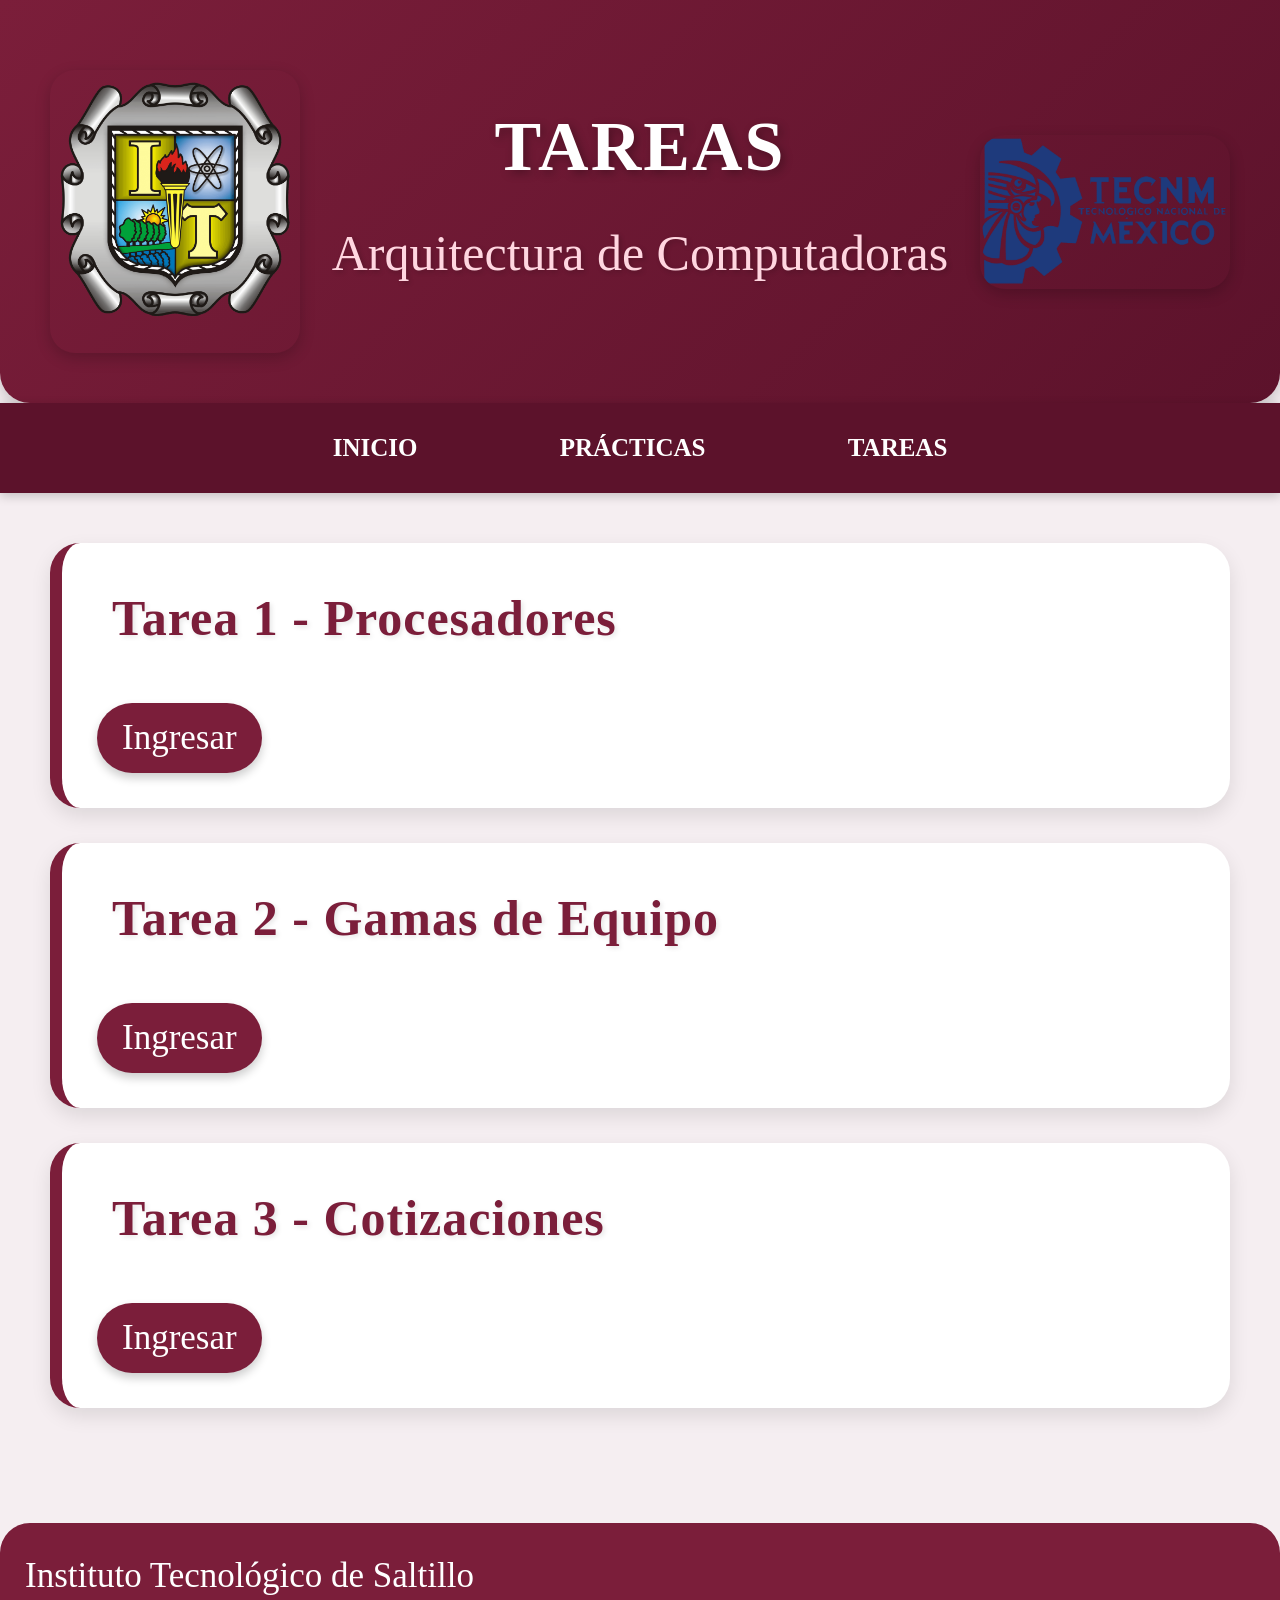
<file: Tareas.html>
<!DOCTYPE html>
<html lang="es">

<head>

<meta charset="UTF-8">
<meta name="viewport" content="width=device-width, initial-scale=1.0">

<meta http-equiv="Content-Security-Policy" content="default-src 'self'; img-src 'self' data: https:; style-src 'self' 'unsafe-inline';">

<title>Tareas</title>

<link rel="stylesheet" href="estilos.css">

</head>

<body>

<header class="header">

<img src="imagenes/its.png" class="logo" alt="Logo ITS">

<div class="titulo">

<h1>
TAREAS
</h1>

<p>
Arquitectura de Computadoras
</p>

</div>

<img src="imagenes/Logo-Tec.png" class="logo" alt="Logo Tec">

</header>

<nav>

<a href="index.html">INICIO</a>
<a href="Practicas.html">PRÁCTICAS</a>
<a href="Tareas.html">TAREAS</a>

</nav>

<section>

<div class="practicas-grid">

<div class="card">

<h2>
Tarea 1 - Procesadores
</h2>

<a href="Tarea1.html">

<button>
Ingresar
</button>

</a>

</div>

<div class="card">

<h2>
Tarea 2 - Gamas de Equipo
</h2>

<a href="Tarea2.html">

<button>
Ingresar
</button>

</a>

</div>

<div class="card">

<h2>
Tarea 3 - Cotizaciones
</h2>

<a href="Tarea3.html">

<button>
Ingresar
</button>

</a>

</div>

</div> </section> <footer>

<p>
Instituto Tecnológico de Saltillo
</p>

</footer>

</body>

</html>
</file>
<file: estilos.css>
/* CONFIGURACIÓN GENERAL */
/* Afecta a toda la página */
*{
    margin:0;
    padding:0;
    box-sizing:border-box;
    font-family:'Times New Roman', Times, serif, Helvetica, sans-serif;
}

/* FONDO GENERAL */
/* Afecta al body de index, tareas, prácticas y prácticas individuales */
body{
    background:#f5eef1;
    color:#333;
    font-size:25px;
    line-height:1.6;
}

/* ENCABEZADO SUPERIOR */
/* Afecta al header de index.html, tareas.html, practicas.html, Practica1.html, etc */
.header{    
    background:linear-gradient(135deg,#7b1e3a,#5c122b);
    color:white;
    display:flex;
    justify-content:space-between;
    align-items:center;
    padding:50px;
    flex-wrap:wrap;
    border-radius:0px 0px 30px 30px;
    box-shadow:0px 5px 15px rgba(0,0,0,0.2);
}

/* LOGOS */
/* Afecta a los logos del ITS y Tec */
.logo{
    width:250px;
    transition:0.3s;
}

/* EFECTO EN LOGOS */
/* Afecta cuando el cursor pasa sobre los logos */
.logo:hover{
    transform:scale(1.05) rotate(2deg);
}

/* CONTENEDOR DEL TÍTULO */
/* Afecta el texto central del encabezado */
.titulo{
    text-align:center;
    font-size:50px;
}

/* TÍTULO PRINCIPAL */
/* Afecta títulos como: PRÁCTICAS, TAREAS y ARQUITECTURA DE COMPUTADORAS */
.titulo h1{
    color:white;
    font-size:70px;
    margin-bottom:10px;
    text-shadow:3px 3px 10px rgba(0,0,0,0.3);
    letter-spacing:2px;
}

/* SUBTÍTULO DEL HEADER */
/* Afecta textos debajo del título principal */
.titulo p{
    color:#ffd6e0;
    font-size:50px;
    text-shadow:2px 2px 5px rgba(0,0,0,0.2);
}

/* MENÚ */
/* Afecta al menú de navegación */
nav{
    background:#5c122b;
    padding:25px;
    text-align:center;
    box-shadow:0px 3px 10px rgba(0,0,0,0.2);
    position:sticky;
    top:0;
    z-index:1000;
}

/* OPCIONES DEL MENÚ */
/* Afecta a INICIO, PRÁCTICAS y TAREAS */
nav a{
    color:white;
    text-decoration:none;
    margin:50px;
    font-weight:bold;
    font-size:25px;
    transition:0.3s;
    padding:12px 18px;
    border-radius:15px;
}

/* EFECTO DEL MENÚ */
/* Afecta cuando el cursor pasa sobre INICIO, PRÁCTICAS y TAREAS */
nav a:hover{
    color:#ffd6e0;
    letter-spacing:2px;
    background:rgba(255,255,255,0.1);
}

/* ESPACIO DE LAS SECCIONES */
/* Afecta todas las secciones de index, tareas y prácticas */
section{
    padding:50px;
}

/* TARJETAS */
/* Afecta cuadros como Práctica 1, Práctica 2, Tarea 1, etc */
.card{
    background:white;
    border-radius:30px;
    padding:35px;
    margin-bottom:35px;
    box-shadow:0px 8px 20px rgba(0,0,0,0.1);
    font-size:30px;
    transition:0.3s;
    border-left:12px solid #7b1e3a;
}

/* EFECTO DE TARJETAS */
/* Afecta cuando el cursor pasa sobre tarjetas */
.card:hover{
    transform:translateY(-8px);
    box-shadow:0px 12px 25px rgba(0,0,0,0.15);
    background:#fffafb;
}

/* TÍTULOS PRINCIPALES */
/* Afecta títulos como: Temario Completo, Prácticas y Tareas */
h1{
    color:#7b1e3a;
    font-size:50px;
}

/* SUBTÍTULOS */
/* Afecta textos como: Objetivo, Desarrollo, Materiales y Evidencias */
h2{
    color:#7b1e3a;
    font-size:50px;
    margin-bottom:20px;
    text-shadow:2px 2px 5px rgba(0,0,0,0.1);
    letter-spacing:1px;
    padding-left:15px;
}

/* TÍTULOS PEQUEÑOS */
/* Afecta subtítulos internos de prácticas y tareas */
h3{
    color:#7b1e3a;
    font-size:50px;
    margin-bottom:15px;
    padding-left:12px;
}

/* SUBTÍTULOS MÁS PEQUEÑOS */
/* Afecta títulos secundarios */
h4{
    color:#7b1e3a;
    font-size:80px;
    margin-bottom:10px;
}

/* PÁRRAFOS */
/* Afecta todos los textos */
p{
    margin-bottom:20px;
    text-align:justify;
}

/* LISTAS */
/* Afecta listas de características */
ul{
    margin-left:35px;
    margin-top:15px;
}

/* ELEMENTOS DE LISTA */
/* Afecta cada elemento individual */
li{
    margin-bottom:12px;
    padding-left:8px;
    transition:0.3s;
}

/* EFECTO EN LISTAS */
li:hover{
    color:#7b1e3a;
    transform:translateX(5px);
}

/* BOTONES */
/* Afecta botones como: Ingresar y Regresar */
button{
    background:#7b1e3a;
    color:white;
    border:none;
    padding:15px 25px;
    border-radius:50px;
    cursor:pointer;
    margin-top:25px;
    font-size:35px;
    transition:0.3s;
    box-shadow:0px 5px 10px rgba(0,0,0,0.2);
}

/* EFECTO DE LOS BOTONES */
/* Afecta cuando el cursor pasa sobre los botones */
button:hover{
    background:#5c122b;
    transform:scale(1.08);
    box-shadow:0px 8px 15px rgba(0,0,0,0.25);
}

/* IMÁGENES */
/* Afecta imágenes de prácticas y tareas */
img{
    border-radius:25px;
    margin-top:20px;
    box-shadow:0px 5px 15px rgba(0,0,0,0.2);
    transition:0.3s;
}

/* EFECTO EN IMÁGENES */
img:hover{
    transform:scale(1.02);
}

/* CAJAS DE INFORMACIÓN */
.info{
    background:#fff7fa;
    border-left:10px solid #7b1e3a;
    padding:25px;
    border-radius:20px;
    margin-top:20px;
    margin-bottom:20px;
    box-shadow:0px 3px 10px rgba(0,0,0,0.08);
}

/* FILAS O APARTADOS */
.fila{
    background:white;
    border-radius:20px;
    padding:25px;
    margin-top:20px;
    margin-bottom:20px;
    box-shadow:0px 3px 10px rgba(0,0,0,0.08);
    transition:0.3s;
}

/* EFECTO EN FILAS */
.fila:hover{
    background:#fff8fb;
    transform:translateY(-3px);
}

/* ICONOS DECORATIVOS */
.icono{
    width:90px;
    height:90px;
    border-radius:50%;
    display:flex;
    justify-content:center;
    align-items:center;
    font-size:45px;
    color:white;
    background:#7b1e3a;
    box-shadow:0px 5px 10px rgba(0,0,0,0.2);
}

/* PIE DE PÁGINA */
/* Afecta footer de index, tareas y prácticas */
footer{
    background:#7b1e3a;
    color:white;
    text-align:center;
    padding:25px;
    margin-top:30px;
    font-size:35px;
    border-radius:30px 30px 0px 0px;
}

/* REDES SOCIALES */
/* Afecta enlaces de Facebook, Instagram, etc */
footer a{
    color:#8ec5ff;
    text-decoration:none;
    margin:15px;
    font-size:30px;
    transition:0.3s;
    font-weight:bold;
}

/* EFECTO EN REDES SOCIALES */
/* Afecta cuando el cursor pasa sobre redes */
footer a:hover{
    color:white;
    letter-spacing:1px;
}
</file>
